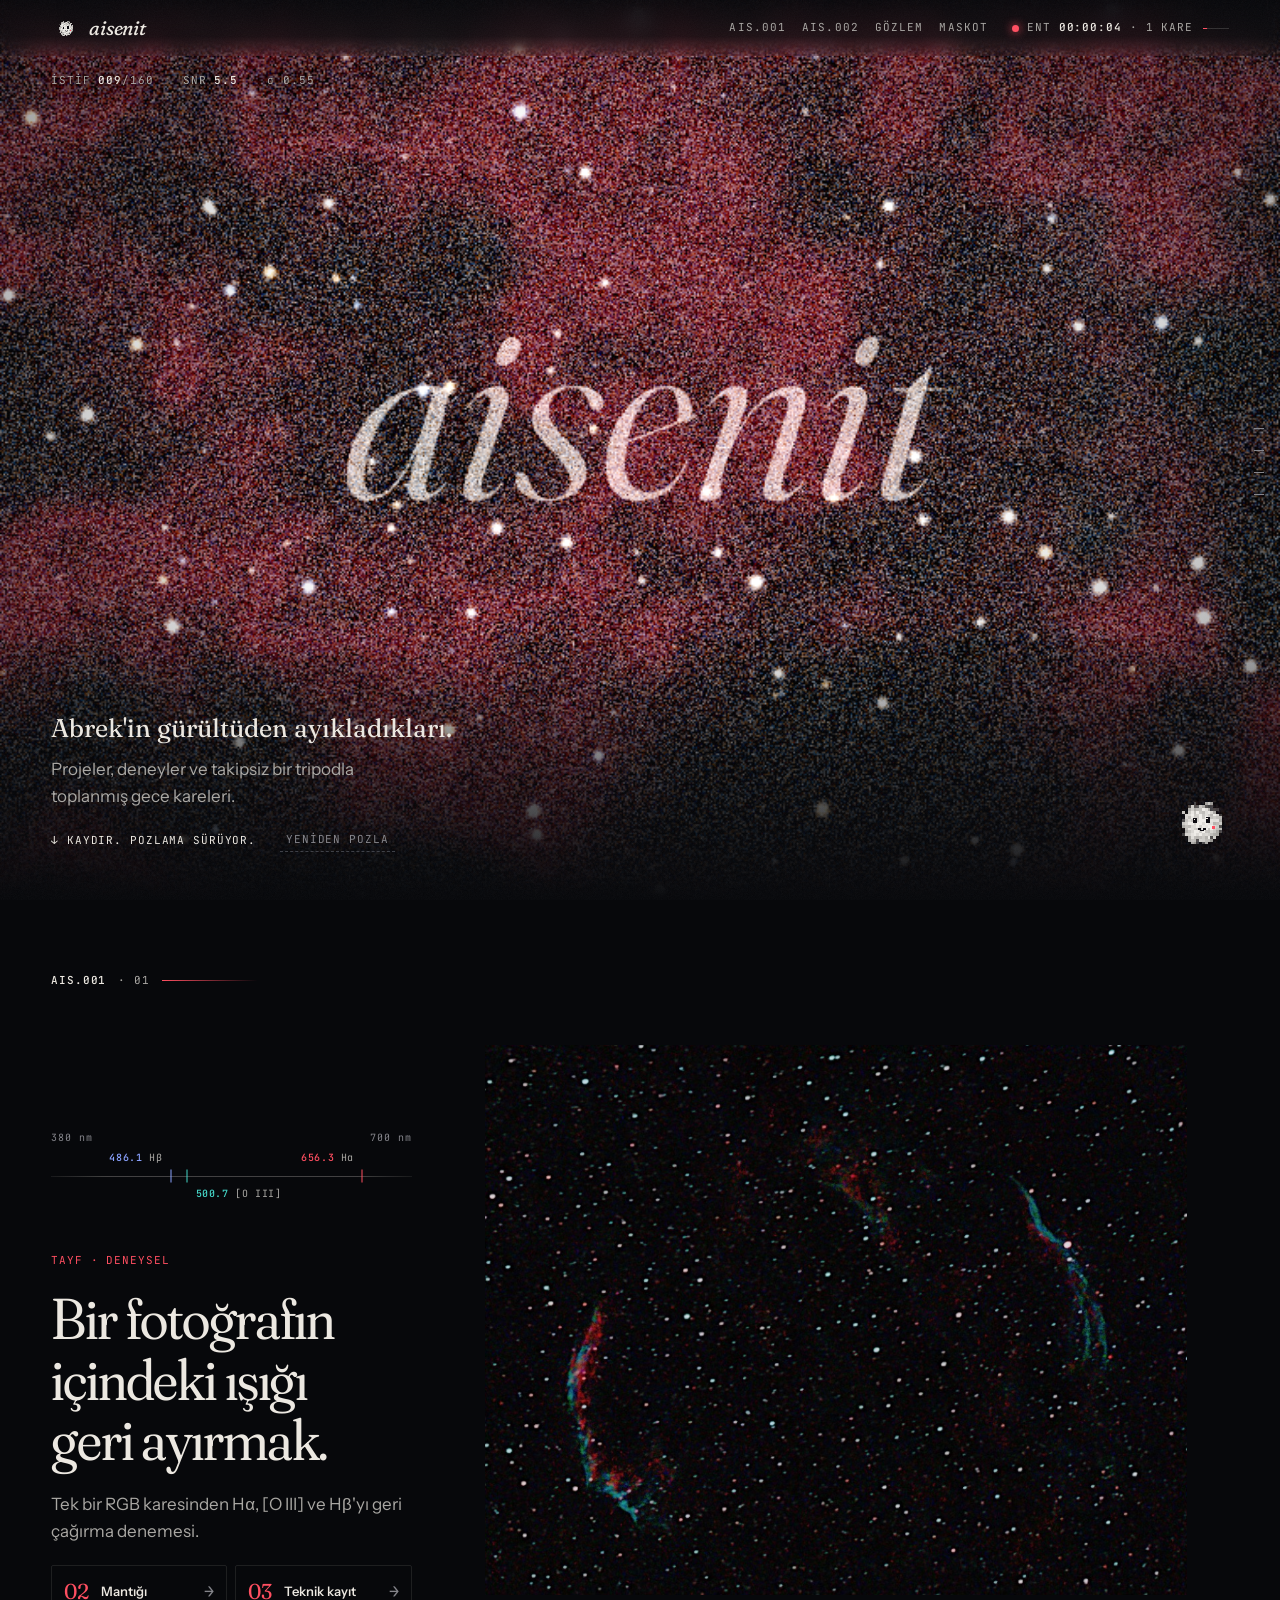
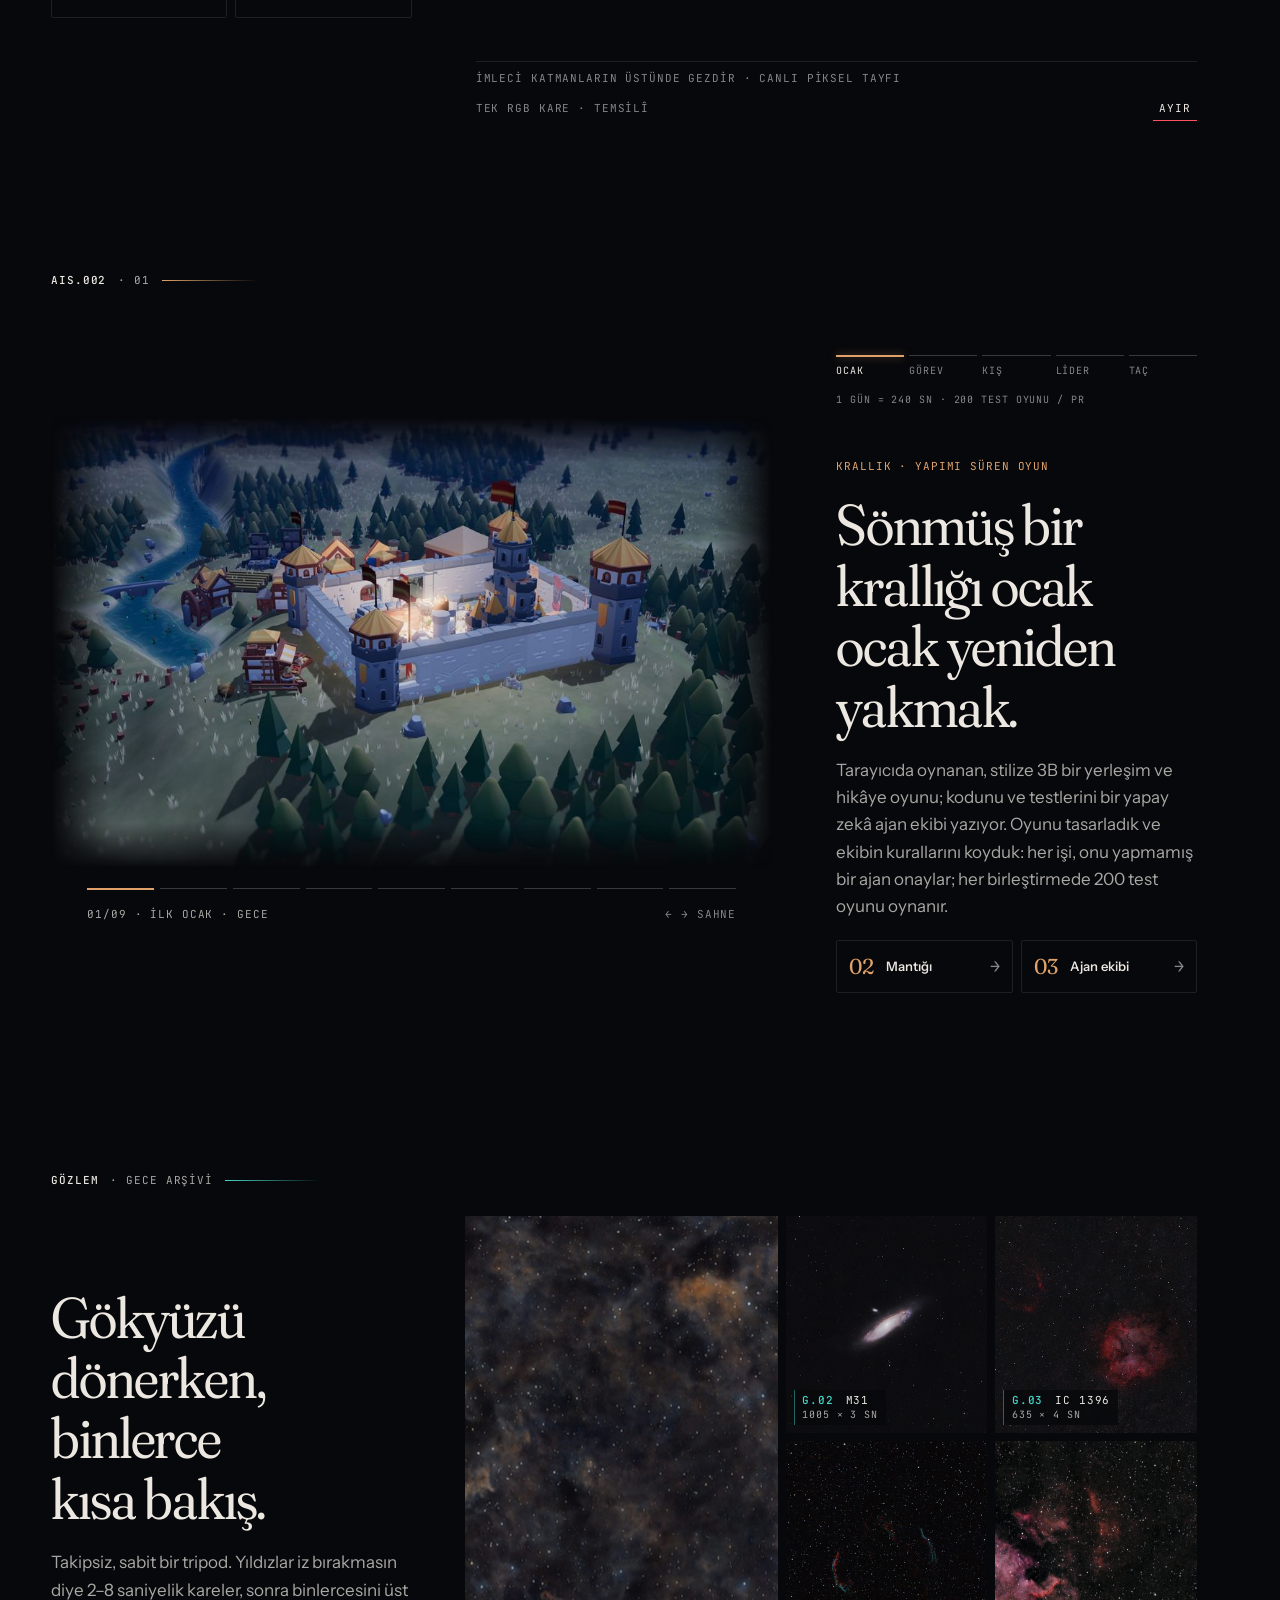
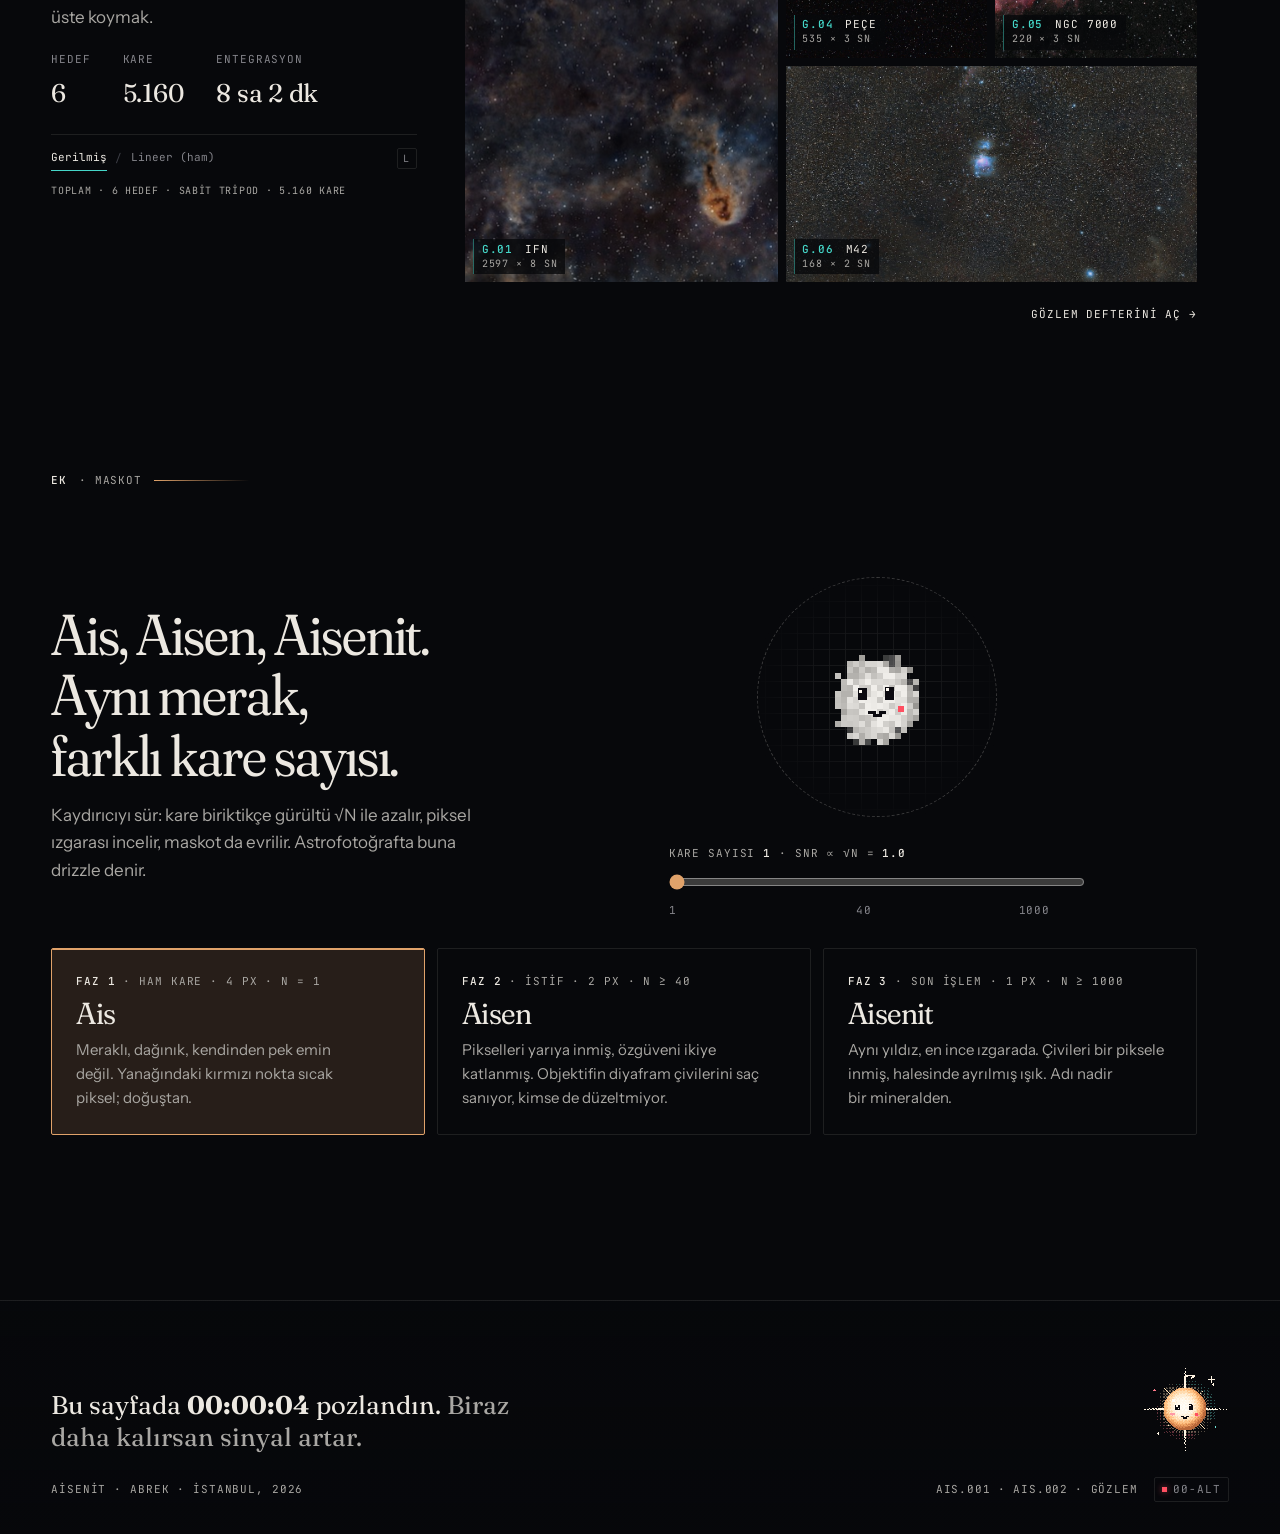
<file: index.html>
<!doctype html>
<html lang="tr" class="kilitli">
<head>
  <meta charset="utf-8">
  <meta name="viewport" content="width=device-width, initial-scale=1">
  <title>Aisenit · Abrek</title>
  <meta name="description" content="Abrek'in projeleri, deneyleri ve takipsiz bir tripodla toplanmış gece kareleri.">
  <meta name="theme-color" content="#07080b">
  <meta property="og:type" content="website">
  <meta property="og:site_name" content="Aisenit">
  <meta property="og:url" content="https://wiseais.github.io/">
  <meta property="og:title" content="Aisenit · Abrek">
  <meta property="og:description" content="Gürültüden ayıklananlar: projeler, deneyler ve takipsiz bir tripodla toplanmış gece kareleri.">
  <meta property="og:image" content="https://wiseais.github.io/assets/img/og.jpg">
  <meta property="og:image:width" content="1200">
  <meta property="og:image:height" content="630">
  <meta property="og:image:alt" content="Integrated Flux Nebula: kahverengi ve mavi toz bulutları">
  <meta property="og:locale" content="tr_TR">
  <meta name="twitter:card" content="summary_large_image">
  <link rel="icon" href="/assets/img/favicon.svg" type="image/svg+xml">
  <link rel="preconnect" href="https://fonts.googleapis.com">
  <link rel="preconnect" href="https://fonts.gstatic.com" crossorigin>
  <link rel="stylesheet" href="https://fonts.googleapis.com/css2?family=Fraunces:ital,opsz,wght,SOFT,WONK@0,9..144,300..700,0..100,0..1;1,9..144,300..700,0..100,0..1&family=Instrument+Sans:wght@400..600&family=JetBrains+Mono:wght@400;500&display=swap">
  <link rel="stylesheet" href="/assets/css/site.css?v=20261127a">
  <link rel="stylesheet" href="/assets/css/sayfalar/ana.css?v=20261127a">
  <script type="module" src="/assets/js/main.js?v=20261127a"></script>
</head>
<body data-ekran="giris">
  <gok-atmosfer></gok-atmosfer>
  <a class="atla" href="#icerik">İçeriğe geç</a>

  <header class="ust">
    <a class="marka" href="/" aria-label="Aisenit ana sayfa"><ais-maskot faz="ais" boyut="30"></ais-maskot><span>aisenit</span></a>
    <nav class="ust-nav" aria-label="Ana gezinme" data-ray>
      <a href="#ais-001">AIS.001</a>
      <a href="#ais-002">AIS.002</a>
      <a href="#gozlem">Gözlem</a>
      <a href="#maskot">Maskot</a>
    </nav>
    <button type="button" class="entegrasyon veri" data-entegrasyon aria-expanded="false" aria-controls="ent-fis" title="Bu oturumda geçirdiğin süre. Her 4 saniye bir kare sayılır.">
      <span class="uzun">ENT</span> <b data-sure>00:00:00</b> <span class="uzun">· <span data-kare>0</span> kare</span>
      <span class="ent-serit" aria-hidden="true"><i></i></span>
    </button>
  </header>

  <aside class="ent-fis veri" id="ent-fis" data-ent-fis hidden aria-label="Oturum pozlama özeti">
    <p class="ent-fis-bas" data-ent-fis-bas>OTURUM · 0 KARE · √N = 1.0</p>
    <p class="ent-fis-durum" data-ent-fis-durum>Henüz tek kare sayılırsın. Gürültü yüksek.</p>
  </aside>

  <ol class="ray veri" data-ray aria-label="Bölümler">
    <li><a href="#giris"><span>00 · Giriş</span></a></li>
    <li><a href="#ais-001"><span>AIS.001 · Tayf</span></a></li>
    <li><a href="#ais-002"><span>AIS.002 · Krallık</span></a></li>
    <li><a href="#gozlem"><span>Gözlem</span></a></li>
    <li><a href="#maskot"><span>Maskot</span></a></li>
  </ol>

  <main id="icerik">

    <section class="ekran giris" id="giris" data-no="00" data-ais-hedef=".giris" data-ais-konum="1 1 -78 -78" data-ais-sozler='["Merhaba, ben Ais. Tutup fırlatabilirsin; kenarlardan sekerim, alışkınım.", "Bu gürültü benim değil, sensörün. Çoğunlukla.", "Yukarıdaki harfler 160 karede netleşiyor. Ben tek karedeyim, idare et.", "Yeniden pozla dersen harfler sıfırlanır. Ben sıfırlanmam, hafızam var.", "Aşağıda işler ciddileşiyor. Yine de gelirim."]'>
      <istif-tuvali metin="aisenit" kare="160" data-istif></istif-tuvali>
      <h1 class="gizli">Aisenit</h1>

      <p class="giris-olcum veri">
        <span class="giris-olcum-veri" aria-hidden="true">İSTİF <b data-istif-kare>000</b>/160 <span class="ayrac">·</span> SNR <b data-istif-snr>0.0</b> <span class="ayrac">·</span> <span class="kucuk-harf">σ</span> 0.55</span>
        <span class="giris-clip-not" data-istif-clip role="status" aria-live="polite" hidden>UYDU İZİ · <span class="kucuk-harf">σ</span>-CLIP REDDETTİ</span>
        <span class="giris-uyari" data-istif-uyari role="status" aria-live="polite" hidden><span class="giris-uyari-metin" data-istif-uyari-metin>1 kare kirli ·</span> <button type="button" class="giris-at" data-istif-at>[At]</button></span>
      </p>

      <div class="giris-alt">
        <p class="giris-soz" data-belir>Abrek'in gürültüden ayıkladıkları.</p>
        <p class="giris-not" data-belir style="--sira:1">Projeler, deneyler ve takipsiz bir tripodla toplanmış gece kareleri.</p>
        <div class="giris-eylem" data-belir style="--sira:2">
          <a class="asagi veri" href="#ais-001"><span aria-hidden="true">↓</span> Kaydır. Pozlama sürüyor.</a>
          <button class="yeniden veri" type="button" data-yeniden>Yeniden pozla</button>
        </div>
      </div>

    </section>

    <section class="ekran proje proje-001" id="ais-001" data-no="01" style="--vurgu: var(--ha)" data-ais-hedef=".proje-gorsel" data-ais-konum="0.93 0.1" data-ais-sozler='["Tek RGB karesinden üç ayrı gaz çıkarıyoruz. Ben tek kareden kendimi zor çıkarıyorum.", "Hα kırmızı, [O III] turkuaz. Ben hangisiyim, hâlâ tartışmalı.", "Üçe ayrılınca daha mı net oluyorsun? Denemeye korkuyorum.", "Görselin üstüne fırlat beni istersen. Kanal kayması nasıl olurmuş gör."]'>
      <p class="kunye veri"><b>AIS.001</b> · 01</p>

      <div class="proje-gorsel" data-belir>
        <kanal-ayrimi src="/assets/img/gozlem/veil-2400.jpg" kirp="0.27 0.28 0.44 0.48" alt="Peçe bulutsusunun yayları"></kanal-ayrimi>
      </div>

      <div class="proje-metin">
        <div class="enstruman-ust" data-belir>
          <div class="emisyon-cetvel veri" aria-label="Görünür tayf emisyon çizgileri: 380–700 nanometre">
            <div class="cetvel-eksen" aria-hidden="true">
              <span class="cetvel-uc">380 <span class="kucuk-harf">nm</span></span>
              <span class="cetvel-uc">700 <span class="kucuk-harf">nm</span></span>
            </div>
            <div class="cetvel-hat">
              <span class="cetvel-centik cetvel-ust cetvel-sol" data-cetvel="hb" style="--pos:33.16%;--c:#8aa2ff">
                <i aria-hidden="true"></i>
                <span class="cetvel-etiket"><b>486.1</b> <span class="kucuk-harf">Hβ</span></span>
              </span>
              <span class="cetvel-centik cetvel-alt cetvel-sag" data-cetvel="oiii" style="--pos:37.72%;--c:var(--oiii)">
                <i aria-hidden="true"></i>
                <span class="cetvel-etiket"><b>500.7</b> <span class="kucuk-harf">[O&nbsp;III]</span></span>
              </span>
              <span class="cetvel-centik cetvel-ust cetvel-sol" data-cetvel="ha" style="--pos:86.34%;--c:var(--ha)">
                <i aria-hidden="true"></i>
                <span class="cetvel-etiket"><b>656.3</b> <span class="kucuk-harf">Hα</span></span>
              </span>
            </div>
          </div>
        </div>

        <div class="proje-govde">
          <p class="proje-ad veri" data-belir>Tayf · deneysel</p>
          <h2 data-belir style="--sira:1">Bir fotoğrafın içindeki ışığı geri ayırmak.</h2>
          <p class="proje-ozet" data-belir style="--sira:2">Tek bir RGB karesinden Hα, [O&nbsp;III] ve Hβ'yı geri çağırma denemesi.</p>
          <nav class="kapilar ince" aria-label="AIS.001 derinlikleri" data-belir style="--sira:3">
            <a class="kapi" href="/ais-001/02/"><span class="kapi-no">02</span><span class="kapi-ad">Mantığı</span><span class="kapi-ok" aria-hidden="true">→</span></a>
            <a class="kapi" href="/ais-001/03/"><span class="kapi-no">03</span><span class="kapi-ad">Teknik kayıt</span><span class="kapi-ok" aria-hidden="true">→</span></a>
          </nav>
        </div>
      </div>
    </section>

    <section class="ekran proje proje-002" id="ais-002" data-no="01" style="--vurgu: var(--toz)" data-ais-hedef=".krallik-kare" data-ais-konum="0.655 0.07" data-ais-fener data-ais-sozler='["Oyunda fenerdeyim. Yardım ettikçe sönüyorum, burada şarj oluyorum.", "Yanımdaki köylü %20 hızlı çalışıyor. Sadece bakıyorum, işe yarıyor.", "Her değişiklikte 200 test oyunu oynanıyor. Bazılarında kaleyi yakıyorlar.", "Krallık çökerse dünyayı bir kez durdururum. İkincisine ışığım yetmez."]'>
      <p class="kunye veri"><b>AIS.002</b> · 01</p>

      <div class="proje-gorsel" data-belir>
        <krallik-sahne></krallik-sahne>
      </div>

      <div class="proje-metin">
        <div class="enstruman-ust" data-belir>
          <div class="krallik-dongu veri" aria-label="Krallık sahne döngüsü">
            <ol class="dongu-serit">
              <li><button type="button" class="dongu-adim etkin" data-dongu="gece" data-sahne-indeks="0" aria-pressed="true">OCAK</button></li>
              <li><button type="button" class="dongu-adim" data-dongu="gorev" data-sahne-indeks="2" aria-pressed="false">GÖREV</button></li>
              <li><button type="button" class="dongu-adim" data-dongu="kis" data-sahne-indeks="4" aria-pressed="false">KIŞ</button></li>
              <li><button type="button" class="dongu-adim" data-dongu="lider" data-sahne-indeks="7" aria-pressed="false">LİDER</button></li>
              <li><button type="button" class="dongu-adim" data-dongu="tac" data-sahne-indeks="8" aria-pressed="false">TAÇ</button></li>
            </ol>
            <p class="krallik-sistem">1 GÜN = 240 SN · 200 TEST OYUNU / PR</p>
          </div>
        </div>

        <div class="proje-govde">
          <p class="proje-ad veri" data-belir>Krallık · yapımı süren oyun</p>
          <h2 data-belir style="--sira:1">Sönmüş bir krallığı ocak ocak yeniden yakmak.</h2>
          <p class="proje-ozet" data-belir style="--sira:2">Tarayıcıda oynanan, stilize 3B bir yerleşim ve hikâye oyunu; kodunu ve testlerini bir yapay zekâ ajan ekibi yazıyor. Oyunu tasarladık ve ekibin kurallarını koyduk: her işi, onu yapmamış bir ajan onaylar; her birleştirmede 200 test oyunu oynanır.</p>
          <nav class="kapilar ince" aria-label="AIS.002 derinlikleri" data-belir style="--sira:3">
            <a class="kapi" href="/ais-002/02/"><span class="kapi-no">02</span><span class="kapi-ad">Mantığı</span><span class="kapi-ok" aria-hidden="true">→</span></a>
            <a class="kapi" href="/ais-002/03/"><span class="kapi-no">03</span><span class="kapi-ad">Ajan ekibi</span><span class="kapi-ok" aria-hidden="true">→</span></a>
          </nav>
        </div>
      </div>
    </section>

    <section class="ekran gozlem-ozet" id="gozlem" data-no="G" style="--vurgu: var(--oiii)" data-ais-hedef=".gozlem-telemetri" data-ais-konum="0.08 1 0 68" data-ais-sozler='["Dört gece, 2.597 kare. Ben ilk karede sıkılmıştım.", "Andromeda her baktığımda biraz yaklaşmış gibi geliyor. Çünkü yaklaşıyor.", "Hepsi takipsiz tripodla. Gökyüzü kaçıyor, kısa kısa yakalıyoruz.", "Bazen kadrajdan Starlink geçiyor. Onları istiften atıyoruz; kibar bir şekilde."]'>
      <p class="kunye veri"><b>GÖZLEM</b> · gece arşivi</p>

      <div class="gozlem-bas">
        <h2 data-belir>Gökyüzü dönerken, binlerce kısa bakış.</h2>
        <p data-belir style="--sira:1">Takipsiz, sabit bir tripod. Yıldızlar iz bırakmasın diye 2–8 saniyelik kareler, sonra binlercesini üst üste koymak.</p>
        <dl class="toplam veri" data-belir style="--sira:2">
          <div><dt>Hedef</dt><dd>6</dd></div>
          <div><dt>Kare</dt><dd>5.160</dd></div>
          <div><dt>Entegrasyon</dt><dd>8 sa 2 dk</dd></div>
        </dl>
        <div class="gozlem-araclar" data-belir style="--sira:3">
          <div class="gozlem-mod veri" role="group" aria-label="Görüntü tonu">
            <button type="button" data-gozlem-mod="gerilmis" class="etkin" aria-pressed="true">Gerilmiş</button>
            <span class="gozlem-mod-ayrac" aria-hidden="true">/</span>
            <button type="button" data-gozlem-mod="lineer" aria-pressed="false">Lineer (ham)</button>
            <span class="gozlem-mod-tus" aria-hidden="true">L</span>
          </div>
          <p class="gozlem-telemetri veri" data-gozlem-telemetri>TOPLAM · 6&nbsp;HEDEF · SABİT&nbsp;TRİPOD · 5.160&nbsp;KARE</p>
        </div>
      </div>

      <gozlem-masa class="mozaik">
        <a class="kare kare-buyuk" href="/gozlem/#ifn" data-belir style="--sira:1" data-kod="G.01" data-hedef="IFN" data-takimyildiz="Cepheus" data-yer="Eşkel" data-optik="75&nbsp;mm&nbsp;f/1.8" data-poz="2597&nbsp;×&nbsp;8&nbsp;sn">
          <img src="/assets/img/gozlem/ifn-1000.jpg" srcset="/assets/img/gozlem/ifn-1000.jpg 1000w, /assets/img/gozlem/ifn-2400.jpg 2400w" sizes="(max-width: 760px) 100vw, 40vw" alt="Integrated Flux Nebula: LBN 552 ve LDN 1228 çevresinde kahverengi ve mavi toz bulutları" loading="lazy">
          <span class="kare-etiket veri">
            <span class="kare-ust"><b>G.01</b> <span lang="en">IFN</span></span>
            <span class="kare-poz">2597&nbsp;×&nbsp;8&nbsp;sn</span>
          </span>
        </a>
        <a class="kare" href="/gozlem/#andromeda" data-belir style="--sira:2" data-kod="G.02" data-hedef="M31 Andromeda" data-takimyildiz="Andromeda" data-yer="Eşkel" data-optik="75&nbsp;mm&nbsp;f/1.8" data-poz="1005&nbsp;×&nbsp;3&nbsp;sn">
          <img src="/assets/img/gozlem/andromeda-1000.jpg" alt="Andromeda galaksisi, yıldız alanının ortasında eğik bir ışık diski" loading="lazy">
          <span class="kare-etiket veri">
            <span class="kare-ust"><b>G.02</b> <span lang="en">M31</span></span>
            <span class="kare-poz">1005&nbsp;×&nbsp;3&nbsp;sn</span>
          </span>
        </a>
        <a class="kare" href="/gozlem/#hortum" data-belir style="--sira:3" data-kod="G.03" data-hedef="Fil Hortumu" data-takimyildiz="Cepheus" data-yer="İstanbul" data-optik="75&nbsp;mm&nbsp;f/1.8" data-poz="635&nbsp;×&nbsp;4&nbsp;sn">
          <img src="/assets/img/gozlem/elep-1000.jpg" alt="Fil Hortumu bulutsusu, IC 1396 çevresinde kırmızı H-alfa bulutu" loading="lazy">
          <span class="kare-etiket veri">
            <span class="kare-ust"><b>G.03</b> <span lang="en">IC 1396</span></span>
            <span class="kare-poz">635&nbsp;×&nbsp;4&nbsp;sn</span>
          </span>
        </a>
        <a class="kare" href="/gozlem/#veil" data-belir style="--sira:4" data-kod="G.04" data-hedef="Peçe Bulutsusu" data-takimyildiz="Kuğu" data-yer="İstanbul" data-optik="75&nbsp;mm&nbsp;f/1.6" data-poz="535&nbsp;×&nbsp;3&nbsp;sn">
          <img src="/assets/img/gozlem/veil-1000.jpg" alt="Peçe bulutsusu, yıldız alanının içinde kırmızı ve turkuaz iki ince yay" loading="lazy">
          <span class="kare-etiket veri">
            <span class="kare-ust"><b>G.04</b> Peçe</span>
            <span class="kare-poz">535&nbsp;×&nbsp;3&nbsp;sn</span>
          </span>
        </a>
        <a class="kare" href="/gozlem/#ngc7000" data-belir style="--sira:5" data-kod="G.05" data-hedef="Kuzey Amerika" data-takimyildiz="Kuğu" data-yer="İstanbul" data-optik="75&nbsp;mm&nbsp;f/1.8" data-poz="220&nbsp;×&nbsp;3&nbsp;sn">
          <img src="/assets/img/gozlem/ngc7000-1000.jpg" alt="Kuzey Amerika bulutsusu NGC 7000 ve yanında Pelikan bulutsusu" loading="lazy">
          <span class="kare-etiket veri">
            <span class="kare-ust"><b>G.05</b> <span lang="en">NGC 7000</span></span>
            <span class="kare-poz">220&nbsp;×&nbsp;3&nbsp;sn</span>
          </span>
        </a>
        <a class="kare kare-genis" href="/gozlem/#m42" data-belir style="--sira:6" data-kod="G.06" data-hedef="Orion Bulutsusu" data-takimyildiz="Avcı" data-yer="Marmara Ereğlisi" data-optik="75&nbsp;mm&nbsp;f/1.8" data-poz="168&nbsp;×&nbsp;2&nbsp;sn">
          <img src="/assets/img/gozlem/m42-1000.jpg" alt="Orion bulutsusu, yıldız alanının ortasında mavi-pembe bir parıltı" loading="lazy">
          <span class="kare-etiket veri">
            <span class="kare-ust"><b>G.06</b> <span lang="en">M42</span></span>
            <span class="kare-poz">168&nbsp;×&nbsp;2&nbsp;sn</span>
          </span>
        </a>
      </gozlem-masa>

      <a class="gozlem-git veri" href="/gozlem/" data-belir>Gözlem defterini aç <span aria-hidden="true">→</span></a>
    </section>

    <section class="ekran maskot-ekran" id="maskot" data-no="M" style="--vurgu: var(--toz)" data-ais-hedef=".evrim-sahne ais-maskot" data-ais-konum="0.5 0.5" data-ais-ev>
      <p class="kunye veri"><b>EK</b> · maskot</p>

      <div class="maskot-bas">
        <h2 data-belir>Ais, Aisen, Aisenit. Aynı merak, farklı kare sayısı.</h2>
        <p data-belir style="--sira:1">Kaydırıcıyı sür: kare biriktikçe gürültü √N ile azalır, piksel ızgarası incelir, maskot da evrilir. Astrofotoğrafta buna drizzle denir.</p>
      </div>

      <maskot-evrim>
        <div class="evrim-sahne" data-izgara="16">
          <ais-maskot faz="ais" boyut="180" konus kendiliginden data-evrim-maskot></ais-maskot>
        </div>
        <div class="evrim-kontrol">
          <label class="veri" for="kare-sayisi">Kare sayısı <b data-evrim-n>1</b> · SNR ∝ √N = <b data-evrim-snr>1.0</b></label>
          <input id="kare-sayisi" type="range" min="0" max="1000" value="0" step="1" data-evrim-girdi>
          <ol class="evrim-olcek veri" aria-hidden="true"><li style="--x:0">1</li><li style="--x:.469">40</li><li style="--x:.879">1000</li></ol>
        </div>
      </maskot-evrim>

      <ol class="fazlar">
        <li class="faz" data-belir data-faz-kart="ais">
          <p class="veri"><b>Faz 1</b> · ham kare · 4 px · N = 1</p>
          <h3>Ais</h3>
          <p>Meraklı, dağınık, kendinden pek emin değil. Yanağındaki kırmızı nokta sıcak piksel; doğuştan.</p>
        </li>
        <li class="faz" data-belir style="--sira:1" data-faz-kart="aisen">
          <p class="veri"><b>Faz 2</b> · istif · 2 px · N ≥ 40</p>
          <h3>Aisen</h3>
          <p>Pikselleri yarıya inmiş, özgüveni ikiye katlanmış. Objektifin diyafram çivilerini saç sanıyor, kimse de düzeltmiyor.</p>
        </li>
        <li class="faz" data-belir style="--sira:2" data-faz-kart="aisenit">
          <p class="veri"><b>Faz 3</b> · son işlem · 1 px · N ≥ 1000</p>
          <h3>Aisenit</h3>
          <p>Aynı yıldız, en ince ızgarada. Çivileri bir piksele inmiş, halesinde ayrılmış ışık. Adı nadir bir mineralden.</p>
        </li>
      </ol>
    </section>
  </main>

  <ais-maskot data-yol-arkadasi faz="ais" boyut="84" konus></ais-maskot>

  <footer class="alt">
    <div class="alt-ust">
      <p class="alt-soz">Bu sayfada <b data-sure>00:00:00</b> pozlandın. <span class="isik-2">Biraz daha kalırsan sinyal artar.</span></p>
      <ais-maskot faz="aisenit" boyut="88" konus data-sozler='["Aisenit · nadir mineral. Sertlik: Mohs 7. Sabır: 2597 × 8 sn.", "Sıcak pikselim hâlâ yerinde. Bazı şeyler kalibre edilmez.", "Sayfa bitti. Ama sensör hâlâ açık; aşağıyı biraz daha zorlayabilirsin."]'></ais-maskot>
    </div>
    <div class="alt-satir veri">
      <span>aisenit · Abrek · İstanbul, 2026</span>
      <span class="alt-baglar">
        <a href="/ais-001/02/">AIS.001</a> · <a href="/ais-002/02/">AIS.002</a> · <a href="/gozlem/">Gözlem</a>
        <button type="button" class="kk-tetik veri" data-kk-tetik title="Karanlık kare (3 kez dokun veya basılı tut)"><span class="kk-nokta" aria-hidden="true"></span>00-ALT</button>
      </span>
    </div>
  </footer>
<script data-goatcounter="https://wiseais.goatcounter.com/count" async src="//gc.zgo.at/count.js"></script>
</body>
</html>
</file>
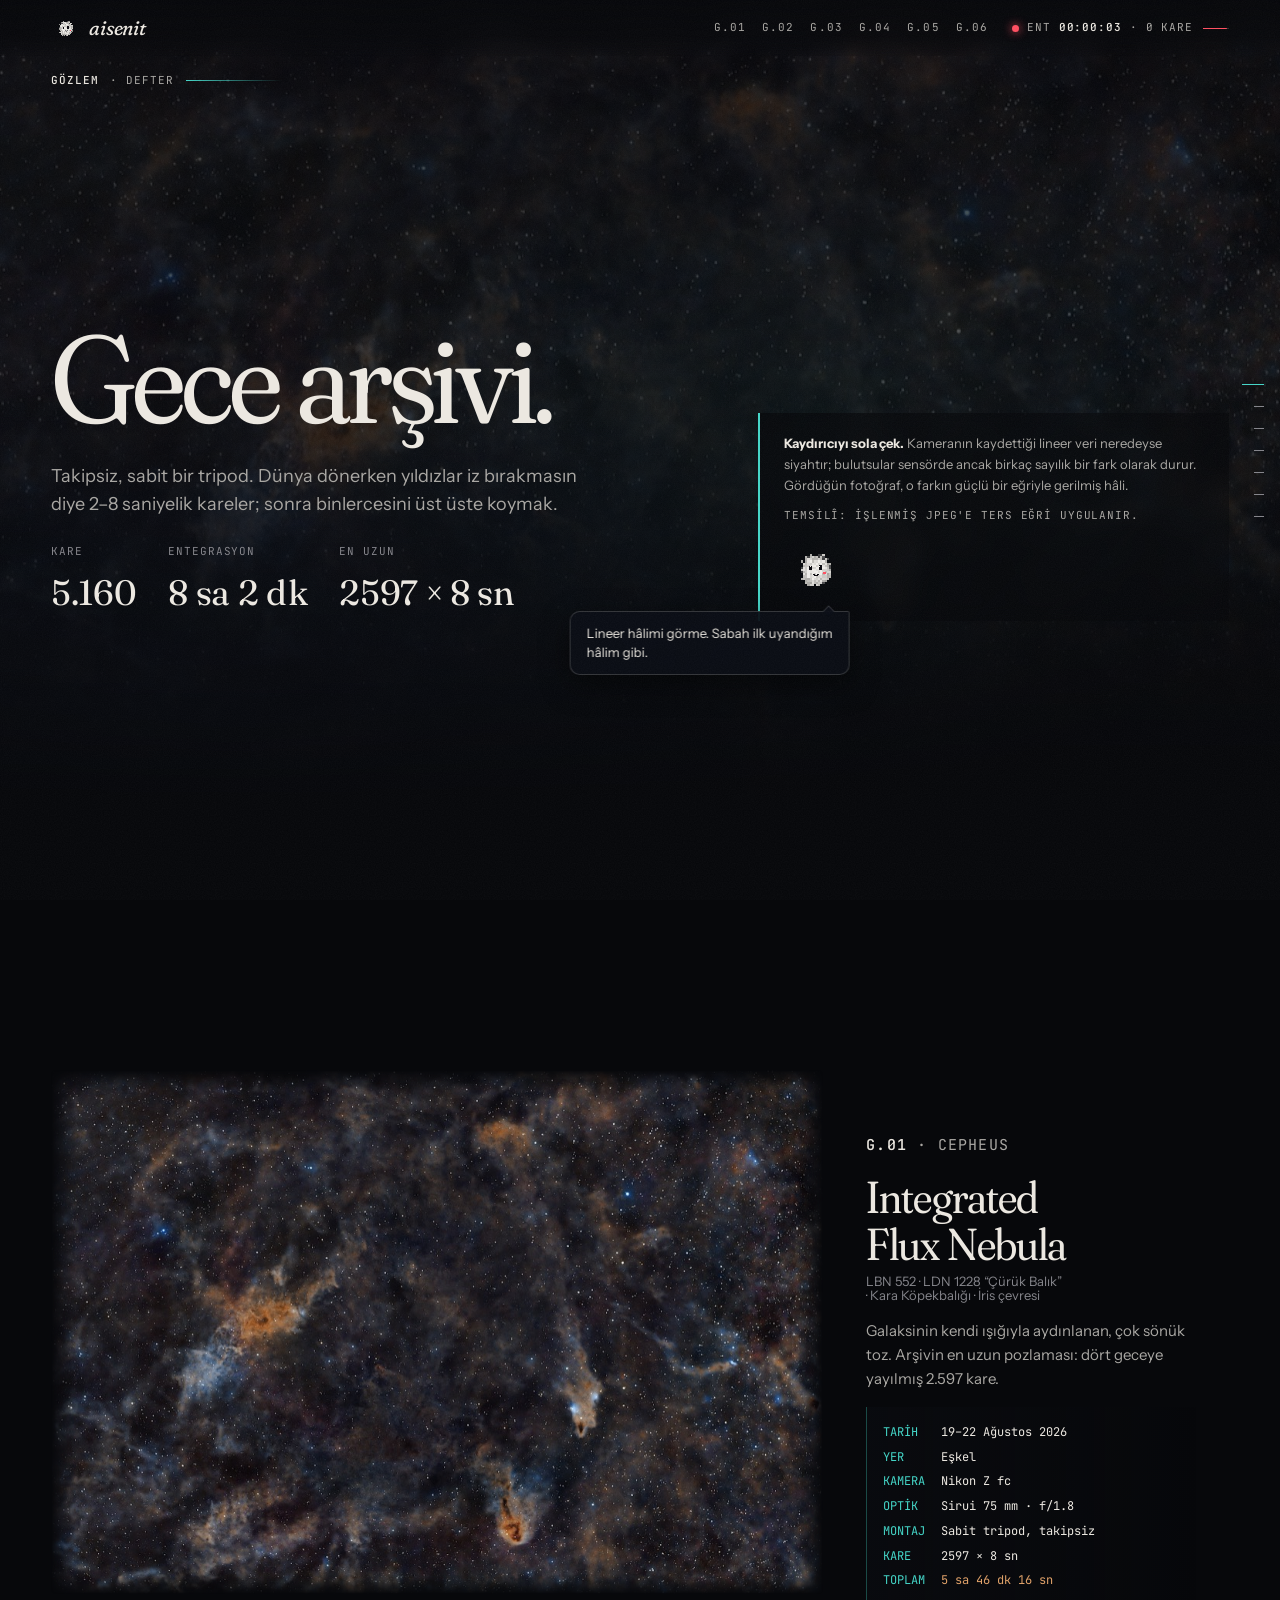
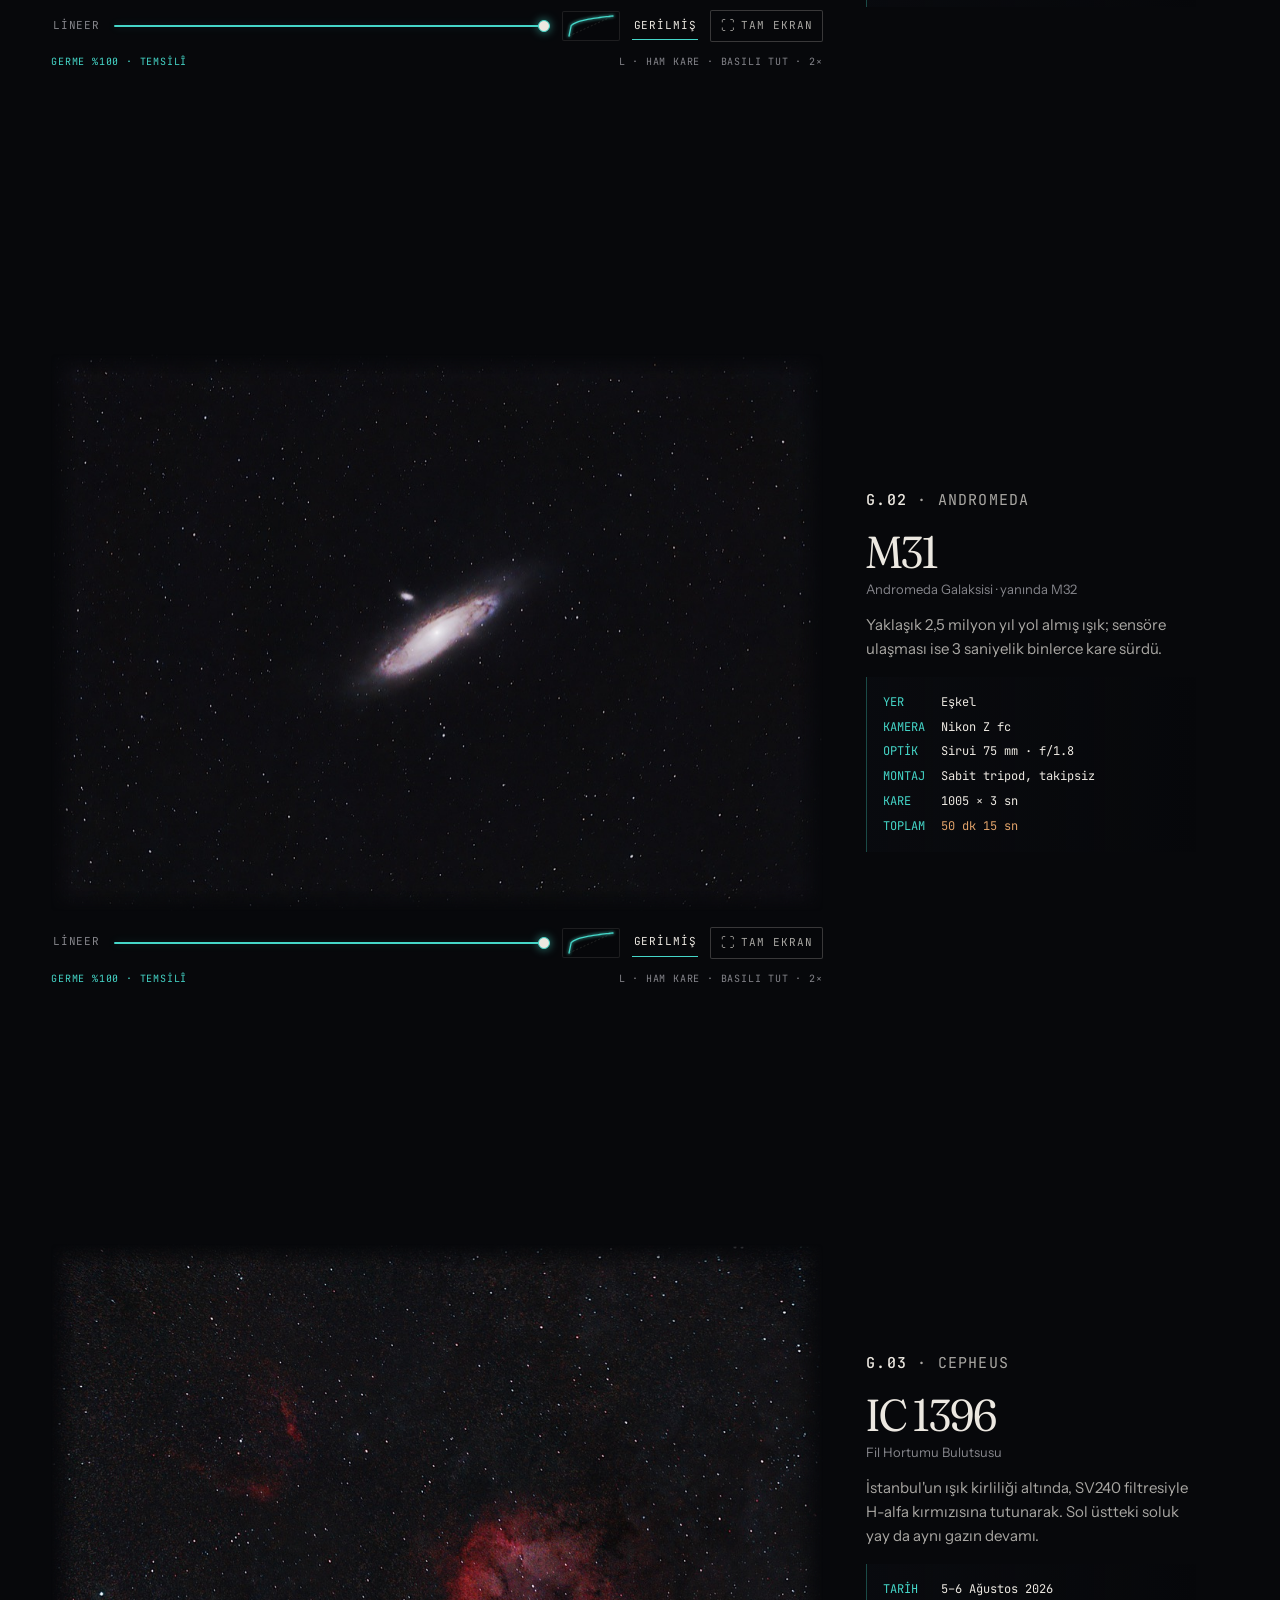
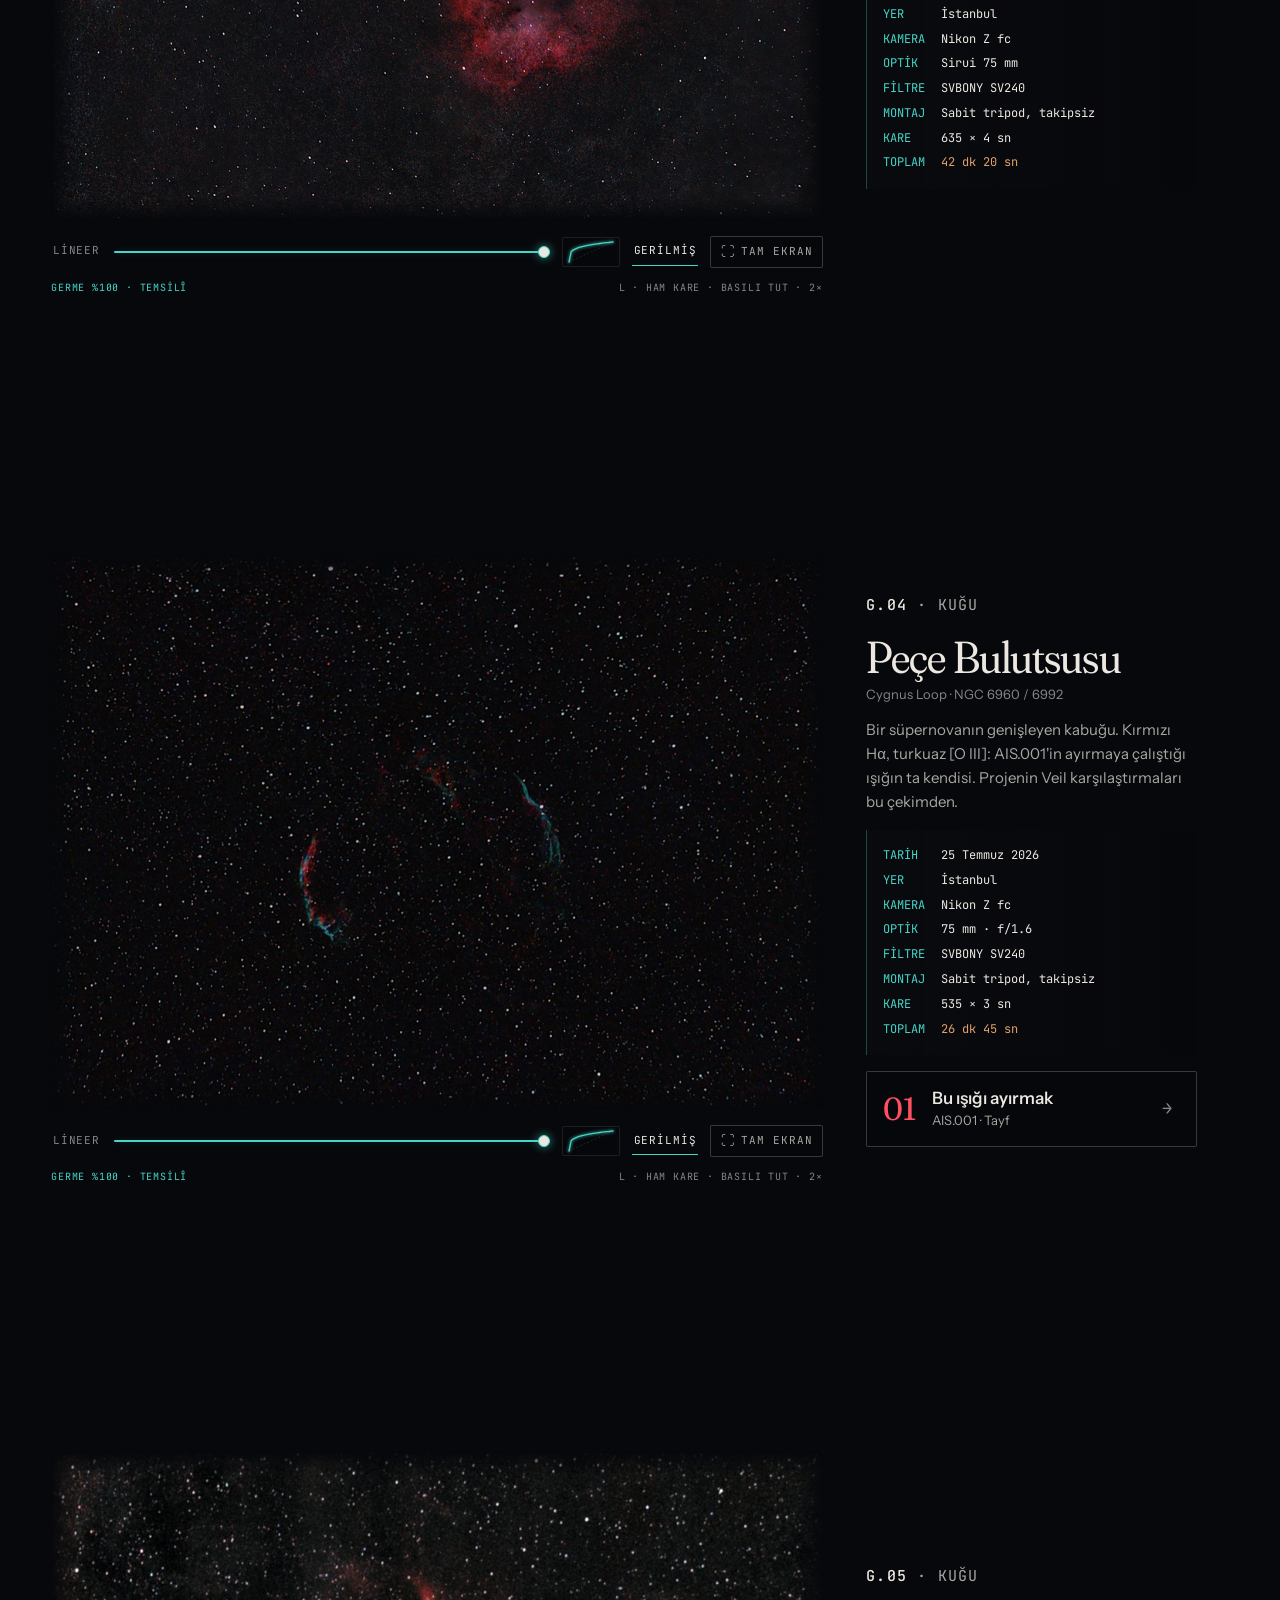
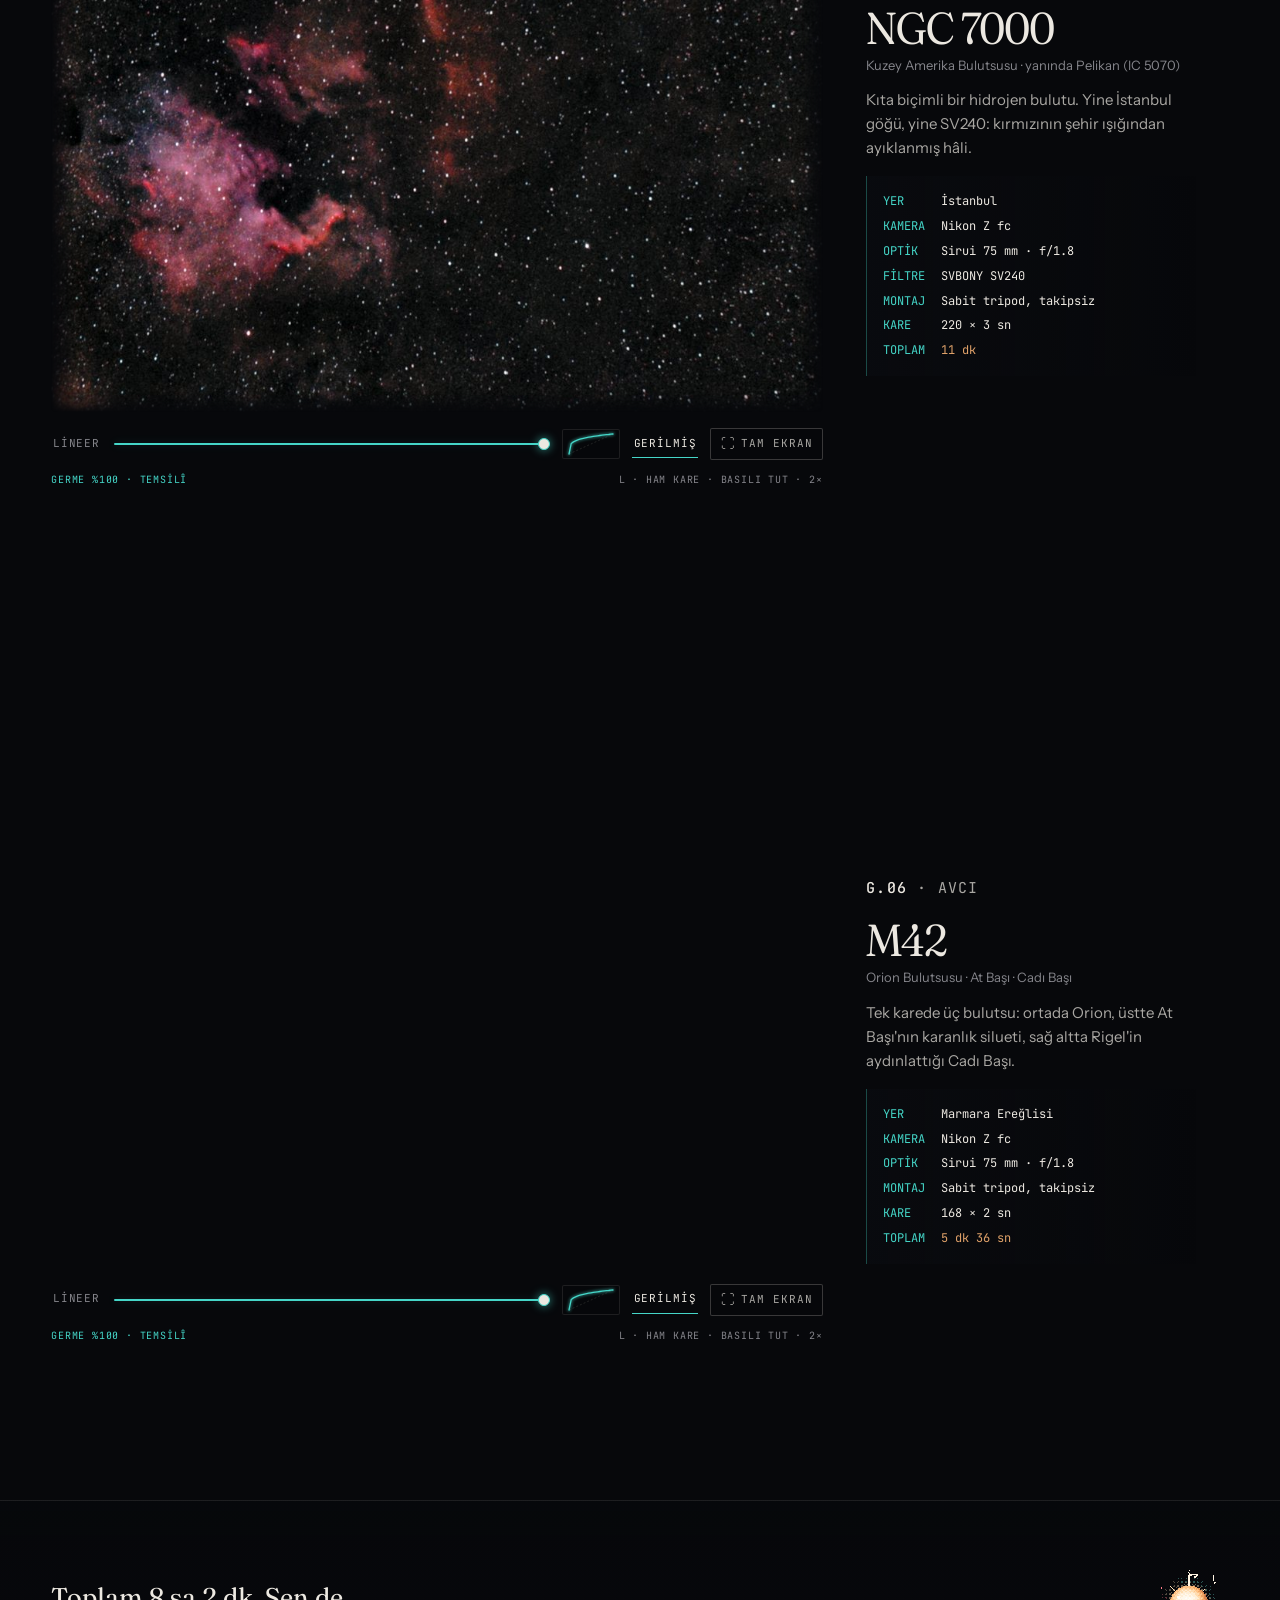
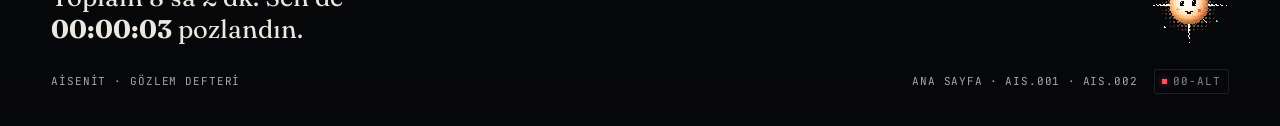
<file: gozlem/index.html>
<!doctype html>
<html lang="tr" class="kilitli">
<head>
  <meta charset="utf-8">
  <meta name="viewport" content="width=device-width, initial-scale=1">
  <title>Gözlem defteri · Aisenit</title>
  <meta name="description" content="Takipsiz, sabit bir tripodla İstanbul, Eşkel ve Marmara Ereğlisi'nden toplanan altı astrofotoğraf: IFN, Andromeda, Fil Hortumu, Peçe, Kuzey Amerika ve Orion bulutsuları.">
  <meta name="theme-color" content="#07080b">
  <meta property="og:type" content="website">
  <meta property="og:site_name" content="Aisenit">
  <meta property="og:url" content="https://wiseais.github.io/gozlem/">
  <meta property="og:title" content="Gözlem defteri · Aisenit">
  <meta property="og:description" content="Takipsiz bir tripodla altı hedef, 5.160 kare, 8 saatlik gece.">
  <meta property="og:image" content="https://wiseais.github.io/assets/img/og.jpg">
  <meta property="og:image:width" content="1200">
  <meta property="og:image:height" content="630">
  <meta property="og:image:alt" content="Integrated Flux Nebula: kahverengi ve mavi toz bulutları">
  <meta property="og:locale" content="tr_TR">
  <meta name="twitter:card" content="summary_large_image">
  <link rel="icon" href="/assets/img/favicon.svg" type="image/svg+xml">
  <link rel="preconnect" href="https://fonts.googleapis.com">
  <link rel="preconnect" href="https://fonts.gstatic.com" crossorigin>
  <link rel="stylesheet" href="https://fonts.googleapis.com/css2?family=Fraunces:ital,opsz,wght,SOFT,WONK@0,9..144,300..700,0..100,0..1;1,9..144,300..700,0..100,0..1&family=Instrument+Sans:wght@400..600&family=JetBrains+Mono:wght@400;500&display=swap">
  <link rel="stylesheet" href="/assets/css/site.css?v=20261127a">
  <link rel="stylesheet" href="/assets/css/sayfalar/gozlem.css?v=20261127a">
  <script type="module" src="/assets/js/main.js?v=20261127a"></script>
</head>
<body style="--vurgu: var(--oiii)" data-sayfa="gozlem" data-ekran="kapak">
  <gok-atmosfer></gok-atmosfer>
  <a class="atla" href="#icerik">İçeriğe geç</a>

  <header class="ust">
    <a class="marka" href="/" aria-label="Aisenit ana sayfa"><ais-maskot faz="ais" boyut="30"></ais-maskot><span>aisenit</span></a>
    <nav class="ust-nav" aria-label="Kareler" data-ray>
      <a href="#ifn">G.01</a>
      <a href="#andromeda">G.02</a>
      <a href="#hortum">G.03</a>
      <a href="#veil">G.04</a>
      <a href="#ngc7000">G.05</a>
      <a href="#m42">G.06</a>
    </nav>
    <button type="button" class="entegrasyon veri" data-entegrasyon aria-expanded="false" aria-controls="ent-fis" title="Bu oturumda geçirdiğin süre. Her 4 saniye bir kare sayılır.">
      <span class="uzun">ENT</span> <b data-sure>00:00:00</b> <span class="uzun">· <span data-kare>0</span> kare</span>
      <span class="ent-serit" aria-hidden="true"><i></i></span>
    </button>
  </header>

  <aside class="ent-fis veri" id="ent-fis" data-ent-fis hidden aria-label="Oturum pozlama özeti">
    <p class="ent-fis-bas" data-ent-fis-bas>OTURUM · 0 KARE · √N = 1.0</p>
    <p class="ent-fis-durum" data-ent-fis-durum>Henüz tek kare sayılırsın. Gürültü yüksek.</p>
  </aside>

  <ol class="ray veri" data-ray aria-label="Kareler">
    <li><a href="#kapak"><span>Defter</span></a></li>
    <li><a href="#ifn"><span>G.01 · IFN</span></a></li>
    <li><a href="#andromeda"><span>G.02 · M31</span></a></li>
    <li><a href="#hortum"><span>G.03 · IC 1396</span></a></li>
    <li><a href="#veil"><span>G.04 · Veil</span></a></li>
    <li><a href="#ngc7000"><span>G.05 · NGC 7000</span></a></li>
    <li><a href="#m42"><span>G.06 · M42</span></a></li>
  </ol>

  <main id="icerik">
    <section class="ekran gozlem-kapak" id="kapak" data-ais-hedef=".ipucu ais-maskot" data-ais-konum="0.5 0.5" data-ais-ev>
      <p class="kunye veri"><b>GÖZLEM</b> · defter</p>
      <div class="gozlem-kapak-metin">
        <h1 data-belir>Gece arşivi.</h1>
        <p data-belir style="--sira:1">Takipsiz, sabit bir tripod. Dünya dönerken yıldızlar iz bırakmasın diye 2–8 saniyelik kareler; sonra binlercesini üst üste koymak.</p>
        <dl class="toplam veri" data-belir style="--sira:2">
          <div><dt>Kare</dt><dd>5.160</dd></div>
          <div><dt>Entegrasyon</dt><dd>8 sa 2 dk</dd></div>
          <div><dt>En uzun</dt><dd>2597 × 8 sn</dd></div>
        </dl>
      </div>
      <div class="ipucu" data-belir style="--sira:3" data-ais-ev>
        <p><b>Kaydırıcıyı sola çek.</b> Kameranın kaydettiği lineer veri neredeyse siyahtır; bulutsular sensörde ancak birkaç sayılık bir fark olarak durur. Gördüğün fotoğraf, o farkın güçlü bir eğriyle gerilmiş hâli.</p>
        <p class="veri">Temsilî: işlenmiş JPEG'e ters eğri uygulanır.</p>
        <ais-maskot faz="ais" boyut="64" konus kendiliginden
          data-sozler='["Lineer hâlimi görme. Sabah ilk uyandığım hâlim gibi.","Ben de bu fotoğraflar gibiyim: önce siyah, sonra gerdirince bir şeyler çıkıyor."]'></ais-maskot>
      </div>
    </section>

    <section class="ekran kayit" id="ifn" data-no="G.01" data-ais-dar="ust" data-ais-hedef=".kayit-kunye" data-ais-konum="0.92 0.06" data-ais-sozler='["Dört gece toz toplamış. Ben bir gecede dağılırdım."]'>
      <germe-foto data-belir src="/assets/img/gozlem/ifn-1000.jpg" buyuk="/assets/img/gozlem/ifn-2400.jpg" alt="Integrated Flux Nebula: LBN 552 ve LDN 1228 çevresinde kahverengi ve mavi toz bulutları, karanlık bulutsu uzantıları"></germe-foto>
      <div class="kayit-kunye">
        <p class="veri" data-belir><b class="oiii">G.01</b> · Cepheus</p>
        <h2 data-belir style="--sira:1">Integrated Flux Nebula <small>LBN 552 · LDN 1228 “Çürük Balık” · Kara Köpekbalığı · İris çevresi</small></h2>
        <p data-belir style="--sira:2">Galaksinin kendi ışığıyla aydınlanan, çok sönük toz. Arşivin en uzun pozlaması: dört geceye yayılmış 2.597 kare.</p>
        <dl class="fits-liste" data-belir style="--sira:3">
          <dt>TARİH</dt><dd>19–22 Ağustos 2026</dd>
          <dt>YER</dt><dd>Eşkel</dd>
          <dt>KAMERA</dt><dd>Nikon Z fc</dd>
          <dt>OPTİK</dt><dd>Sirui 75 mm · f/1.8</dd>
          <dt>MONTAJ</dt><dd>Sabit tripod, takipsiz</dd>
          <dt>KARE</dt><dd>2597 × 8 sn</dd>
          <dt>TOPLAM</dt><dd class="toplam-sure">5 sa 46 dk 16 sn</dd>
        </dl>
      </div>
    </section>

    <section class="ekran kayit" id="andromeda" data-no="G.02" data-ais-dar="ust" data-ais-hedef=".kayit-kunye" data-ais-konum="0.92 0.06" data-ais-sozler='["İki buçuk milyon yıl beklemiş ışık, iki saniye durup bak."]'>
      <germe-foto data-belir src="/assets/img/gozlem/andromeda-1000.jpg" buyuk="/assets/img/gozlem/andromeda-2400.jpg" alt="Andromeda galaksisi M31 ve uydusu M32, yoğun yıldız alanının ortasında eğik bir ışık diski"></germe-foto>
      <div class="kayit-kunye">
        <p class="veri" data-belir><b class="oiii">G.02</b> · Andromeda</p>
        <h2 data-belir style="--sira:1">M31 <small>Andromeda Galaksisi · yanında M32</small></h2>
        <p data-belir style="--sira:2">Yaklaşık 2,5 milyon yıl yol almış ışık; sensöre ulaşması ise 3 saniyelik binlerce kare sürdü.</p>
        <dl class="fits-liste" data-belir style="--sira:3">
          <dt>YER</dt><dd>Eşkel</dd>
          <dt>KAMERA</dt><dd>Nikon Z fc</dd>
          <dt>OPTİK</dt><dd>Sirui 75 mm · f/1.8</dd>
          <dt>MONTAJ</dt><dd>Sabit tripod, takipsiz</dd>
          <dt>KARE</dt><dd>1005 × 3 sn</dd>
          <dt>TOPLAM</dt><dd class="toplam-sure">50 dk 15 sn</dd>
        </dl>
      </div>
    </section>

    <section class="ekran kayit" id="hortum" data-no="G.03" data-ais-dar="ust" data-ais-hedef=".kayit-kunye" data-ais-konum="0.92 0.06" data-ais-sozler='["Şehir ışığının içinden kırmızı ayıklamak inat işi."]'>
      <germe-foto data-belir src="/assets/img/gozlem/elep-1000.jpg" buyuk="/assets/img/gozlem/elep-2400.jpg" alt="Fil Hortumu bulutsusu IC 1396: kırmızı H-alfa bulutunun içinde koyu, kıvrık bir toz sütunu"></germe-foto>
      <div class="kayit-kunye">
        <p class="veri" data-belir><b class="oiii">G.03</b> · Cepheus</p>
        <h2 data-belir style="--sira:1">IC 1396 <small>Fil Hortumu Bulutsusu</small></h2>
        <p data-belir style="--sira:2">İstanbul'un ışık kirliliği altında, SV240 filtresiyle H-alfa kırmızısına tutunarak. Sol üstteki soluk yay da aynı gazın devamı.</p>
        <dl class="fits-liste" data-belir style="--sira:3">
          <dt>TARİH</dt><dd>5–6 Ağustos 2026</dd>
          <dt>YER</dt><dd>İstanbul</dd>
          <dt>KAMERA</dt><dd>Nikon Z fc</dd>
          <dt>OPTİK</dt><dd>Sirui 75 mm</dd>
          <dt>FİLTRE</dt><dd>SVBONY SV240</dd>
          <dt>MONTAJ</dt><dd>Sabit tripod, takipsiz</dd>
          <dt>KARE</dt><dd>635 × 4 sn</dd>
          <dt>TOPLAM</dt><dd class="toplam-sure">42 dk 20 sn</dd>
        </dl>
      </div>
    </section>

    <section class="ekran kayit" id="veil" data-no="G.04" data-ais-dar="ust" data-ais-hedef=".kayit-kunye" data-ais-konum="0.92 0.06" data-ais-sozler='["İki yay, iki gaz. L&#39;ye bas, ham hâli benden karanlık."]'>
      <germe-foto data-belir src="/assets/img/gozlem/veil-1000.jpg" buyuk="/assets/img/gozlem/veil-2400.jpg" alt="Peçe bulutsusu: yıldız alanının içinde kırmızı ve turkuaz iki ince yay"></germe-foto>
      <div class="kayit-kunye">
        <p class="veri" data-belir><b class="oiii">G.04</b> · Kuğu</p>
        <h2 data-belir style="--sira:1">Peçe Bulutsusu <small>Cygnus Loop · NGC 6960 / 6992</small></h2>
        <p data-belir style="--sira:2">Bir süpernovanın genişleyen kabuğu. Kırmızı Hα, turkuaz [O&nbsp;III]: AIS.001'in ayırmaya çalıştığı ışığın ta kendisi. Projenin Veil karşılaştırmaları bu çekimden.</p>
        <dl class="fits-liste" data-belir style="--sira:3">
          <dt>TARİH</dt><dd>25 Temmuz 2026</dd>
          <dt>YER</dt><dd>İstanbul</dd>
          <dt>KAMERA</dt><dd>Nikon Z fc</dd>
          <dt>OPTİK</dt><dd>75 mm · f/1.6</dd>
          <dt>FİLTRE</dt><dd>SVBONY SV240</dd>
          <dt>MONTAJ</dt><dd>Sabit tripod, takipsiz</dd>
          <dt>KARE</dt><dd>535 × 3 sn</dd>
          <dt>TOPLAM</dt><dd class="toplam-sure">26 dk 45 sn</dd>
        </dl>
        <a class="kapi" href="/ais-001/02/" data-belir style="--sira:4; --c: var(--ha)">
          <span class="kapi-no">01</span><span class="kapi-ad">Bu ışığı ayırmak</span><span class="kapi-not">AIS.001 · Tayf</span><span class="kapi-ok" aria-hidden="true">→</span>
        </a>
      </div>
    </section>

    <section class="ekran kayit" id="ngc7000" data-no="G.05" data-ais-dar="ust" data-ais-hedef=".kayit-kunye" data-ais-konum="0.92 0.06" data-ais-sozler='["Kıta gibi duruyor ama hepsi gaz. Ben de öyle sayılırım."]'>
      <germe-foto data-belir src="/assets/img/gozlem/ngc7000-1000.jpg" buyuk="/assets/img/gozlem/ngc7000-2000.jpg" alt="Kuzey Amerika bulutsusu NGC 7000 ve sağında Pelikan bulutsusu: yoğun yıldız alanında pembe-kırmızı H-alfa bulutları"></germe-foto>
      <div class="kayit-kunye">
        <p class="veri" data-belir><b class="oiii">G.05</b> · Kuğu</p>
        <h2 data-belir style="--sira:1">NGC 7000 <small>Kuzey Amerika Bulutsusu · yanında Pelikan (IC 5070)</small></h2>
        <p data-belir style="--sira:2">Kıta biçimli bir hidrojen bulutu. Yine İstanbul göğü, yine SV240: kırmızının şehir ışığından ayıklanmış hâli.</p>
        <dl class="fits-liste" data-belir style="--sira:3">
          <dt>YER</dt><dd>İstanbul</dd>
          <dt>KAMERA</dt><dd>Nikon Z fc</dd>
          <dt>OPTİK</dt><dd>Sirui 75 mm · f/1.8</dd>
          <dt>FİLTRE</dt><dd>SVBONY SV240</dd>
          <dt>MONTAJ</dt><dd>Sabit tripod, takipsiz</dd>
          <dt>KARE</dt><dd>220 × 3 sn</dd>
          <dt>TOPLAM</dt><dd class="toplam-sure">11 dk</dd>
        </dl>
      </div>
    </section>

    <section class="ekran kayit" id="m42" data-no="G.06" data-ais-dar="ust" data-ais-hedef=".kayit-kunye" data-ais-konum="0.92 0.06" data-ais-sozler='["Tek karede üç bulutsu. Ben tek karede bir kendim."]'>
      <germe-foto data-belir src="/assets/img/gozlem/m42-1000.jpg" buyuk="/assets/img/gozlem/m42-2400.jpg" alt="Orion bulutsusu M42 ortada mavi-pembe bir parıltı; üstte At Başı bulutsusu, sağ altta Cadı Başı bulutsusunun soluk mavi yayı"></germe-foto>
      <div class="kayit-kunye">
        <p class="veri" data-belir><b class="oiii">G.06</b> · Avcı</p>
        <h2 data-belir style="--sira:1">M42 <small>Orion Bulutsusu · At Başı · Cadı Başı</small></h2>
        <p data-belir style="--sira:2">Tek karede üç bulutsu: ortada Orion, üstte At Başı'nın karanlık silueti, sağ altta Rigel'in aydınlattığı Cadı Başı.</p>
        <dl class="fits-liste" data-belir style="--sira:3">
          <dt>YER</dt><dd>Marmara Ereğlisi</dd>
          <dt>KAMERA</dt><dd>Nikon Z fc</dd>
          <dt>OPTİK</dt><dd>Sirui 75 mm · f/1.8</dd>
          <dt>MONTAJ</dt><dd>Sabit tripod, takipsiz</dd>
          <dt>KARE</dt><dd>168 × 2 sn</dd>
          <dt>TOPLAM</dt><dd class="toplam-sure">5 dk 36 sn</dd>
        </dl>
      </div>
    </section>
  </main>

  <ais-maskot data-yol-arkadasi faz="ais" boyut="78" konus></ais-maskot>

  <footer class="alt">
    <div class="alt-ust">
      <p class="alt-soz">Toplam 8 sa 2 dk. Sen de <b data-sure>00:00:00</b> pozlandın.</p>
      <ais-maskot faz="aisenit" boyut="80" konus></ais-maskot>
    </div>
    <div class="alt-satir veri">
      <span>aisenit · gözlem defteri</span>
      <span class="alt-baglar">
        <a href="/">Ana sayfa</a> · <a href="/ais-001/02/">AIS.001</a> · <a href="/ais-002/02/">AIS.002</a>
        <button type="button" class="kk-tetik veri" data-kk-tetik title="Karanlık kare (3 kez dokun veya basılı tut)"><span class="kk-nokta" aria-hidden="true"></span>00-ALT</button>
      </span>
    </div>
  </footer>
<script data-goatcounter="https://wiseais.goatcounter.com/count" async src="//gc.zgo.at/count.js"></script>
</body>
</html>
</file>
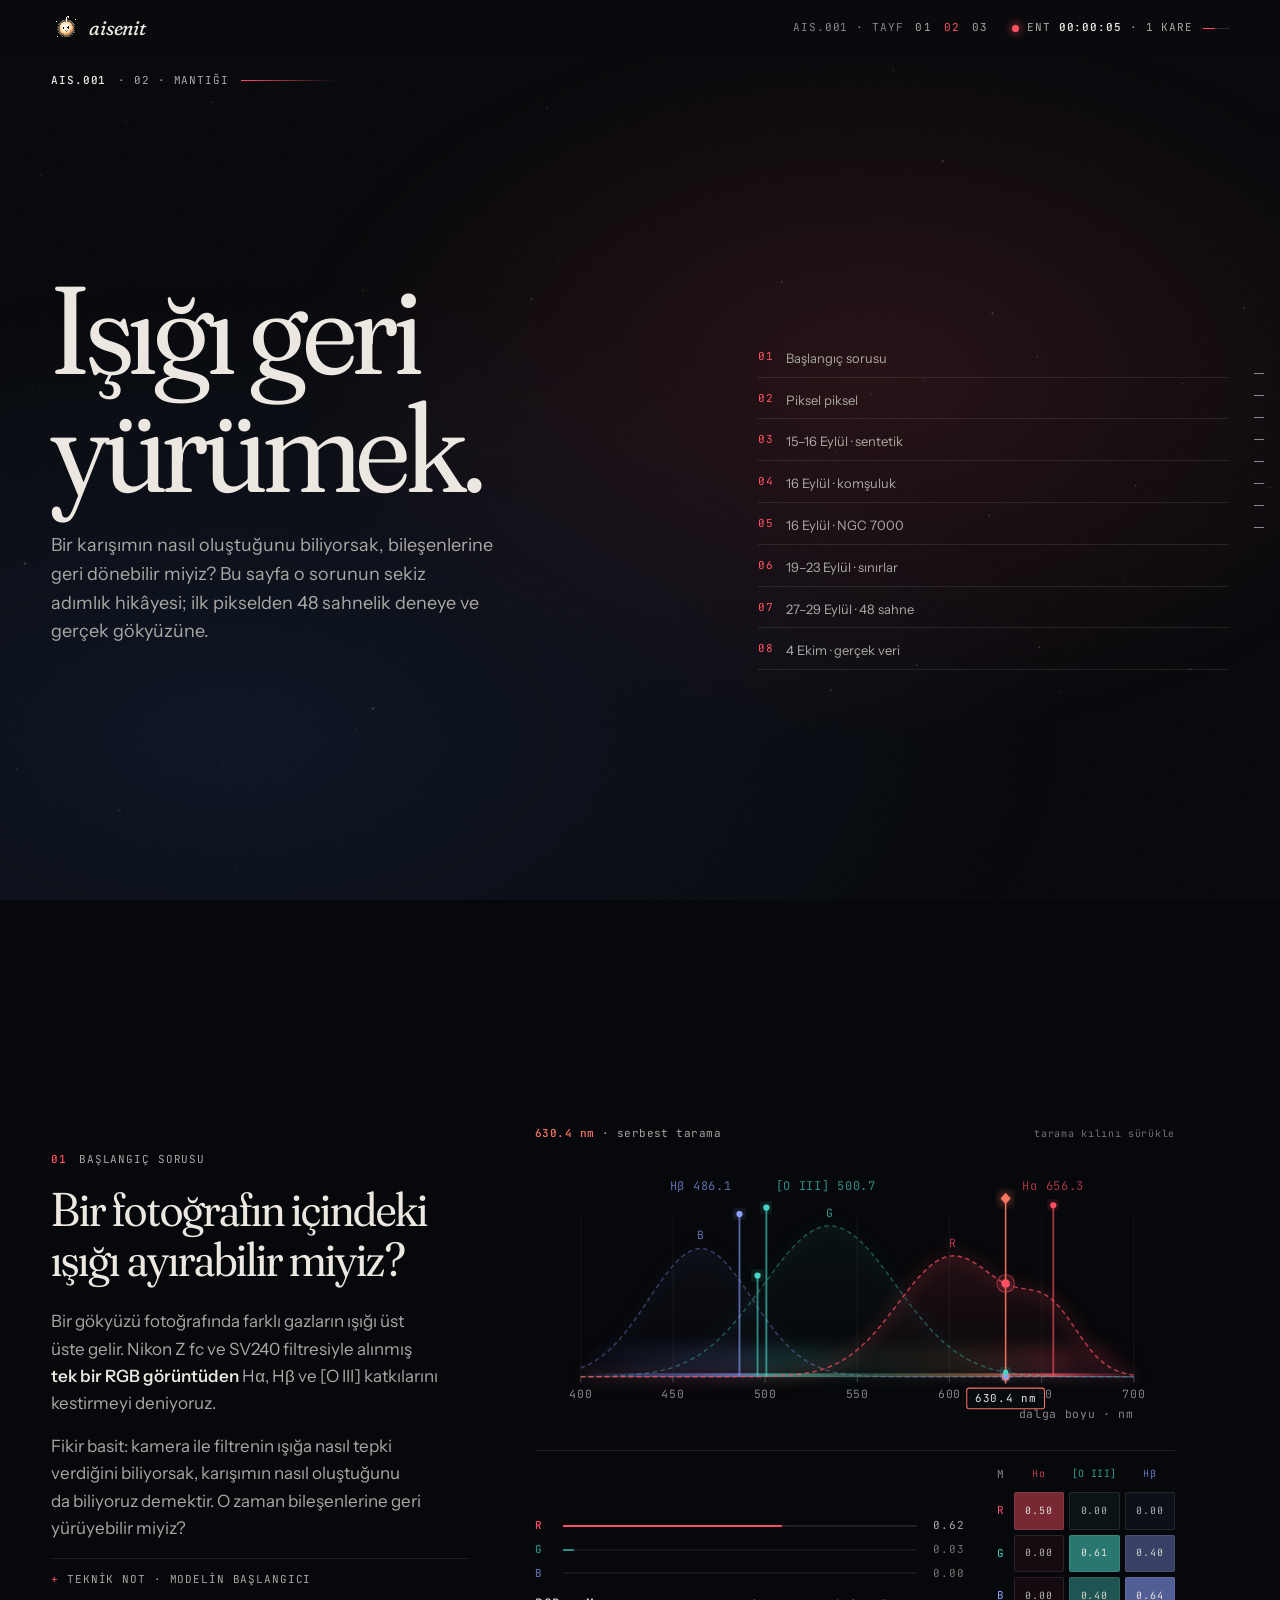
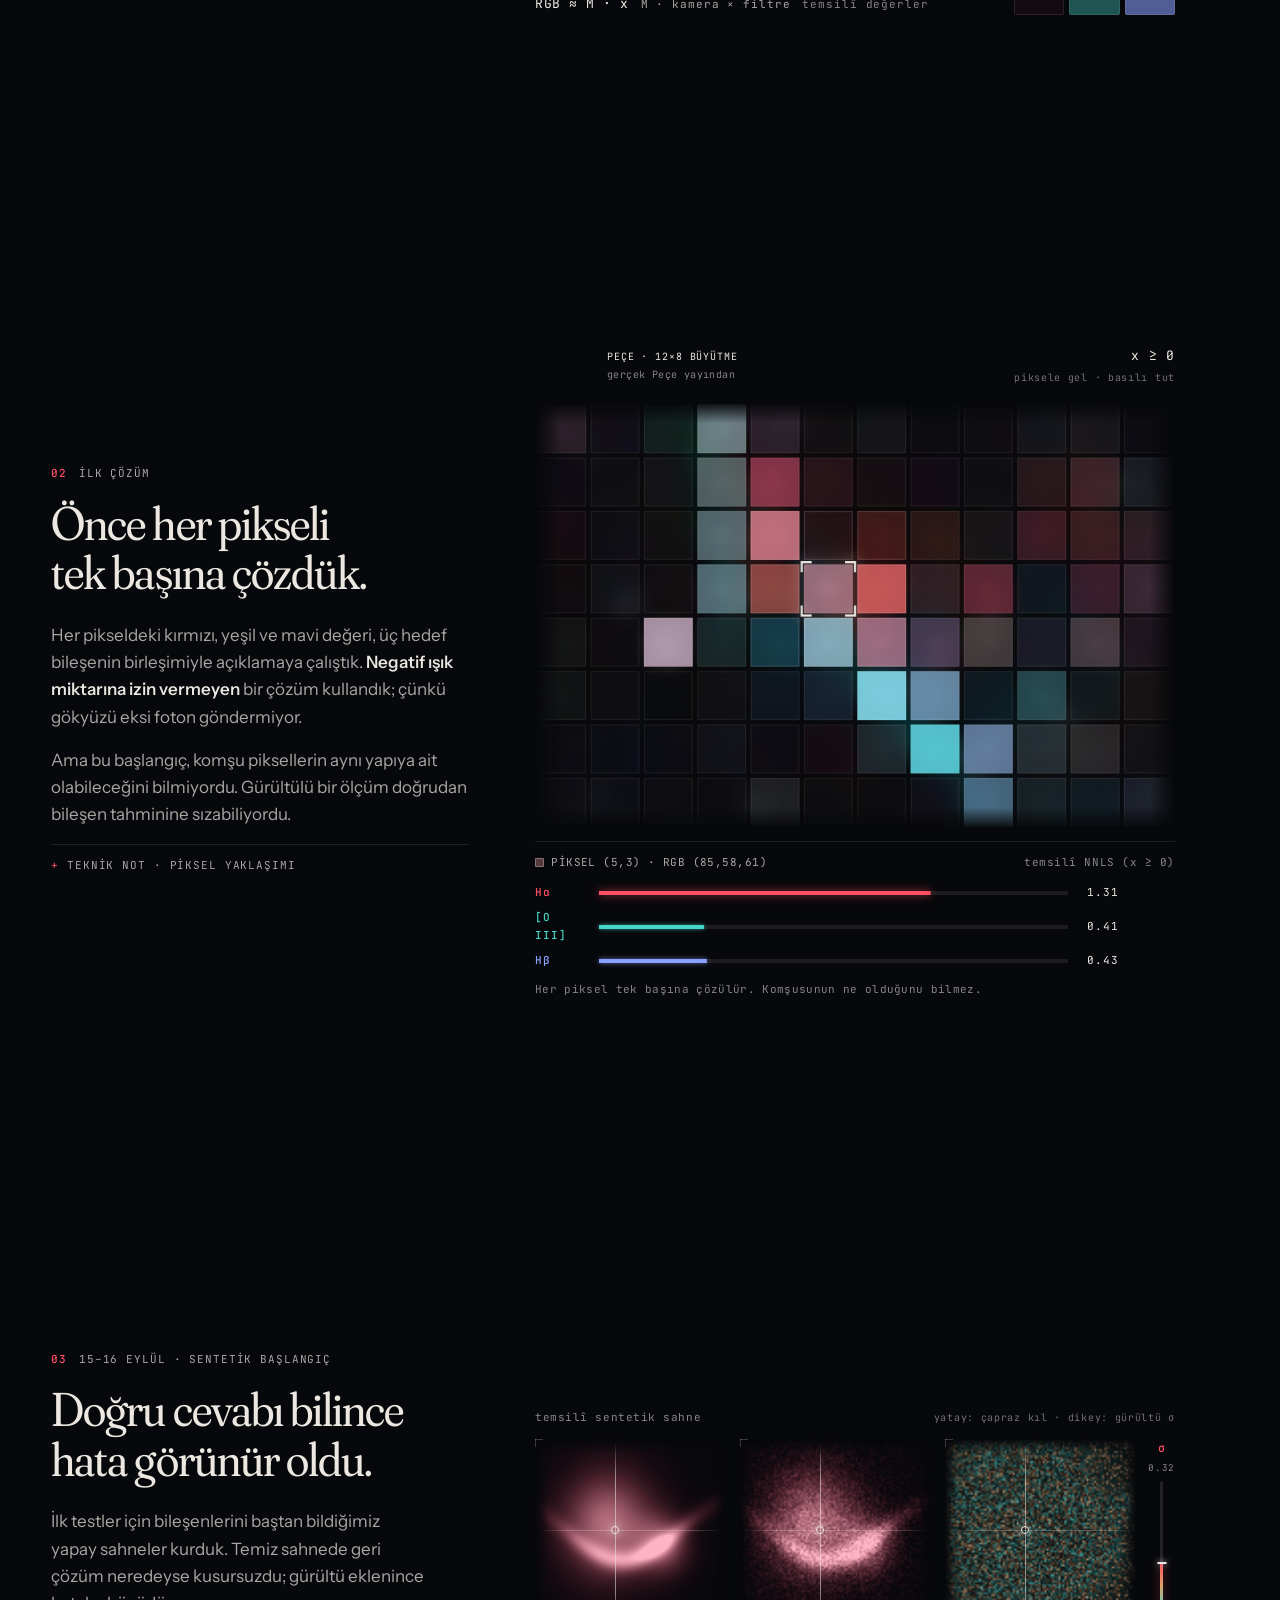
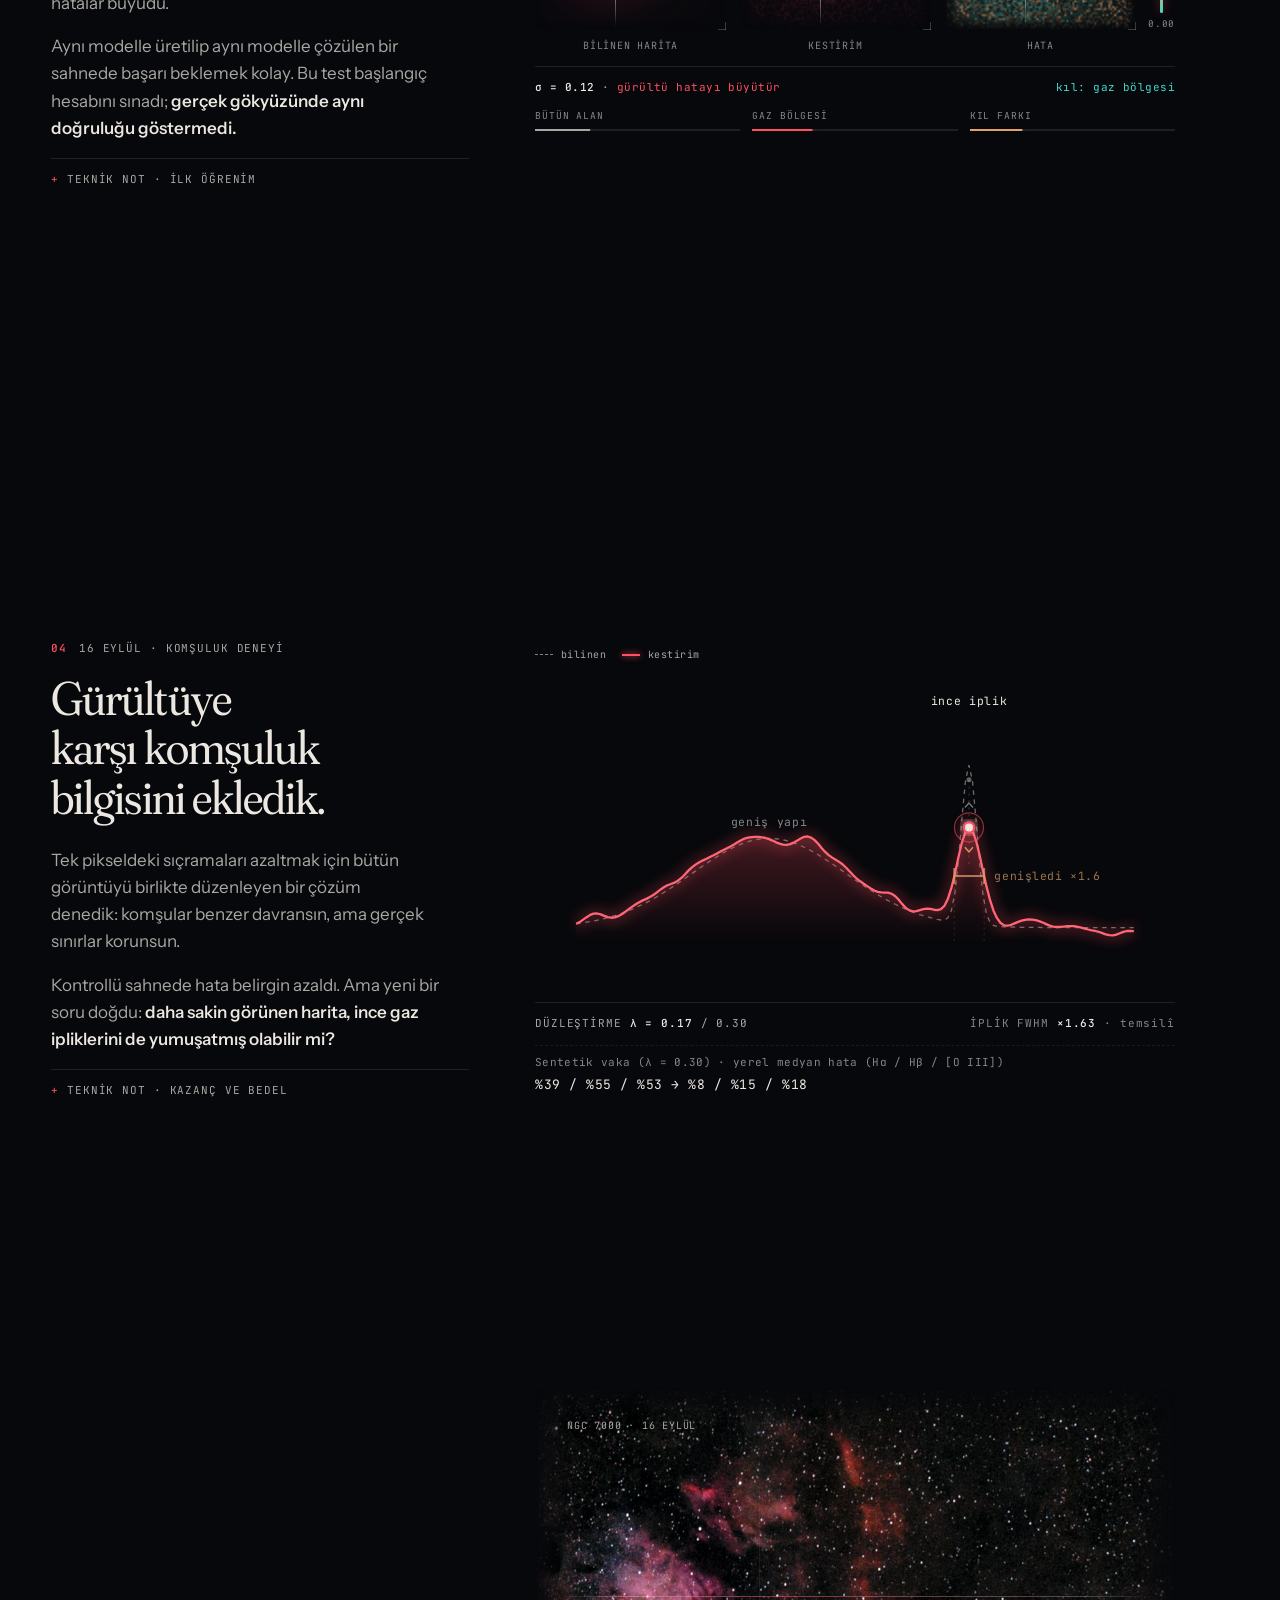
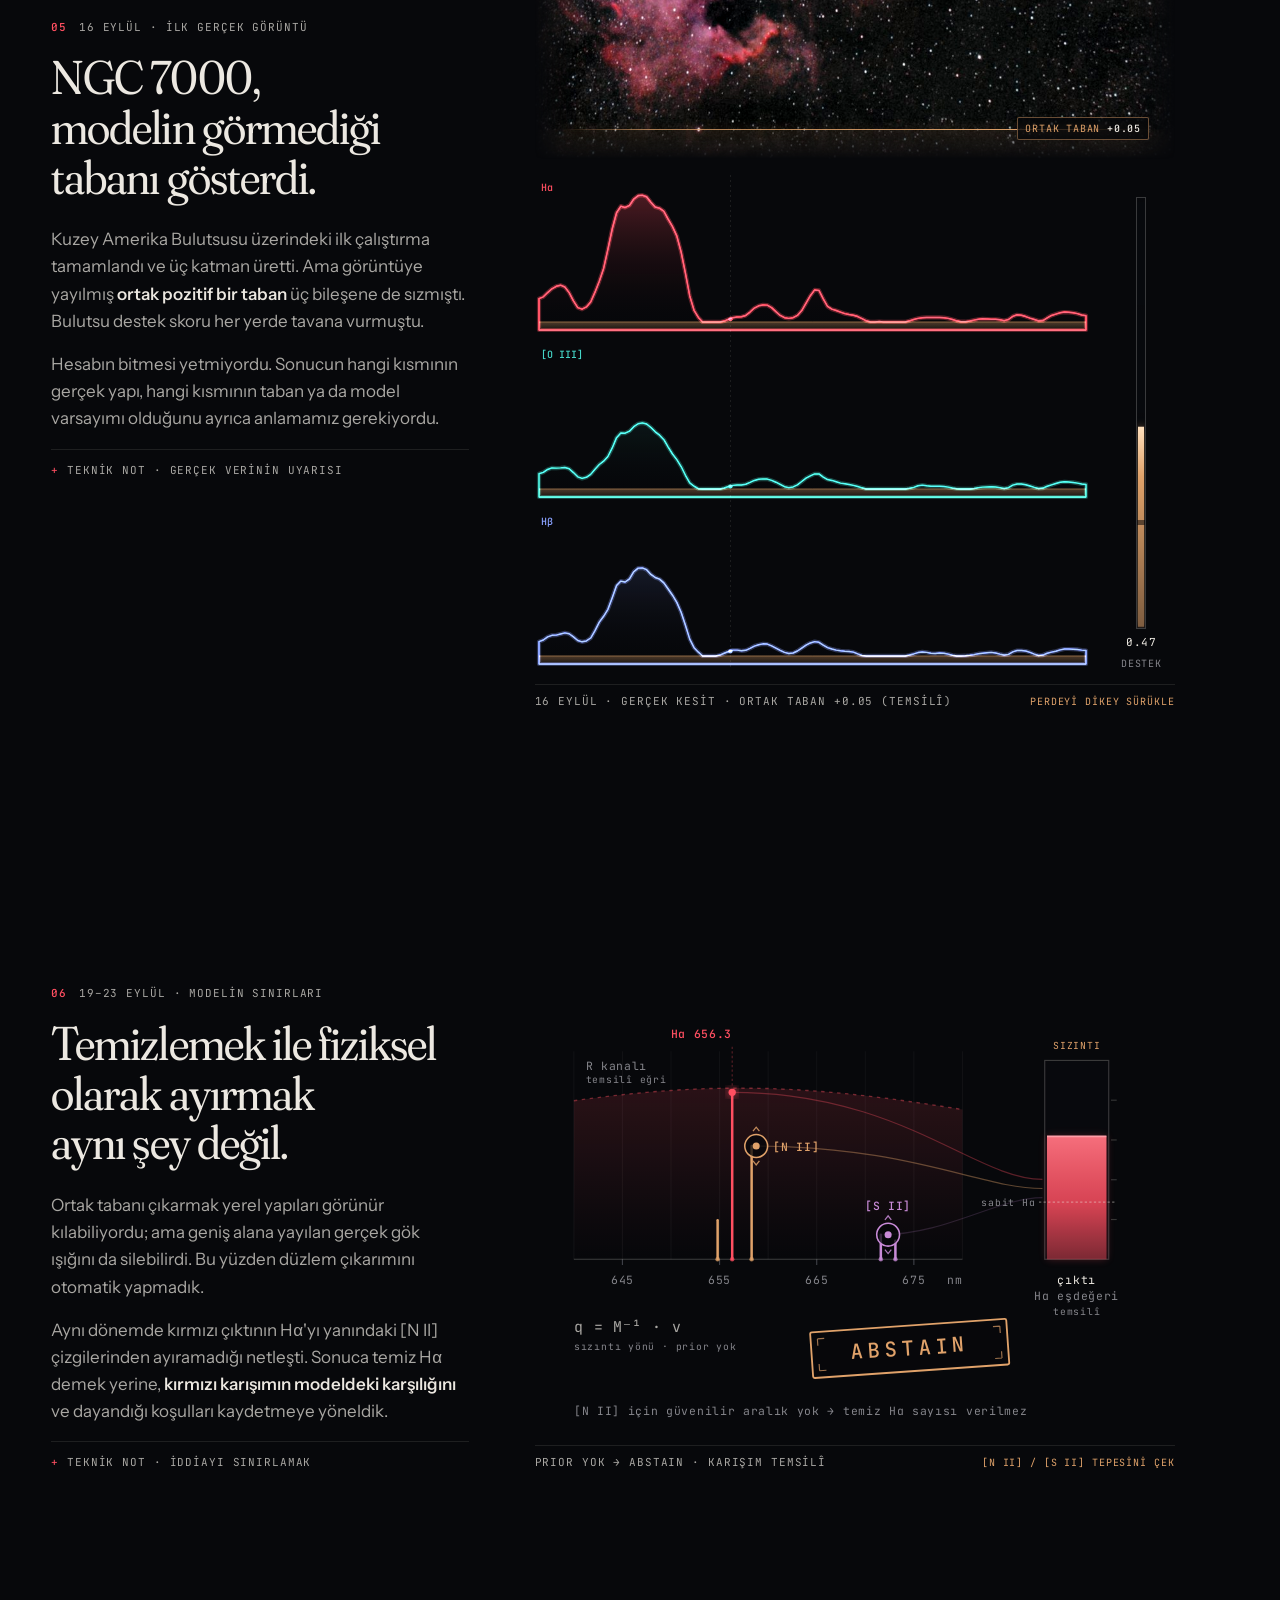
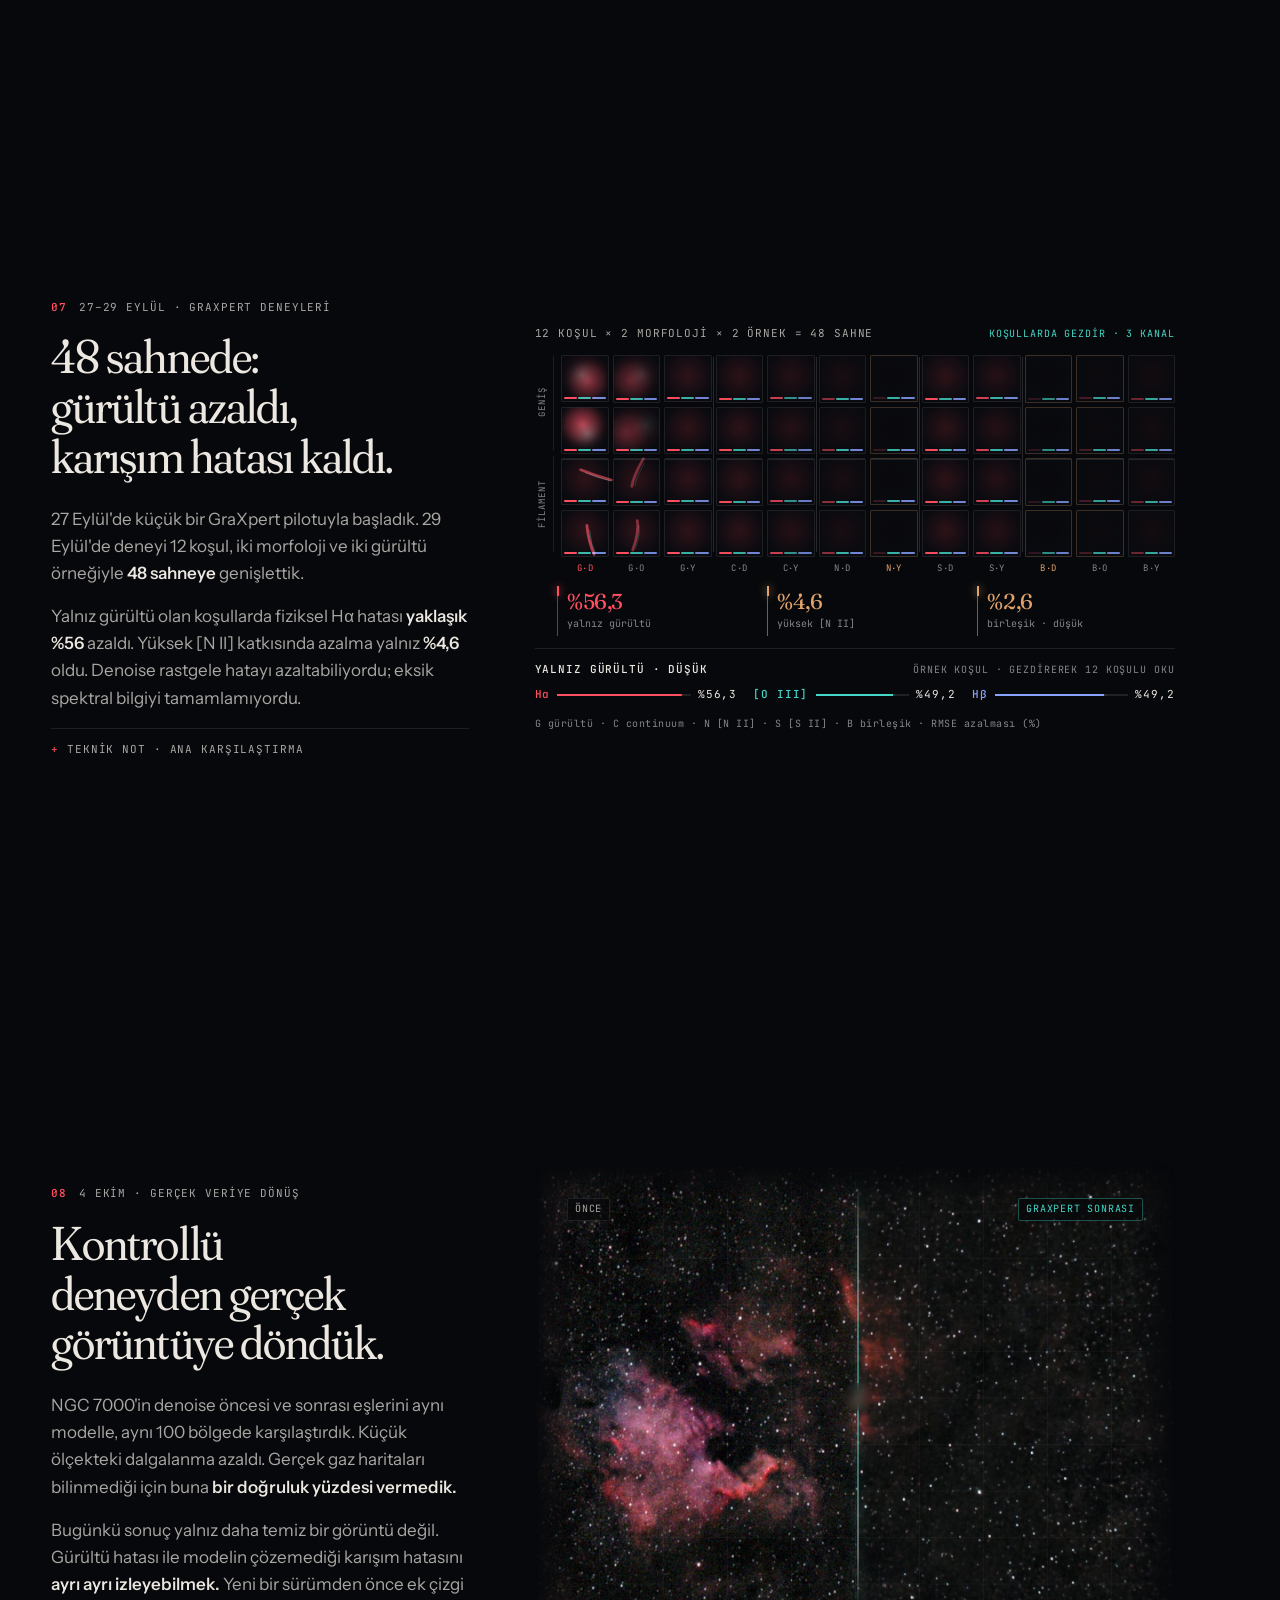
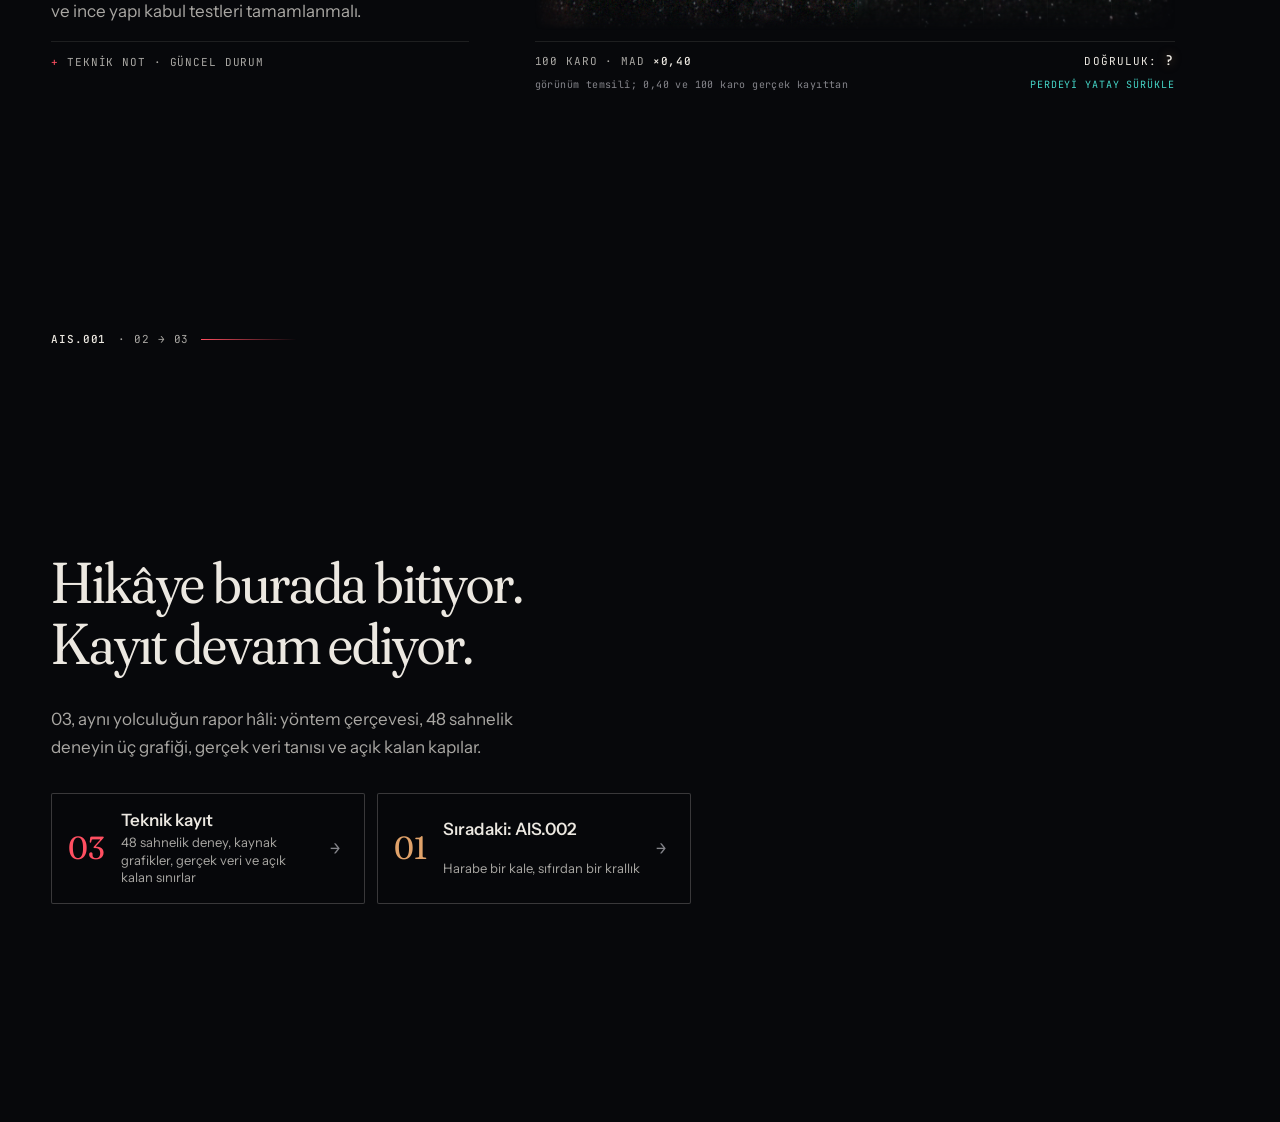
<file: ais-001/02/index.html>
<!doctype html>
<html lang="tr" class="kilitli">
<head>
  <meta charset="utf-8">
  <meta name="viewport" content="width=device-width, initial-scale=1">
  <title>AIS.001 · Mantığı</title>
  <meta name="description" content="Tayf'ın mantığı: tek RGB görüntüden Hα, [O&nbsp;III] ve Hβ katkılarını kestirme denemesi, sekiz adımda.">
  <meta name="theme-color" content="#07080b">
  <link rel="icon" href="/assets/img/favicon.svg" type="image/svg+xml">
  <link rel="preconnect" href="https://fonts.googleapis.com">
  <link rel="preconnect" href="https://fonts.gstatic.com" crossorigin>
  <link rel="stylesheet" href="https://fonts.googleapis.com/css2?family=Fraunces:ital,opsz,wght,SOFT,WONK@0,9..144,300..700,0..100,0..1;1,9..144,300..700,0..100,0..1&family=Instrument+Sans:wght@400..600&family=JetBrains+Mono:wght@400;500&display=swap">
  <link rel="stylesheet" href="/assets/css/site.css?v=20261127a">
  <link rel="stylesheet" href="/assets/css/sayfalar/mantik.css?v=20261127a">
  <link rel="stylesheet" href="/assets/css/sayfalar/ais-001-02-a.css?v=20261127a">
  <link rel="stylesheet" href="/assets/css/sayfalar/ais-001-02-b.css?v=20261127a">
  <script type="module" src="/assets/js/main.js?v=20261127a"></script>
</head>
<body style="--vurgu: var(--ha)" data-sayfa="ais-001-02" data-ekran="kapak">
  <gok-atmosfer></gok-atmosfer>
  <a class="atla" href="#icerik">İçeriğe geç</a>

  <header class="ust">
    <a class="marka" href="/" aria-label="Aisenit ana sayfa"><ais-maskot faz="aisen" boyut="30"></ais-maskot><span>aisenit</span></a>
    <nav class="derinlik" aria-label="AIS.001 derinlikleri">
      <span class="yol veri">AIS.001 · Tayf</span>
      <a href="/#ais-001">01</a>
      <a href="/ais-001/02/" aria-current="page">02</a>
      <a href="/ais-001/03/">03</a>
    </nav>
    <button type="button" class="entegrasyon veri" data-entegrasyon aria-expanded="false" aria-controls="ent-fis" title="Bu oturumda geçirdiğin süre. Her 4 saniye bir kare sayılır.">
      <span class="uzun">ENT</span> <b data-sure>00:00:00</b> <span class="uzun">· <span data-kare>0</span> kare</span>
      <span class="ent-serit" aria-hidden="true"><i></i></span>
    </button>
  </header>

  <aside class="ent-fis veri" id="ent-fis" data-ent-fis hidden aria-label="Oturum pozlama özeti">
    <p class="ent-fis-bas" data-ent-fis-bas>OTURUM · 0 KARE · √N = 1.0</p>
    <p class="ent-fis-durum" data-ent-fis-durum>Henüz tek kare sayılırsın. Gürültü yüksek.</p>
  </aside>

  <ol class="ray veri" data-ray aria-label="Adımlar">
    <li><a href="#soru"><span>01 · Soru</span></a></li>
    <li><a href="#cozum"><span>02 · İlk çözüm</span></a></li>
    <li><a href="#sentetik"><span>03 · Sentetik</span></a></li>
    <li><a href="#komsuluk"><span>04 · Komşuluk</span></a></li>
    <li><a href="#ngc"><span>05 · İlk NGC 7000</span></a></li>
    <li><a href="#sinirlar"><span>06 · Sınırlar</span></a></li>
    <li><a href="#deney"><span>07 · 48 sahne</span></a></li>
    <li><a href="#gercek"><span>08 · Gerçek veri</span></a></li>
  </ol>

  <main id="icerik">

    <section class="ekran kapak" id="kapak" data-ais-hedef=".kapak-rehber ais-maskot" data-ais-konum="0.5 0.5" data-ais-ev>
      <p class="kunye veri"><b>AIS.001</b> · 02 · mantığı</p>
      <div class="kapak-metin">
        <h1 data-belir>Işığı geri yürümek.</h1>
        <p class="kapak-ozet" data-belir style="--sira:1">Bir karışımın nasıl oluştuğunu biliyorsak, bileşenlerine geri dönebilir miyiz? Bu sayfa o sorunun sekiz adımlık hikâyesi; ilk pikselden 48 sahnelik deneye ve gerçek gökyüzüne.</p>
        <ol class="kapak-dizin" data-belir style="--sira:2">
          <li><a href="#soru"><span class="veri">01</span> Başlangıç sorusu</a></li>
          <li><a href="#cozum"><span class="veri">02</span> Piksel piksel</a></li>
          <li><a href="#sentetik"><span class="veri">03</span> 15–16 Eylül · sentetik</a></li>
          <li><a href="#komsuluk"><span class="veri">04</span> 16 Eylül · komşuluk</a></li>
          <li><a href="#ngc"><span class="veri">05</span> 16 Eylül · NGC 7000</a></li>
          <li><a href="#sinirlar"><span class="veri">06</span> 19–23 Eylül · sınırlar</a></li>
          <li><a href="#deney"><span class="veri">07</span> 27–29 Eylül · 48 sahne</a></li>
          <li><a href="#gercek"><span class="veri">08</span> 4 Ekim · gerçek veri</a></li>
        </ol>
      </div>
    </section>

    <section class="ekran adim" id="soru" data-no="02.1" data-ais-hedef=".adim-gorsel" data-ais-konum="0.94 0.08" data-ais-sozler='["Üç gaz tek karede sıkışmış. Ben tek pikselde zor sığıyorum.","Çizgiyi sağa sola çek, belki benim sıcak pikselim de çıkar."]'>
      <div class="adim-metin">
        <p class="adim-etiket veri" data-belir><b>01</b> Başlangıç sorusu</p>
        <h2 data-belir style="--sira:1">Bir fotoğrafın içindeki ışığı ayırabilir miyiz?</h2>
        <p data-belir style="--sira:2">Bir gökyüzü fotoğrafında farklı gazların ışığı üst üste gelir. Nikon Z fc ve SV240 filtresiyle alınmış <strong>tek bir RGB görüntüden</strong> Hα, Hβ ve [O&nbsp;III] katkılarını kestirmeyi deniyoruz.</p>
        <p data-belir style="--sira:3">Fikir basit: kamera ile filtrenin ışığa nasıl tepki verdiğini biliyorsak, karışımın nasıl oluştuğunu da biliyoruz demektir. O zaman bileşenlerine geri yürüyebilir miyiz?</p>
        <details class="teknik" data-belir style="--sira:4">
          <summary class="veri">Teknik not · modelin başlangıcı</summary>
          <div class="teknik-govde">
            <pre>RGB ≈ M · [Hα eşdeğeri, OIII toplamı, Hβ] + gürültü</pre>
            <p>M, kamera duyarlılığı ile filtre geçirgenliğinden kurulan karışım matrisidir. Çıktılar göreli/model birimlerindedir; kırmızı kestirim temiz Hα ölçümü değildir.</p>
          </div>
        </details>
      </div>
      <div class="adim-gorsel" data-belir style="--sira:2"><sahne-cizim proje="ais-001-a" tur="spektrum"></sahne-cizim></div>
    </section>

    <section class="ekran adim" id="cozum" data-no="02.2" data-ais-hedef=".adim-gorsel" data-ais-konum="0.94 0.08" data-ais-sozler='["Komşusuna bakmadan karar veriyor. Biraz tanıdık geldi.","Basılı tutarsan gürültü biniyor. Benim doğal hâlim."]'>
      <div class="adim-metin">
        <p class="adim-etiket veri" data-belir><b>02</b> İlk çözüm</p>
        <h2 data-belir style="--sira:1">Önce her pikseli tek başına çözdük.</h2>
        <p data-belir style="--sira:2">Her pikseldeki kırmızı, yeşil ve mavi değeri, üç hedef bileşenin birleşimiyle açıklamaya çalıştık. <strong>Negatif ışık miktarına izin vermeyen</strong> bir çözüm kullandık; çünkü gökyüzü eksi foton göndermiyor.</p>
        <p data-belir style="--sira:3">Ama bu başlangıç, komşu piksellerin aynı yapıya ait olabileceğini bilmiyordu. Gürültülü bir ölçüm doğrudan bileşen tahminine sızabiliyordu.</p>
        <details class="teknik" data-belir style="--sira:4">
          <summary class="veri">Teknik not · piksel yaklaşımı</summary>
          <div class="teknik-govde">
            <pre>Başlangıç: gürültüyle ağırlıklandırılmış NNLS
Koşul: bileşen miktarları ≥ 0</pre>
            <p>NNLS, model ile ölçüm arasındaki farkı küçültürken negatif sonuçları dışlar. Bu aşama, sonra denenen komşuluk düzenlemesinden ve GraXpert ön işleminden ayrıdır.</p>
          </div>
        </details>
      </div>
      <div class="adim-gorsel" data-belir style="--sira:2"><sahne-cizim proje="ais-001-a" tur="piksel"></sahne-cizim></div>
    </section>

    <section class="ekran adim" id="sentetik" data-no="02.3" data-ais-hedef=".adim-gorsel" data-ais-konum="0.94 0.08" data-ais-sozler='["Cevabı baştan bilmek güzel. Gerçek gökyüzü kopya vermiyor."]'>
      <div class="adim-metin">
        <p class="adim-etiket veri" data-belir><b>03</b> 15–16 Eylül · sentetik başlangıç</p>
        <h2 data-belir style="--sira:1">Doğru cevabı bilince hata görünür oldu.</h2>
        <p data-belir style="--sira:2">İlk testler için bileşenlerini baştan bildiğimiz yapay sahneler kurduk. Temiz sahnede geri çözüm neredeyse kusursuzdu; gürültü eklenince hatalar büyüdü.</p>
        <p data-belir style="--sira:3">Aynı modelle üretilip aynı modelle çözülen bir sahnede başarı beklemek kolay. Bu test başlangıç hesabını sınadı; <strong>gerçek gökyüzünde aynı doğruluğu göstermedi.</strong></p>
        <details class="teknik" data-belir style="--sira:4">
          <summary class="veri">Teknik not · ilk öğrenim</summary>
          <div class="teknik-govde">
            <p>Gürültü ve sürekli tayf ayrı ayrı değiştirildi. Ölçümün nerede yapıldığı da önemliydi: bütün görüntünün hatası ile gazın bulunduğu bölgelerin yerel hatası aynı ölçü değil.</p>
          </div>
        </details>
      </div>
      <div class="adim-gorsel" data-belir style="--sira:2"><sahne-cizim proje="ais-001-a" tur="sentetik" dur="9"></sahne-cizim></div>
    </section>

    <section class="ekran adim" id="komsuluk" data-no="02.4" data-ais-hedef=".adim-gorsel" data-ais-konum="0.94 0.08" data-ais-sozler='["İpliği fazla düzleştirme; beni de yumuşatırsın, pikselim kalmaz."]'>
      <div class="adim-metin">
        <p class="adim-etiket veri" data-belir><b>04</b> 16 Eylül · komşuluk deneyi</p>
        <h2 data-belir style="--sira:1">Gürültüye karşı komşuluk bilgisini ekledik.</h2>
        <p data-belir style="--sira:2">Tek pikseldeki sıçramaları azaltmak için bütün görüntüyü birlikte düzenleyen bir çözüm denedik: komşular benzer davransın, ama gerçek sınırlar korunsun.</p>
        <p data-belir style="--sira:3">Kontrollü sahnede hata belirgin azaldı. Ama yeni bir soru doğdu: <strong>daha sakin görünen harita, ince gaz ipliklerini de yumuşatmış olabilir mi?</strong></p>
        <details class="teknik" data-belir style="--sira:4">
          <summary class="veri">Teknik not · kazanç ve bedel</summary>
          <div class="teknik-govde">
            <p>Bu, çözücünün kendi komşuluk düzenlemesiydi (FISTA, kenar duyarlı pseudo-Huber, λ = 0.30). Sonraki GraXpert deneyi başka bir yol izledi: önce RGB girdiyi denoise edip sonra piksel çözümünü ölçtü. İki yaklaşımın kazancı birbirine yazılmaz.</p>
          </div>
        </details>
      </div>
      <div class="adim-gorsel" data-belir style="--sira:2"><sahne-cizim proje="ais-001-a" tur="komsuluk" dur="5.7"></sahne-cizim></div>
    </section>

    <section class="ekran adim" id="ngc" data-no="02.5" data-ais-hedef=".adim-gorsel" data-ais-konum="0.94 0.08" data-ais-sozler='["Ortak taban her yere sızmış. Davetsiz misafir gibi."]'>
      <div class="adim-metin">
        <p class="adim-etiket veri" data-belir><b>05</b> 16 Eylül · ilk gerçek görüntü</p>
        <h2 data-belir style="--sira:1">NGC 7000, modelin görmediği tabanı gösterdi.</h2>
        <p data-belir style="--sira:2">Kuzey Amerika Bulutsusu üzerindeki ilk çalıştırma tamamlandı ve üç katman üretti. Ama görüntüye yayılmış <strong>ortak pozitif bir taban</strong> üç bileşene de sızmıştı. Bulutsu destek skoru her yerde tavana vurmuştu.</p>
        <p data-belir style="--sira:3">Hesabın bitmesi yetmiyordu. Sonucun hangi kısmının gerçek yapı, hangi kısmının taban ya da model varsayımı olduğunu ayrıca anlamamız gerekiyordu.</p>
        <details class="teknik" data-belir style="--sira:4">
          <summary class="veri">Teknik not · gerçek verinin uyarısı</summary>
          <div class="teknik-govde">
            <p>Bir çözümün RGB rengini iyi açıklaması, ışığı doğru gazlara paylaştırdığını kanıtlamaz.</p>
          </div>
        </details>
      </div>
      <div class="adim-gorsel" data-belir style="--sira:2"><sahne-cizim proje="ais-001-b" tur="taban" dur="5"></sahne-cizim></div>
    </section>

    <section class="ekran adim" id="sinirlar" data-no="02.6" data-ais-hedef=".adim-gorsel" data-ais-konum="0.94 0.08" data-ais-sozler='["[N II] ile Hα aynı kanala düşüyor. Ben bile ayıramıyorum, ki ben çok netim.","Bilmediği yerde susuyor. Keşke herkes öyle yapsa."]'>
      <div class="adim-metin">
        <p class="adim-etiket veri" data-belir><b>06</b> 19–23 Eylül · modelin sınırları</p>
        <h2 data-belir style="--sira:1">Temizlemek ile fiziksel olarak ayırmak aynı şey değil.</h2>
        <p data-belir style="--sira:2">Ortak tabanı çıkarmak yerel yapıları görünür kılabiliyordu; ama geniş alana yayılan gerçek gök ışığını da silebilirdi. Bu yüzden düzlem çıkarımını otomatik yapmadık.</p>
        <p data-belir style="--sira:3">Aynı dönemde kırmızı çıktının Hα'yı yanındaki [N II] çizgilerinden ayıramadığı netleşti. Sonuca temiz Hα demek yerine, <strong>kırmızı karışımın modeldeki karşılığını</strong> ve dayandığı koşulları kaydetmeye yöneldik.</p>
        <details class="teknik" data-belir style="--sira:4">
          <summary class="veri">Teknik not · iddiayı sınırlamak</summary>
          <div class="teknik-govde">
            <pre>sızıntı yönü: q = M⁻¹ · v
prior yoksa → ABSTAIN</pre>
            <p>Ek çizgi sızıntısını izleyen kontrol ve kaynak/ayar kayıtları aktif koda eklendi. Güvenilir katkı aralıkları yoksa temiz Hα için sayı verilmez. Kontrolün fiziksel kabul testleri hâlâ açık.</p>
          </div>
        </details>
      </div>
      <div class="adim-gorsel" data-belir style="--sira:2">
        <sahne-cizim proje="ais-001-b" tur="kirmizi" dur="2"></sahne-cizim>
      </div>
    </section>

    <section class="ekran adim" id="deney" data-no="02.7" data-ais-hedef=".adim-gorsel" data-ais-konum="0.94 0.08" data-ais-sozler='["Kırk sekiz sahne. Ben üçüncüde uykuya dalardım."]'>
      <div class="adim-metin">
        <p class="adim-etiket veri" data-belir><b>07</b> 27–29 Eylül · GraXpert deneyleri</p>
        <h2 data-belir style="--sira:1">48 sahnede: gürültü azaldı, karışım hatası kaldı.</h2>
        <p data-belir style="--sira:2">27 Eylül'de küçük bir GraXpert pilotuyla başladık. 29 Eylül'de deneyi 12 koşul, iki morfoloji ve iki gürültü örneğiyle <strong>48 sahneye</strong> genişlettik.</p>
        <p data-belir style="--sira:3">Yalnız gürültü olan koşullarda fiziksel Hα hatası <strong>yaklaşık %56</strong> azaldı. Yüksek [N II] katkısında azalma yalnız <strong>%4,6</strong> oldu. Denoise rastgele hatayı azaltabiliyordu; eksik spektral bilgiyi tamamlamıyordu.</p>
        <details class="teknik" data-belir style="--sira:4">
          <summary class="veri">Teknik not · ana karşılaştırma</summary>
          <div class="teknik-govde">
            <p>Aynı sahnenin GraXpert öncesi ve sonrası, aynı başlangıç gürültü gruplarıyla ölçüldü. Ana kolda komşuluk düzenlemesi ve Hα/Hβ oran kısıtı kapalıydı. Koşul matrisi, iki Hα hedefi ve kalan hata grafikleri 03'te.</p>
          </div>
        </details>
      </div>
      <div class="adim-gorsel" data-belir style="--sira:2"><sahne-cizim proje="ais-001-b" tur="kirk-sekiz" dur="6"></sahne-cizim></div>
    </section>

    <section class="ekran adim" id="gercek" data-no="02.8" data-ais-hedef=".adim-gorsel" data-ais-konum="0.94 0.08" data-ais-sozler='["Gerçek harita yok, soru işareti var. Dürüst bir kare."]'>
      <div class="adim-metin">
        <p class="adim-etiket veri" data-belir><b>08</b> 4 Ekim · gerçek veriye dönüş</p>
        <h2 data-belir style="--sira:1">Kontrollü deneyden gerçek görüntüye döndük.</h2>
        <p data-belir style="--sira:2">NGC 7000'in denoise öncesi ve sonrası eşlerini aynı modelle, aynı 100 bölgede karşılaştırdık. Küçük ölçekteki dalgalanma azaldı. Gerçek gaz haritaları bilinmediği için buna <strong>bir doğruluk yüzdesi vermedik.</strong></p>
        <p data-belir style="--sira:3">Bugünkü sonuç yalnız daha temiz bir görüntü değil. Gürültü hatası ile modelin çözemediği karışım hatasını <strong>ayrı ayrı izleyebilmek.</strong> Yeni bir sürümden önce ek çizgi ve ince yapı kabul testleri tamamlanmalı.</p>
        <details class="teknik" data-belir style="--sira:4">
          <summary class="veri">Teknik not · güncel durum</summary>
          <div class="teknik-govde">
            <p>Bu karşılaştırmada komşuluk kapalıydı; oran kısıtı açıktı ama sonucu değiştirmedi. Karo içi komşu-farkı MAD medyanı öncesinin yaklaşık 0,40 katına indi. Proje deneysel; yeni sürüm henüz kabul edilmedi.</p>
          </div>
        </details>
      </div>
      <div class="adim-gorsel" data-belir style="--sira:2"><sahne-cizim proje="ais-001-b" tur="gercek" dur="4"></sahne-cizim></div>
    </section>

    <section class="ekran son" id="son" data-ais-hedef=".son" data-ais-konum="0.88 0.25" data-ais-sozler='["03&#39;e geçersen daha sakinim. Söz veremem ama denerim."]'>
      <p class="kunye veri"><b>AIS.001</b> · 02 → 03</p>
      <h2 data-belir>Hikâye burada bitiyor. Kayıt devam ediyor.</h2>
      <p data-belir style="--sira:1">03, aynı yolculuğun rapor hâli: yöntem çerçevesi, 48 sahnelik deneyin üç grafiği, gerçek veri tanısı ve açık kalan kapılar.</p>
      <nav class="kapilar" data-belir style="--sira:2" aria-label="Sonraki derinlik">
        <a class="kapi" href="/ais-001/03/">
          <span class="kapi-no">03</span><span class="kapi-ad">Teknik kayıt</span>
          <span class="kapi-not">48 sahnelik deney, kaynak grafikler, gerçek veri ve açık kalan sınırlar</span><span class="kapi-ok" aria-hidden="true">→</span>
        </a>
        <a class="kapi" href="/#ais-002" style="--c: var(--toz)">
          <span class="kapi-no">01</span><span class="kapi-ad">Sıradaki: AIS.002</span>
          <span class="kapi-not">Harabe bir kale, sıfırdan bir krallık</span><span class="kapi-ok" aria-hidden="true">→</span>
        </a>
      </nav>
    </section>
  </main>

  <footer class="alt">
    <div class="alt-satir veri">
      <span>aisenit · AIS.001 · 02</span>
      <span class="alt-baglar">
        <a href="/">Ana sayfa</a> · <a href="/ais-001/03/">03 · Teknik kayıt</a> · <a href="/gozlem/">Gözlem</a>
        <button type="button" class="kk-tetik veri" data-kk-tetik title="Karanlık kare (3 kez dokun veya basılı tut)"><span class="kk-nokta" aria-hidden="true"></span>00-ALT</button>
      </span>
    </div>
  </footer>
<script data-goatcounter="https://wiseais.goatcounter.com/count" async src="//gc.zgo.at/count.js"></script>
</body>
</html>
</file>
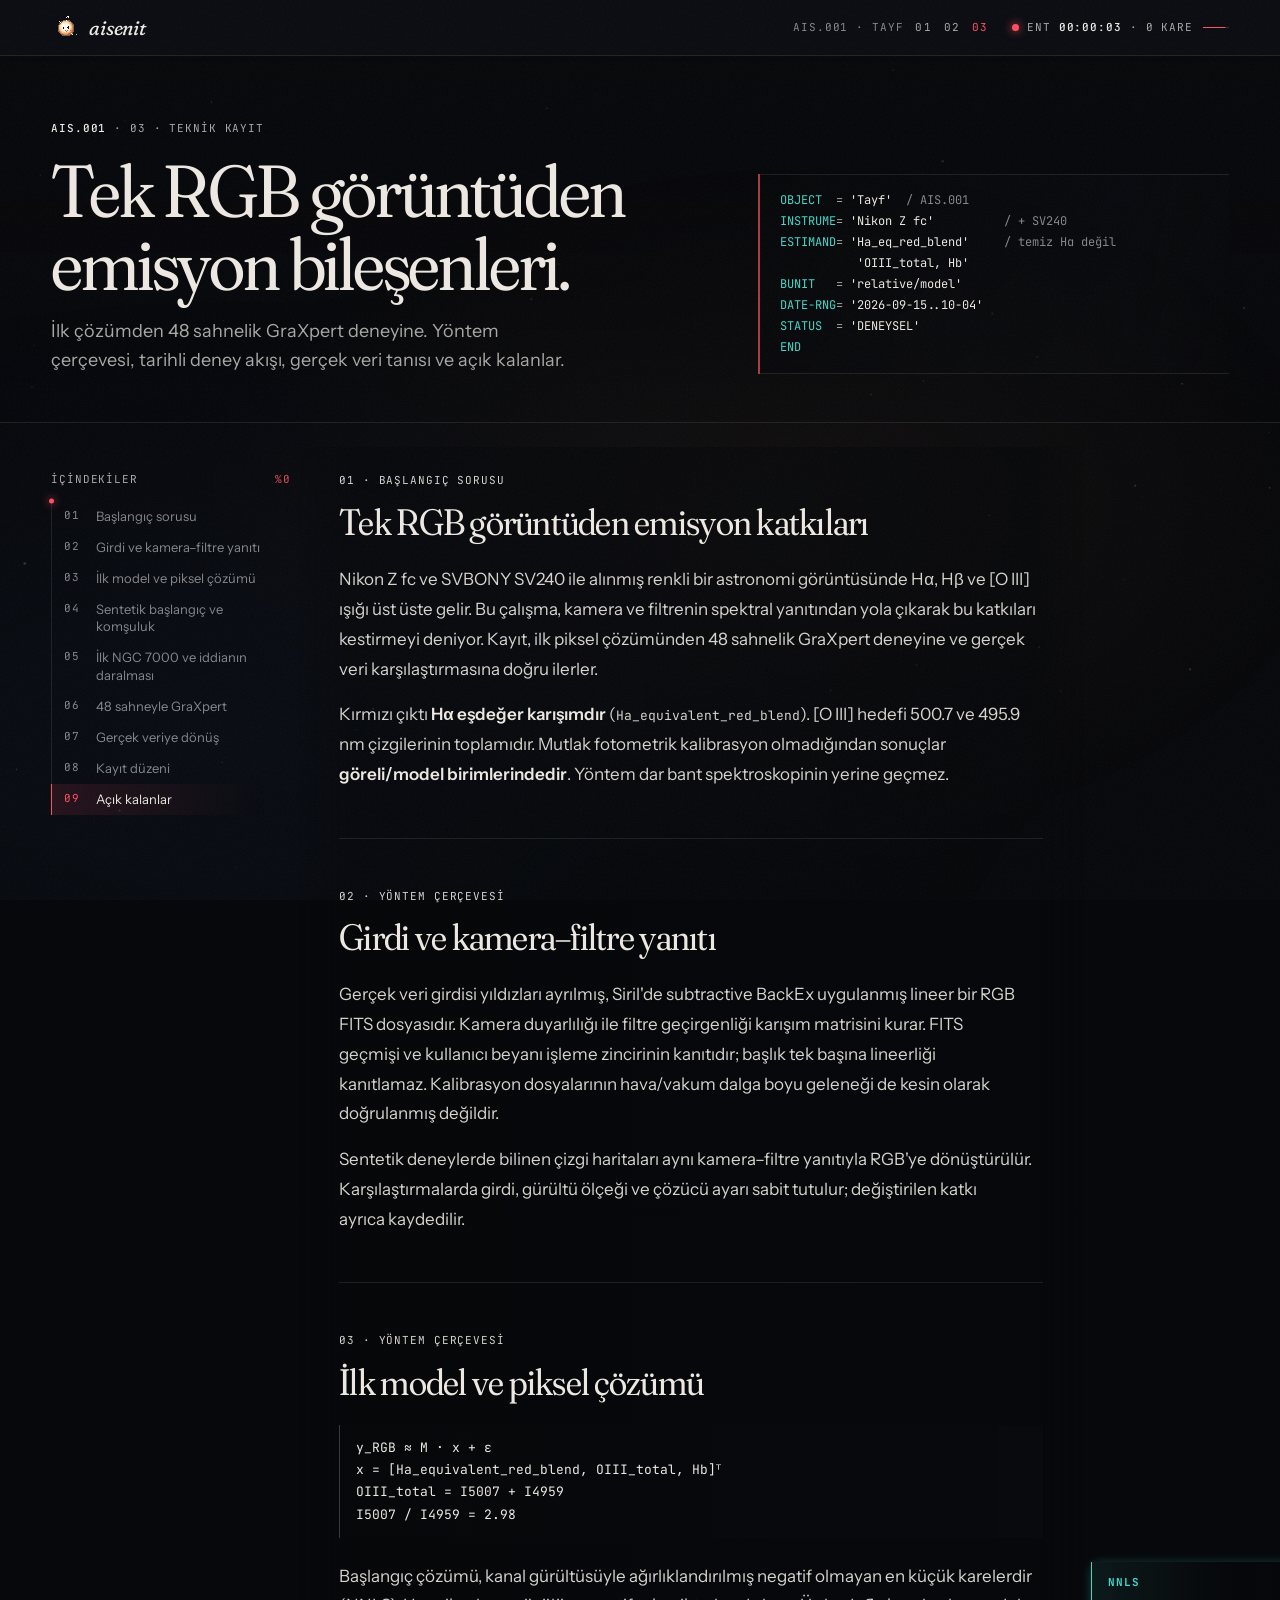
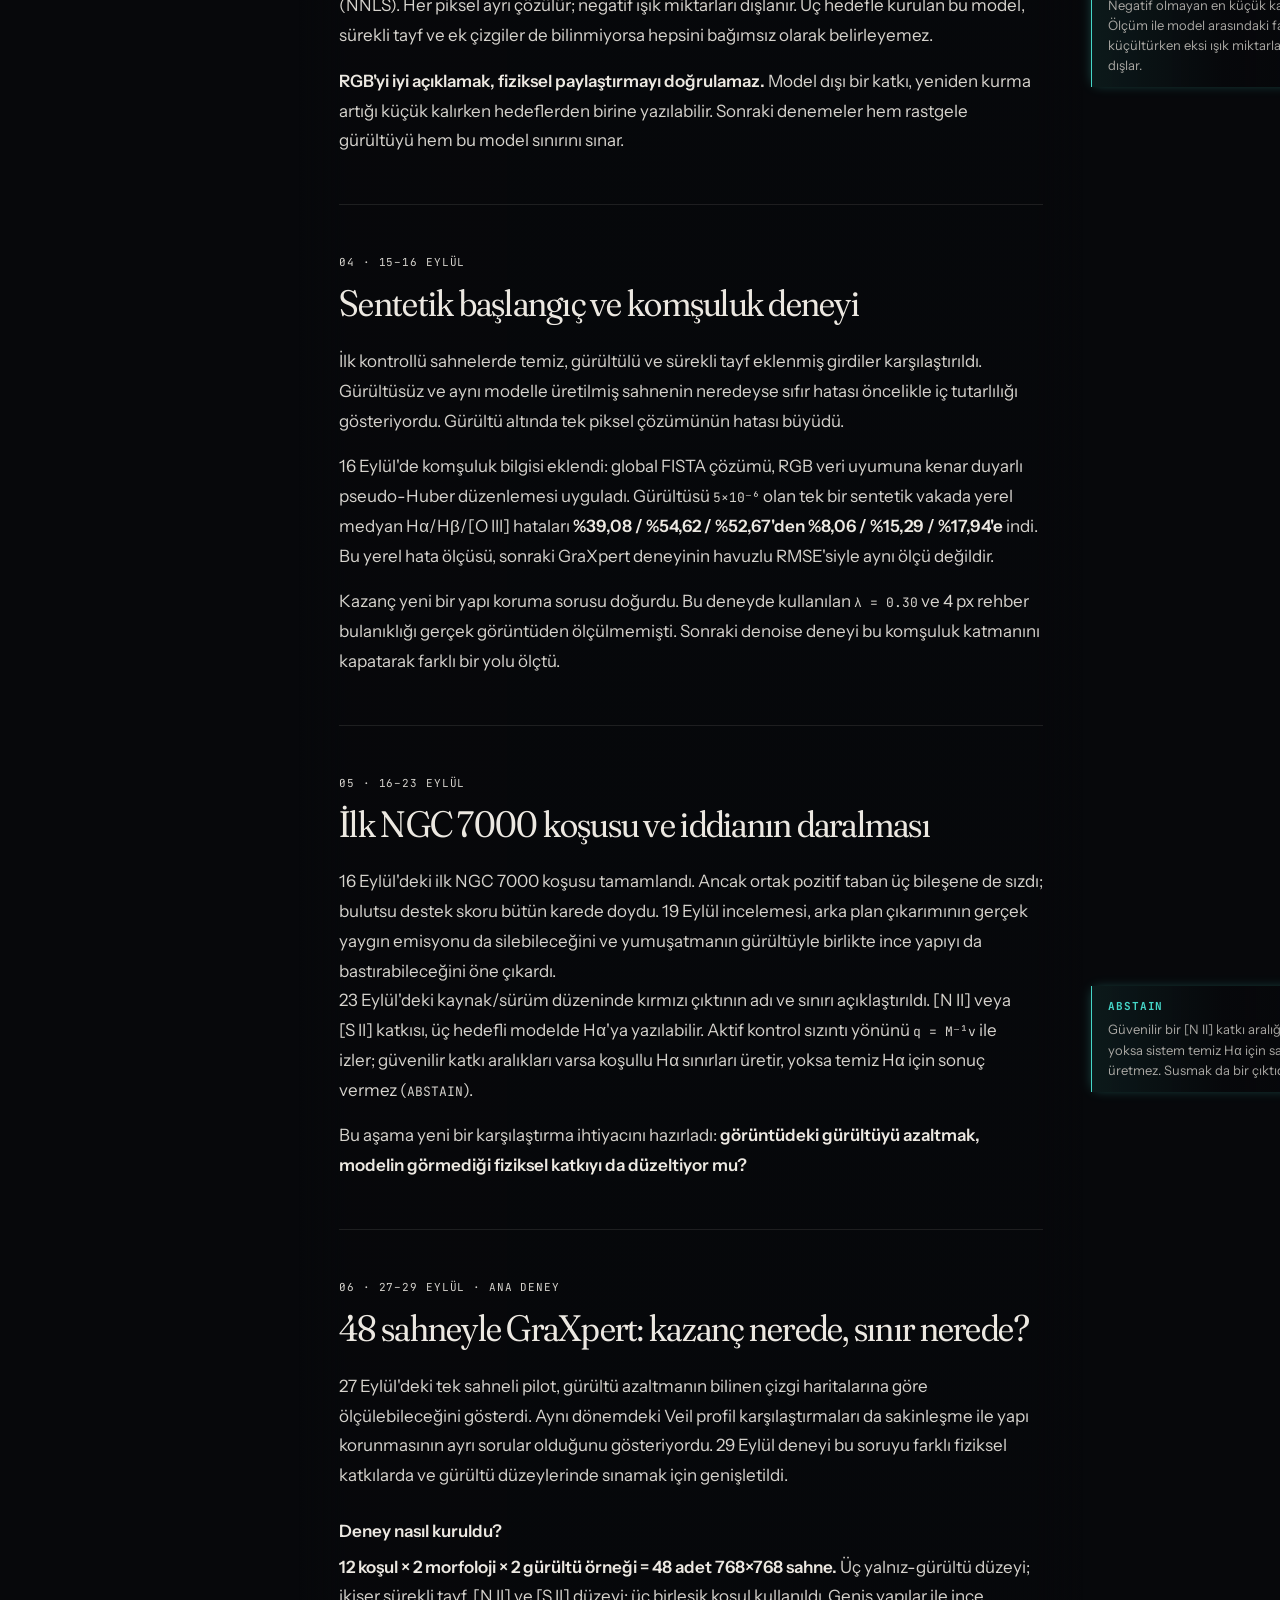
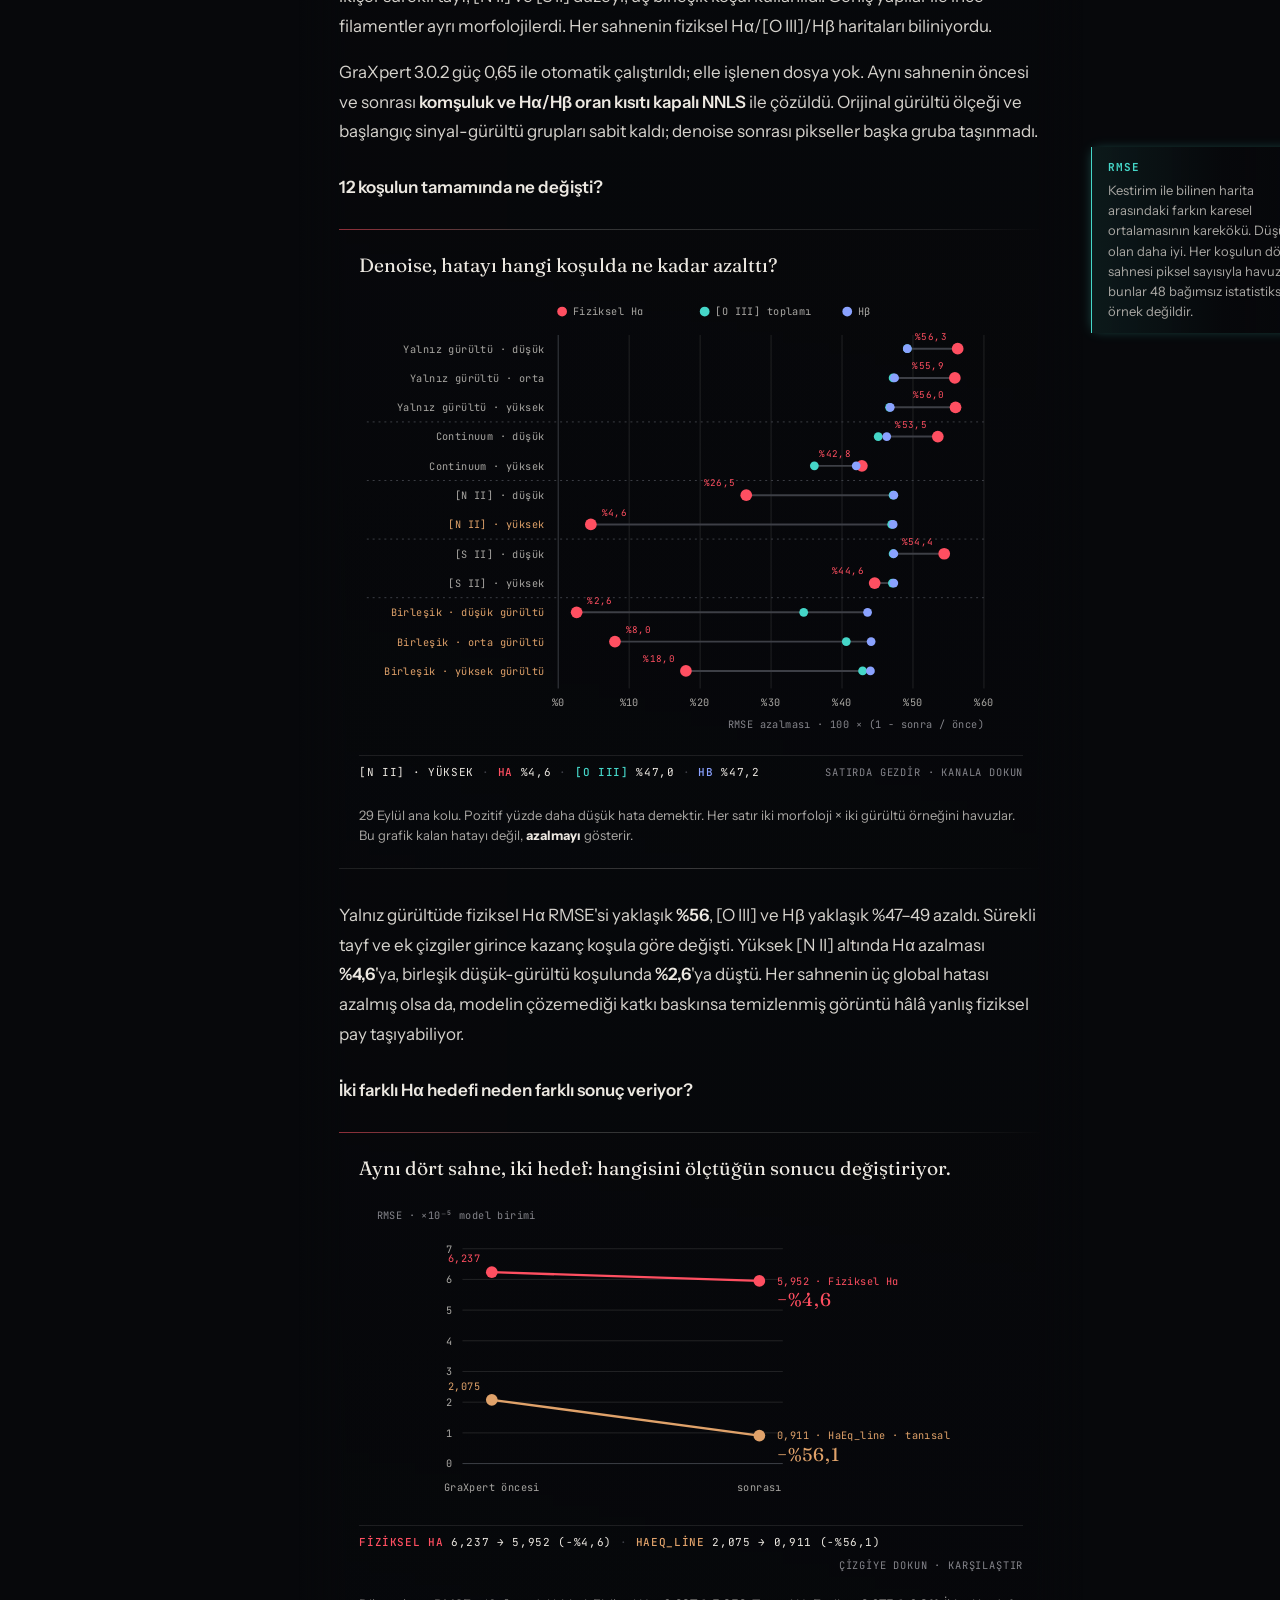
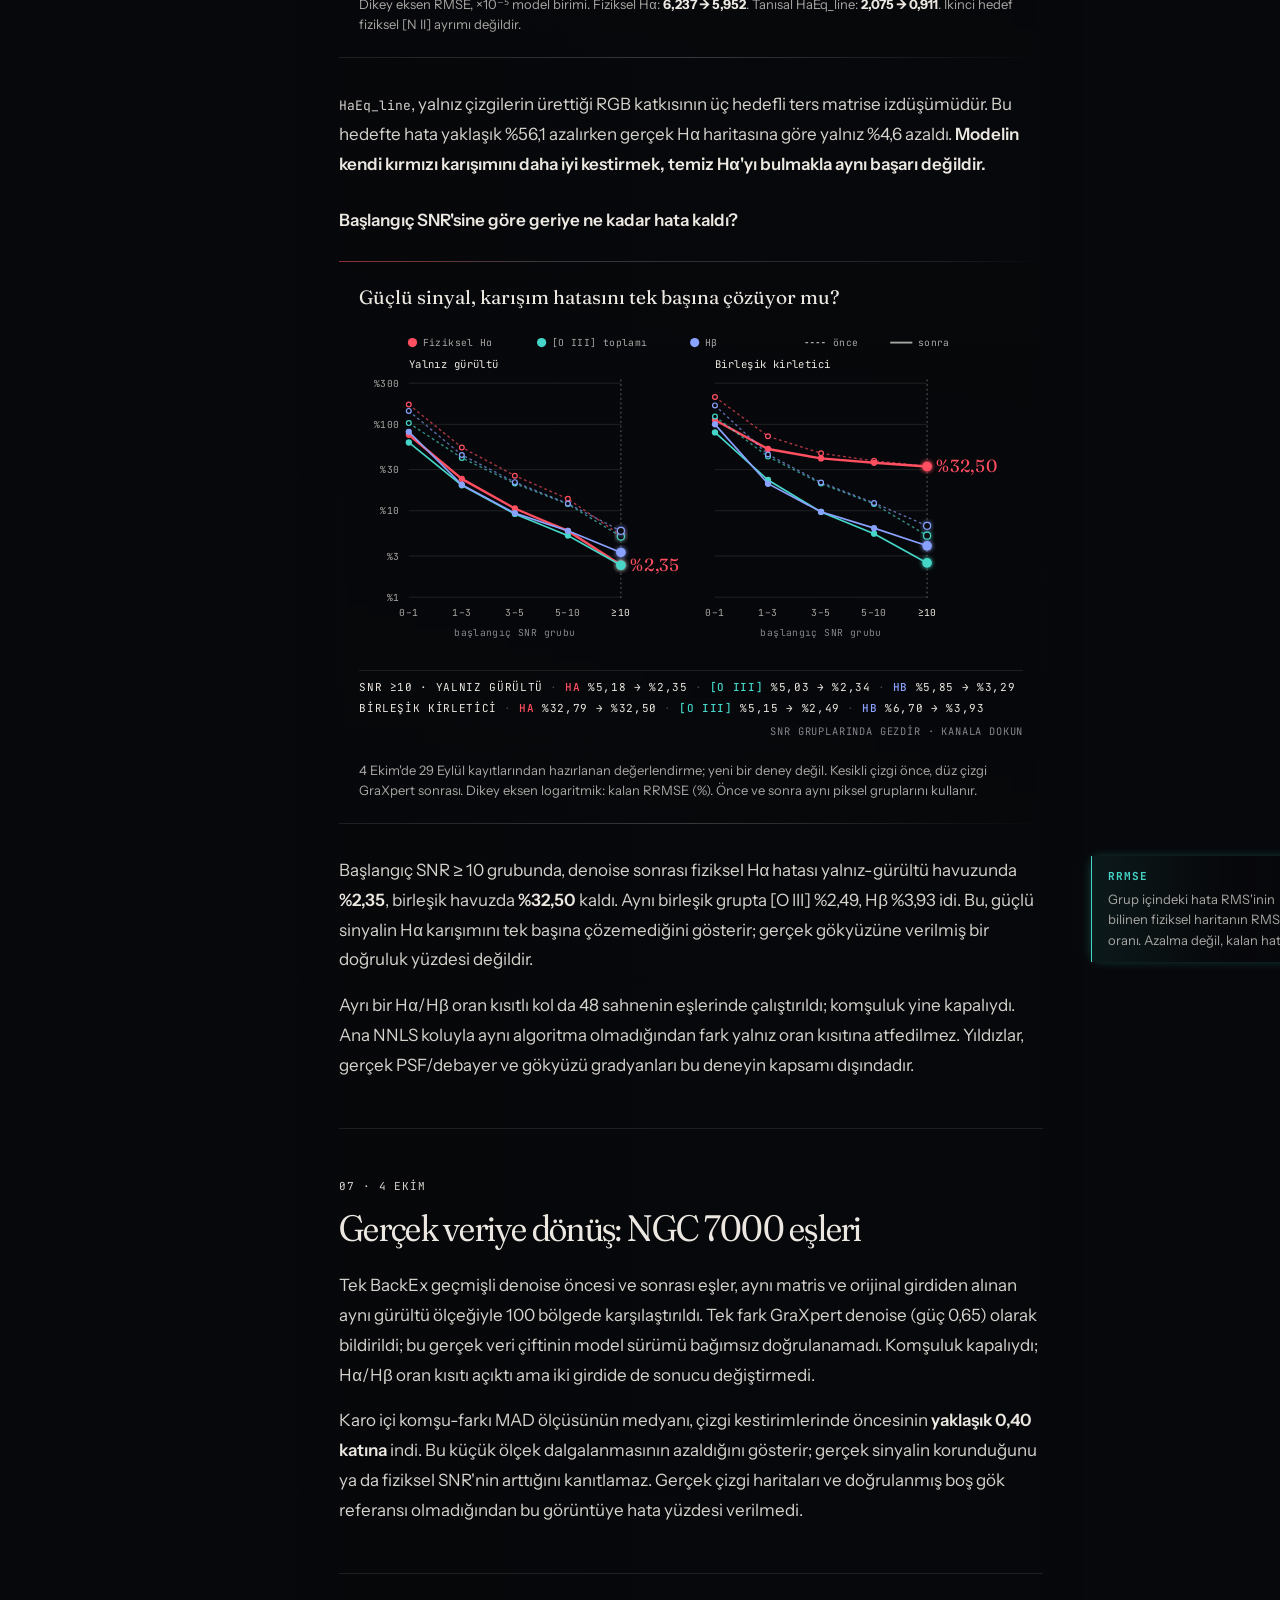
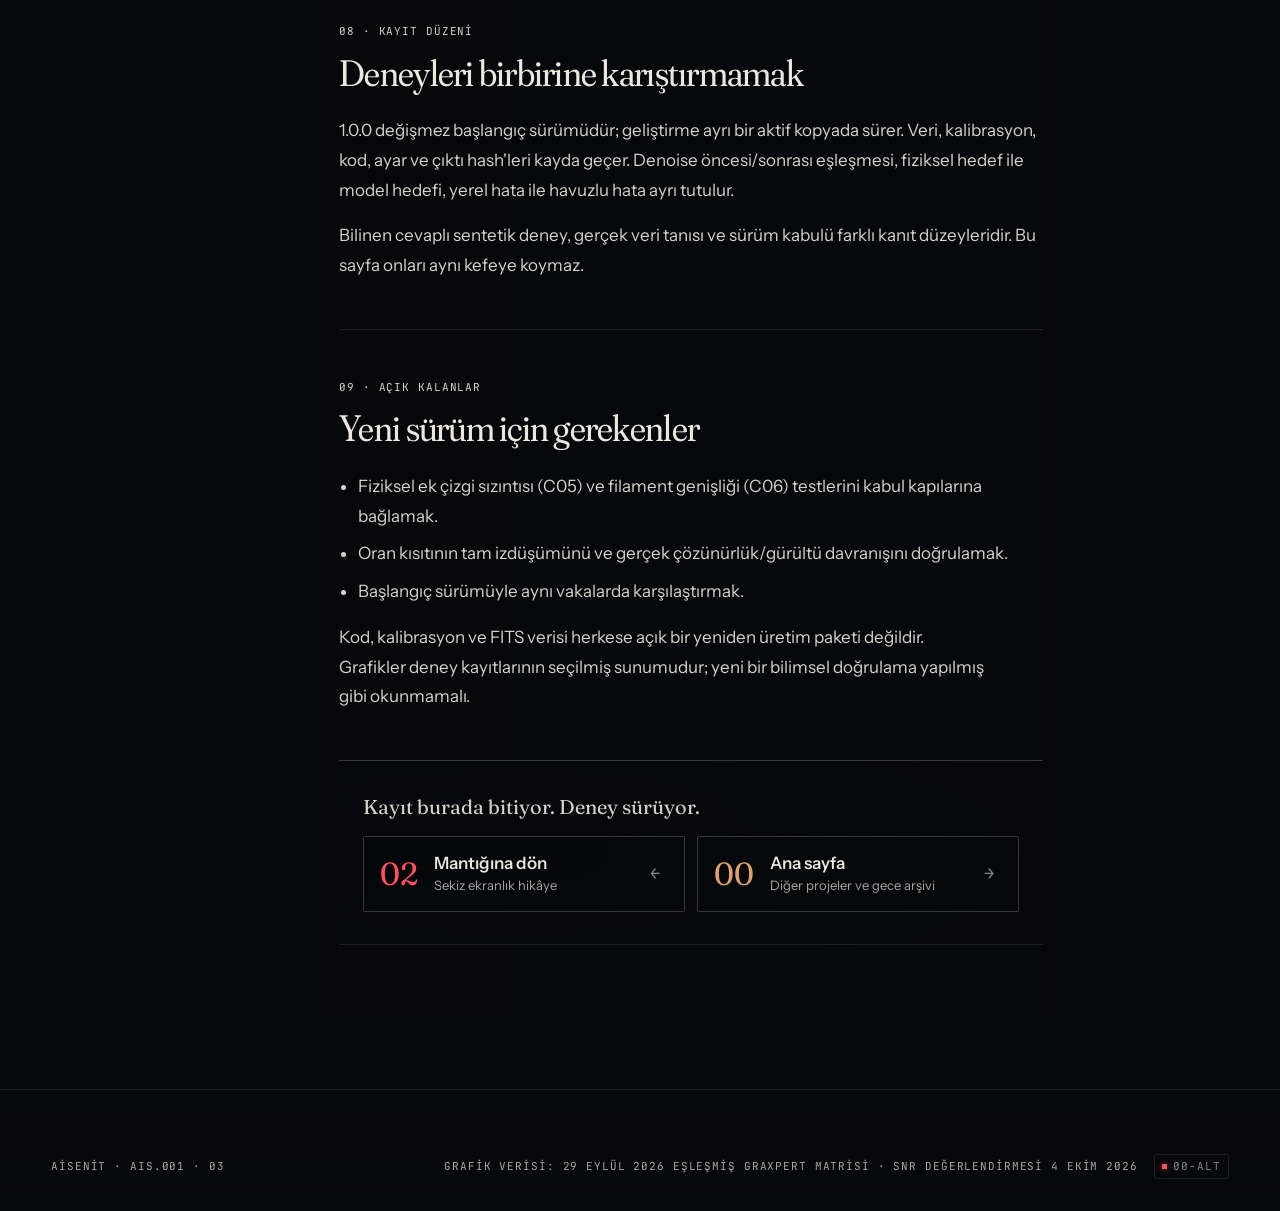
<file: ais-001/03/index.html>
<!doctype html>
<html lang="tr">
<head>
  <meta charset="utf-8">
  <meta name="viewport" content="width=device-width, initial-scale=1">
  <title>AIS.001 · Teknik kayıt</title>
  <meta name="description" content="Tayf teknik kaydı: yöntem çerçevesi, 48 sahnelik GraXpert deneyi, NGC 7000 gerçek veri tanısı ve açık kalan kapılar.">
  <meta name="theme-color" content="#0c0e13">
  <link rel="icon" href="/assets/img/favicon.svg" type="image/svg+xml">
  <link rel="preconnect" href="https://fonts.googleapis.com">
  <link rel="preconnect" href="https://fonts.gstatic.com" crossorigin>
  <link rel="stylesheet" href="https://fonts.googleapis.com/css2?family=Fraunces:ital,opsz,wght,SOFT,WONK@0,9..144,300..700,0..100,0..1;1,9..144,300..700,0..100,0..1&family=Instrument+Sans:wght@400..600&family=JetBrains+Mono:wght@400;500&display=swap">
  <link rel="stylesheet" href="/assets/css/site.css?v=20261127a">
  <link rel="stylesheet" href="/assets/css/sayfalar/rapor.css?v=20261127a">
  <script type="module" src="/assets/js/main.js?v=20261127a"></script>
</head>
<body class="rapor-sayfa" style="--vurgu: var(--ha)" data-sayfa="ais-001-03" data-ekran="kapsam">
  <gok-atmosfer></gok-atmosfer>
  <a class="atla" href="#icerik">İçeriğe geç</a>

  <header class="ust">
    <a class="marka" href="/" aria-label="Aisenit ana sayfa"><ais-maskot faz="aisenit" boyut="30"></ais-maskot><span>aisenit</span></a>
    <nav class="derinlik" aria-label="AIS.001 derinlikleri">
      <span class="yol veri">AIS.001 · Tayf</span>
      <a href="/#ais-001">01</a>
      <a href="/ais-001/02/">02</a>
      <a href="/ais-001/03/" aria-current="page">03</a>
    </nav>
    <button type="button" class="entegrasyon veri" data-entegrasyon aria-expanded="false" aria-controls="ent-fis" title="Bu oturumda geçirdiğin süre. Her 4 saniye bir kare sayılır.">
      <span class="uzun">ENT</span> <b data-sure>00:00:00</b> <span class="uzun">· <span data-kare>0</span> kare</span>
      <span class="ent-serit" aria-hidden="true"><i></i></span>
    </button>
  </header>

  <aside class="ent-fis veri" id="ent-fis" data-ent-fis hidden aria-label="Oturum pozlama özeti">
    <p class="ent-fis-bas" data-ent-fis-bas>OTURUM · 0 KARE · √N = 1.0</p>
    <p class="ent-fis-durum" data-ent-fis-durum>Henüz tek kare sayılırsın. Gürültü yüksek.</p>
  </aside>
  <div class="ilerleme" data-ilerleme aria-hidden="true"></div>

  <header class="rapor-bas">
    <div>
      <p class="veri"><b>AIS.001</b> · 03 · teknik kayıt</p>
      <h1>Tek RGB görüntüden emisyon bileşenleri.</h1>
      <p class="alt-baslik">İlk çözümden 48 sahnelik GraXpert deneyine. Yöntem çerçevesi, tarihli deney akışı, gerçek veri tanısı ve açık kalanlar.</p>
    </div>
<pre class="fits" aria-label="Rapor künyesi"><span class="a">OBJECT  </span>= <span class="d">'Tayf'</span>  <span class="y">/ AIS.001</span>
<span class="a">INSTRUME</span>= <span class="d">'Nikon Z fc'</span>          <span class="y">/ + SV240</span>
<span class="a">ESTIMAND</span>= <span class="d">'Ha_eq_red_blend'</span>     <span class="y">/ temiz Hα değil</span>
<span class="a">         </span>  <span class="d">'OIII_total, Hb'</span>
<span class="a">BUNIT   </span>= <span class="d">'relative/model'</span>
<span class="a">DATE-RNG</span>= <span class="d">'2026-09-15..10-04'</span>
<span class="a">STATUS  </span>= <span class="d">'DENEYSEL'</span>
<span class="a">END</span></pre>
  </header>

  <div class="rapor" data-rapor-etkilesim>
    <nav class="icindekiler" aria-label="Bölümler" data-ray>
      <p class="veri">İçindekiler</p>
      <ol>
        <li><a href="#kapsam"><span class="veri">01</span>Başlangıç sorusu</a></li>
        <li><a href="#girdi"><span class="veri">02</span>Girdi ve kamera–filtre yanıtı</a></li>
        <li><a href="#model"><span class="veri">03</span>İlk model ve piksel çözümü</a></li>
        <li><a href="#sentetik"><span class="veri">04</span>Sentetik başlangıç ve komşuluk</a></li>
        <li><a href="#ngc-ilk"><span class="veri">05</span>İlk NGC 7000 ve iddianın daralması</a></li>
        <li><a href="#deney"><span class="veri">06</span>48 sahneyle GraXpert</a></li>
        <li><a href="#gercek"><span class="veri">07</span>Gerçek veriye dönüş</a></li>
        <li><a href="#kayit"><span class="veri">08</span>Kayıt düzeni</a></li>
        <li><a href="#acik"><span class="veri">09</span>Açık kalanlar</a></li>
      </ol>
    </nav>

    <main class="metin" id="icerik">
      <section id="kapsam">
        <p class="bolum-etiket veri">01 · Başlangıç sorusu</p>
        <h2>Tek RGB görüntüden emisyon katkıları</h2>
        <p>Nikon Z fc ve SVBONY SV240 ile alınmış renkli bir astronomi görüntüsünde Hα, Hβ ve [O&nbsp;III] ışığı üst üste gelir. Bu çalışma, kamera ve filtrenin spektral yanıtından yola çıkarak bu katkıları kestirmeyi deniyor. Kayıt, ilk piksel çözümünden 48 sahnelik GraXpert deneyine ve gerçek veri karşılaştırmasına doğru ilerler.</p>
        <p>Kırmızı çıktı <strong>Hα eşdeğer karışımdır</strong> (<code>Ha_equivalent_red_blend</code>). [O&nbsp;III] hedefi 500.7 ve 495.9 nm çizgilerinin toplamıdır. Mutlak fotometrik kalibrasyon olmadığından sonuçlar <strong>göreli/model birimlerindedir</strong>. Yöntem dar bant spektroskopinin yerine geçmez.</p>
      </section>

      <section id="girdi">
        <p class="bolum-etiket veri">02 · Yöntem çerçevesi</p>
        <h2>Girdi ve kamera–filtre yanıtı</h2>
        <p>Gerçek veri girdisi yıldızları ayrılmış, Siril'de subtractive BackEx uygulanmış lineer bir RGB FITS dosyasıdır. Kamera duyarlılığı ile filtre geçirgenliği karışım matrisini kurar. FITS geçmişi ve kullanıcı beyanı işleme zincirinin kanıtıdır; başlık tek başına lineerliği kanıtlamaz. Kalibrasyon dosyalarının hava/vakum dalga boyu geleneği de kesin olarak doğrulanmış değildir.</p>
        <p>Sentetik deneylerde bilinen çizgi haritaları aynı kamera–filtre yanıtıyla RGB'ye dönüştürülür. Karşılaştırmalarda girdi, gürültü ölçeği ve çözücü ayarı sabit tutulur; değiştirilen katkı ayrıca kaydedilir.</p>
      </section>

      <section id="model">
        <p class="bolum-etiket veri">03 · Yöntem çerçevesi</p>
        <h2>İlk model ve piksel çözümü</h2>
<pre>y_RGB ≈ M · x + ε
x = [Ha_equivalent_red_blend, OIII_total, Hb]ᵀ
OIII_total = I5007 + I4959
I5007 / I4959 = 2.98</pre>
        <aside class="tanim"><b>NNLS</b>Negatif olmayan en küçük kareler. Ölçüm ile model arasındaki farkı küçültürken eksi ışık miktarlarını dışlar.</aside>
        <p>Başlangıç çözümü, kanal gürültüsüyle ağırlıklandırılmış negatif olmayan en küçük karelerdir (NNLS). Her piksel ayrı çözülür; negatif ışık miktarları dışlanır. Üç hedefle kurulan bu model, sürekli tayf ve ek çizgiler de bilinmiyorsa hepsini bağımsız olarak belirleyemez.</p>
        <p><strong>RGB'yi iyi açıklamak, fiziksel paylaştırmayı doğrulamaz.</strong> Model dışı bir katkı, yeniden kurma artığı küçük kalırken hedeflerden birine yazılabilir. Sonraki denemeler hem rastgele gürültüyü hem bu model sınırını sınar.</p>
      </section>

      <section id="sentetik">
        <p class="bolum-etiket veri">04 · 15–16 Eylül</p>
        <h2>Sentetik başlangıç ve komşuluk deneyi</h2>
        <p>İlk kontrollü sahnelerde temiz, gürültülü ve sürekli tayf eklenmiş girdiler karşılaştırıldı. Gürültüsüz ve aynı modelle üretilmiş sahnenin neredeyse sıfır hatası öncelikle iç tutarlılığı gösteriyordu. Gürültü altında tek piksel çözümünün hatası büyüdü.</p>
        <p>16 Eylül'de komşuluk bilgisi eklendi: global FISTA çözümü, RGB veri uyumuna kenar duyarlı pseudo-Huber düzenlemesi uyguladı. Gürültüsü <code>5×10⁻⁶</code> olan tek bir sentetik vakada yerel medyan Hα/Hβ/[O&nbsp;III] hataları <strong>%39,08 / %54,62 / %52,67'den %8,06 / %15,29 / %17,94'e</strong> indi. Bu yerel hata ölçüsü, sonraki GraXpert deneyinin havuzlu RMSE'siyle aynı ölçü değildir.</p>
        <p>Kazanç yeni bir yapı koruma sorusu doğurdu. Bu deneyde kullanılan <code>λ = 0.30</code> ve 4 px rehber bulanıklığı gerçek görüntüden ölçülmemişti. Sonraki denoise deneyi bu komşuluk katmanını kapatarak farklı bir yolu ölçtü.</p>
      </section>

      <section id="ngc-ilk">
        <p class="bolum-etiket veri">05 · 16–23 Eylül</p>
        <h2>İlk NGC 7000 koşusu ve iddianın daralması</h2>
        <p>16 Eylül'deki ilk NGC 7000 koşusu tamamlandı. Ancak ortak pozitif taban üç bileşene de sızdı; bulutsu destek skoru bütün karede doydu. 19 Eylül incelemesi, arka plan çıkarımının gerçek yaygın emisyonu da silebileceğini ve yumuşatmanın gürültüyle birlikte ince yapıyı da bastırabileceğini öne çıkardı.</p>
        <aside class="tanim"><b>ABSTAIN</b>Güvenilir bir [N II] katkı aralığı yoksa sistem temiz Hα için sayı üretmez. Susmak da bir çıktıdır.</aside>
        <p>23 Eylül'deki kaynak/sürüm düzeninde kırmızı çıktının adı ve sınırı açıklaştırıldı. [N II] veya [S II] katkısı, üç hedefli modelde Hα'ya yazılabilir. Aktif kontrol sızıntı yönünü <code>q = M⁻¹v</code> ile izler; güvenilir katkı aralıkları varsa koşullu Hα sınırları üretir, yoksa temiz Hα için sonuç vermez (<code>ABSTAIN</code>).</p>
        <p>Bu aşama yeni bir karşılaştırma ihtiyacını hazırladı: <strong>görüntüdeki gürültüyü azaltmak, modelin görmediği fiziksel katkıyı da düzeltiyor mu?</strong></p>
      </section>

      <section id="deney">
        <p class="bolum-etiket veri">06 · 27–29 Eylül · ana deney</p>
        <h2>48 sahneyle GraXpert: kazanç nerede, sınır nerede?</h2>
        <p>27 Eylül'deki tek sahneli pilot, gürültü azaltmanın bilinen çizgi haritalarına göre ölçülebileceğini gösterdi. Aynı dönemdeki Veil profil karşılaştırmaları da sakinleşme ile yapı korunmasının ayrı sorular olduğunu gösteriyordu. 29 Eylül deneyi bu soruyu farklı fiziksel katkılarda ve gürültü düzeylerinde sınamak için genişletildi.</p>

        <h3>Deney nasıl kuruldu?</h3>
        <p><strong>12 koşul × 2 morfoloji × 2 gürültü örneği = 48 adet 768×768 sahne.</strong> Üç yalnız-gürültü düzeyi; ikişer sürekli tayf, [N II] ve [S II] düzeyi; üç birleşik koşul kullanıldı. Geniş yapılar ile ince filamentler ayrı morfolojilerdi. Her sahnenin fiziksel Hα/[O&nbsp;III]/Hβ haritaları biliniyordu.</p>
        <p>GraXpert 3.0.2 güç 0,65 ile otomatik çalıştırıldı; elle işlenen dosya yok. Aynı sahnenin öncesi ve sonrası <strong>komşuluk ve Hα/Hβ oran kısıtı kapalı NNLS</strong> ile çözüldü. Orijinal gürültü ölçeği ve başlangıç sinyal-gürültü grupları sabit kaldı; denoise sonrası pikseller başka gruba taşınmadı.</p>
        <aside class="tanim"><b>RMSE</b>Kestirim ile bilinen harita arasındaki farkın karesel ortalamasının karekökü. Düşük olan daha iyi. Her koşulun dört sahnesi piksel sayısıyla havuzlanır; bunlar 48 bağımsız istatistiksel örnek değildir.</aside>

        <h3>12 koşulun tamamında ne değişti?</h3>
        <figure class="kanit">
          <span class="kanit-soru">Denoise, hatayı hangi koşulda ne kadar azalttı?</span>
          <kanit-grafik tur="kosullar" veri="/assets/data/ais001-graxpert.json" role="img" aria-label="12 sentetik koşulda fiziksel Hα, [O&nbsp;III] toplamı ve Hβ için GraXpert sonrası havuzlu RMSE azalma yüzdeleri"></kanit-grafik>
          <figcaption>29 Eylül ana kolu. Pozitif yüzde daha düşük hata demektir. Her satır iki morfoloji × iki gürültü örneğini havuzlar. Bu grafik kalan hatayı değil, <b>azalmayı</b> gösterir.</figcaption>
        </figure>
        <p>Yalnız gürültüde fiziksel Hα RMSE'si yaklaşık <strong>%56</strong>, [O&nbsp;III] ve Hβ yaklaşık %47–49 azaldı. Sürekli tayf ve ek çizgiler girince kazanç koşula göre değişti. Yüksek [N II] altında Hα azalması <strong>%4,6</strong>'ya, birleşik düşük-gürültü koşulunda <strong>%2,6</strong>'ya düştü. Her sahnenin üç global hatası azalmış olsa da, modelin çözemediği katkı baskınsa temizlenmiş görüntü hâlâ yanlış fiziksel pay taşıyabiliyor.</p>

        <h3>İki farklı Hα hedefi neden farklı sonuç veriyor?</h3>
        <figure class="kanit">
          <span class="kanit-soru">Aynı dört sahne, iki hedef: hangisini ölçtüğün sonucu değiştiriyor.</span>
          <kanit-grafik tur="nii" veri="/assets/data/ais001-graxpert.json" role="img" aria-label="Yüksek [N II] koşulunda fiziksel Hα ve tanısal HaEq_line hedeflerinin GraXpert öncesi ve sonrası RMSE karşılaştırması"></kanit-grafik>
          <figcaption>Dikey eksen RMSE, ×10⁻⁵ model birimi. Fiziksel Hα: <b>6,237 → 5,952</b>. Tanısal HaEq_line: <b>2,075 → 0,911</b>. İkinci hedef fiziksel [N II] ayrımı değildir.</figcaption>
        </figure>
        <p><code>HaEq_line</code>, yalnız çizgilerin ürettiği RGB katkısının üç hedefli ters matrise izdüşümüdür. Bu hedefte hata yaklaşık %56,1 azalırken gerçek Hα haritasına göre yalnız %4,6 azaldı. <strong>Modelin kendi kırmızı karışımını daha iyi kestirmek, temiz Hα'yı bulmakla aynı başarı değildir.</strong></p>

        <h3>Başlangıç SNR'sine göre geriye ne kadar hata kaldı?</h3>
        <figure class="kanit">
          <span class="kanit-soru">Güçlü sinyal, karışım hatasını tek başına çözüyor mu?</span>
          <kanit-grafik tur="kalan" veri="/assets/data/ais001-graxpert.json" role="img" aria-label="Üç fiziksel çizginin yalnız gürültü ve birleşik kirletici koşullarında, başlangıç SNR gruplarına göre GraXpert öncesi ve sonrası kalan hata yüzdeleri"></kanit-grafik>
          <figcaption>4 Ekim'de 29 Eylül kayıtlarından hazırlanan değerlendirme; yeni bir deney değil. Kesikli çizgi önce, düz çizgi GraXpert sonrası. Dikey eksen logaritmik: kalan RRMSE (%). Önce ve sonra aynı piksel gruplarını kullanır.</figcaption>
        </figure>
        <aside class="tanim"><b>RRMSE</b>Grup içindeki hata RMS'inin bilinen fiziksel haritanın RMS'ine oranı. Azalma değil, kalan hata.</aside>
        <p>Başlangıç SNR ≥ 10 grubunda, denoise sonrası fiziksel Hα hatası yalnız-gürültü havuzunda <strong>%2,35</strong>, birleşik havuzda <strong>%32,50</strong> kaldı. Aynı birleşik grupta [O&nbsp;III] %2,49, Hβ %3,93 idi. Bu, güçlü sinyalin Hα karışımını tek başına çözemediğini gösterir; gerçek gökyüzüne verilmiş bir doğruluk yüzdesi değildir.</p>
        <p>Ayrı bir Hα/Hβ oran kısıtlı kol da 48 sahnenin eşlerinde çalıştırıldı; komşuluk yine kapalıydı. Ana NNLS koluyla aynı algoritma olmadığından fark yalnız oran kısıtına atfedilmez. Yıldızlar, gerçek PSF/debayer ve gökyüzü gradyanları bu deneyin kapsamı dışındadır.</p>
      </section>

      <section id="gercek">
        <p class="bolum-etiket veri">07 · 4 Ekim</p>
        <h2>Gerçek veriye dönüş: NGC 7000 eşleri</h2>
        <p>Tek BackEx geçmişli denoise öncesi ve sonrası eşler, aynı matris ve orijinal girdiden alınan aynı gürültü ölçeğiyle 100 bölgede karşılaştırıldı. Tek fark GraXpert denoise (güç 0,65) olarak bildirildi; bu gerçek veri çiftinin model sürümü bağımsız doğrulanamadı. Komşuluk kapalıydı; Hα/Hβ oran kısıtı açıktı ama iki girdide de sonucu değiştirmedi.</p>
        <p>Karo içi komşu-farkı MAD ölçüsünün medyanı, çizgi kestirimlerinde öncesinin <strong>yaklaşık 0,40 katına</strong> indi. Bu küçük ölçek dalgalanmasının azaldığını gösterir; gerçek sinyalin korunduğunu ya da fiziksel SNR'nin arttığını kanıtlamaz. Gerçek çizgi haritaları ve doğrulanmış boş gök referansı olmadığından bu görüntüye hata yüzdesi verilmedi.</p>
      </section>

      <section id="kayit">
        <p class="bolum-etiket veri">08 · Kayıt düzeni</p>
        <h2>Deneyleri birbirine karıştırmamak</h2>
        <p>1.0.0 değişmez başlangıç sürümüdür; geliştirme ayrı bir aktif kopyada sürer. Veri, kalibrasyon, kod, ayar ve çıktı hash'leri kayda geçer. Denoise öncesi/sonrası eşleşmesi, fiziksel hedef ile model hedefi, yerel hata ile havuzlu hata ayrı tutulur.</p>
        <p>Bilinen cevaplı sentetik deney, gerçek veri tanısı ve sürüm kabulü farklı kanıt düzeyleridir. Bu sayfa onları aynı kefeye koymaz.</p>
      </section>

      <section id="acik">
        <p class="bolum-etiket veri">09 · Açık kalanlar</p>
        <h2>Yeni sürüm için gerekenler</h2>
        <ul>
          <li>Fiziksel ek çizgi sızıntısı (C05) ve filament genişliği (C06) testlerini kabul kapılarına bağlamak.</li>
          <li>Oran kısıtının tam izdüşümünü ve gerçek çözünürlük/gürültü davranışını doğrulamak.</li>
          <li>Başlangıç sürümüyle aynı vakalarda karşılaştırmak.</li>
        </ul>
        <p>Kod, kalibrasyon ve FITS verisi herkese açık bir yeniden üretim paketi değildir. Grafikler deney kayıtlarının seçilmiş sunumudur; yeni bir bilimsel doğrulama yapılmış gibi okunmamalı.</p>

        <div class="rapor-son" data-ais-ev>
          <div>
            <p>Kayıt burada bitiyor. Deney sürüyor.</p>
            <nav class="kapilar" aria-label="Diğer derinlikler">
              <a class="kapi" href="/ais-001/02/"><span class="kapi-no">02</span><span class="kapi-ad">Mantığına dön</span><span class="kapi-not">Sekiz ekranlık hikâye</span><span class="kapi-ok" aria-hidden="true">←</span></a>
              <a class="kapi" href="/" style="--c: var(--toz)"><span class="kapi-no">00</span><span class="kapi-ad">Ana sayfa</span><span class="kapi-not">Diğer projeler ve gece arşivi</span><span class="kapi-ok" aria-hidden="true">→</span></a>
            </nav>
          </div>
        </div>
      </section>
    </main>
  </div>

  <footer class="alt">
    <div class="alt-satir veri">
      <span>aisenit · AIS.001 · 03</span>
      <span class="alt-baglar">
        <span>Grafik verisi: 29 Eylül 2026 eşleşmiş GraXpert matrisi · SNR değerlendirmesi 4 Ekim 2026</span>
        <button type="button" class="kk-tetik veri" data-kk-tetik title="Karanlık kare (3 kez dokun veya basılı tut)"><span class="kk-nokta" aria-hidden="true"></span>00-ALT</button>
      </span>
    </div>
  </footer>
<script data-goatcounter="https://wiseais.goatcounter.com/count" async src="//gc.zgo.at/count.js"></script>
</body>
</html>
</file>
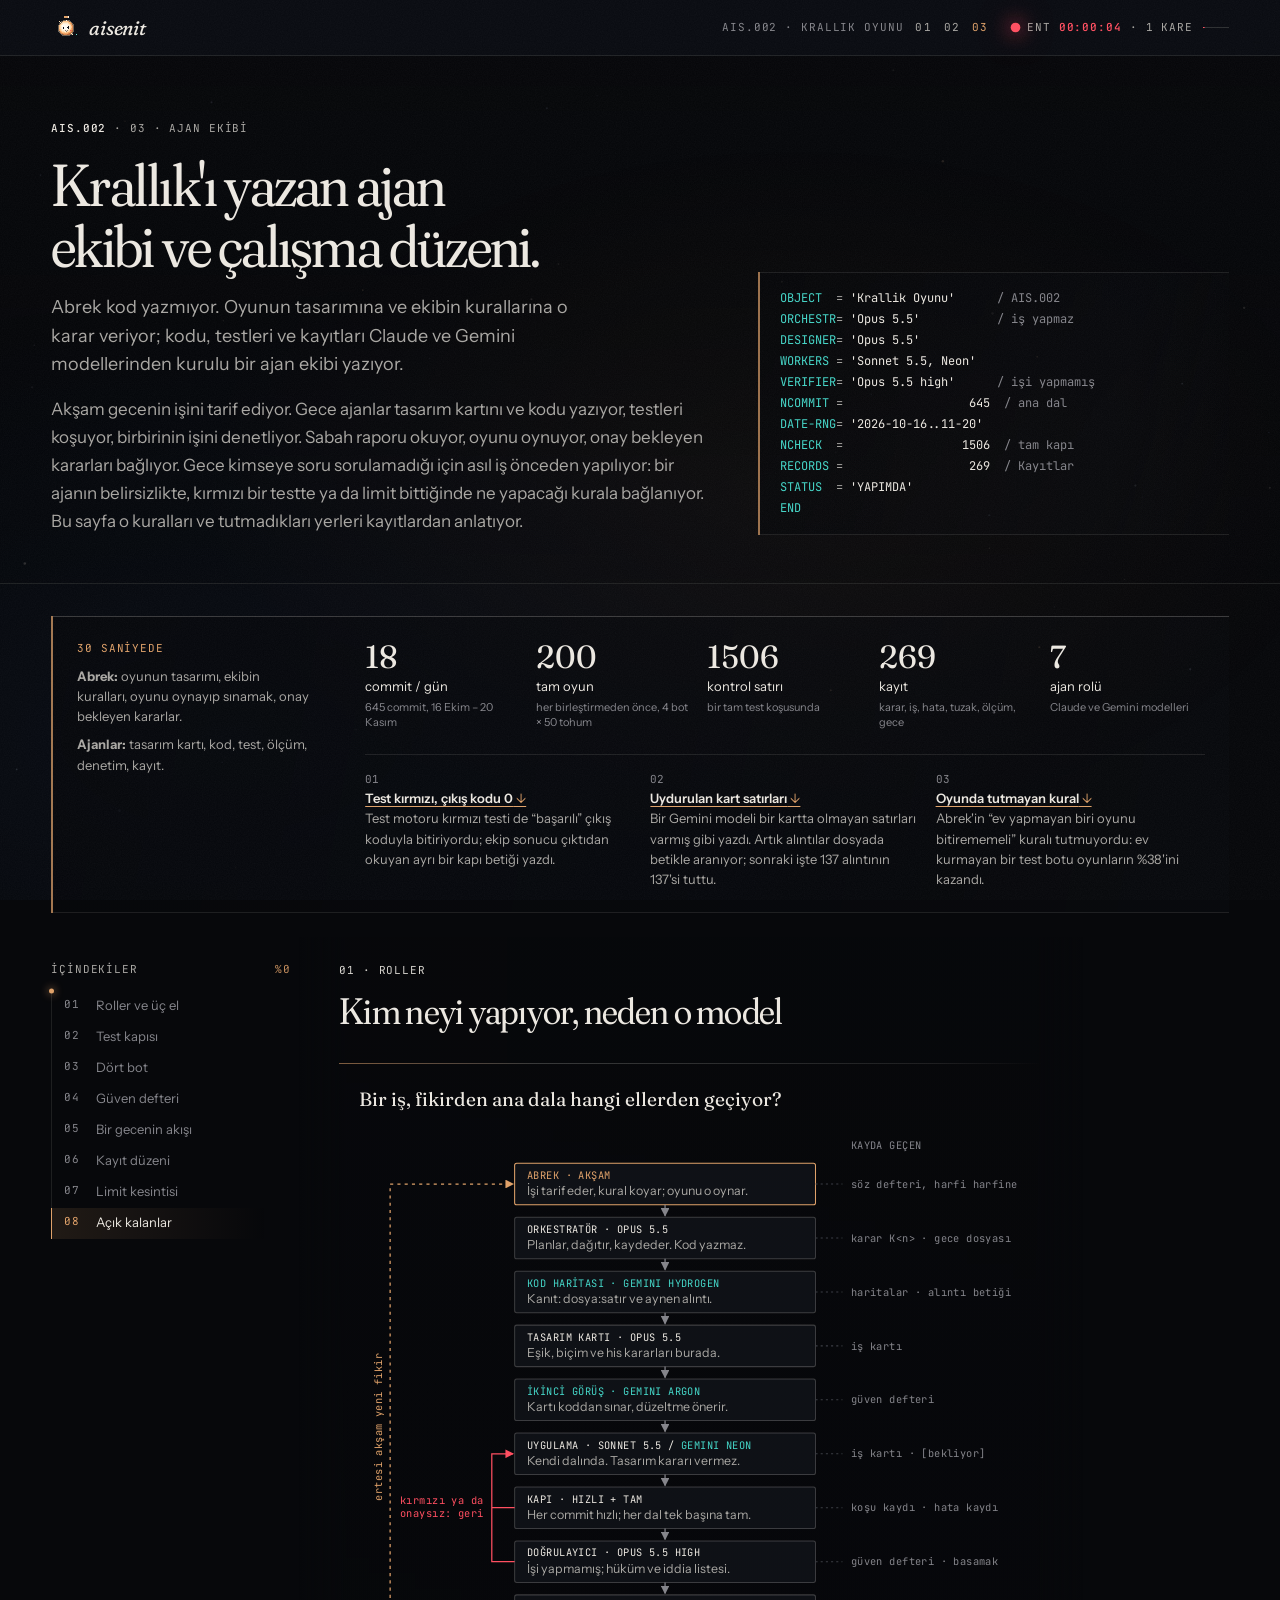
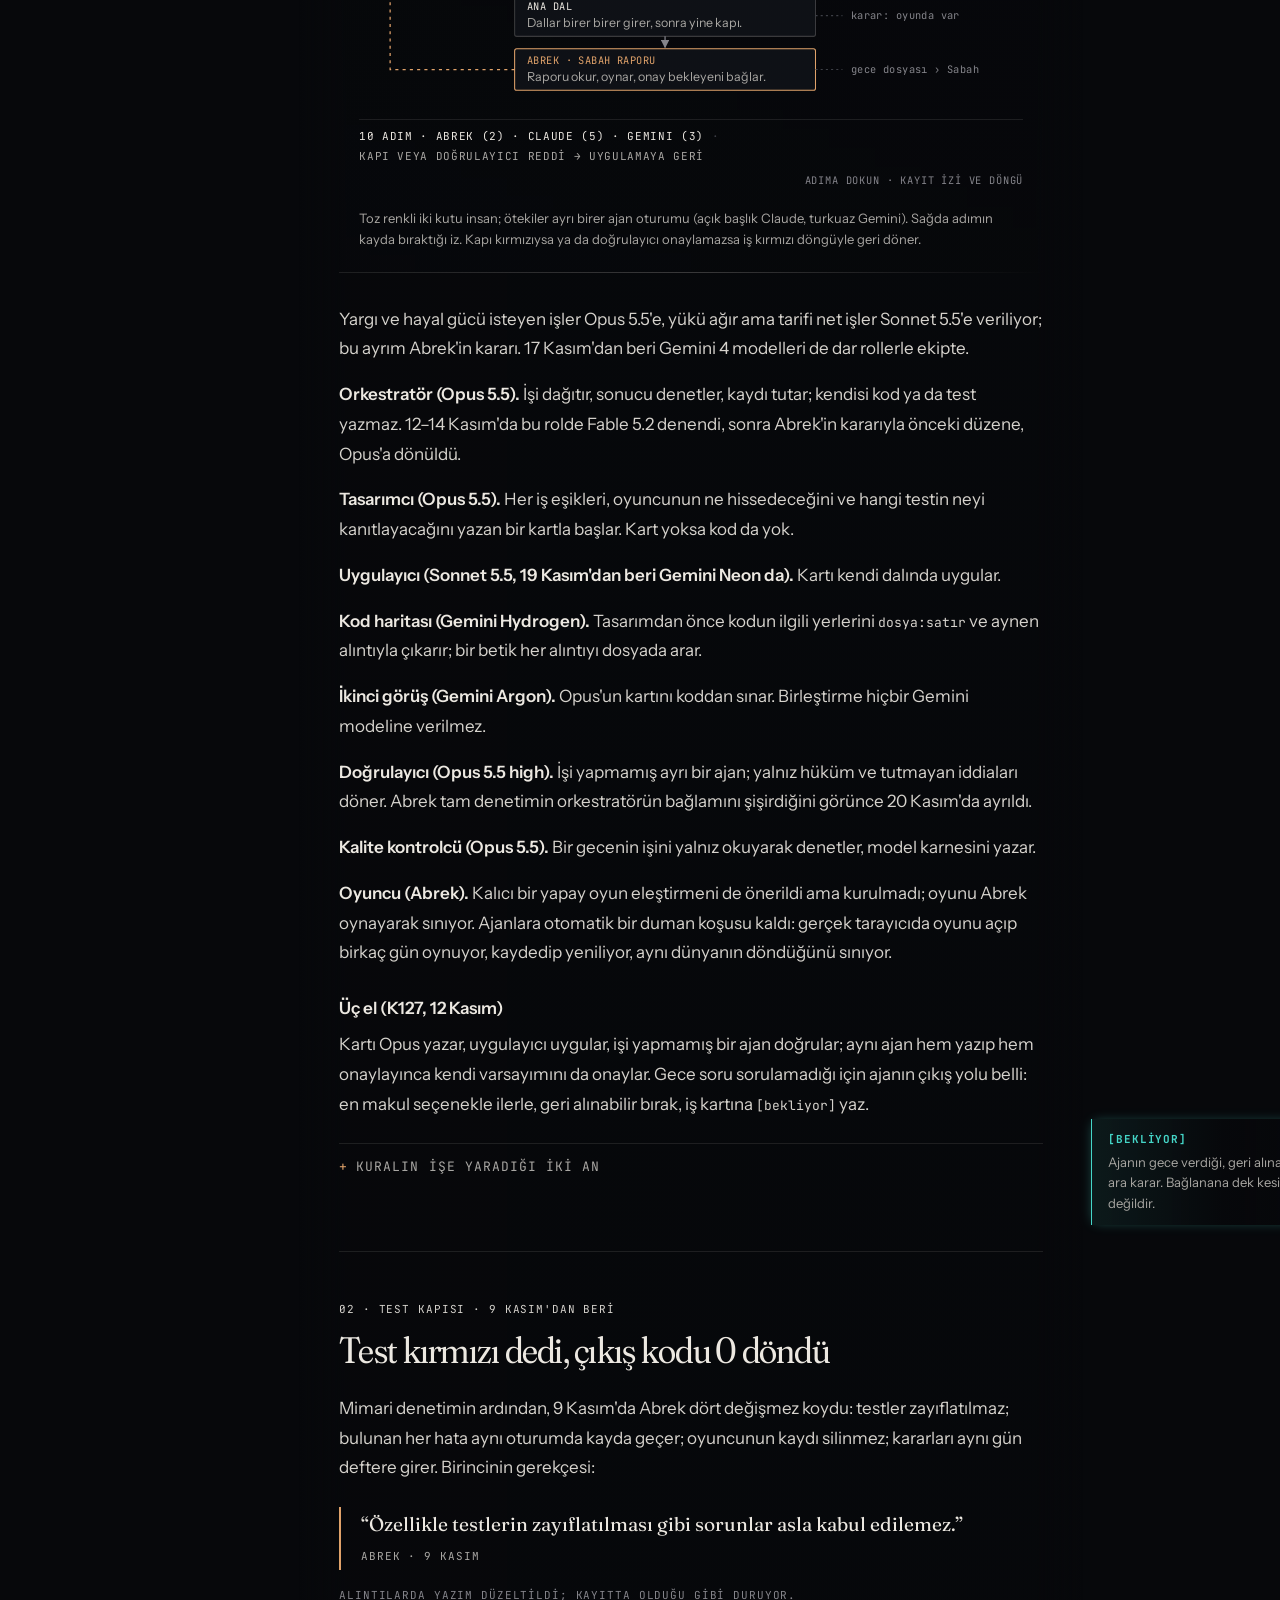
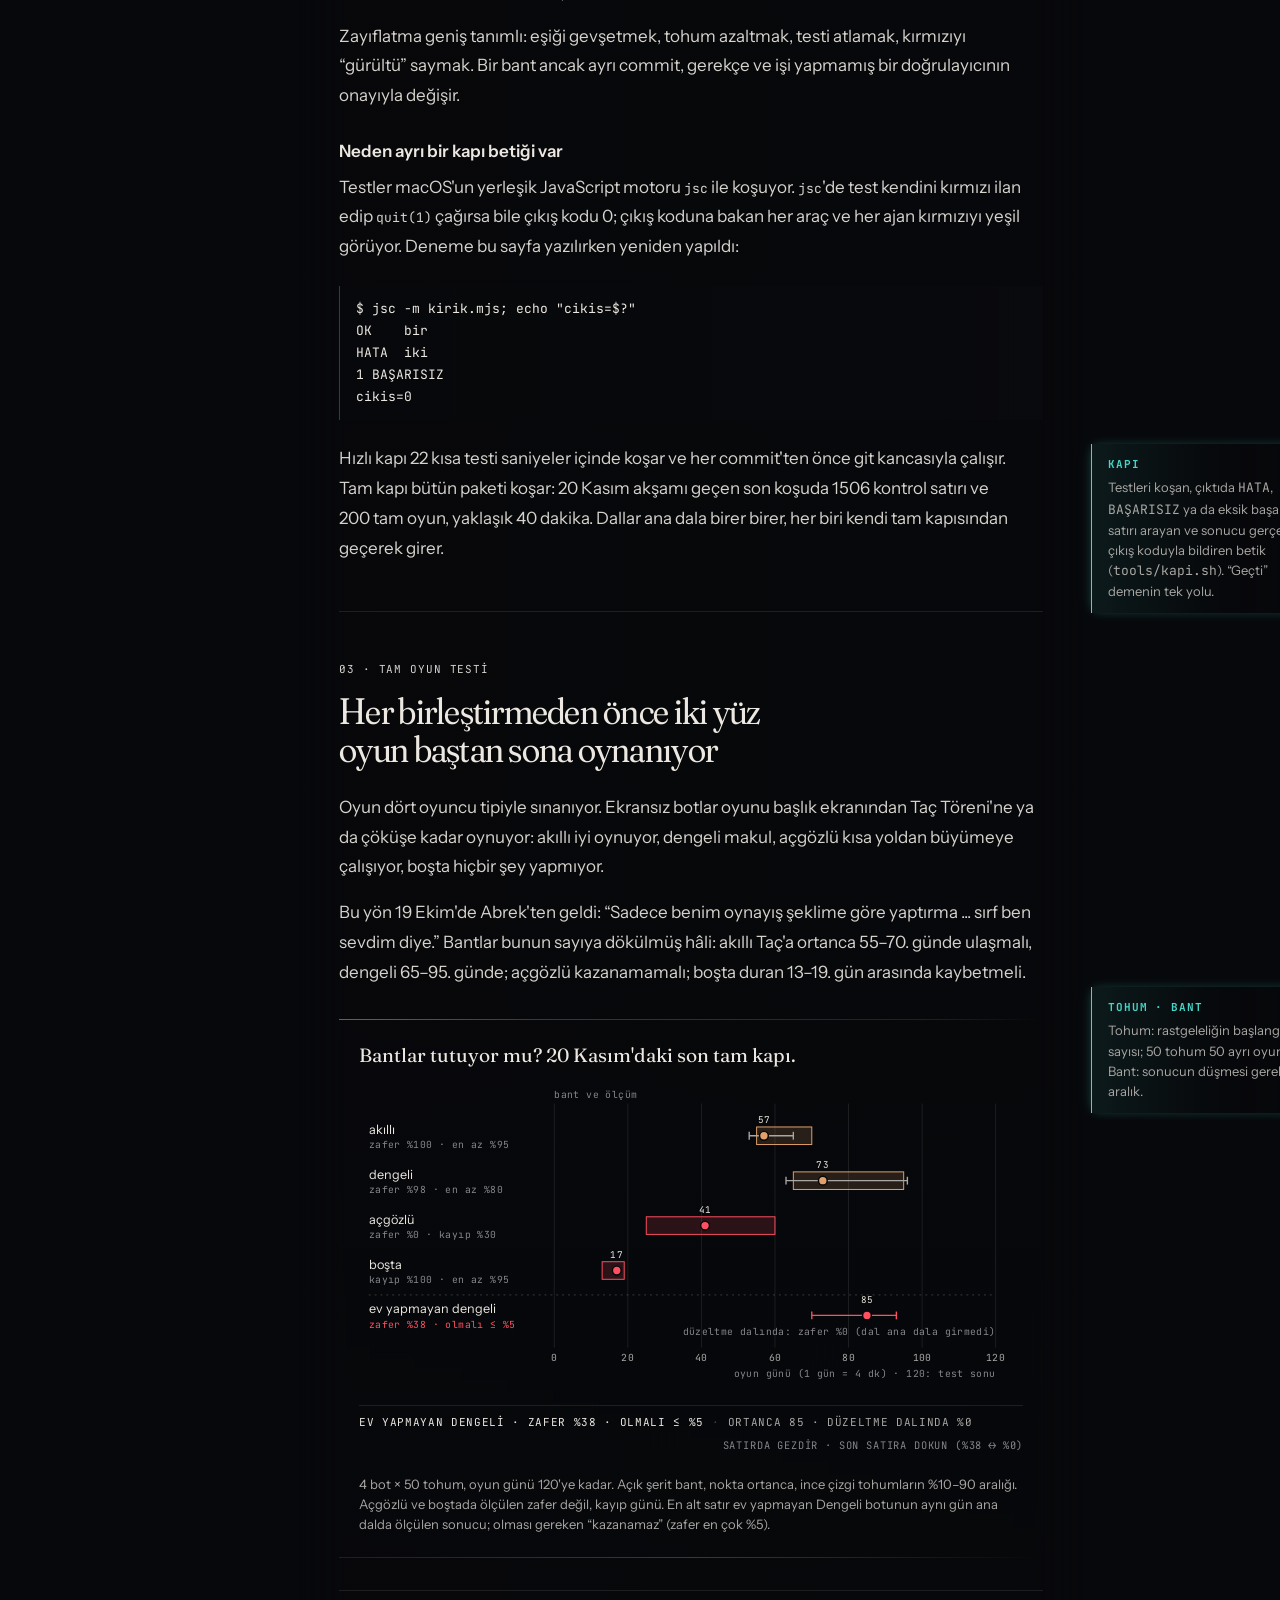
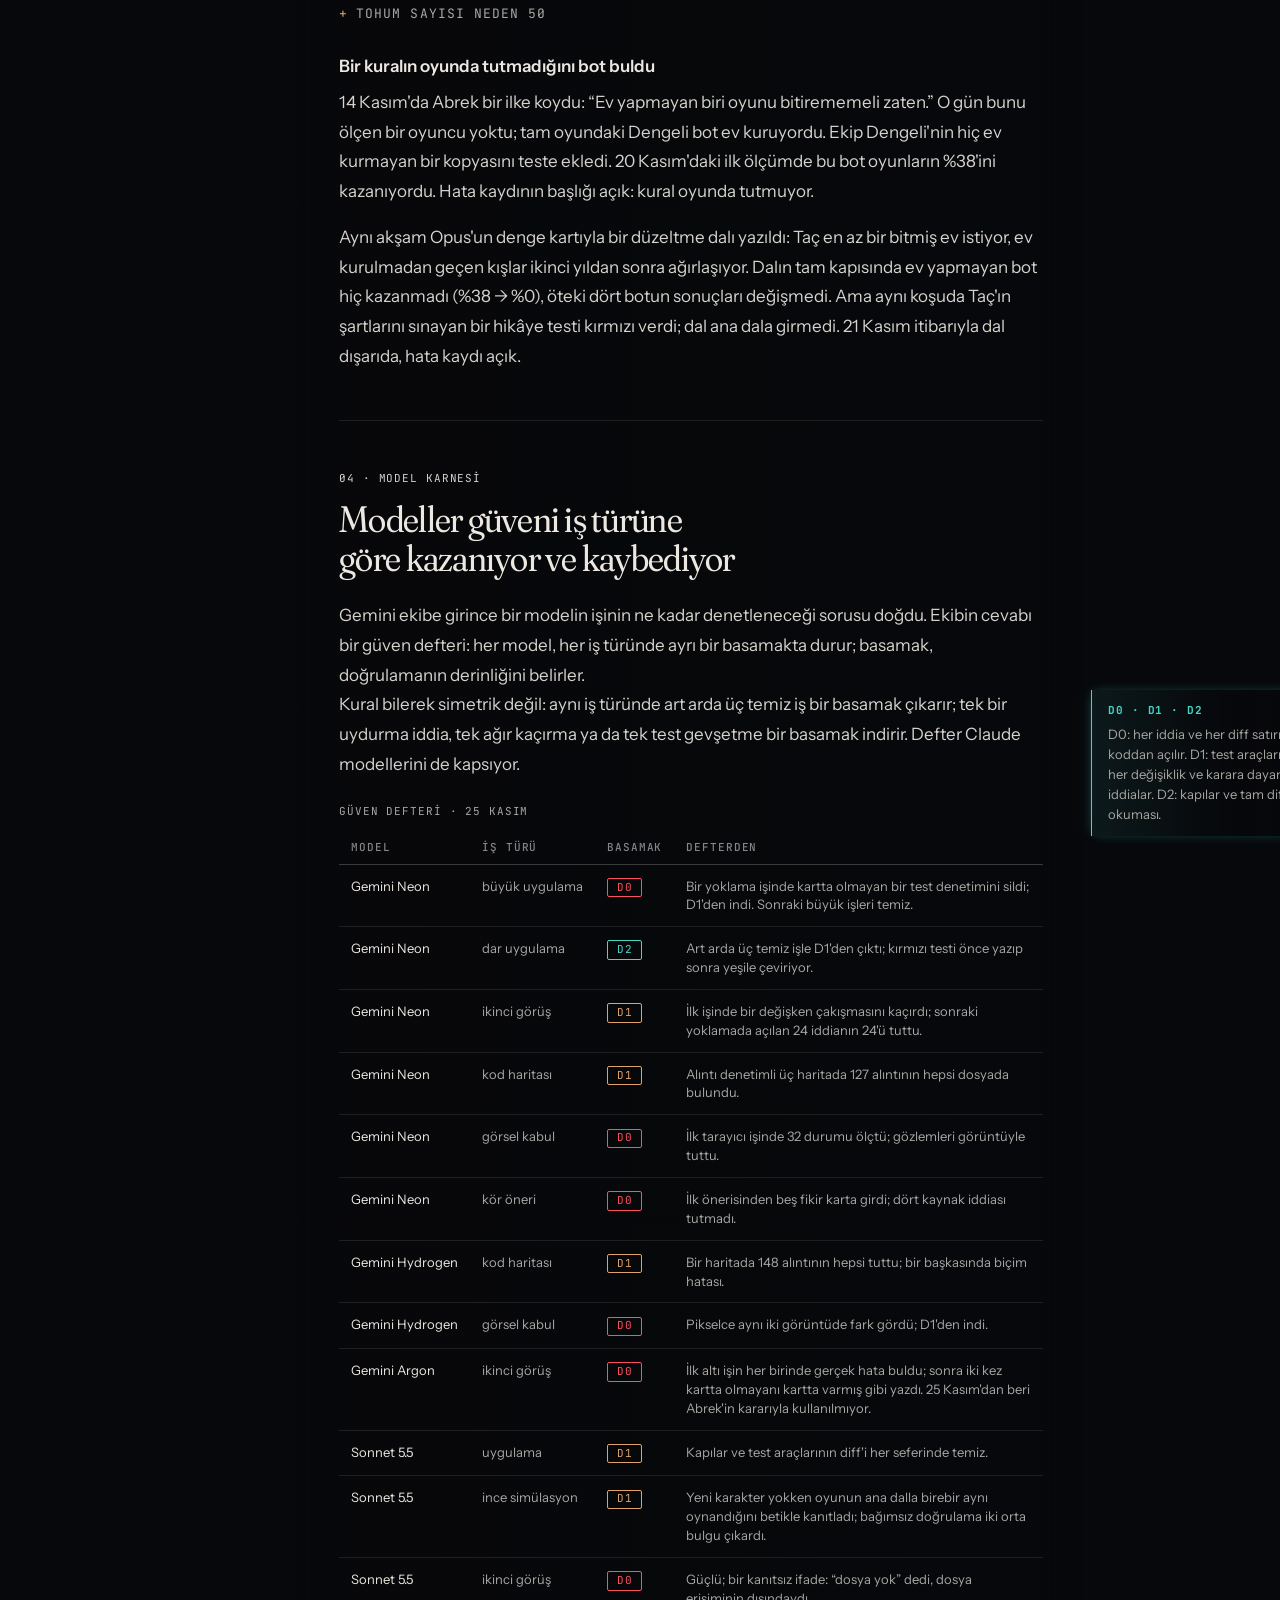
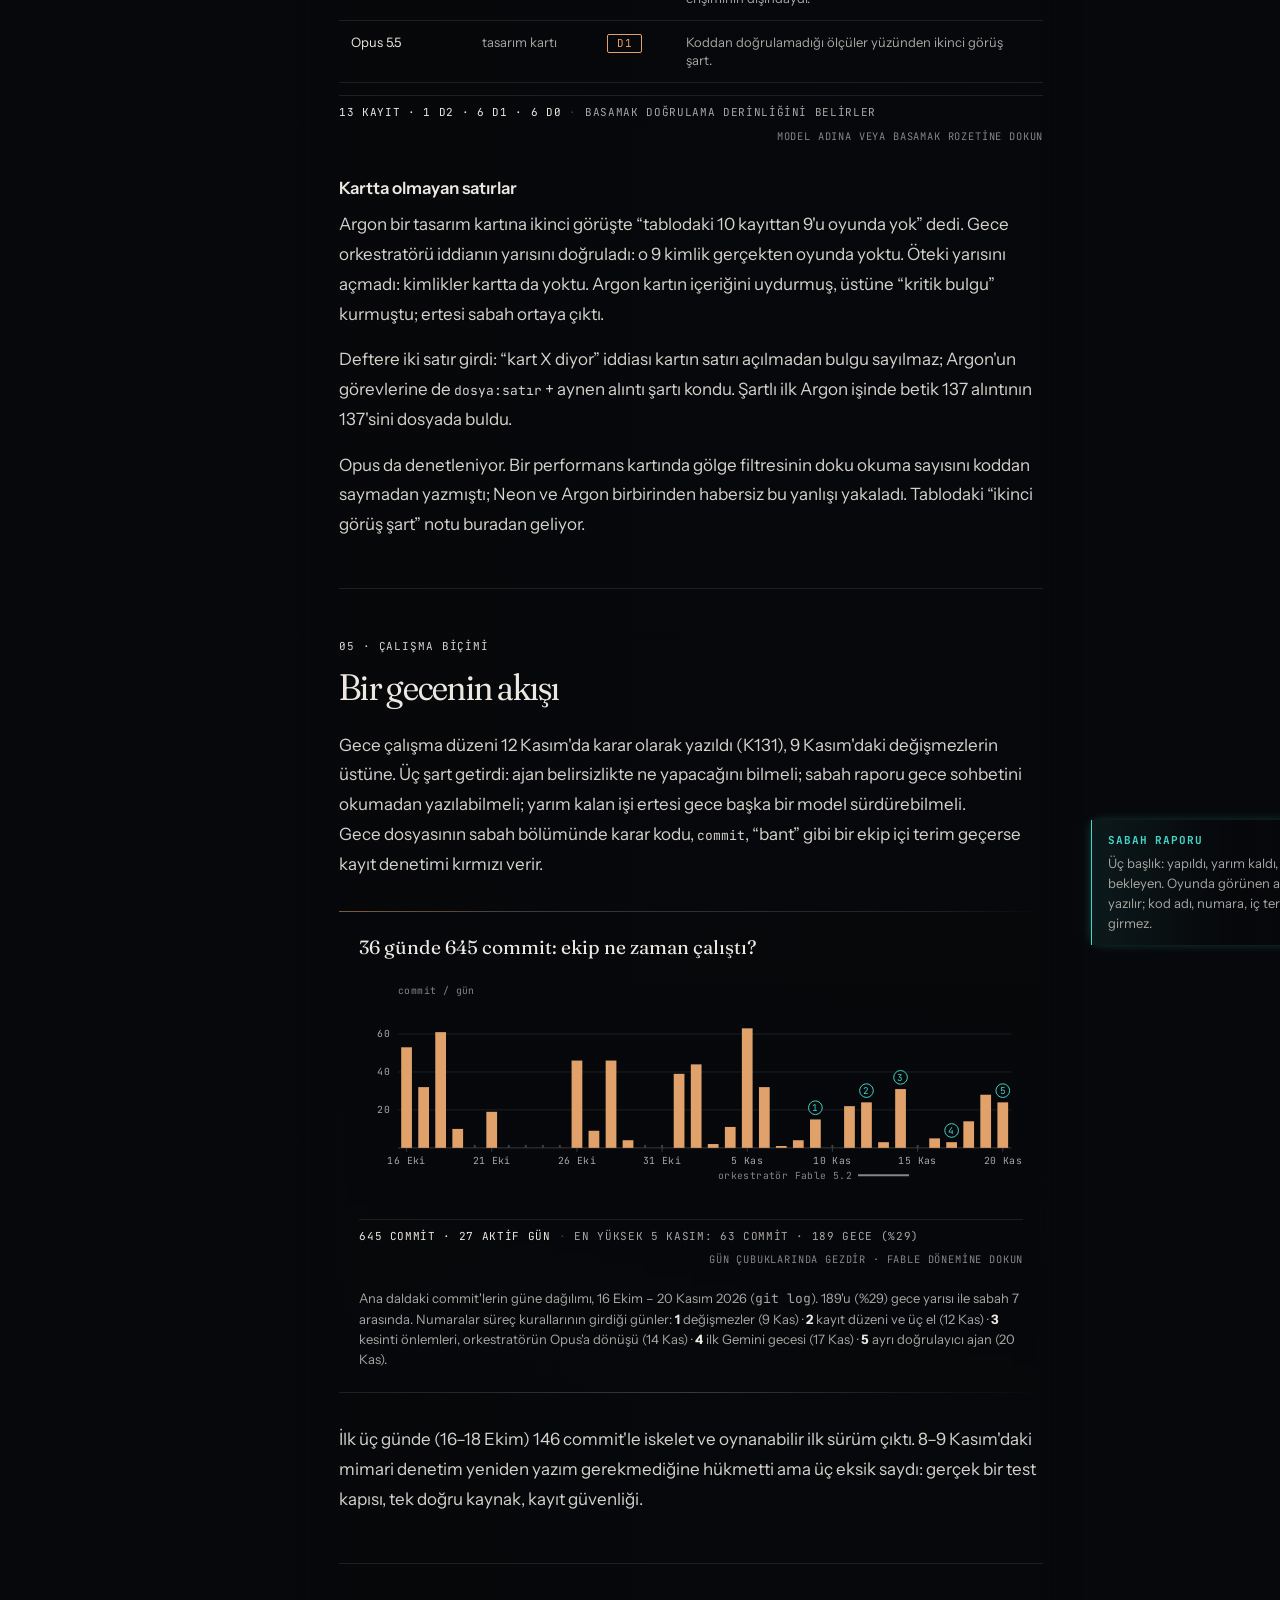
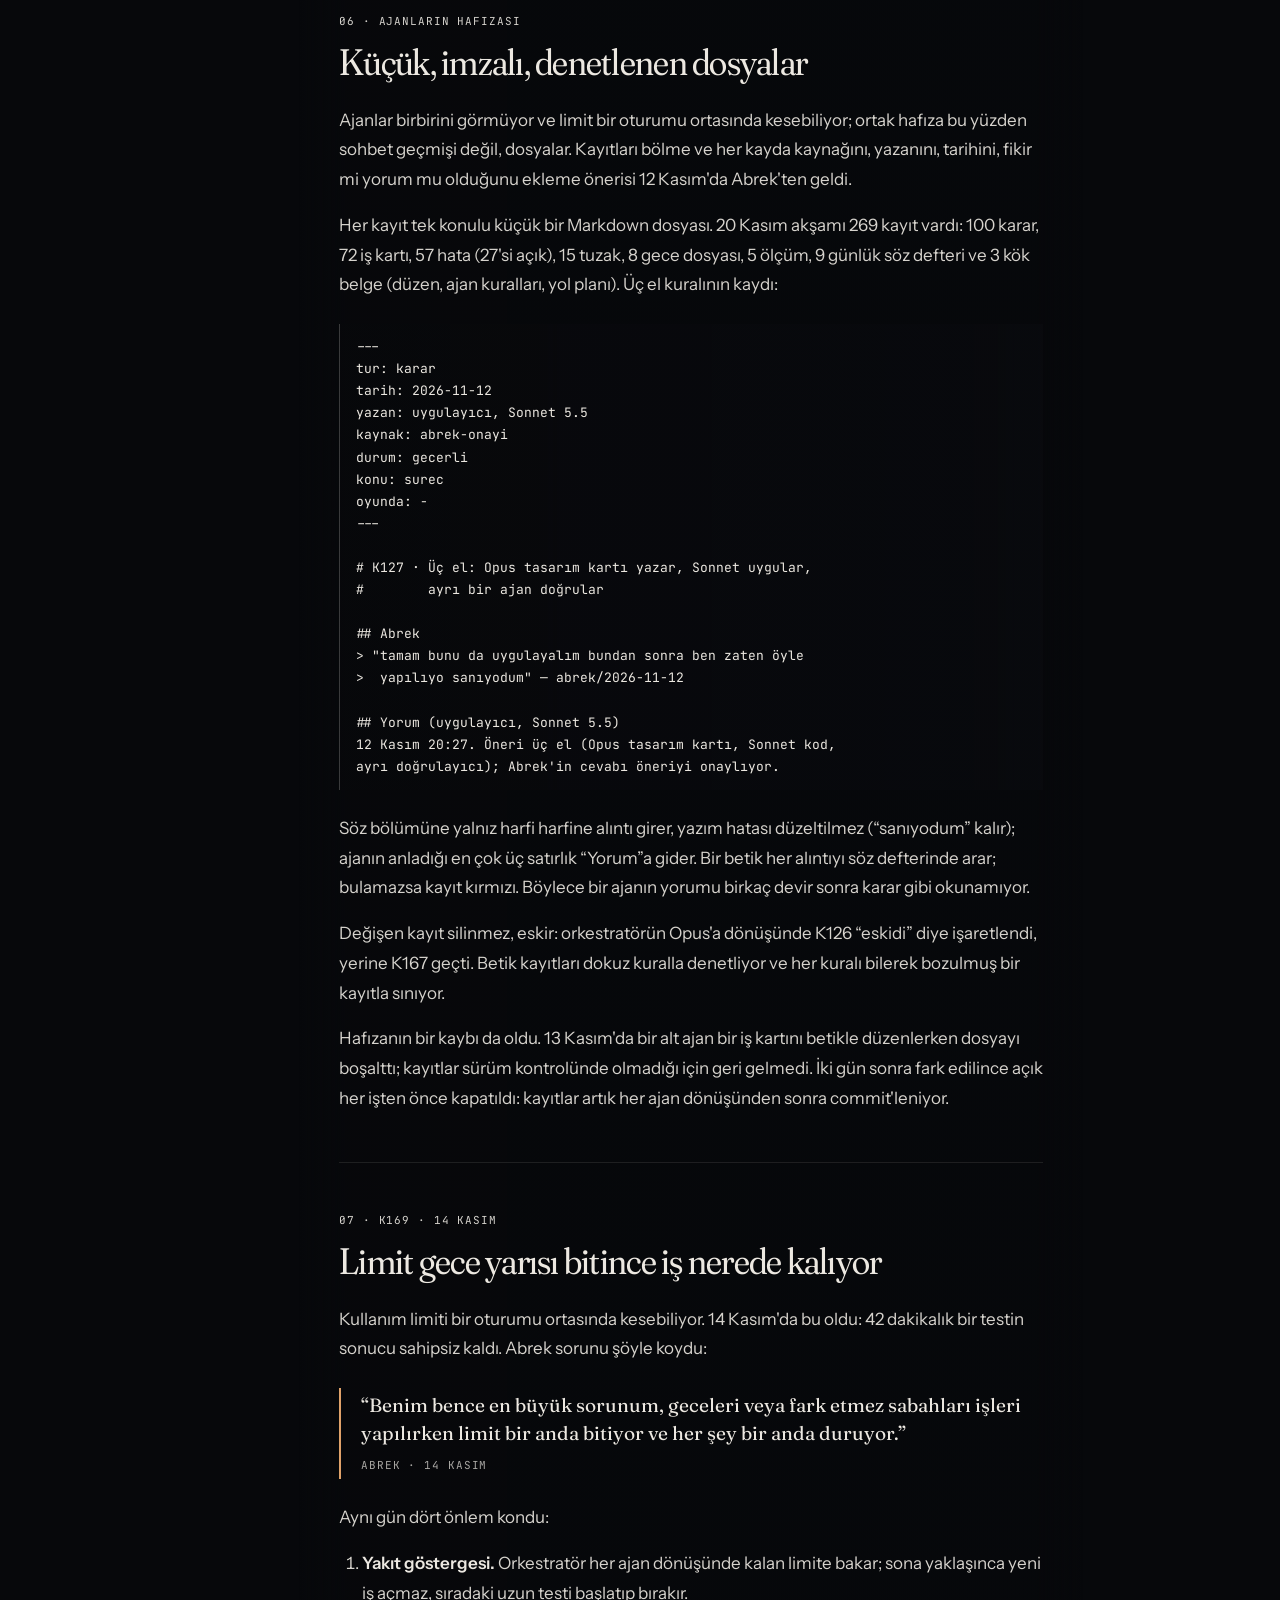
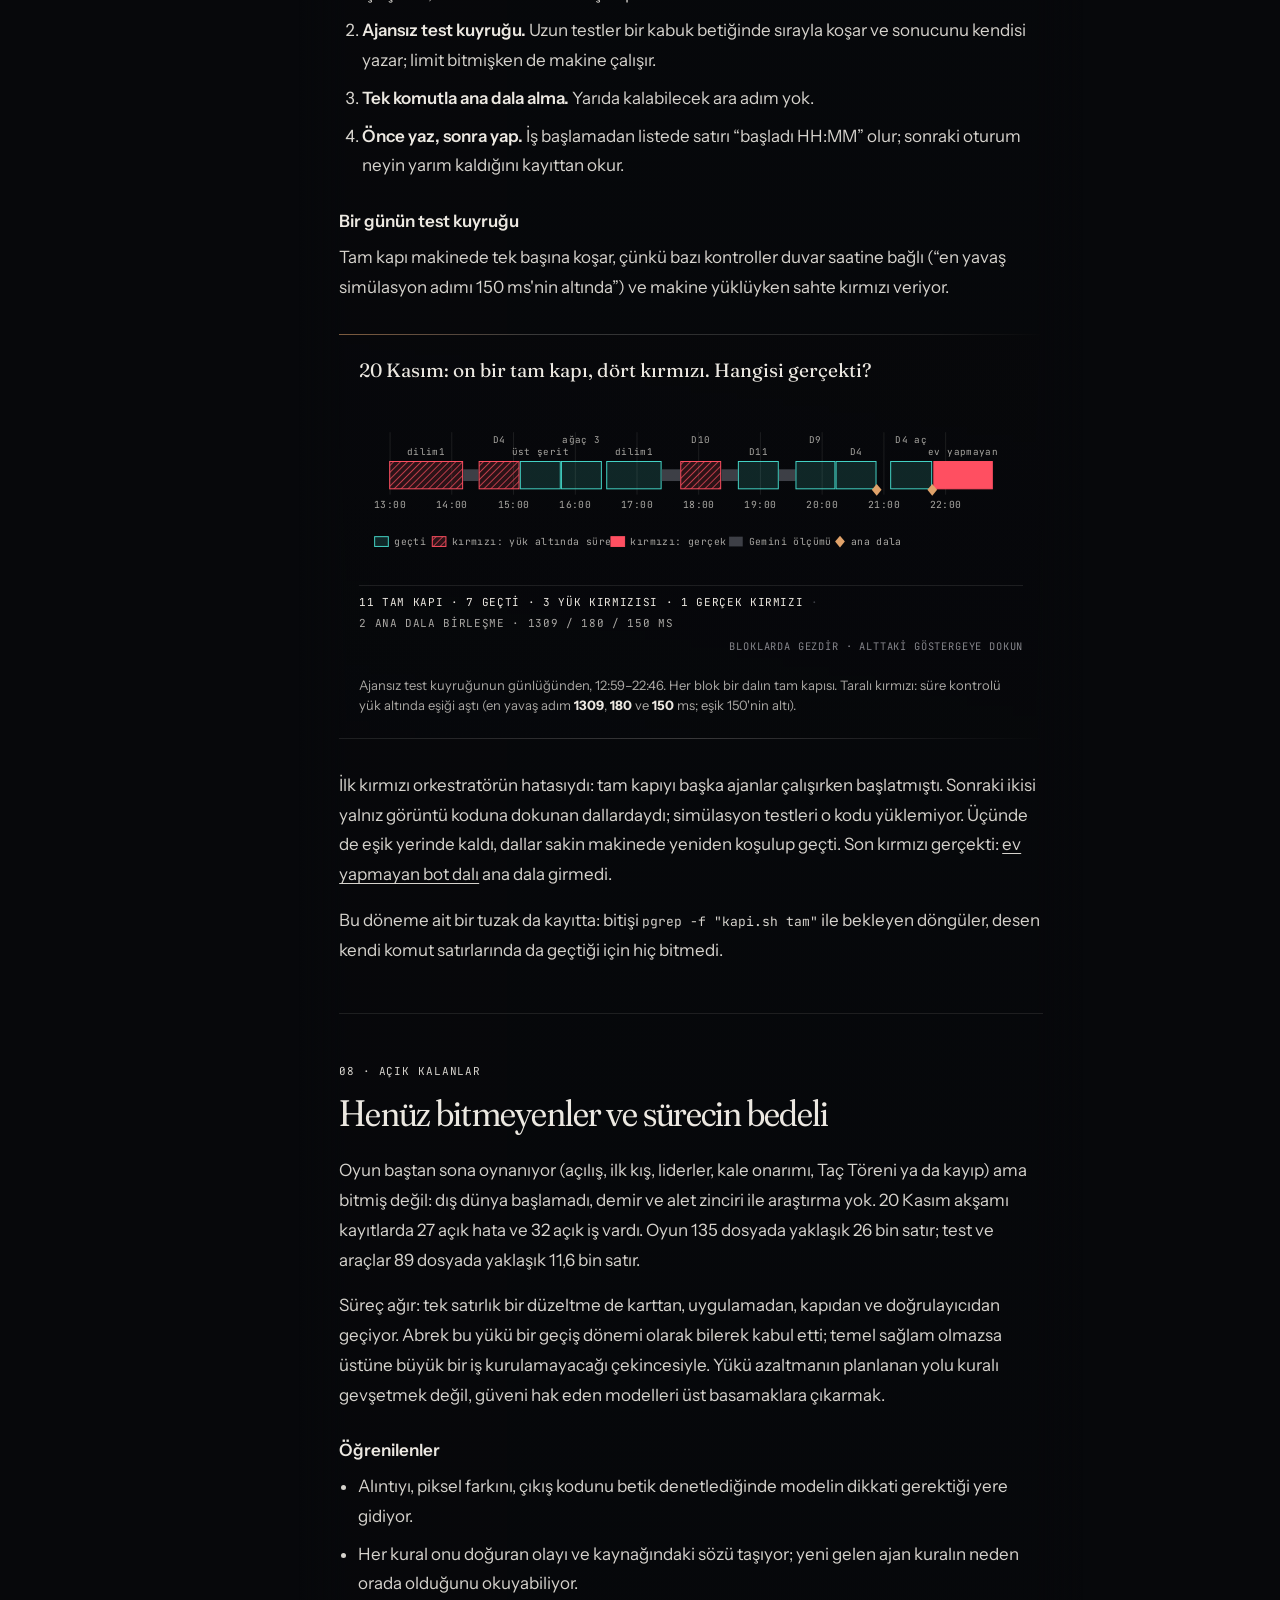
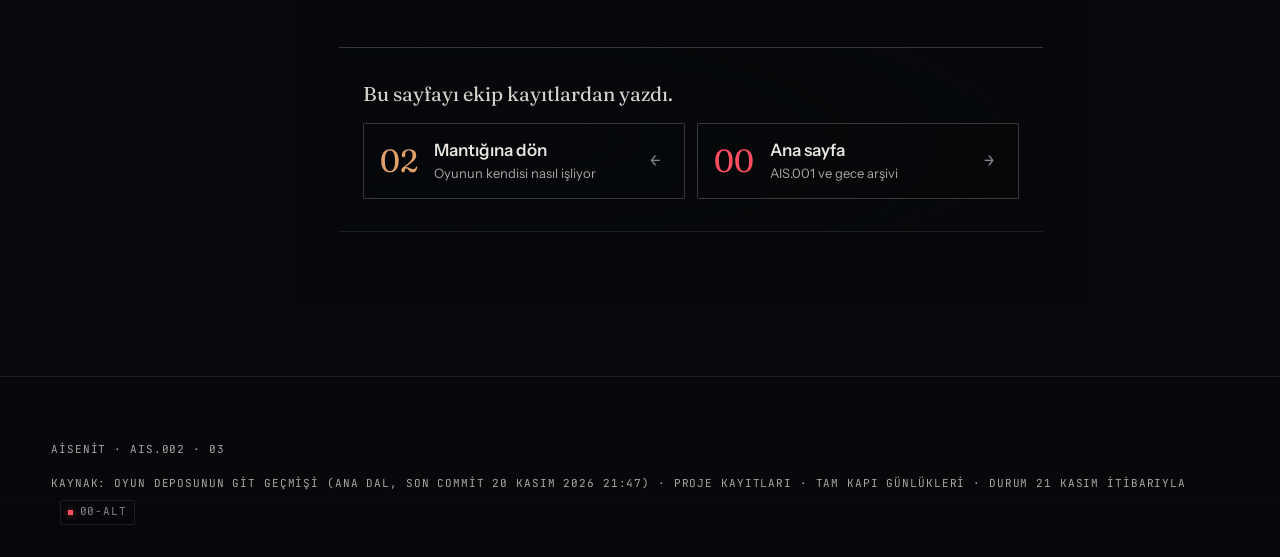
<file: ais-002/03/index.html>
<!doctype html>
<html lang="tr">
<head>
  <meta charset="utf-8">
  <meta name="viewport" content="width=device-width, initial-scale=1">
  <title>AIS.002 · Ajan ekibi</title>
  <meta name="description" content="Krallık Oyunu'nu yazan yapay zekâ ajan ekibi ve Abrek'in rolü: roller ve modeller, test kapısı, dört bot, model güven defteri, kayıt düzeni ve limit kesintisine karşı önlemler.">
  <meta name="theme-color" content="#0c0e13">
  <link rel="icon" href="/assets/img/favicon.svg" type="image/svg+xml">
  <link rel="preconnect" href="https://fonts.googleapis.com">
  <link rel="preconnect" href="https://fonts.gstatic.com" crossorigin>
  <link rel="stylesheet" href="https://fonts.googleapis.com/css2?family=Fraunces:ital,opsz,wght,SOFT,WONK@0,9..144,300..700,0..100,0..1;1,9..144,300..700,0..100,0..1&family=Instrument+Sans:wght@400..600&family=JetBrains+Mono:wght@400;500&display=swap">
  <link rel="stylesheet" href="/assets/css/site.css?v=20261127a">
  <link rel="stylesheet" href="/assets/css/sayfalar/rapor.css?v=20261127a">
  <script type="module" src="/assets/js/main.js?v=20261127a"></script>
</head>
<body class="rapor-sayfa" style="--vurgu: var(--toz)" data-sayfa="ais-002-03" data-ekran="roller" data-ais-tac>
  <gok-atmosfer></gok-atmosfer>
  <a class="atla" href="#icerik">İçeriğe geç</a>

  <header class="ust">
    <a class="marka" href="/" aria-label="Aisenit ana sayfa"><ais-maskot faz="aisenit" boyut="30" aksesuar="tac"></ais-maskot><span>aisenit</span></a>
    <nav class="derinlik" aria-label="AIS.002 derinlikleri">
      <span class="yol veri">AIS.002 · Krallık Oyunu</span>
      <a href="/#ais-002">01</a>
      <a href="/ais-002/02/">02</a>
      <a href="/ais-002/03/" aria-current="page">03</a>
    </nav>
    <button type="button" class="entegrasyon veri" data-entegrasyon aria-expanded="false" aria-controls="ent-fis" title="Bu oturumda geçirdiğin süre. Her 4 saniye bir kare sayılır.">
      <span class="uzun">ENT</span> <b data-sure>00:00:00</b> <span class="uzun">· <span data-kare>0</span> kare</span>
      <span class="ent-serit" aria-hidden="true"><i></i></span>
    </button>
  </header>

  <aside class="ent-fis veri" id="ent-fis" data-ent-fis hidden aria-label="Oturum pozlama özeti">
    <p class="ent-fis-bas" data-ent-fis-bas>OTURUM · 0 KARE · √N = 1.0</p>
    <p class="ent-fis-durum" data-ent-fis-durum>Henüz tek kare sayılırsın. Gürültü yüksek.</p>
  </aside>
  <div class="ilerleme" data-ilerleme aria-hidden="true"></div>

  <header class="rapor-bas">
    <div>
      <p class="veri"><b>AIS.002</b> · 03 · ajan ekibi</p>
      <h1>Krallık'ı yazan ajan ekibi ve çalışma düzeni.</h1>
      <p class="alt-baslik">Abrek kod yazmıyor. Oyunun tasarımına ve ekibin kurallarına o karar veriyor; kodu, testleri ve kayıtları Claude ve Gemini modellerinden kurulu bir ajan ekibi yazıyor.</p>
      <p class="acilis">Akşam gecenin işini tarif ediyor. Gece ajanlar tasarım kartını ve kodu yazıyor, testleri koşuyor, birbirinin işini denetliyor. Sabah raporu okuyor, oyunu oynuyor, onay bekleyen kararları bağlıyor. Gece kimseye soru sorulamadığı için asıl iş önceden yapılıyor: bir ajanın belirsizlikte, kırmızı bir testte ya da limit bittiğinde ne yapacağı kurala bağlanıyor. Bu sayfa o kuralları ve tutmadıkları yerleri kayıtlardan anlatıyor.</p>
    </div>
<pre class="fits" aria-label="Rapor künyesi"><span class="a">OBJECT  </span>= <span class="d">'Krallik Oyunu'</span>      <span class="y">/ AIS.002</span>
<span class="a">ORCHESTR</span>= <span class="d">'Opus 5.5'</span>           <span class="y">/ iş yapmaz</span>
<span class="a">DESIGNER</span>= <span class="d">'Opus 5.5'</span>
<span class="a">WORKERS </span>= <span class="d">'Sonnet 5.5, Neon'</span>
<span class="a">VERIFIER</span>= <span class="d">'Opus 5.5 high'</span>      <span class="y">/ işi yapmamış</span>
<span class="a">NCOMMIT </span>=                  <span class="d">645</span>  <span class="y">/ ana dal</span>
<span class="a">DATE-RNG</span>= <span class="d">'2026-10-16..11-20'</span>
<span class="a">NCHECK  </span>=                 <span class="d">1506</span>  <span class="y">/ tam kapı</span>
<span class="a">RECORDS </span>=                  <span class="d">269</span>  <span class="y">/ Kayıtlar</span>
<span class="a">STATUS  </span>= <span class="d">'YAPIMDA'</span>
<span class="a">END</span></pre>
  </header>

  <section class="otuz-kap" aria-labelledby="otuz-baslik">
    <div class="otuz">
      <div class="otuz-rol">
        <p class="veri" id="otuz-baslik">30 saniyede</p>
        <p><b>Abrek:</b> oyunun tasarımı, ekibin kuralları, oyunu oynayıp sınamak, onay bekleyen kararlar.</p>
        <p><b>Ajanlar:</b> tasarım kartı, kod, test, ölçüm, denetim, kayıt.</p>
      </div>
      <div class="otuz-sag">
        <dl class="otuz-sayi">
          <div><dt>commit / gün</dt><dd>18</dd><span class="otuz-alt">645 commit, 16 Ekim – 20 Kasım</span></div>
          <div><dt>tam oyun</dt><dd>200</dd><span class="otuz-alt">her birleştirmeden önce, 4 bot × 50 tohum</span></div>
          <div><dt>kontrol satırı</dt><dd>1506</dd><span class="otuz-alt">bir tam test koşusunda</span></div>
          <div><dt>kayıt</dt><dd>269</dd><span class="otuz-alt">karar, iş, hata, tuzak, ölçüm, gece</span></div>
          <div><dt>ajan rolü</dt><dd>7</dd><span class="otuz-alt">Claude ve Gemini modelleri</span></div>
        </dl>
        <ol class="otuz-olay">
          <li><a href="#cikis-kodu">Test kırmızı, çıkış kodu 0</a>Test motoru kırmızı testi de “başarılı” çıkış koduyla bitiriyordu; ekip sonucu çıktıdan okuyan ayrı bir kapı betiği yazdı.</li>
          <li><a href="#uydurma">Uydurulan kart satırları</a>Bir Gemini modeli bir kartta olmayan satırları varmış gibi yazdı. Artık alıntılar dosyada betikle aranıyor; sonraki işte 137 alıntının 137'si tuttu.</li>
          <li><a href="#ev-yapmayan">Oyunda tutmayan kural</a>Abrek'in “ev yapmayan biri oyunu bitirememeli” kuralı tutmuyordu: ev kurmayan bir test botu oyunların %38'ini kazandı.</li>
        </ol>
      </div>
    </div>
  </section>

  <div class="rapor" data-rapor-etkilesim>
    <nav class="icindekiler" aria-label="Bölümler" data-ray>
      <p class="veri">İçindekiler</p>
      <ol>
        <li><a href="#roller"><span class="veri">01</span>Roller ve üç el</a></li>
        <li><a href="#kapi"><span class="veri">02</span>Test kapısı</a></li>
        <li><a href="#botlar"><span class="veri">03</span>Dört bot</a></li>
        <li><a href="#guven"><span class="veri">04</span>Güven defteri</a></li>
        <li><a href="#gece"><span class="veri">05</span>Bir gecenin akışı</a></li>
        <li><a href="#kayit"><span class="veri">06</span>Kayıt düzeni</a></li>
        <li><a href="#kesinti"><span class="veri">07</span>Limit kesintisi</a></li>
        <li><a href="#acik"><span class="veri">08</span>Açık kalanlar</a></li>
      </ol>
    </nav>

    <main class="metin" id="icerik">
      <section id="roller">
        <p class="bolum-etiket veri">01 · Roller</p>
        <h2>Kim neyi yapıyor, neden o model</h2>
        <figure class="kanit">
          <span class="kanit-soru">Bir iş, fikirden ana dala hangi ellerden geçiyor?</span>
          <div class="ekip-kaydir"><svg class="ekip-svg" viewBox="0 0 640 558" role="img" aria-label="İş akışı: Abrek, orkestratör, kod haritası, tasarım kartı, ikinci görüş, uygulama, kapı, doğrulayıcı, ana dal, sabah raporu; her adımın kayda bıraktığı iz">
<defs><marker id="ekip-uc" viewBox="0 0 8 8" refX="7" refY="4" markerWidth="7" markerHeight="7" orient="auto-start-reverse"><path class="e-uc" d="M0 0 L8 4 L0 8 z"/></marker><marker id="ekip-uc-geri" viewBox="0 0 8 8" refX="7" refY="4" markerWidth="7" markerHeight="7" orient="auto-start-reverse"><path class="e-uc geri" d="M0 0 L8 4 L0 8 z"/></marker><marker id="ekip-uc-dongu" viewBox="0 0 8 8" refX="7" refY="4" markerWidth="7" markerHeight="7" orient="auto-start-reverse"><path class="e-uc dongu" d="M0 0 L8 4 L0 8 z"/></marker></defs>
<text class="e-iz" x="474" y="20">KAYDA GEÇEN</text>
<rect class="e-kutu abrek" x="150" y="34" width="290" height="40" rx="2"/>
<text x="162" y="49"><tspan class="e-abrek">ABREK · AKŞAM</tspan></text>
<text class="e-not" x="162" y="65">İşi tarif eder, kural koyar; oyunu o oynar.</text>
<line class="e-bag" x1="440" x2="466" y1="54" y2="54"/>
<text class="e-iz" x="474" y="57.5">söz defteri, harfi harfine</text>
<line class="e-ok" x1="295.0" x2="295.0" y1="74" y2="84.5" marker-end="url(#ekip-uc)"/>
<rect class="e-kutu" x="150" y="86" width="290" height="40" rx="2"/>
<text x="162" y="101"><tspan class="e-ad">ORKESTRATÖR · OPUS 5.5</tspan></text>
<text class="e-not" x="162" y="117">Planlar, dağıtır, kaydeder. Kod yazmaz.</text>
<line class="e-bag" x1="440" x2="466" y1="106" y2="106"/>
<text class="e-iz" x="474" y="109.5">karar K&lt;n&gt; · gece dosyası</text>
<line class="e-ok" x1="295.0" x2="295.0" y1="126" y2="136.5" marker-end="url(#ekip-uc)"/>
<rect class="e-kutu" x="150" y="138" width="290" height="40" rx="2"/>
<text x="162" y="153"><tspan class="e-gemini">KOD HARİTASI · GEMINI HYDROGEN</tspan></text>
<text class="e-not" x="162" y="169">Kanıt: dosya:satır ve aynen alıntı.</text>
<line class="e-bag" x1="440" x2="466" y1="158" y2="158"/>
<text class="e-iz" x="474" y="161.5">haritalar · alıntı betiği</text>
<line class="e-ok" x1="295.0" x2="295.0" y1="178" y2="188.5" marker-end="url(#ekip-uc)"/>
<rect class="e-kutu" x="150" y="190" width="290" height="40" rx="2"/>
<text x="162" y="205"><tspan class="e-ad">TASARIM KARTI · OPUS 5.5</tspan></text>
<text class="e-not" x="162" y="221">Eşik, biçim ve his kararları burada.</text>
<line class="e-bag" x1="440" x2="466" y1="210" y2="210"/>
<text class="e-iz" x="474" y="213.5">iş kartı</text>
<line class="e-ok" x1="295.0" x2="295.0" y1="230" y2="240.5" marker-end="url(#ekip-uc)"/>
<rect class="e-kutu" x="150" y="242" width="290" height="40" rx="2"/>
<text x="162" y="257"><tspan class="e-gemini">İKİNCİ GÖRÜŞ · GEMINI ARGON</tspan></text>
<text class="e-not" x="162" y="273">Kartı koddan sınar, düzeltme önerir.</text>
<line class="e-bag" x1="440" x2="466" y1="262" y2="262"/>
<text class="e-iz" x="474" y="265.5">güven defteri</text>
<line class="e-ok" x1="295.0" x2="295.0" y1="282" y2="292.5" marker-end="url(#ekip-uc)"/>
<rect class="e-kutu" x="150" y="294" width="290" height="40" rx="2"/>
<text x="162" y="309"><tspan class="e-ad">UYGULAMA · SONNET 5.5 / </tspan><tspan class="e-gemini">GEMINI NEON</tspan></text>
<text class="e-not" x="162" y="325">Kendi dalında. Tasarım kararı vermez.</text>
<line class="e-bag" x1="440" x2="466" y1="314" y2="314"/>
<text class="e-iz" x="474" y="317.5">iş kartı · [bekliyor]</text>
<line class="e-ok" x1="295.0" x2="295.0" y1="334" y2="344.5" marker-end="url(#ekip-uc)"/>
<rect class="e-kutu" x="150" y="346" width="290" height="40" rx="2"/>
<text x="162" y="361"><tspan class="e-ad">KAPI · HIZLI + TAM</tspan></text>
<text class="e-not" x="162" y="377">Her commit hızlı; her dal tek başına tam.</text>
<line class="e-bag" x1="440" x2="466" y1="366" y2="366"/>
<text class="e-iz" x="474" y="369.5">koşu kaydı · hata kaydı</text>
<line class="e-ok" x1="295.0" x2="295.0" y1="386" y2="396.5" marker-end="url(#ekip-uc)"/>
<rect class="e-kutu" x="150" y="398" width="290" height="40" rx="2"/>
<text x="162" y="413"><tspan class="e-ad">DOĞRULAYICI · OPUS 5.5 HIGH</tspan></text>
<text class="e-not" x="162" y="429">İşi yapmamış; hüküm ve iddia listesi.</text>
<line class="e-bag" x1="440" x2="466" y1="418" y2="418"/>
<text class="e-iz" x="474" y="421.5">güven defteri · basamak</text>
<line class="e-ok" x1="295.0" x2="295.0" y1="438" y2="448.5" marker-end="url(#ekip-uc)"/>
<rect class="e-kutu" x="150" y="450" width="290" height="40" rx="2"/>
<text x="162" y="465"><tspan class="e-ad">ANA DAL</tspan></text>
<text class="e-not" x="162" y="481">Dallar birer birer girer, sonra yine kapı.</text>
<line class="e-bag" x1="440" x2="466" y1="470" y2="470"/>
<text class="e-iz" x="474" y="473.5">karar: oyunda var</text>
<line class="e-ok" x1="295.0" x2="295.0" y1="490" y2="500.5" marker-end="url(#ekip-uc)"/>
<rect class="e-kutu abrek" x="150" y="502" width="290" height="40" rx="2"/>
<text x="162" y="517"><tspan class="e-abrek">ABREK · SABAH RAPORU</tspan></text>
<text class="e-not" x="162" y="533">Raporu okur, oynar, onay bekleyeni bağlar.</text>
<line class="e-bag" x1="440" x2="466" y1="522" y2="522"/>
<text class="e-iz" x="474" y="525.5">gece dosyası › Sabah</text>
<path class="e-ok geri" d="M150 366 H128 M150 418 H128 V314 H148.5" marker-end="url(#ekip-uc-geri)"/>
<text class="e-sorun" x="120" y="362" text-anchor="end">kırmızı ya da</text>
<text class="e-sorun" x="120" y="375" text-anchor="end">onaysız: geri</text>
<path class="e-ok dongu" d="M150 522 H30 V54 H148.5" marker-end="url(#ekip-uc-dongu)"/>
<text class="e-abrek" transform="translate(22 288) rotate(-90)" text-anchor="middle">ertesi akşam yeni fikir</text>
</svg></div>
          <figcaption>Toz renkli iki kutu insan; ötekiler ayrı birer ajan oturumu (açık başlık Claude, turkuaz Gemini). Sağda adımın kayda bıraktığı iz. Kapı kırmızıysa ya da doğrulayıcı onaylamazsa iş kırmızı döngüyle geri döner.</figcaption>
        </figure>
        <p>Yargı ve hayal gücü isteyen işler Opus 5.5'e, yükü ağır ama tarifi net işler Sonnet 5.5'e veriliyor; bu ayrım Abrek'in kararı. 17 Kasım'dan beri Gemini 4 modelleri de dar rollerle ekipte.</p>
        <p><strong>Orkestratör (Opus 5.5).</strong> İşi dağıtır, sonucu denetler, kaydı tutar; kendisi kod ya da test yazmaz. 12–14 Kasım'da bu rolde Fable 5.2 denendi, sonra Abrek'in kararıyla önceki düzene, Opus'a dönüldü.</p>
        <p><strong>Tasarımcı (Opus 5.5).</strong> Her iş eşikleri, oyuncunun ne hissedeceğini ve hangi testin neyi kanıtlayacağını yazan bir kartla başlar. Kart yoksa kod da yok.</p>
        <p><strong>Uygulayıcı (Sonnet 5.5, 19 Kasım'dan beri Gemini Neon da).</strong> Kartı kendi dalında uygular.</p>
        <p><strong>Kod haritası (Gemini Hydrogen).</strong> Tasarımdan önce kodun ilgili yerlerini <code>dosya:satır</code> ve aynen alıntıyla çıkarır; bir betik her alıntıyı dosyada arar.</p>
        <p><strong>İkinci görüş (Gemini Argon).</strong> Opus'un kartını koddan sınar. Birleştirme hiçbir Gemini modeline verilmez.</p>
        <p><strong>Doğrulayıcı (Opus 5.5 high).</strong> İşi yapmamış ayrı bir ajan; yalnız hüküm ve tutmayan iddiaları döner. Abrek tam denetimin orkestratörün bağlamını şişirdiğini görünce 20 Kasım'da ayrıldı.</p>
        <p><strong>Kalite kontrolcü (Opus 5.5).</strong> Bir gecenin işini yalnız okuyarak denetler, model karnesini yazar.</p>
        <p><strong>Oyuncu (Abrek).</strong> Kalıcı bir yapay oyun eleştirmeni de önerildi ama kurulmadı; oyunu Abrek oynayarak sınıyor. Ajanlara otomatik bir duman koşusu kaldı: gerçek tarayıcıda oyunu açıp birkaç gün oynuyor, kaydedip yeniliyor, aynı dünyanın döndüğünü sınıyor.</p>

        <h3 id="uc-el">Üç el (K127, 12 Kasım)</h3>
        <p>Kartı Opus yazar, uygulayıcı uygular, işi yapmamış bir ajan doğrular; aynı ajan hem yazıp hem onaylayınca kendi varsayımını da onaylar. Gece soru sorulamadığı için ajanın çıkış yolu belli: en makul seçenekle ilerle, geri alınabilir bırak, iş kartına <code>[bekliyor]</code> yaz.</p>
        <aside class="tanim"><b>[bekliyor]</b>Ajanın gece verdiği, geri alınabilir ara karar. Bağlanana dek kesin değildir.</aside>
        <details class="teknik">
          <summary class="veri">Kuralın işe yaradığı iki an</summary>
          <div class="teknik-govde">
            <ul>
              <li>Sonnet, kartın bir talimatının var olan bir testle çeliştiğini gördü; testi kendine uydurmak yerine durup sordu.</li>
              <li>Neon iki işte kartın açığını koddan yakaladı, en dar düzeltmeyi yapıp <code>[bekliyor]</code> yazdı.</li>
            </ul>
          </div>
        </details>
      </section>

      <section id="kapi">
        <p class="bolum-etiket veri">02 · Test kapısı · 9 Kasım'dan beri</p>
        <h2>Test kırmızı dedi, çıkış kodu 0 döndü</h2>
        <p>Mimari denetimin ardından, 9 Kasım'da Abrek dört değişmez koydu: testler zayıflatılmaz; bulunan her hata aynı oturumda kayda geçer; oyuncunun kaydı silinmez; kararları aynı gün deftere girer. Birincinin gerekçesi:</p>
        <blockquote class="soz">
          <p>“Özellikle testlerin zayıflatılması gibi sorunlar asla kabul edilemez.”</p>
          <footer class="veri">Abrek · 9 Kasım</footer>
        </blockquote>
        <p class="alinti-notu veri">Alıntılarda yazım düzeltildi; kayıtta olduğu gibi duruyor.</p>
        <p>Zayıflatma geniş tanımlı: eşiği gevşetmek, tohum azaltmak, testi atlamak, kırmızıyı “gürültü” saymak. Bir bant ancak ayrı commit, gerekçe ve işi yapmamış bir doğrulayıcının onayıyla değişir.</p>

        <h3 id="cikis-kodu">Neden ayrı bir kapı betiği var</h3>
        <p>Testler macOS'un yerleşik JavaScript motoru <code>jsc</code> ile koşuyor. <code>jsc</code>'de test kendini kırmızı ilan edip <code>quit(1)</code> çağırsa bile çıkış kodu 0; çıkış koduna bakan her araç ve her ajan kırmızıyı yeşil görüyor. Deneme bu sayfa yazılırken yeniden yapıldı:</p>
<pre>$ jsc -m kirik.mjs; echo "cikis=$?"
OK    bir
HATA  iki
1 BAŞARISIZ
cikis=0</pre>
        <aside class="tanim"><b>Kapı</b>Testleri koşan, çıktıda <code>HATA</code>, <code>BAŞARISIZ</code> ya da eksik başarı satırı arayan ve sonucu gerçek bir çıkış koduyla bildiren betik (<code>tools/kapi.sh</code>). “Geçti” demenin tek yolu.</aside>
        <p>Hızlı kapı 22 kısa testi saniyeler içinde koşar ve her commit'ten önce git kancasıyla çalışır. Tam kapı bütün paketi koşar: 20 Kasım akşamı geçen son koşuda 1506 kontrol satırı ve 200 tam oyun, yaklaşık 40 dakika. Dallar ana dala birer birer, her biri kendi tam kapısından geçerek girer.</p>
      </section>

      <section id="botlar">
        <p class="bolum-etiket veri">03 · Tam oyun testi</p>
        <h2>Her birleştirmeden önce iki yüz oyun baştan sona oynanıyor</h2>
        <p>Oyun dört oyuncu tipiyle sınanıyor. Ekransız botlar oyunu başlık ekranından Taç Töreni'ne ya da çöküşe kadar oynuyor: akıllı iyi oynuyor, dengeli makul, açgözlü kısa yoldan büyümeye çalışıyor, boşta hiçbir şey yapmıyor.</p>
        <p>Bu yön 19 Ekim'de Abrek'ten geldi: “Sadece benim oynayış şeklime göre yaptırma ... sırf ben sevdim diye.” Bantlar bunun sayıya dökülmüş hâli: akıllı Taç'a ortanca 55–70. günde ulaşmalı, dengeli 65–95. günde; açgözlü kazanamamalı; boşta duran 13–19. gün arasında kaybetmeli.</p>
        <aside class="tanim"><b>Tohum · Bant</b>Tohum: rastgeleliğin başlangıç sayısı; 50 tohum 50 ayrı oyun. Bant: sonucun düşmesi gereken aralık.</aside>
        <figure class="kanit">
          <span class="kanit-soru">Bantlar tutuyor mu? 20 Kasım'daki son tam kapı.</span>
          <div class="ekip-kaydir"><svg class="ekip-svg" viewBox="0 0 680 316" role="img" aria-label="Dört botun bantları ve 20 Kasım ölçümleri; ayrıca ev yapmayan Dengeli botunun ana daldaki ölçümü ve düzeltme dalındaki sonucu">
<line class="e-izgara" x1="200" x2="200" y1="20" y2="270"/><text x="200" y="284" text-anchor="middle">0</text>
<line class="e-izgara" x1="275.3" x2="275.3" y1="20" y2="270"/><text x="275.3" y="284" text-anchor="middle">20</text>
<line class="e-izgara" x1="350.7" x2="350.7" y1="20" y2="270"/><text x="350.7" y="284" text-anchor="middle">40</text>
<line class="e-izgara" x1="426" x2="426" y1="20" y2="270"/><text x="426" y="284" text-anchor="middle">60</text>
<line class="e-izgara" x1="501.3" x2="501.3" y1="20" y2="270"/><text x="501.3" y="284" text-anchor="middle">80</text>
<line class="e-izgara" x1="576.7" x2="576.7" y1="20" y2="270"/><text x="576.7" y="284" text-anchor="middle">100</text>
<line class="e-izgara" x1="652" x2="652" y1="20" y2="270"/><text x="652" y="284" text-anchor="middle">120</text>
<text class="e-iz" x="652" y="300" text-anchor="end">oyun günü (1 gün = 4 dk) · 120: test sonu</text>
<text class="e-iz" x="200" y="14">bant ve ölçüm</text>
<text class="e-bot" x="10" y="51">akıllı</text>
<text class="e-iz" x="10" y="66">zafer %100 · en az %95</text>
<rect class="e-bant" x="407.2" y="44" width="56.5" height="18"><title>akıllı: zafer günü bandı 55–70</title></rect>
<line class="e-aralik" x1="399.6" x2="444.8" y1="53" y2="53"/>
<line class="e-aralik" x1="399.6" x2="399.6" y1="49" y2="57"/>
<line class="e-aralik" x1="444.8" x2="444.8" y1="49" y2="57"/>
<circle class="e-ortanca" cx="414.7" cy="53" r="4.5"><title>akıllı: ortanca zafer günü 57</title></circle>
<text class="e-deger" x="414.7" y="40" text-anchor="middle">57</text>
<text class="e-bot" x="10" y="97">dengeli</text>
<text class="e-iz" x="10" y="112">zafer %98 · en az %80</text>
<rect class="e-bant" x="444.8" y="90" width="113" height="18"><title>dengeli: zafer günü bandı 65–95</title></rect>
<line class="e-aralik" x1="437.3" x2="561.6" y1="99" y2="99"/>
<line class="e-aralik" x1="437.3" x2="437.3" y1="95" y2="103"/>
<line class="e-aralik" x1="561.6" x2="561.6" y1="95" y2="103"/>
<circle class="e-ortanca" cx="475" cy="99" r="4.5"><title>dengeli: ortanca zafer günü 73</title></circle>
<text class="e-deger" x="475" y="86" text-anchor="middle">73</text>
<text class="e-bot" x="10" y="143">açgözlü</text>
<text class="e-iz" x="10" y="158">zafer %0 · kayıp %30</text>
<rect class="e-bant kayip" x="294.2" y="136" width="131.8" height="18"><title>açgözlü: kayıp günü bandı 25–60</title></rect>
<circle class="e-ortanca kayip" cx="354.4" cy="145" r="4.5"><title>açgözlü: ortanca kayıp günü 41</title></circle>
<text class="e-deger" x="354.4" y="132" text-anchor="middle">41</text>
<text class="e-bot" x="10" y="189">boşta</text>
<text class="e-iz" x="10" y="204">kayıp %100 · en az %95</text>
<rect class="e-bant kayip" x="249" y="182" width="22.6" height="18"><title>boşta: kayıp günü bandı 13–19</title></rect>
<circle class="e-ortanca kayip" cx="264" cy="191" r="4.5"><title>boşta: ortanca kayıp günü 17</title></circle>
<text class="e-deger" x="264" y="178" text-anchor="middle">17</text>
<line class="e-ayrac" x1="10" x2="652" y1="216" y2="216"/>
<text class="e-bot" x="10" y="235">ev yapmayan dengeli</text>
<text class="e-sorun" x="10" y="250">zafer %38 · olmalı ≤ %5</text>
<line class="e-aralik sorun" x1="463.7" x2="550.3" y1="237" y2="237"/>
<line class="e-aralik sorun" x1="463.7" x2="463.7" y1="233" y2="241"/>
<line class="e-aralik sorun" x1="550.3" x2="550.3" y1="233" y2="241"/>
<circle class="e-ortanca kayip" cx="520.2" cy="237" r="4.5"><title>ev yapmayan dengeli: ortanca zafer günü 85</title></circle>
<text class="e-deger" x="520.2" y="224" text-anchor="middle">85</text>
<text class="e-iz" x="652" y="257" text-anchor="end">düzeltme dalında: zafer %0 (dal ana dala girmedi)</text>
</svg></div>
          <figcaption>4 bot × 50 tohum, oyun günü 120'ye kadar. Açık şerit bant, nokta ortanca, ince çizgi tohumların %10–90 aralığı. Açgözlü ve boştada ölçülen zafer değil, kayıp günü. En alt satır ev yapmayan Dengeli botunun aynı gün ana dalda ölçülen sonucu; olması gereken “kazanamaz” (zafer en çok %5).</figcaption>
        </figure>
        <details class="teknik">
          <summary class="veri">Tohum sayısı neden 50</summary>
          <div class="teknik-govde">
            <p>Başta 20'ydi. 12 Kasım'da açgözlü bot 20 tohumda %10 kaybediyordu, bant (en az %20) kırmızıydı; 50 tohumda kayıp %24 çıktı. Tohumu artırmak kırmızıyı yeşile çevirdiği için karar kaydı bunu açıkça yazdı ve eşikleri yerinde bıraktı. Bedeli: tam kapı 23 dakikadan 40 dakikaya uzadı.</p>
          </div>
        </details>

        <h3 id="ev-yapmayan">Bir kuralın oyunda tutmadığını bot buldu</h3>
        <p>14 Kasım'da Abrek bir ilke koydu: “Ev yapmayan biri oyunu bitirememeli zaten.” O gün bunu ölçen bir oyuncu yoktu; tam oyundaki Dengeli bot ev kuruyordu. Ekip Dengeli'nin hiç ev kurmayan bir kopyasını teste ekledi. 20 Kasım'daki ilk ölçümde bu bot oyunların %38'ini kazanıyordu. Hata kaydının başlığı açık: kural oyunda tutmuyor.</p>
        <p>Aynı akşam Opus'un denge kartıyla bir düzeltme dalı yazıldı: Taç en az bir bitmiş ev istiyor, ev kurulmadan geçen kışlar ikinci yıldan sonra ağırlaşıyor. Dalın tam kapısında ev yapmayan bot hiç kazanmadı (%38 → %0), öteki dört botun sonuçları değişmedi. Ama aynı koşuda Taç'ın şartlarını sınayan bir hikâye testi kırmızı verdi; dal ana dala girmedi. 21 Kasım itibarıyla dal dışarıda, hata kaydı açık.</p>
      </section>

      <section id="guven">
        <p class="bolum-etiket veri">04 · Model karnesi</p>
        <h2>Modeller güveni iş türüne göre kazanıyor ve kaybediyor</h2>
        <p>Gemini ekibe girince bir modelin işinin ne kadar denetleneceği sorusu doğdu. Ekibin cevabı bir güven defteri: her model, her iş türünde ayrı bir basamakta durur; basamak, doğrulamanın derinliğini belirler.</p>
        <aside class="tanim"><b>D0 · D1 · D2</b>D0: her iddia ve her diff satırı koddan açılır. D1: test araçlarındaki her değişiklik ve karara dayanak iddialar. D2: kapılar ve tam diff okuması.</aside>
        <p>Kural bilerek simetrik değil: aynı iş türünde art arda üç temiz iş bir basamak çıkarır; tek bir uydurma iddia, tek ağır kaçırma ya da tek test gevşetme bir basamak indirir. Defter Claude modellerini de kapsıyor.</p>
        <div class="tablo-kap">
          <table class="karne">
            <caption class="veri">Güven defteri · 25 Kasım</caption>
            <thead>
              <tr><th scope="col">Model</th><th scope="col">İş türü</th><th scope="col">Basamak</th><th scope="col">Defterden</th></tr>
            </thead>
            <tbody>
              <tr><td>Gemini Neon</td><td>büyük uygulama</td><td><span class="basamak d0">D0</span></td><td>Bir yoklama işinde kartta olmayan bir test denetimini sildi; D1'den indi. Sonraki büyük işleri temiz.</td></tr>
              <tr><td>Gemini Neon</td><td>dar uygulama</td><td><span class="basamak d2">D2</span></td><td>Art arda üç temiz işle D1'den çıktı; kırmızı testi önce yazıp sonra yeşile çeviriyor.</td></tr>
              <tr><td>Gemini Neon</td><td>ikinci görüş</td><td><span class="basamak d1">D1</span></td><td>İlk işinde bir değişken çakışmasını kaçırdı; sonraki yoklamada açılan 24 iddianın 24'ü tuttu.</td></tr>
              <tr><td>Gemini Neon</td><td>kod haritası</td><td><span class="basamak d1">D1</span></td><td>Alıntı denetimli üç haritada 127 alıntının hepsi dosyada bulundu.</td></tr>
              <tr><td>Gemini Neon</td><td>görsel kabul</td><td><span class="basamak d0">D0</span></td><td>İlk tarayıcı işinde 32 durumu ölçtü; gözlemleri görüntüyle tuttu.</td></tr>
              <tr><td>Gemini Neon</td><td>kör öneri</td><td><span class="basamak d0">D0</span></td><td>İlk önerisinden beş fikir karta girdi; dört kaynak iddiası tutmadı.</td></tr>
              <tr><td>Gemini Hydrogen</td><td>kod haritası</td><td><span class="basamak d1">D1</span></td><td>Bir haritada 148 alıntının hepsi tuttu; bir başkasında biçim hatası.</td></tr>
              <tr><td>Gemini Hydrogen</td><td>görsel kabul</td><td><span class="basamak d0">D0</span></td><td>Pikselce aynı iki görüntüde fark gördü; D1'den indi.</td></tr>
              <tr><td>Gemini Argon</td><td>ikinci görüş</td><td><span class="basamak d0">D0</span></td><td>İlk altı işin her birinde gerçek hata buldu; sonra iki kez kartta olmayanı kartta varmış gibi yazdı. 25 Kasım'dan beri Abrek'in kararıyla kullanılmıyor.</td></tr>
              <tr><td>Sonnet 5.5</td><td>uygulama</td><td><span class="basamak d1">D1</span></td><td>Kapılar ve test araçlarının diff'i her seferinde temiz.</td></tr>
              <tr><td>Sonnet 5.5</td><td>ince simülasyon</td><td><span class="basamak d1">D1</span></td><td>Yeni karakter yokken oyunun ana dalla birebir aynı oynandığını betikle kanıtladı; bağımsız doğrulama iki orta bulgu çıkardı.</td></tr>
              <tr><td>Sonnet 5.5</td><td>ikinci görüş</td><td><span class="basamak d0">D0</span></td><td>Güçlü; bir kanıtsız ifade: “dosya yok” dedi, dosya erişiminin dışındaydı.</td></tr>
              <tr><td>Opus 5.5</td><td>tasarım kartı</td><td><span class="basamak d1">D1</span></td><td>Koddan doğrulamadığı ölçüler yüzünden ikinci görüş şart.</td></tr>
            </tbody>
          </table>
        </div>
        <h3 id="uydurma">Kartta olmayan satırlar</h3>
        <p>Argon bir tasarım kartına ikinci görüşte “tablodaki 10 kayıttan 9'u oyunda yok” dedi. Gece orkestratörü iddianın yarısını doğruladı: o 9 kimlik gerçekten oyunda yoktu. Öteki yarısını açmadı: kimlikler kartta da yoktu. Argon kartın içeriğini uydurmuş, üstüne “kritik bulgu” kurmuştu; ertesi sabah ortaya çıktı.</p>
        <p>Deftere iki satır girdi: “kart X diyor” iddiası kartın satırı açılmadan bulgu sayılmaz; Argon'un görevlerine de <code>dosya:satır</code> + aynen alıntı şartı kondu. Şartlı ilk Argon işinde betik 137 alıntının 137'sini dosyada buldu.</p>
        <p>Opus da denetleniyor. Bir performans kartında gölge filtresinin doku okuma sayısını koddan saymadan yazmıştı; Neon ve Argon birbirinden habersiz bu yanlışı yakaladı. Tablodaki “ikinci görüş şart” notu buradan geliyor.</p>
      </section>

      <section id="gece">
        <p class="bolum-etiket veri">05 · Çalışma biçimi</p>
        <h2>Bir gecenin akışı</h2>
        <p>Gece çalışma düzeni 12 Kasım'da karar olarak yazıldı (K131), 9 Kasım'daki değişmezlerin üstüne. Üç şart getirdi: ajan belirsizlikte ne yapacağını bilmeli; sabah raporu gece sohbetini okumadan yazılabilmeli; yarım kalan işi ertesi gece başka bir model sürdürebilmeli.</p>
        <aside class="tanim"><b>Sabah raporu</b>Üç başlık: yapıldı, yarım kaldı, onay bekleyen. Oyunda görünen adlarla yazılır; kod adı, numara, iç terim girmez.</aside>
        <p>Gece dosyasının sabah bölümünde karar kodu, <code>commit</code>, “bant” gibi bir ekip içi terim geçerse kayıt denetimi kırmızı verir.</p>
        <figure class="kanit">
          <span class="kanit-soru">36 günde 645 commit: ekip ne zaman çalıştı?</span>
          <div class="ekip-kaydir"><svg class="ekip-svg" viewBox="0 0 680 236" role="img" aria-label="16 Ekim ile 20 Kasım 2026 arasında gün başına commit sayısı; 645 commit, 27 gün, en yüksek 63">
<line class="e-izgara" x1="40" x2="668" y1="137.1" y2="137.1"/>
<text x="32" y="140.6" text-anchor="end">20</text>
<line class="e-izgara" x1="40" x2="668" y1="98.3" y2="98.3"/>
<text x="32" y="101.8" text-anchor="end">40</text>
<line class="e-izgara" x1="40" x2="668" y1="59.4" y2="59.4"/>
<text x="32" y="62.9" text-anchor="end">60</text>
<line class="e-eksen" x1="40" x2="668" y1="176" y2="176"/>
<rect class="e-cubuk" x="43.2" y="73" width="11" height="103"><title>16 Ekim: 53 commit</title></rect>
<line class="e-eksen" x1="48.7" x2="48.7" y1="176" y2="180"/><text x="48.7" y="193" text-anchor="middle">16 Eki</text>
<rect class="e-cubuk" x="60.7" y="113.8" width="11" height="62.2"><title>17 Ekim: 32 commit</title></rect>
<rect class="e-cubuk" x="78.1" y="57.5" width="11" height="118.5"><title>18 Ekim: 61 commit</title></rect>
<rect class="e-cubuk" x="95.6" y="156.6" width="11" height="19.4"><title>19 Ekim: 10 commit</title></rect>
<rect class="e-sifir" x="117.5" y="173" width="2" height="3"/>
<rect class="e-cubuk" x="130.4" y="139.1" width="11" height="36.9"><title>21 Ekim: 19 commit</title></rect>
<line class="e-eksen" x1="135.9" x2="135.9" y1="176" y2="180"/><text x="135.9" y="193" text-anchor="middle">21 Eki</text>
<rect class="e-sifir" x="152.4" y="173" width="2" height="3"/>
<rect class="e-sifir" x="169.8" y="173" width="2" height="3"/>
<rect class="e-sifir" x="187.3" y="173" width="2" height="3"/>
<rect class="e-sifir" x="204.7" y="173" width="2" height="3"/>
<rect class="e-cubuk" x="217.7" y="86.6" width="11" height="89.4"><title>26 Ekim: 46 commit</title></rect>
<line class="e-eksen" x1="223.2" x2="223.2" y1="176" y2="180"/><text x="223.2" y="193" text-anchor="middle">26 Eki</text>
<rect class="e-cubuk" x="235.1" y="158.5" width="11" height="17.5"><title>27 Ekim: 9 commit</title></rect>
<rect class="e-cubuk" x="252.6" y="86.6" width="11" height="89.4"><title>28 Ekim: 46 commit</title></rect>
<rect class="e-cubuk" x="270" y="168.2" width="11" height="7.8"><title>29 Ekim: 4 commit</title></rect>
<rect class="e-sifir" x="291.9" y="173" width="2" height="3"/>
<rect class="e-sifir" x="309.4" y="173" width="2" height="3"/>
<line class="e-eksen" x1="310.4" x2="310.4" y1="176" y2="180"/><text x="310.4" y="193" text-anchor="middle">31 Eki</text>
<rect class="e-cubuk" x="322.3" y="100.2" width="11" height="75.8"><title>1 Kasım: 39 commit</title></rect>
<rect class="e-cubuk" x="339.8" y="90.5" width="11" height="85.5"><title>2 Kasım: 44 commit</title></rect>
<rect class="e-cubuk" x="357.2" y="172.1" width="11" height="3.9"><title>3 Kasım: 2 commit</title></rect>
<rect class="e-cubuk" x="374.7" y="154.6" width="11" height="21.4"><title>4 Kasım: 11 commit</title></rect>
<rect class="e-cubuk" x="392.1" y="53.6" width="11" height="122.4"><title>5 Kasım: 63 commit</title></rect>
<line class="e-eksen" x1="397.6" x2="397.6" y1="176" y2="180"/><text x="397.6" y="193" text-anchor="middle">5 Kas</text>
<rect class="e-cubuk" x="409.6" y="113.8" width="11" height="62.2"><title>6 Kasım: 32 commit</title></rect>
<rect class="e-cubuk" x="427" y="174.1" width="11" height="1.9"><title>7 Kasım: 1 commit</title></rect>
<rect class="e-cubuk" x="444.4" y="168.2" width="11" height="7.8"><title>8 Kasım: 4 commit</title></rect>
<rect class="e-cubuk" x="461.9" y="146.9" width="11" height="29.1"><title>9 Kasım: 15 commit</title></rect>
<circle class="e-isaret" cx="467.4" cy="134.9" r="7"/><text class="e-isaret-no" x="467.4" y="138.4" text-anchor="middle">1</text>
<rect class="e-sifir" x="483.8" y="173" width="2" height="3"/>
<line class="e-eksen" x1="484.8" x2="484.8" y1="176" y2="180"/><text x="484.8" y="193" text-anchor="middle">10 Kas</text>
<rect class="e-cubuk" x="496.8" y="133.3" width="11" height="42.7"><title>11 Kasım: 22 commit</title></rect>
<rect class="e-cubuk" x="514.2" y="129.4" width="11" height="46.6"><title>12 Kasım: 24 commit</title></rect>
<circle class="e-isaret" cx="519.7" cy="117.4" r="7"/><text class="e-isaret-no" x="519.7" y="120.9" text-anchor="middle">2</text>
<rect class="e-cubuk" x="531.7" y="170.2" width="11" height="5.8"><title>13 Kasım: 3 commit</title></rect>
<rect class="e-cubuk" x="549.1" y="115.8" width="11" height="60.2"><title>14 Kasım: 31 commit</title></rect>
<circle class="e-isaret" cx="554.6" cy="103.8" r="7"/><text class="e-isaret-no" x="554.6" y="107.3" text-anchor="middle">3</text>
<rect class="e-sifir" x="571.1" y="173" width="2" height="3"/>
<line class="e-eksen" x1="572.1" x2="572.1" y1="176" y2="180"/><text x="572.1" y="193" text-anchor="middle">15 Kas</text>
<rect class="e-cubuk" x="584" y="166.3" width="11" height="9.7"><title>16 Kasım: 5 commit</title></rect>
<rect class="e-cubuk" x="601.4" y="170.2" width="11" height="5.8"><title>17 Kasım: 3 commit</title></rect>
<circle class="e-isaret" cx="606.9" cy="158.2" r="7"/><text class="e-isaret-no" x="606.9" y="161.7" text-anchor="middle">4</text>
<rect class="e-cubuk" x="618.9" y="148.8" width="11" height="27.2"><title>18 Kasım: 14 commit</title></rect>
<rect class="e-cubuk" x="636.3" y="121.6" width="11" height="54.4"><title>19 Kasım: 28 commit</title></rect>
<rect class="e-cubuk" x="653.8" y="129.4" width="11" height="46.6"><title>20 Kasım: 24 commit</title></rect>
<circle class="e-isaret" cx="659.3" cy="117.4" r="7"/><text class="e-isaret-no" x="659.3" y="120.9" text-anchor="middle">5</text>
<line class="e-eksen" x1="659.3" x2="659.3" y1="176" y2="180"/><text x="659.3" y="193" text-anchor="middle">20 Kas</text>
<line class="e-fable" x1="511" x2="563.3" y1="204" y2="204"/>
<text class="e-iz" x="505" y="207.5" text-anchor="end">orkestratör Fable 5.2</text>
<text class="e-iz" x="40" y="18">commit / gün</text>
</svg></div>
          <figcaption>Ana daldaki commit'lerin güne dağılımı, 16 Ekim – 20 Kasım 2026 (<code>git log</code>). 189'u (%29) gece yarısı ile sabah 7 arasında. Numaralar süreç kurallarının girdiği günler: <b>1</b> değişmezler (9 Kas) · <b>2</b> kayıt düzeni ve üç el (12 Kas) · <b>3</b> kesinti önlemleri, orkestratörün Opus'a dönüşü (14 Kas) · <b>4</b> ilk Gemini gecesi (17 Kas) · <b>5</b> ayrı doğrulayıcı ajan (20 Kas).</figcaption>
        </figure>
        <p>İlk üç günde (16–18 Ekim) 146 commit'le iskelet ve oynanabilir ilk sürüm çıktı. 8–9 Kasım'daki mimari denetim yeniden yazım gerekmediğine hükmetti ama üç eksik saydı: gerçek bir test kapısı, tek doğru kaynak, kayıt güvenliği.</p>
      </section>

      <section id="kayit">
        <p class="bolum-etiket veri">06 · Ajanların hafızası</p>
        <h2>Küçük, imzalı, denetlenen dosyalar</h2>
        <p>Ajanlar birbirini görmüyor ve limit bir oturumu ortasında kesebiliyor; ortak hafıza bu yüzden sohbet geçmişi değil, dosyalar. Kayıtları bölme ve her kayda kaynağını, yazanını, tarihini, fikir mi yorum mu olduğunu ekleme önerisi 12 Kasım'da Abrek'ten geldi.</p>
        <p>Her kayıt tek konulu küçük bir Markdown dosyası. 20 Kasım akşamı 269 kayıt vardı: 100 karar, 72 iş kartı, 57 hata (27'si açık), 15 tuzak, 8 gece dosyası, 5 ölçüm, 9 günlük söz defteri ve 3 kök belge (düzen, ajan kuralları, yol planı). Üç el kuralının kaydı:</p>
<pre>---
tur: karar
tarih: 2026-11-12
yazan: uygulayıcı, Sonnet 5.5
kaynak: abrek-onayi
durum: gecerli
konu: surec
oyunda: -
---

# K127 · Üç el: Opus tasarım kartı yazar, Sonnet uygular,
#        ayrı bir ajan doğrular

## Abrek
&gt; "tamam bunu da uygulayalım bundan sonra ben zaten öyle
&gt;  yapılıyo sanıyodum" — abrek/2026-11-12

## Yorum (uygulayıcı, Sonnet 5.5)
12 Kasım 20:27. Öneri üç el (Opus tasarım kartı, Sonnet kod,
ayrı doğrulayıcı); Abrek'in cevabı öneriyi onaylıyor.</pre>
        <p>Söz bölümüne yalnız harfi harfine alıntı girer, yazım hatası düzeltilmez (“sanıyodum” kalır); ajanın anladığı en çok üç satırlık “Yorum”a gider. Bir betik her alıntıyı söz defterinde arar; bulamazsa kayıt kırmızı. Böylece bir ajanın yorumu birkaç devir sonra karar gibi okunamıyor.</p>
        <p>Değişen kayıt silinmez, eskir: orkestratörün Opus'a dönüşünde K126 “eskidi” diye işaretlendi, yerine K167 geçti. Betik kayıtları dokuz kuralla denetliyor ve her kuralı bilerek bozulmuş bir kayıtla sınıyor.</p>
        <p>Hafızanın bir kaybı da oldu. 13 Kasım'da bir alt ajan bir iş kartını betikle düzenlerken dosyayı boşalttı; kayıtlar sürüm kontrolünde olmadığı için geri gelmedi. İki gün sonra fark edilince açık her işten önce kapatıldı: kayıtlar artık her ajan dönüşünden sonra commit'leniyor.</p>
      </section>

      <section id="kesinti">
        <p class="bolum-etiket veri">07 · K169 · 14 Kasım</p>
        <h2>Limit gece yarısı bitince iş nerede kalıyor</h2>
        <p>Kullanım limiti bir oturumu ortasında kesebiliyor. 14 Kasım'da bu oldu: 42 dakikalık bir testin sonucu sahipsiz kaldı. Abrek sorunu şöyle koydu:</p>
        <blockquote class="soz">
          <p>“Benim bence en büyük sorunum, geceleri veya fark etmez sabahları işleri yapılırken limit bir anda bitiyor ve her şey bir anda duruyor.”</p>
          <footer class="veri">Abrek · 14 Kasım</footer>
        </blockquote>
        <p>Aynı gün dört önlem kondu:</p>
        <ol>
          <li><strong>Yakıt göstergesi.</strong> Orkestratör her ajan dönüşünde kalan limite bakar; sona yaklaşınca yeni iş açmaz, sıradaki uzun testi başlatıp bırakır.</li>
          <li><strong>Ajansız test kuyruğu.</strong> Uzun testler bir kabuk betiğinde sırayla koşar ve sonucunu kendisi yazar; limit bitmişken de makine çalışır.</li>
          <li><strong>Tek komutla ana dala alma.</strong> Yarıda kalabilecek ara adım yok.</li>
          <li><strong>Önce yaz, sonra yap.</strong> İş başlamadan listede satırı “başladı HH:MM” olur; sonraki oturum neyin yarım kaldığını kayıttan okur.</li>
        </ol>
        <h3>Bir günün test kuyruğu</h3>
        <p>Tam kapı makinede tek başına koşar, çünkü bazı kontroller duvar saatine bağlı (“en yavaş simülasyon adımı 150 ms'nin altında”) ve makine yüklüyken sahte kırmızı veriyor.</p>
        <figure class="kanit">
          <span class="kanit-soru">20 Kasım: on bir tam kapı, dört kırmızı. Hangisi gerçekti?</span>
          <div class="ekip-kaydir"><svg class="ekip-svg" viewBox="0 0 680 178" role="img" aria-label="20 Kasım test kuyruğu: 11 tam kapı koşusu, 7 geçti, 3 yük altında süre kırmızısı, 1 gerçek kırmızı; 2 ana dala birleştirme">
<defs><pattern id="ekip-tarali" width="5" height="5" patternUnits="userSpaceOnUse" patternTransform="rotate(45)"><rect class="e-tarali-zemin" width="5" height="5"/><line class="e-tarali" x1="0" y1="0" x2="0" y2="5"/></pattern></defs>
<line class="e-izgara" x1="31.8" x2="31.8" y1="34" y2="98"/><text x="31.8" y="112" text-anchor="middle">13:00</text>
<line class="e-izgara" x1="95" x2="95" y1="34" y2="98"/><text x="95" y="112" text-anchor="middle">14:00</text>
<line class="e-izgara" x1="158.2" x2="158.2" y1="34" y2="98"/><text x="158.2" y="112" text-anchor="middle">15:00</text>
<line class="e-izgara" x1="221.5" x2="221.5" y1="34" y2="98"/><text x="221.5" y="112" text-anchor="middle">16:00</text>
<line class="e-izgara" x1="284.7" x2="284.7" y1="34" y2="98"/><text x="284.7" y="112" text-anchor="middle">17:00</text>
<line class="e-izgara" x1="347.9" x2="347.9" y1="34" y2="98"/><text x="347.9" y="112" text-anchor="middle">18:00</text>
<line class="e-izgara" x1="411.1" x2="411.1" y1="34" y2="98"/><text x="411.1" y="112" text-anchor="middle">19:00</text>
<line class="e-izgara" x1="474.3" x2="474.3" y1="34" y2="98"/><text x="474.3" y="112" text-anchor="middle">20:00</text>
<line class="e-izgara" x1="537.6" x2="537.6" y1="34" y2="98"/><text x="537.6" y="112" text-anchor="middle">21:00</text>
<line class="e-izgara" x1="600.8" x2="600.8" y1="34" y2="98"/><text x="600.8" y="112" text-anchor="middle">22:00</text>
<rect class="e-yuk" x="31.4" y="64" width="74.7" height="28"><title>test-dilim1-2: kırmızı (yük altında süre)</title></rect>
<text class="e-etiket" x="68.7" y="57" text-anchor="middle">dilim1</text>
<rect class="e-olcum" x="106.6" y="72" width="15.8" height="12"><title>Gemini Hydrogen ölçümü h17</title></rect>
<rect class="e-yuk" x="123" y="64" width="40.9" height="28"><title>performans-d4-son: kırmızı (yük altında süre)</title></rect>
<text class="e-etiket" x="143.5" y="45" text-anchor="middle">D4</text>
<rect class="e-gecti" x="165.2" y="64" width="40.9" height="28"><title>ust-serit: geçti</title></rect>
<text class="e-etiket" x="185.6" y="57" text-anchor="middle">üst şerit</text>
<rect class="e-gecti" x="207.3" y="64" width="40.9" height="28"><title>agac3-uyg: geçti</title></rect>
<text class="e-etiket" x="227.8" y="45" text-anchor="middle">ağaç 3</text>
<rect class="e-gecti" x="253.7" y="64" width="55.7" height="28"><title>test-dilim1-3: geçti</title></rect>
<text class="e-etiket" x="281.5" y="57" text-anchor="middle">dilim1</text>
<rect class="e-olcum" x="310" y="72" width="19" height="12"><title>Gemini Hydrogen ölçümü h18</title></rect>
<rect class="e-yuk" x="329.5" y="64" width="40.9" height="28"><title>performans-d10-dal: kırmızı (yük altında süre)</title></rect>
<text class="e-etiket" x="350" y="45" text-anchor="middle">D10</text>
<rect class="e-olcum" x="371.1" y="72" width="16.9" height="12"><title>Gemini Hydrogen ölçümü h19</title></rect>
<rect class="e-gecti" x="388.5" y="64" width="40.9" height="28"><title>performans-d11-parcacik: geçti</title></rect>
<text class="e-etiket" x="409" y="57" text-anchor="middle">D11</text>
<rect class="e-olcum" x="430.1" y="72" width="16.9" height="12"><title>Gemini Hydrogen ölçümü h20</title></rect>
<rect class="e-gecti" x="447.5" y="64" width="39.9" height="28"><title>performans-d9-kirpma: geçti</title></rect>
<text class="e-etiket" x="467.5" y="45" text-anchor="middle">D9</text>
<rect class="e-gecti" x="488.6" y="64" width="40.9" height="28"><title>performans-d4-son-2: geçti</title></rect>
<text class="e-etiket" x="509.1" y="57" text-anchor="middle">D4</text>
<rect class="e-gecti" x="544.5" y="64" width="42" height="28"><title>performans-d4-ac: geçti</title></rect>
<text class="e-etiket" x="565.5" y="45" text-anchor="middle">D4 aç</text>
<rect class="e-kirmizi" x="588.7" y="64" width="59.9" height="28"><title>ev yapmayan bot düzeltmesi: kırmızı (gerçek)</title></rect>
<text class="e-etiket" x="618.7" y="57" text-anchor="middle">ev yapmayan</text>
<path class="e-birlesme" d="M530.2 87 l5 6 l-5 6 l-5 -6 z"><title>test-dilim1 ana dala (f60aa65)</title></path>
<path class="e-birlesme" d="M587.1 87 l5 6 l-5 6 l-5 -6 z"><title>performans-d4-ac ana dala (b31ec4d)</title></path>
<rect class="e-gecti" x="16" y="141" width="14" height="10"/><text x="36" y="150">geçti</text>
<rect class="e-yuk" x="75.0" y="141" width="14" height="10"/><text x="95.0" y="150">kırmızı: yük altında süre</text>
<rect class="e-kirmizi" x="258.0" y="141" width="14" height="10"/><text x="278.0" y="150">kırmızı: gerçek</text>
<rect class="e-olcum" x="379.0" y="141" width="14" height="10"/><text x="399.0" y="150">Gemini ölçümü</text>
<path class="e-birlesme" d="M492.6 140 l5 6 l-5 6 l-5 -6 z"/><text x="503.6" y="150">ana dala</text>
</svg></div>
          <figcaption>Ajansız test kuyruğunun günlüğünden, 12:59–22:46. Her blok bir dalın tam kapısı. Taralı kırmızı: süre kontrolü yük altında eşiği aştı (en yavaş adım <b>1309</b>, <b>180</b> ve <b>150</b> ms; eşik 150'nin altı).</figcaption>
        </figure>
        <p>İlk kırmızı orkestratörün hatasıydı: tam kapıyı başka ajanlar çalışırken başlatmıştı. Sonraki ikisi yalnız görüntü koduna dokunan dallardaydı; simülasyon testleri o kodu yüklemiyor. Üçünde de eşik yerinde kaldı, dallar sakin makinede yeniden koşulup geçti. Son kırmızı gerçekti: <a href="#ev-yapmayan">ev yapmayan bot dalı</a> ana dala girmedi.</p>
        <p>Bu döneme ait bir tuzak da kayıtta: bitişi <code>pgrep -f "kapi.sh tam"</code> ile bekleyen döngüler, desen kendi komut satırlarında da geçtiği için hiç bitmedi.</p>
      </section>

      <section id="acik">
        <p class="bolum-etiket veri">08 · Açık kalanlar</p>
        <h2>Henüz bitmeyenler ve sürecin bedeli</h2>
        <p>Oyun baştan sona oynanıyor (açılış, ilk kış, liderler, kale onarımı, Taç Töreni ya da kayıp) ama bitmiş değil: dış dünya başlamadı, demir ve alet zinciri ile araştırma yok. 20 Kasım akşamı kayıtlarda 27 açık hata ve 32 açık iş vardı. Oyun 135 dosyada yaklaşık 26 bin satır; test ve araçlar 89 dosyada yaklaşık 11,6 bin satır.</p>
        <p>Süreç ağır: tek satırlık bir düzeltme de karttan, uygulamadan, kapıdan ve doğrulayıcıdan geçiyor. Abrek bu yükü bir geçiş dönemi olarak bilerek kabul etti; temel sağlam olmazsa üstüne büyük bir iş kurulamayacağı çekincesiyle. Yükü azaltmanın planlanan yolu kuralı gevşetmek değil, güveni hak eden modelleri üst basamaklara çıkarmak.</p>
        <h3>Öğrenilenler</h3>
        <ul>
          <li>Alıntıyı, piksel farkını, çıkış kodunu betik denetlediğinde modelin dikkati gerektiği yere gidiyor.</li>
          <li>Her kural onu doğuran olayı ve kaynağındaki sözü taşıyor; yeni gelen ajan kuralın neden orada olduğunu okuyabiliyor.</li>
        </ul>

        <div class="rapor-son" data-ais-ev>
          <div>
            <p>Bu sayfayı ekip kayıtlardan yazdı.</p>
            <nav class="kapilar" aria-label="Diğer derinlikler">
              <a class="kapi" href="/ais-002/02/"><span class="kapi-no">02</span><span class="kapi-ad">Mantığına dön</span><span class="kapi-not">Oyunun kendisi nasıl işliyor</span><span class="kapi-ok" aria-hidden="true">←</span></a>
              <a class="kapi" href="/" style="--c: var(--ha)"><span class="kapi-no">00</span><span class="kapi-ad">Ana sayfa</span><span class="kapi-not">AIS.001 ve gece arşivi</span><span class="kapi-ok" aria-hidden="true">→</span></a>
            </nav>
          </div>
        </div>
      </section>
    </main>
  </div>

  <footer class="alt">
    <div class="alt-satir veri">
      <span>aisenit · AIS.002 · 03</span>
      <span class="alt-baglar">
        <span>Kaynak: oyun deposunun git geçmişi (ana dal, son commit 20 Kasım 2026 21:47) · proje kayıtları · tam kapı günlükleri · durum 21 Kasım itibarıyla</span>
        <button type="button" class="kk-tetik veri" data-kk-tetik title="Karanlık kare (3 kez dokun veya basılı tut)"><span class="kk-nokta" aria-hidden="true"></span>00-ALT</button>
      </span>
    </div>
  </footer>
<script data-goatcounter="https://wiseais.goatcounter.com/count" async src="//gc.zgo.at/count.js"></script>
</body>
</html>
</file>
<file: assets/css/site.css>
@import url("tokens.css?v=20261127a");
@import url("base.css?v=20261127a");
@import url("components.css?v=20261127a");
</file>
<file: assets/css/sayfalar/ana.css>
.giris {
  padding: 0;
  align-content: end;
  overflow: hidden;
}

.giris istif-tuvali {
  position: absolute;
  inset: 0;
  z-index: -1;
  display: block;
}

.giris istif-tuvali canvas {
  width: 100%;
  height: 100%;
}

.giris::after {
  content: "";
  position: absolute;
  inset: 0;
  z-index: -1;
  pointer-events: none;
  background:
    radial-gradient(ellipse at 50% 45%, transparent 40%, rgba(7, 8, 11, 0.55) 100%),
    linear-gradient(to top, var(--gok-0) 0%, transparent 30%);
}

.giris-olcum {
  position: absolute;
  top: calc(var(--ust-bar) + var(--a-4));
  left: var(--kenar);
  right: var(--kenar);
  z-index: 2;

  display: flex;
  flex-wrap: wrap;
  align-items: center;
  gap: 0.35rem 0.55rem;
  font-variant-numeric: tabular-nums;
  text-shadow: 0 1px 12px rgba(7, 8, 11, 0.96), 0 0 24px rgba(7, 8, 11, 0.85);
}

.giris-olcum-veri {
  max-width: 100%;
}

.giris-olcum .ayrac {
  color: var(--isik-4);
  margin-inline: 0.25em;
}

.giris-clip-not {
  padding-left: 0.5rem;
  border-left: 1px solid rgba(69, 214, 200, 0.48);
  color: var(--oiii);
  opacity: 0;
  transform: translateY(-3px);
  transition: opacity 220ms var(--egri), transform 220ms var(--egri);
}

.giris-clip-not.gorunur {
  opacity: 1;
  transform: none;
}

.giris-clip-not[hidden],
.giris-uyari[hidden] {
  display: none;
}

.giris-uyari {
  display: inline-flex;
  align-items: center;
  gap: 0.4rem;
  max-width: 100%;
  padding: 0.22rem 0.55rem;
  background: rgba(7, 8, 11, 0.88);
  border: 1px solid var(--cizgi-guclu);
  border-radius: var(--yaricap);
  color: var(--isik);
  text-shadow: none;
  white-space: nowrap;
  opacity: 0;
  transform: translateY(-4px);
  pointer-events: none;
  transition: opacity 220ms var(--egri), transform 220ms var(--egri), border-color 220ms;
}

.giris-uyari.gorunur {
  opacity: 1;
  transform: none;
  pointer-events: auto;
}

.giris-uyari.reddedildi {
  border-color: var(--oiii);
  color: var(--oiii);
}

.giris-at {
  padding: 0;
  color: var(--ha);
  font-weight: 500;
}

.giris-at:hover,
.giris-at:focus-visible {
  color: var(--isik);
}

.giris-alt {
  display: grid;
  gap: var(--a-3);
  padding: 0 var(--kenar) var(--a-12);
  max-width: 44rem;
}

.giris-soz {
  font-family: var(--font-baslik);
  font-size: var(--t-orta);
  line-height: 1.2;
}

.giris-not {
  color: var(--isik-2);
  max-width: 34ch;
}

.giris-eylem {
  display: flex;
  flex-wrap: wrap;
  gap: var(--a-4) var(--a-6);
  align-items: center;
  margin-top: var(--a-2);
}

.asagi {
  text-decoration: none;
  color: var(--isik);
}

.asagi span {
  display: inline-block;
  animation: in 2.4s var(--egri) infinite;
}

@keyframes in {
  0%, 100% { transform: translateY(0); }
  50% { transform: translateY(4px); }
}

.yeniden {
  color: var(--isik-3);
  border-bottom: 1px dashed var(--isik-4);
  padding-bottom: 2px;
}

.yeniden:hover {
  color: var(--isik);
}

.proje,
.gozlem-ozet,
.maskot-ekran {
  padding-right: calc(var(--kenar) + 2rem);
}

@media (max-width: 900px) {
  .proje,
  .gozlem-ozet,
  .maskot-ekran {
    padding-right: var(--kenar);
  }
}

.proje {
  grid-template-columns: minmax(0, 4fr) minmax(0, 8fr);
  grid-template-areas: "metin gorsel";
  gap: var(--a-8) clamp(var(--a-8), 5vw, var(--a-24));
  align-items: center;
}

.proje-002 {
  grid-template-columns: minmax(0, 8fr) minmax(0, 4fr);
  grid-template-areas: "gorsel metin";
}

.proje-gorsel {
  grid-area: gorsel;
  position: relative;
  min-height: min(78svh, 46rem);
  display: grid;
}

.proje-metin {
  grid-area: metin;
  display: flex;
  flex-direction: column;
  justify-content: center;
  gap: clamp(2.5rem, 5.5svh, 4.75rem);
  max-width: 26rem;
  align-self: center;
  padding-top: var(--a-4);
  padding-bottom: var(--a-4);
}

.proje-govde {
  display: grid;
  gap: var(--a-5);
}

.proje-ad {
  color: var(--vurgu);
}

.proje h2 {
  font-size: var(--t-buyuk);
}

.proje-ozet {
  color: var(--isik-2);
  max-width: 34ch;
}

.ciplar {
  display: flex;
  flex-wrap: wrap;
  gap: var(--a-2);
}

.enstruman-ust {
  width: 100%;
  padding-top: var(--a-2);
}

.emisyon-cetvel {
  display: grid;
  gap: 0.25rem;
}

.cetvel-eksen {
  display: flex;
  justify-content: space-between;
  color: var(--isik-3);
  font-size: 0.625rem;
  letter-spacing: 0.1em;
}

.cetvel-hat {
  position: relative;

  height: 3.3rem;
}

.cetvel-hat::before {
  content: "";
  position: absolute;
  left: 0;
  right: 0;
  top: 50%;
  height: 1px;
  background: linear-gradient(
    to right,
    rgba(236, 232, 225, 0.08),
    rgba(236, 232, 225, 0.26) 15%,
    rgba(236, 232, 225, 0.26) 85%,
    rgba(236, 232, 225, 0.08)
  );
}

.cetvel-centik {
  position: absolute;
  left: var(--pos);
  top: 50%;

  width: 14px;
  height: 24px;
  transform: translate(-50%, -50%);
  cursor: pointer;
  border-radius: var(--yaricap);
  transition: opacity 260ms var(--egri);
}

.cetvel-centik i {
  position: absolute;
  left: 50%;
  top: 50%;
  width: 1px;
  height: 13px;
  transform: translate(-50%, -50%);
  background: var(--c);
  transition: height 240ms var(--egri), width 240ms var(--egri), box-shadow 240ms var(--egri);
}

.cetvel-etiket {
  position: absolute;
  white-space: nowrap;

  padding: 0.12rem 0.28rem;
  border: 1px solid transparent;
  border-radius: var(--yaricap);
  font-size: 0.625rem;
  letter-spacing: 0.06em;
  text-transform: none;
  color: var(--isik-2);
  font-variant-numeric: tabular-nums;
  transition: color 240ms var(--egri), border-color 240ms var(--egri), background-color 240ms var(--egri);
}

.cetvel-etiket b {
  color: var(--c);
  font-weight: 500;
}

.cetvel-ust .cetvel-etiket {
  bottom: calc(50% + 7px);
}

.cetvel-alt .cetvel-etiket {
  top: calc(50% + 7px);
}

.cetvel-sol .cetvel-etiket {
  right: calc(50% + 3px);
}

.cetvel-sag .cetvel-etiket {
  left: calc(50% + 3px);
}

.cetvel-centik.soluk {
  opacity: 0.26;
}

.cetvel-centik.soluk:hover,
.cetvel-centik.soluk:focus-visible {
  opacity: 1;
}

.cetvel-centik:hover i,
.cetvel-centik:focus-visible i,
.cetvel-centik.etkin i {
  width: 2px;
  height: 20px;
  box-shadow: 0 0 10px var(--c);
}

.cetvel-centik:hover .cetvel-etiket,
.cetvel-centik:focus-visible .cetvel-etiket,
.cetvel-centik.etkin .cetvel-etiket {
  color: var(--isik);
  border-color: var(--cizgi-guclu);
  background: rgba(12, 14, 19, 0.75);
}

.cetvel-centik.secili .cetvel-etiket,
.cetvel-centik[aria-pressed="true"] .cetvel-etiket {
  color: var(--isik);
  border-color: var(--c);
  background: rgba(12, 14, 19, 0.88);
}

.cetvel-centik:focus-visible {
  outline: 1px solid var(--c, var(--oiii));
  outline-offset: 2px;
}

@media (prefers-reduced-motion: reduce) {
  .cetvel-centik,
  .cetvel-centik i,
  .cetvel-etiket {
    transition: none;
  }
}

.krallik-dongu {
  display: grid;
  gap: var(--a-3);
}

.dongu-serit {
  display: grid;
  grid-template-columns: repeat(5, minmax(0, 1fr));
  gap: 5px;
  padding: 0;
  list-style: none;
}

.dongu-adim {
  position: relative;
  width: 100%;
  padding: 0.55rem 0 0;
  text-align: left;
  font-size: 0.625rem;
  letter-spacing: 0.08em;
  color: var(--isik-3);
  transition: color 240ms var(--egri);
}

.dongu-adim::before {
  content: "";
  position: absolute;
  left: 0;
  right: 0;
  top: 0;
  height: 1px;
  background: var(--cizgi-guclu);
  transition: height 240ms var(--egri), background-color 240ms var(--egri), box-shadow 240ms var(--egri);
}

.dongu-adim:hover,
.dongu-adim:focus-visible {
  color: var(--isik-2);
}

.dongu-adim.etkin {
  color: var(--isik);
}

.dongu-adim.etkin::before {
  height: 2px;
  background: var(--toz);
  box-shadow: 0 0 8px rgba(224, 162, 106, 0.5);
}

.dongu-adim[data-dongu="kis"].etkin::before {
  background: #9cc4ff;
  box-shadow: 0 0 8px rgba(156, 196, 255, 0.55);
}

.krallik-sistem {
  color: var(--isik-3);
  font-size: 0.625rem;
  letter-spacing: 0.09em;
}

@media (max-width: 900px) {
  .proje,
  .proje-002 {
    grid-template-columns: minmax(0, 1fr);
    grid-template-areas: "gorsel" "metin";
    align-content: start;
    padding-top: calc(var(--ust-bar) + var(--a-12));
  }
  .proje-gorsel {
    min-height: 40svh;
  }
  .proje-metin {
    max-width: none;
    padding-top: 0;
    padding-bottom: var(--a-4);
    gap: var(--a-6);
  }
}

krallik-sahne {
  display: grid;
  gap: var(--a-3);
  align-self: center;
  width: 100%;
}

.krallik-kare,
.ks-cerceve {
  position: relative;
  align-self: center;
  width: 100%;
  aspect-ratio: 2000 / 1250;
  margin: 0;
  overflow: hidden;

  mask-image:
    linear-gradient(to right, transparent, #000 8%, #000 92%, transparent),
    linear-gradient(to bottom, transparent, #000 10%, #000 90%, transparent);
  mask-composite: intersect;
  -webkit-mask-image:
    linear-gradient(to right, transparent, #000 8%, #000 92%, transparent),
    linear-gradient(to bottom, transparent, #000 10%, #000 90%, transparent);
  -webkit-mask-composite: source-in;
}

.ks-foto {
  position: absolute;
  inset: 0;
  display: block;
  width: 100%;
  height: 100%;
  object-fit: cover;
  opacity: 0;
  filter: saturate(0.95) contrast(1.02);
  transition: opacity 650ms var(--egri);
}

.ks-foto.etkin {
  opacity: 1;
}

.ks-isik {
  position: absolute;
  inset: 0;
  pointer-events: none;
  opacity: 0;
  mix-blend-mode: screen;
  background: radial-gradient(
    circle 210px at var(--fx, 52%) var(--fy, 43%),
    rgba(255, 214, 158, 0.24),
    rgba(224, 162, 106, 0.08) 44%,
    transparent 74%
  );
  transition: opacity 320ms var(--egri);
}

krallik-sahne.isik-aktif .ks-isik {
  opacity: 1;
}

krallik-sahne[data-mevsim="kis"] .ks-isik {
  background: radial-gradient(
    circle 210px at var(--fx, 52%) var(--fy, 43%),
    rgba(255, 224, 184, 0.2),
    rgba(156, 196, 255, 0.08) 48%,
    transparent 74%
  );
}

.ks-parcacik {
  position: absolute;
  inset: 0;
  width: 100%;
  height: 100%;
  pointer-events: none;
}

.krallik-fener {
  position: absolute;
  left: 52%;
  top: 43%;
  width: 14%;
  aspect-ratio: 1;
  transform: translate(-50%, -50%);
  background: radial-gradient(circle, rgba(255, 210, 154, 0.32), rgba(224, 162, 106, 0.12) 35%, transparent 68%);
  mix-blend-mode: screen;
  pointer-events: none;
  animation: fener-titre 3.4s ease-in-out infinite;
  transition: transform 240ms var(--egri), opacity 240ms var(--egri);
}

krallik-sahne[data-mevsim="kis"] .krallik-fener {
  opacity: 0.55;
}

krallik-sahne.parliyor .krallik-fener {
  animation: none;
  transform: translate(-50%, -50%) scale(1.85);
  opacity: 1;
  background: radial-gradient(circle, rgba(255, 226, 178, 0.7), rgba(224, 162, 106, 0.28) 42%, transparent 72%);
}

@keyframes fener-titre {
  0%, 100% { opacity: 0.85; }
  40% { opacity: 1; }
  55% { opacity: 0.7; }
  70% { opacity: 0.95; }
}

.ks-kontrol {
  display: grid;
  gap: var(--a-2);
  padding-inline: 5%;
}

.ks-serit {
  display: grid;
  grid-template-columns: repeat(9, minmax(0, 1fr));
  gap: 6px;
}

.ks-centik {
  height: 18px;
  padding: 0;
  display: grid;
  align-items: center;
}

.ks-centik span {
  display: block;
  width: 100%;
  height: 1px;
  background: var(--cizgi-guclu);
  transition: height 220ms var(--egri), background-color 220ms var(--egri);
}

.ks-centik:hover span,
.ks-centik:focus-visible span {
  background: var(--isik-2);
}

.ks-centik.etkin span {
  height: 2px;
  background: var(--toz);
}

krallik-sahne[data-mevsim="kis"] .ks-centik.etkin span {
  background: #9cc4ff;
}

.ks-alt {
  display: flex;
  justify-content: space-between;
  align-items: baseline;
  gap: var(--a-4);
  color: var(--isik-3);
}

.ks-etiket {
  color: var(--isik-2);
}

@media (max-width: 600px) {
  .ks-kontrol {
    padding-inline: 0;
  }
  .ks-ipucu {
    display: none;
  }
}

.gozlem-ozet {
  grid-template-columns: minmax(0, 4fr) minmax(0, 8fr);
  gap: var(--a-6) clamp(var(--a-6), 4vw, var(--a-12));
  align-items: center;
}

.gozlem-bas {
  display: grid;
  gap: var(--a-5);
}

.gozlem-bas h2 {
  font-size: var(--t-buyuk);
}

.gozlem-bas > p {
  color: var(--isik-2);
  max-width: 38ch;
}

.gozlem-araclar {
  display: grid;
  gap: var(--a-3);
  padding-top: var(--a-3);
  border-top: 1px solid var(--cizgi);
}

.gozlem-mod {
  display: flex;
  align-items: center;
  gap: var(--a-2);
}

.gozlem-mod button {
  padding: 0.18rem 0;
  color: var(--isik-3);
  border-bottom: 1px solid transparent;
  transition: color var(--sure-kisa), border-color var(--sure-kisa);
}

.gozlem-mod button:hover,
.gozlem-mod button:focus-visible {
  color: var(--isik-2);
}

.gozlem-mod button.etkin {
  color: var(--isik);
  border-bottom-color: var(--oiii);
}

.gozlem-mod-ayrac {
  color: var(--isik-4);
}

.gozlem-mod-tus {
  margin-left: auto;
  padding: 0.08rem 0.36rem;
  border: 1px solid var(--cizgi);
  border-radius: var(--yaricap);
  color: var(--isik-3);
  font-size: 0.625rem;
}

.gozlem-telemetri {
  color: var(--isik-2);
  font-size: 0.625rem;
  letter-spacing: 0.07em;
  min-height: 2.8em;
  line-height: 1.5;
  padding: 0;
  border: 0;
  background: none;
  transition: color 200ms var(--egri);
}

.gozlem-telemetri .gm-parca {
  white-space: nowrap;
}

.gozlem-telemetri.aktif {
  color: var(--oiii);
}

.mozaik {
  position: relative;
  display: grid;
  grid-template-columns: 1.55fr 1fr 1fr;
  grid-template-rows: repeat(3, minmax(0, 1fr));
  gap: var(--a-2);
  height: min(74svh, 45rem);
  overflow: hidden;
}

.gm-filtre {
  position: absolute;
  width: 0;
  height: 0;
  pointer-events: none;
}

.kare {
  position: relative;
  overflow: hidden;
  display: block;
  background: var(--gok-2);
  text-decoration: none;
}

.kare-buyuk {
  grid-column: 1;
  grid-row: 1 / 4;
}

.kare-genis {
  grid-column: 2 / 4;
  grid-row: 3;
}

.kare > img:not(.kare-mercek) {
  width: 100%;
  height: 100%;
  object-fit: cover;
  object-position: center;
  transform: scale(1.02);
  transition: transform 1.4s var(--egri), filter 480ms var(--egri);
  filter: saturate(0.9) brightness(0.92);
}

.kare:hover > img:not(.kare-mercek),
.kare:focus-visible > img:not(.kare-mercek) {
  transform: scale(1.07);
  filter: none;
}

@property --gm-r {
  syntax: "<length>";
  inherits: true;
  initial-value: 92px;
}

gozlem-masa.lineer .kare > img:not(.kare-mercek) {
  transform: scale(1.02);

  transition: transform 0ms, filter 240ms var(--egri);
  filter: url(#gm-lineer) brightness(0.76) contrast(1.14);
}

gozlem-masa.lineer .kare:hover > img:not(.kare-mercek),
gozlem-masa.lineer .kare:focus-visible > img:not(.kare-mercek) {
  transform: scale(1.02);
}

.kare-mercek-kabuk {
  position: absolute;
  inset: 0;
  z-index: 1;
  pointer-events: none;
  opacity: 0;
  --gm-r: 56px;
  mask-image: radial-gradient(
    circle var(--gm-r) at var(--mx, 50%) var(--my, 50%),
    #000 0%,
    #000 52%,
    rgba(0, 0, 0, 0.55) 74%,
    transparent 100%
  );
  -webkit-mask-image: radial-gradient(
    circle var(--gm-r) at var(--mx, 50%) var(--my, 50%),
    #000 0%,
    #000 52%,
    rgba(0, 0, 0, 0.55) 74%,
    transparent 100%
  );
  transition: opacity 250ms var(--egri), --gm-r 250ms var(--egri);
}

.kare-mercek {
  position: absolute;
  inset: 0;
  width: 100%;
  height: 100%;
  object-fit: cover;
  object-position: center;
  transform: scale(1.02);
  pointer-events: none;
}

gozlem-masa.lineer .kare.mercek-acik .kare-mercek-kabuk {
  opacity: 1;
  --gm-r: 92px;
  transition: opacity 200ms var(--egri), --gm-r 200ms var(--egri);
}

.gm-nisangah {
  position: absolute;
  left: var(--mx, 50%);
  top: var(--my, 50%);

  width: 140px;
  height: 140px;
  transform: translate(-50%, -50%) scale(0.76);
  border-radius: 50%;
  border: 1px solid rgba(236, 232, 225, 0.22);
  box-shadow: 0 0 12px rgba(236, 232, 225, 0.08), inset 0 0 8px rgba(236, 232, 225, 0.05);
  pointer-events: none;
  opacity: 0;
  z-index: 2;
  transition: opacity 250ms var(--egri), transform 250ms var(--egri);
}

.gm-nisangah::before,
.gm-nisangah::after {
  content: "";
  position: absolute;
  left: 50%;
  top: 50%;
  background: rgba(236, 232, 225, 0.28);
  transform: translate(-50%, -50%);
}

.gm-nisangah::before {
  width: 10px;
  height: 1px;
}

.gm-nisangah::after {
  width: 1px;
  height: 10px;
}

gozlem-masa.lineer .kare.mercek-acik .gm-nisangah {
  opacity: 1;
  transform: translate(-50%, -50%) scale(1);
  transition: opacity 200ms var(--egri), transform 200ms var(--egri);
}

.kare-etiket {
  position: absolute;
  left: var(--a-2);
  bottom: var(--a-2);
  z-index: 3;
  display: grid;
  gap: 1px;
  max-width: calc(100% - var(--a-4));
  padding: 0.24rem 0.48rem;
  background: rgba(7, 8, 11, 0.78);
  border-left: 1px solid rgba(69, 214, 200, 0.45);
  color: var(--isik);
  line-height: 1.25;
}

.kare-ust {
  white-space: nowrap;
  overflow: hidden;
  text-overflow: ellipsis;
}

.kare-etiket b {
  color: var(--oiii);
  margin-right: 0.35em;
}

.kare-poz {
  color: var(--isik-2);
  font-size: 0.625rem;
  white-space: nowrap;
  font-variant-numeric: tabular-nums;
}

.gm-uydu {
  position: absolute;
  left: -18%;
  top: var(--uydu-y, 30%);
  width: 136%;
  height: 1px;
  z-index: 4;
  pointer-events: none;
  opacity: 0;
  background: linear-gradient(
    90deg,
    transparent 0%,
    rgba(236, 232, 225, 0.16) 24%,
    rgba(255, 244, 226, 0.95) 50%,
    rgba(236, 232, 225, 0.16) 76%,
    transparent 100%
  );
  transform: rotate(var(--uydu-aci, -23deg)) translateX(-100%);
}

.gm-uydu.geciyor {
  animation: gm-uydu-gecis 2.2s linear forwards;
}

@keyframes gm-uydu-gecis {
  0% { opacity: 0; transform: rotate(var(--uydu-aci, -23deg)) translateX(-90%); }
  12% { opacity: 0.9; }
  85% { opacity: 0.9; }
  100% { opacity: 0; transform: rotate(var(--uydu-aci, -23deg)) translateX(90%); }
}

.gm-uyari {
  position: absolute;
  right: var(--a-3);
  top: var(--a-3);
  z-index: 6;
  display: inline-flex;
  align-items: center;
  gap: 0.4rem;
  padding: 0.28rem 0.55rem;
  background: rgba(7, 8, 11, 0.88);
  border: 1px solid var(--cizgi-guclu);
  border-radius: var(--yaricap);
  color: var(--isik);
  opacity: 0;
  transform: translateY(-6px);
  pointer-events: none;
  transition: opacity 220ms var(--egri), transform 220ms var(--egri), border-color 220ms;
}

.gm-uyari.gorunur {
  opacity: 1;
  transform: none;
  pointer-events: auto;
}

.gm-uyari.reddedildi {
  border-color: var(--oiii);
  color: var(--oiii);
}

.gm-at {
  padding: 0;
  color: var(--ha);
  font-weight: 500;
}

.gm-at:hover,
.gm-at:focus-visible {
  color: var(--isik);
}

.gozlem-git {
  grid-column: 2;
  justify-self: end;
  color: var(--isik);
  text-decoration: none;
}

.gozlem-git:hover {
  color: var(--oiii);
}

@media (max-width: 1180px) {
  .gozlem-ozet {
    grid-template-columns: minmax(0, 3.6fr) minmax(0, 8.4fr);
  }
  .mozaik {
    grid-template-columns: 1.4fr 1fr 1fr;
  }
}

@media (max-width: 900px) {
  .gozlem-ozet {
    grid-template-columns: minmax(0, 1fr);
    padding-top: calc(var(--ust-bar) + var(--a-12));
  }
  .mozaik {
    height: auto;
    grid-template-columns: repeat(2, minmax(0, 1fr));
    grid-template-rows: none;
    grid-auto-rows: 9.5rem;
  }
  .kare-buyuk {
    grid-column: span 2;
    grid-row: span 2;
  }
  .kare-genis {
    grid-column: span 2;
    grid-row: auto;
  }
  .gozlem-git {
    grid-column: 1;
  }
  .gozlem-mod-tus {
    display: none;
  }
}

.maskot-ekran {
  grid-template-columns: minmax(0, 5fr) minmax(0, 7fr);
  grid-template-areas:
    "bas evrim"
    "fazlar fazlar"
    "not not";
  gap: var(--a-8) var(--a-12);
  align-items: center;
  overflow: visible;
}

.maskot-bas,
.maskot-ekran .kunye {
  transition: opacity 500ms var(--egri), filter 500ms var(--egri);
}

body.footer-etkin .maskot-bas,
body.footer-etkin .maskot-ekran .kunye {
  opacity: 0.12;
  filter: blur(2.5px);
}

.maskot-bas {
  grid-area: bas;
  display: grid;
  gap: var(--a-4);
}

.maskot-bas h2 {
  font-size: var(--t-buyuk);
}

.maskot-bas p {
  color: var(--isik-2);
}

maskot-evrim {
  grid-area: evrim;
  display: grid;
  gap: var(--a-6);
  justify-items: center;
  overflow: visible;
}

.evrim-sahne {
  position: relative;
  z-index: 5;
  display: grid;
  place-items: center;
  width: 100%;
  min-height: 15.5rem;
  overflow: visible;
}

.evrim-sahne ais-maskot {
  position: relative;
  z-index: 4;
}

.evrim-sahne::before {
  content: "";
  position: absolute;
  width: 15rem;
  height: 15rem;
  border-radius: 50%;
  border: 1px dashed var(--cizgi-guclu);
  pointer-events: none;
  animation: don 60s linear infinite;
}

.evrim-sahne::after {
  content: "";
  position: absolute;
  width: 16rem;
  height: 16rem;
  pointer-events: none;
  opacity: 0.08;
  background-image:
    linear-gradient(to right, rgba(236, 232, 225, 0.85) 1px, transparent 1px),
    linear-gradient(to bottom, rgba(236, 232, 225, 0.85) 1px, transparent 1px);
  background-size: 16px 16px;
  mask-image: radial-gradient(circle, #000 32%, transparent 72%);
  -webkit-mask-image: radial-gradient(circle, #000 32%, transparent 72%);
  transition: background-size 320ms var(--egri), opacity 320ms var(--egri);
}

.evrim-sahne[data-izgara="16"]::after {
  background-size: 16px 16px;
}

.evrim-sahne[data-izgara="8"]::after {
  background-size: 8px 8px;
}

.evrim-sahne[data-izgara="4"]::after {
  background-size: 4px 4px;
}

@keyframes don {
  to { transform: rotate(360deg); }
}

.evrim-kontrol {
  position: relative;
  z-index: 1;
  width: min(100%, 26rem);
  display: grid;
  gap: var(--a-3);
}

.evrim-kontrol input[type="range"] {
  width: 100%;
  accent-color: var(--toz);
}

.evrim-olcek {
  display: flex;
  justify-content: space-between;
  padding: 0;
  list-style: none;
  color: var(--isik-3);
}

.fazlar {
  grid-area: fazlar;
  display: grid;
  grid-template-columns: repeat(3, minmax(0, 1fr));
  gap: var(--a-3);
  padding: 0;
  list-style: none;
}

.faz {
  position: relative;
  display: grid;
  gap: var(--a-2);
  align-content: start;
  padding: var(--a-6);
  border: 1px solid var(--cizgi);
  border-radius: var(--yaricap);
  cursor: pointer;
  overflow: hidden;
  transition: border-color var(--sure), background var(--sure);
}

.faz::before {
  content: "";
  position: absolute;
  left: 0;
  right: 0;
  top: 0;
  height: 1px;
  background: var(--toz);
  transform: scaleX(0);
  transform-origin: left center;
  transition: transform 320ms var(--egri);
}

.faz:hover::before,
.faz:focus-visible::before,
.faz.etkin::before {
  transform: scaleX(1);
}

.faz:hover,
.faz:focus-visible {
  border-color: var(--cizgi-guclu);
}

.faz.etkin {
  border-color: var(--toz);
  background: var(--toz-soluk);
}

.faz h3 {
  font-size: 1.9rem;
  font-variation-settings: "SOFT" 60, "WONK" 0, "opsz" 72;
}

.faz > p:last-child {
  color: var(--isik-2);
  font-size: 0.9375rem;
}

.faz code {
  color: var(--oiii);
}

.maskot-not {
  grid-area: not;
  max-width: 52ch;
  font-family: var(--font-baslik);
  font-size: 1.125rem;
  color: var(--isik-2);
}

@media (max-width: 900px) {
  .maskot-ekran {
    grid-template-columns: minmax(0, 1fr);
    grid-template-areas: "bas" "evrim" "fazlar" "not";
    padding-top: calc(var(--ust-bar) + var(--a-12));
  }
  .fazlar {
    grid-template-columns: minmax(0, 1fr);
  }
}

.isik-2 {
  color: var(--isik-2);
}

@media (min-width: 1400px) {
  .proje {
    grid-template-columns: minmax(0, 26rem) minmax(0, 1fr);
    padding-inline: calc(var(--kenar) + 2rem);
  }
  .proje-002 {
    grid-template-columns: minmax(0, 1fr) minmax(0, 26rem);
  }
}

@media (prefers-reduced-motion: reduce) {
  .krallik-fener,
  .gm-uydu.geciyor,
  .evrim-sahne::before {
    animation: none;
  }
  .giris-clip-not,
  .giris-uyari,
  .ks-foto,
  .ks-isik,
  .kare-mercek-kabuk,
  .kare-mercek,
  .gm-nisangah,
  .maskot-bas,
  .maskot-ekran .kunye {
    transition: none;
  }
}
</file>
<file: assets/css/sayfalar/gozlem.css>
.gozlem-kapak {
  grid-template-columns: minmax(0, 7fr) minmax(0, 5fr);
  gap: var(--a-12);
  align-items: end;
  overflow: hidden;
}

.gozlem-kapak::before {
  content: "";
  position: absolute;
  inset: 0;
  z-index: -2;
  background: url("/assets/img/gozlem/ifn-1000.jpg") center / cover no-repeat;
  opacity: 0.52;
  mask-image: linear-gradient(to bottom, #000 32%, transparent 100%);
  -webkit-mask-image: linear-gradient(to bottom, #000 32%, transparent 100%);
}

.gozlem-kapak::after {
  content: "";
  position: absolute;
  inset: 0;
  z-index: -1;
  background: linear-gradient(to top, var(--gok-0) 10%, rgba(7, 8, 11, 0.32) 58%, rgba(7, 8, 11, 0.58) 100%);
}

.gg-tuval {
  position: absolute;
  inset: 0;
  width: 100%;
  height: 100%;
  z-index: 0;
  pointer-events: none;
}

.gg-uyari {
  position: absolute;
  top: calc(var(--ust-bar) + var(--a-4));
  right: var(--kenar);
  z-index: 5;
  display: inline-flex;
  align-items: center;
  gap: 0.45rem;
  padding: 0.28rem 0.6rem;
  background: rgba(7, 8, 11, 0.88);
  border: 1px solid var(--cizgi-guclu);
  border-radius: var(--yaricap);
  backdrop-filter: blur(8px);
  -webkit-backdrop-filter: blur(8px);
  color: var(--isik);
  opacity: 0;
  transform: translateY(-6px);
  pointer-events: none;
  transition: opacity 220ms var(--egri), transform 220ms var(--egri), border-color 220ms;
}

.gg-uyari.gorunur {
  opacity: 1;
  transform: none;
  pointer-events: auto;
}

.gg-uyari.reddedildi {
  border-color: var(--oiii);
  color: var(--oiii);
}

.gg-at {
  padding: 0;
  color: var(--ha);
  font-weight: 500;
}

.gg-at:hover,
.gg-at:focus-visible {
  color: var(--isik);
}

.gozlem-kapak-metin,
.gozlem-kapak .ipucu,
.gozlem-kapak .kunye {
  position: relative;
  z-index: 2;
}

.gozlem-kapak .kunye {
  position: absolute;
}

.gozlem-kapak h1 {
  font-size: var(--t-dev);
  line-height: 0.95;
  letter-spacing: -0.035em;
}

.gozlem-kapak-metin {
  display: grid;
  gap: var(--a-6);
}

.gozlem-kapak-metin > p {
  color: var(--isik-2);
  max-width: 44ch;
  font-size: 1.125rem;
}

.gozlem-kapak .toplam dd {
  font-size: clamp(1.5rem, 1rem + 2.4vw, 2.2rem);
}

.ipucu {
  display: grid;
  gap: var(--a-3);
  padding: var(--a-5) var(--a-6);
  background: linear-gradient(135deg, rgba(7, 8, 11, 0.72), rgba(7, 8, 11, 0.42));
  border-left: 2px solid var(--oiii);
  backdrop-filter: blur(8px);
  -webkit-backdrop-filter: blur(8px);
  color: var(--isik-2);
  font-size: var(--t-kucuk);
}

.ipucu b {
  color: var(--isik);
}

.kayit {
  padding-right: calc(var(--kenar) + 2rem);
  grid-template-columns: minmax(0, 8.4fr) minmax(16.5rem, 3.6fr);
  gap: var(--a-6) clamp(var(--a-6), 3.4vw, var(--a-12));
  align-items: center;
}

.kayit-kunye {
  display: grid;
  gap: var(--a-4);
  align-content: center;
}

.kayit-kunye h2 {
  font-size: clamp(1.9rem, 1.2rem + 2vw, 3rem);
}

.kayit-kunye h2 small {
  display: block;
  margin-top: var(--a-2);
  font-family: var(--font-govde);
  font-size: var(--t-kucuk);
  letter-spacing: 0;
  color: var(--isik-3);
}

.kayit-kunye > p {
  color: var(--isik-2);
  font-size: 0.9375rem;
}

.fits-liste {
  display: grid;
  grid-template-columns: auto 1fr;
  gap: 0.35rem var(--a-4);
  padding: var(--a-4) 0 var(--a-4) var(--a-4);
  background: linear-gradient(90deg, rgba(12, 14, 19, 0.46), transparent);
  border-left: 1px solid rgba(69, 214, 200, 0.32);
  font-family: var(--font-veri);
  font-size: 0.75rem;
  font-variant-numeric: tabular-nums;
}

.fits-liste dt {
  color: var(--oiii);
}

.fits-liste dd {
  margin: 0;
  color: var(--isik);
}

.fits-liste dd.toplam-sure {
  color: var(--toz);
}

germe-foto {
  display: grid;
  gap: var(--a-3);
  min-width: 0;
}

.gf-kare {
  position: relative;
  display: grid;
  max-height: 74svh;
  background: transparent;
  overflow: hidden;
  cursor: crosshair;

  touch-action: pan-y;
  user-select: none;
  -webkit-user-select: none;
  transition: filter 360ms var(--egri);
}

.gf-kare.gf-mercek-kilit {
  touch-action: none;
}

.gf-kare.gf-optik-nabiz {
  filter: brightness(1.07);
}

.gf-gorsel-katman {
  grid-area: 1 / 1;
  display: grid;
  position: relative;
  mask-image:
    linear-gradient(to right, transparent, #000 3.2%, #000 96.8%, transparent),
    linear-gradient(to bottom, transparent, #000 3.8%, #000 96.2%, transparent);
  mask-composite: intersect;
  -webkit-mask-image:
    linear-gradient(to right, transparent, #000 3.2%, #000 96.8%, transparent),
    linear-gradient(to bottom, transparent, #000 3.8%, #000 96.2%, transparent);
  -webkit-mask-composite: source-in;
}

.gf-gorsel-katman img,
.gf-lineer-tuval {
  grid-area: 1 / 1;
  width: 100%;
  height: 100%;
  max-height: 74svh;
  object-fit: contain;
  pointer-events: none;
}

.gf-lineer-tuval {
  opacity: 0;
  transition: opacity 260ms var(--egri);
}

germe-foto.lineer .gf-lineer-tuval,
.gf-tam.lineer .gf-lineer-tuval {
  opacity: 1;
}

.gf-mercek {
  position: absolute;
  left: -80px;
  top: -80px;
  width: 160px;
  height: 160px;
  z-index: 3;
  pointer-events: none;
  opacity: 0;
  will-change: transform, opacity;
  transition: opacity 180ms var(--egri);
}

.gf-mercek.acik {
  opacity: 1;
}

.gf-mercek-tuval {
  position: absolute;
  inset: 0;
  width: 100%;
  height: 100%;
  border-radius: 50%;
  opacity: 0;
  mask-image: radial-gradient(circle at center, #000 0%, #000 68%, rgba(0, 0, 0, 0.52) 86%, transparent 100%);
  -webkit-mask-image: radial-gradient(circle at center, #000 0%, #000 68%, rgba(0, 0, 0, 0.52) 86%, transparent 100%);
  transition: opacity 160ms var(--egri);
}

.gf-mercek.optik-aktif .gf-mercek-tuval {
  opacity: 1;
}

.gf-mercek.yakin .gf-mercek-tuval {
  mask-image: radial-gradient(circle at center, #000 0%, #000 84%, rgba(0, 0, 0, 0.72) 94%, transparent 100%);
  -webkit-mask-image: radial-gradient(circle at center, #000 0%, #000 84%, rgba(0, 0, 0, 0.72) 94%, transparent 100%);
}

.gf-nisangah {
  position: absolute;
  inset: 0;
  border-radius: 50%;
  border: 1px solid rgba(236, 232, 225, 0.22);
  box-shadow: 0 0 14px rgba(236, 232, 225, 0.08), inset 0 0 10px rgba(236, 232, 225, 0.05);
  transition: border-color 180ms var(--egri), box-shadow 180ms var(--egri), transform 180ms var(--egri);
}

.gf-nisangah::before,
.gf-nisangah::after {
  content: "";
  position: absolute;
  left: 50%;
  top: 50%;
  background: rgba(236, 232, 225, 0.34);
  transform: translate(-50%, -50%);
}

.gf-nisangah::before {
  width: 10px;
  height: 1px;
}

.gf-nisangah::after {
  width: 1px;
  height: 10px;
}

.gf-mercek.optik-aktif .gf-nisangah {
  border-color: rgba(236, 232, 225, 0.38);
  box-shadow: 0 0 18px rgba(69, 214, 200, 0.14), inset 0 0 12px rgba(236, 232, 225, 0.08);
}

.gf-mercek.yakin .gf-nisangah {
  border-color: rgba(69, 214, 200, 0.72);
  box-shadow: 0 0 22px rgba(69, 214, 200, 0.24), inset 0 0 14px rgba(69, 214, 200, 0.12);
}

.gf-darbe-katman {
  position: absolute;
  inset: 0;
  z-index: 4;
  pointer-events: none;
  overflow: hidden;
}

.gf-darbe-halka {
  position: absolute;
  width: 16px;
  height: 16px;
  border-radius: 50%;
  border: 1px solid rgba(255, 244, 226, 0.72);
  box-shadow: 0 0 14px rgba(69, 214, 200, 0.45);
  mix-blend-mode: screen;
  transform: translate(-50%, -50%) scale(0.4);
  animation: gf-darbe-yayil 520ms var(--egri) forwards;
}

@keyframes gf-darbe-yayil {
  0% {
    opacity: 0.9;
    transform: translate(-50%, -50%) scale(0.4);
  }
  100% {
    opacity: 0;
    transform: translate(-50%, -50%) scale(6.4);
  }
}

.gf-kontrol {
  display: grid;
  grid-template-columns: auto minmax(0, 1fr) auto auto;
  align-items: center;
  gap: var(--a-3);
  padding-top: var(--a-1);
}

.gf-uc {
  padding: 0.32rem 0.1rem;
  color: var(--isik-3);
  border-bottom: 1px solid transparent;
  transition: color var(--sure-kisa), border-color var(--sure-kisa);
}

.gf-uc:hover,
.gf-uc:focus-visible {
  color: var(--isik-2);
}

.gf-uc.etkin {
  color: var(--isik);
  border-bottom-color: var(--oiii);
}

.gf-surgu-sarici {
  display: grid;
  grid-template-columns: minmax(0, 1fr) auto;
  align-items: center;
  gap: var(--a-3);
  min-width: 0;
}

.gf-kontrol input[type="range"] {
  -webkit-appearance: none;
  appearance: none;
  width: 100%;
  height: 28px;
  background: transparent;
  cursor: pointer;
}

.gf-kontrol input[type="range"]::-webkit-slider-runnable-track {
  height: 2px;
  border-radius: 1px;
  background: linear-gradient(
    to right,
    var(--oiii) 0%,
    var(--oiii) calc(var(--oran, 1) * 100%),
    rgba(236, 232, 225, 0.16) calc(var(--oran, 1) * 100%),
    rgba(236, 232, 225, 0.16) 100%
  );
  box-shadow: 0 0 8px rgba(69, 214, 200, 0.2);
}

.gf-kontrol input[type="range"]::-moz-range-track {
  height: 2px;
  border-radius: 1px;
  background: rgba(236, 232, 225, 0.16);
}

.gf-kontrol input[type="range"]::-moz-range-progress {
  height: 2px;
  border-radius: 1px;
  background: var(--oiii);
}

.gf-kontrol input[type="range"]::-webkit-slider-thumb {
  -webkit-appearance: none;
  width: 12px;
  height: 12px;
  margin-top: -5px;
  border-radius: 50%;
  background: var(--isik);
  border: 1.5px solid var(--oiii);
  box-shadow: 0 0 10px rgba(69, 214, 200, 0.65);
  transition: transform 160ms var(--egri), box-shadow 160ms var(--egri);
}

.gf-kontrol input[type="range"]::-moz-range-thumb {
  width: 12px;
  height: 12px;
  border-radius: 50%;
  background: var(--isik);
  border: 1.5px solid var(--oiii);
  box-shadow: 0 0 10px rgba(69, 214, 200, 0.65);
}

.gf-kontrol input[type="range"]:hover::-webkit-slider-thumb,
.gf-kontrol input[type="range"]:focus-visible::-webkit-slider-thumb {
  transform: scale(1.22);
  box-shadow: 0 0 14px rgba(69, 214, 200, 0.9);
}

.gf-egri-kap {
  display: inline-flex;
  align-items: center;
  padding: 2px 4px;
  border: 1px solid var(--cizgi);
  border-radius: var(--yaricap);
  background: rgba(7, 8, 11, 0.45);
}

.gf-egri {
  display: block;
  overflow: visible;
}

.gf-egri-ref {
  stroke: rgba(236, 232, 225, 0.16);
  stroke-width: 0.75;
  stroke-dasharray: 2 2;
}

.gf-egri-hale {
  fill: none;
  stroke: rgba(69, 214, 200, 0.48);
  stroke-width: 3;
  stroke-linecap: round;
  filter: blur(1.4px);
}

.gf-egri-hat {
  fill: none;
  stroke: var(--oiii);
  stroke-width: 1.3;
  stroke-linecap: round;
}

.gf-tamekran {
  display: inline-flex;
  align-items: center;
  gap: 0.38rem;
  min-height: 32px;
  padding: 0.25rem 0.58rem;
  border: 1px solid var(--cizgi-guclu);
  border-radius: var(--yaricap);
  color: var(--isik-2);
  background: rgba(7, 8, 11, 0.42);
  transition: color var(--sure-kisa), border-color var(--sure-kisa), background-color var(--sure-kisa);
}

.gf-tamekran:hover,
.gf-tamekran:focus-visible {
  color: var(--isik);
  border-color: var(--oiii);
  background: rgba(69, 214, 200, 0.08);
}

.gf-tamekran-simge {
  font-size: 0.85rem;
  line-height: 1;
}

.gf-hud {
  display: flex;
  flex-wrap: wrap;
  justify-content: space-between;
  align-items: baseline;
  gap: 0.25rem var(--a-4);
  font-size: 0.625rem;
  letter-spacing: 0.08em;
  color: var(--isik-3);
  font-variant-numeric: tabular-nums;
}

.gf-durum {
  color: var(--oiii);
}

.gf-ipucu {
  color: var(--isik-3);
  transition: opacity 360ms var(--egri);
}

germe-foto.gf-kullanildi .gf-ipucu {
  opacity: 0.55;
}

germe-foto.gf-nefes .gf-egri-kap,
germe-foto.gf-nefes .gf-tamekran {
  animation: gf-nefes-parla 1.2s var(--egri) 1;
}

@keyframes gf-nefes-parla {
  0%, 100% {
    border-color: var(--cizgi);
    box-shadow: none;
  }
  45% {
    border-color: var(--oiii);
    box-shadow: 0 0 12px rgba(69, 214, 200, 0.28);
  }
}

html.gf-tam-acik,
html.gf-tam-acik body {
  overflow: hidden;
}

.gf-tam {
  position: fixed;
  inset: 0;
  z-index: 115;
  display: grid;
  grid-template-rows: auto minmax(0, 1fr) auto;
  gap: var(--a-3);
  padding: var(--a-4) var(--kenar) var(--a-5);
  background: rgba(5, 6, 9, 0.96);
  backdrop-filter: blur(14px);
  -webkit-backdrop-filter: blur(14px);
  opacity: 0;
  transition: opacity 220ms var(--egri);
}

.gf-tam.acik {
  opacity: 1;
}

.gf-tam-ust {
  display: flex;
  align-items: center;
  justify-content: space-between;
  gap: var(--a-4);
}

.gf-tam-baslik {
  color: var(--isik);
}

.gf-tam-kapat {
  min-height: 36px;
  padding: 0.3rem 0.65rem;
  border: 1px solid var(--cizgi-guclu);
  border-radius: var(--yaricap);
  color: var(--isik);
  transition: border-color var(--sure-kisa), color var(--sure-kisa);
}

.gf-tam-kapat:hover,
.gf-tam-kapat:focus-visible {
  border-color: var(--oiii);
  color: var(--oiii);
}

.gf-tam-sahne {
  position: relative;
  display: grid;
  min-height: 0;
  width: 100%;
  height: 100%;
  overflow: hidden;
  cursor: crosshair;
  touch-action: none;
  user-select: none;
  -webkit-user-select: none;
}

.gf-tam-sahne .gf-gorsel-katman img,
.gf-tam-sahne .gf-lineer-tuval {
  max-height: none;
  width: 100%;
  height: 100%;
  object-fit: contain;
}

.gf-tam-alt {
  width: min(100%, 48rem);
  margin-inline: auto;
  display: grid;
  gap: var(--a-2);
}

.gf-tam-alt .gf-kontrol {
  grid-template-columns: auto minmax(0, 1fr) auto;
}

@media (max-width: 900px) {
  .gozlem-kapak,
  .kayit {
    padding-right: var(--kenar);
    grid-template-columns: minmax(0, 1fr);
    padding-top: calc(var(--ust-bar) + var(--a-12));
    align-content: start;
  }

  .gf-kare,
  .gf-gorsel-katman img,
  .gf-lineer-tuval {
    max-height: 54svh;
  }

  .gf-kontrol {
    gap: var(--a-2);
  }

  .gf-kontrol input[type="range"] {
    height: 44px;
  }

  .gf-uc {
    min-height: 44px;
    display: inline-flex;
    align-items: center;
  }

  .gf-tamekran {
    min-width: 44px;
    min-height: 44px;
    justify-content: center;
    padding: 0.25rem 0.5rem;
  }

  .gf-tamekran-yazi {
    display: none;
  }

  .gf-tam-kapat {
    min-height: 44px;
  }

  .gg-uyari {
    top: calc(var(--ust-bar) + var(--a-2));
    font-size: 0.625rem;
  }
}

@media (prefers-reduced-motion: reduce) {
  .gf-kare,
  .gf-lineer-tuval,
  .gf-mercek,
  .gf-mercek-tuval,
  .gf-nisangah,
  .gf-ipucu,
  .gf-tam,
  .gg-uyari {
    transition: none;
  }
  germe-foto.gf-nefes .gf-egri-kap,
  germe-foto.gf-nefes .gf-tamekran,
  .gf-darbe-halka {
    animation: none;
  }
}

@media (max-width: 520px) {
  .gf-ipucu {
    flex-basis: 100%;
  }
}
</file>
<file: assets/css/sayfalar/mantik.css>
.kapak {
  grid-template-columns: minmax(0, 7fr) minmax(0, 5fr);
  gap: var(--a-12);
  align-items: center;
}

.kapak-metin {
  display: grid;
  gap: var(--a-6);
  max-width: 40rem;
}

.kapak h1 {
  font-size: var(--t-dev);
  line-height: 0.95;
  letter-spacing: -0.035em;
}

.kapak-ozet {
  color: var(--isik-2);
  font-size: 1.125rem;
  max-width: 38ch;
}

.kapak-dizin {
  display: grid;
  grid-template-columns: repeat(2, minmax(0, 1fr));
  gap: var(--a-1) var(--a-8);
  padding: 0;
  list-style: none;
  counter-reset: d;
}

.kapak-dizin a {
  display: flex;
  gap: var(--a-3);
  padding: var(--a-2) 0;
  border-bottom: 1px solid var(--cizgi);
  text-decoration: none;
  color: var(--isik-2);
  font-size: var(--t-kucuk);
  transition: color var(--sure-kisa), border-color var(--sure-kisa);
}

.kapak-dizin a:hover {
  color: var(--isik);
  border-color: var(--vurgu);
}

.kapak-dizin .veri {
  color: var(--vurgu);
}

.kapak-rehber {
  display: grid;
  justify-items: center;
  gap: var(--a-4);
}

.kapak-rehber p {
  max-width: 24ch;
  text-align: center;
  color: var(--isik-3);
  font-size: var(--t-kucuk);
}

.adim {
  grid-template-columns: minmax(16rem, 5fr) minmax(0, 8fr);
  gap: var(--a-8) clamp(var(--a-6), 4vw, var(--a-16));
  align-items: center;
  padding-right: calc(var(--kenar) + 2.5rem);
}

.adim-metin {
  display: grid;
  gap: var(--a-4);
  max-width: 31rem;
}

.adim-etiket {
  display: flex;
  align-items: center;
  gap: var(--a-3);
}

.adim-etiket b {
  color: var(--vurgu);
}

.adim h2 {
  font-size: clamp(1.9rem, 1.2rem + 2.2vw, 3rem);
  margin-bottom: var(--a-2);
}

.adim-metin > p:not(.adim-etiket) {
  color: var(--isik-2);
}

.adim-metin > p strong {
  color: var(--isik);
  font-weight: 560;
}

.adim-gorsel {
  position: relative;
  display: grid;
  place-items: center;
  min-height: min(62svh, 34rem);
}

.adim-gorsel sahne-cizim {
  width: 100%;
  max-width: 40rem;
}

.adim-maskot {
  position: absolute;
  right: 0;
  top: 0;
}

@media (min-width: 1400px) {
  .kapak,
  .adim {
    --ara: clamp(var(--a-12), 69vw - 56rem, 36rem);
    justify-content: center;
    column-gap: var(--ara);
    padding-inline: calc(var(--kenar) + 2.5rem);
  }
  .kapak {
    grid-template-columns: minmax(0, 40rem) minmax(0, 24rem);
  }
  .adim {
    grid-template-columns: minmax(16rem, 31rem) minmax(0, 40rem);

    padding-left: calc(var(--kenar) + 5.5rem);
  }
}

@media (max-width: 900px) {
  .kapak,
  .adim {
    grid-template-columns: minmax(0, 1fr);
    align-content: start;
    padding-right: var(--kenar);
    padding-top: calc(var(--ust-bar) + var(--a-12));
  }

  .son {
    padding-top: calc(var(--ust-bar) + var(--a-12));
  }
  .adim-gorsel {
    order: -1;
    min-height: 0;
  }
  .kapak-rehber {
    display: none;
  }
}

@media (max-width: 520px) {

  .kapak-dizin {
    grid-template-columns: minmax(0, 1fr);
    gap: var(--a-1);
  }
}

.son {
  justify-items: start;
  gap: var(--a-8);
}

.son h2 {
  font-size: var(--t-buyuk);
  max-width: 18ch;
}

.son p {
  color: var(--isik-2);
  max-width: 44ch;
}

.son .kapilar {
  width: min(100%, 40rem);
}

.sahne-merdiven {
  position: relative;
}

.sahne-merdiven .sahne-maskot {
  position: absolute;
  width: 15%;
  height: auto;
  aspect-ratio: 1;
  transform: translate(-50%, -50%);
  pointer-events: none;
  transition: opacity var(--sure) var(--egri);
}

.kapak {
  row-gap: var(--a-6);
}

.kapak-galeri {
  grid-column: 1 / -1;
  display: grid;
  gap: var(--a-3);
  min-width: 0;
}

.galeri-ust {
  display: flex;
  align-items: center;
  gap: var(--a-4);
  padding-top: var(--a-3);
  border-top: 1px solid var(--cizgi);
  font-size: 0.6875rem;
  letter-spacing: 0.14em;
  text-transform: uppercase;
  color: var(--isik-3);
}

.galeri-ust > span:first-child {
  color: var(--vurgu);
}

.galeri-ipucu {
  margin-left: auto;
  transition: opacity var(--sure);
}

.kapak-galeri.kaydirildi .galeri-ipucu {
  opacity: 0;
}

.galeri-oklar {
  display: flex;
  gap: var(--a-2);
}

.galeri-ok {
  width: 2rem;
  height: 2rem;
  padding: 0;
  display: grid;
  place-items: center;
  font: inherit;
  font-size: 0.875rem;
  letter-spacing: 0;
  color: var(--isik-2);
  background: none;
  border: 1px solid var(--cizgi);
  border-radius: 0;
  cursor: pointer;
  transition: color var(--sure-kisa), border-color var(--sure-kisa);
}

.galeri-ok:hover:not(:disabled) {
  color: var(--isik);
  border-color: var(--vurgu);
}

.galeri-ok:disabled {
  opacity: 0.3;
  cursor: default;
}

.galeri-pencere {
  overflow-x: auto;
  overflow-y: hidden;
  margin-right: calc(var(--kenar) * -1);
  padding-right: var(--kenar);
  scroll-snap-type: x mandatory;
  scrollbar-width: none;
  overscroll-behavior-x: contain;
  cursor: grab;
  -webkit-mask-image: linear-gradient(to right, #000 calc(100% - 5rem), transparent);
  mask-image: linear-gradient(to right, #000 calc(100% - 5rem), transparent);
}

.kapak-galeri.sonda .galeri-pencere {
  -webkit-mask-image: none;
  mask-image: none;
}

.galeri-pencere::-webkit-scrollbar {
  display: none;
}

.galeri-pencere:focus-visible {
  outline: 1px solid var(--vurgu);
  outline-offset: 4px;
}

.galeri-pencere.suruklenyor {
  cursor: grabbing;
  scroll-snap-type: none;
  user-select: none;
}

.galeri-serit {
  display: flex;
  gap: var(--a-4);
  margin: 0;
  padding: 0;
  list-style: none;
  width: max-content;
}

.galeri-oge {
  flex: none;
  width: clamp(14rem, 19vw, 21rem);
  scroll-snap-align: start;
}

.galeri-kare {
  display: grid;
  gap: var(--a-2);
  width: 100%;
  padding: 0;
  font: inherit;
  color: inherit;
  text-align: left;
  background: none;
  border: 0;
  cursor: inherit;
}

.galeri-kare img {
  display: block;
  width: 100%;
  height: auto;
  aspect-ratio: 16 / 10;
  object-fit: cover;
  background: var(--gok-1);
  border: 1px solid var(--cizgi);
  transition: border-color var(--sure-kisa);
}

.galeri-kare:hover img,
.galeri-kare:focus-visible img {
  border-color: var(--vurgu);
}

.galeri-kare:focus-visible {
  outline: none;
}

.galeri-ad {
  font-size: 0.6875rem;
  letter-spacing: 0.14em;
  color: var(--isik-3);
}

.galeri-buyuk {

  position: fixed;
  inset: 0;
  width: 100%;
  height: 100%;
  max-width: none;
  max-height: none;
  margin: 0;
  padding: 0;
  color: var(--isik-2);
  background: rgba(4, 5, 8, 0.96);
  border: 0;
  overflow: hidden;
}

.galeri-buyuk[open] {
  display: grid;
  place-items: center;
}

.galeri-buyuk::backdrop {
  background: rgba(4, 5, 8, 0.96);
}

.galeri-buyuk figure {
  display: grid;
  gap: var(--a-2);
  justify-items: stretch;
  margin: 0;
  padding: 0;
}

.galeri-sahne {
  position: relative;
  display: grid;
  place-items: center;
}

.galeri-buyuk img {
  display: block;
  width: auto;
  height: auto;
  max-width: 82.8vw;
  max-height: calc(0.9 * (94vh - 4rem));
  object-fit: contain;
  background: var(--gok-0);
  border: 1px solid var(--cizgi);
}

.galeri-buyuk figcaption {
  font-size: 0.6875rem;
  letter-spacing: 0.14em;
  color: var(--isik-3);
}

.galeri-gezin {
  position: absolute;
  top: 50%;
  width: 2.5rem;
  height: 2.5rem;
  padding: 0;
  display: grid;
  place-items: center;
  font: inherit;
  font-size: 1rem;
  color: var(--isik-2);
  background: var(--gok-0);
  border: 1px solid var(--cizgi);
  border-radius: 0;
  cursor: pointer;
  transform: translateY(-50%);
  transition: color var(--sure-kisa), border-color var(--sure-kisa);
}

.galeri-gezin:hover,
.galeri-gezin:focus-visible {
  color: var(--isik);
  border-color: var(--vurgu);
}

.galeri-gezin.onceki {
  right: calc(100% + var(--a-3));
}

.galeri-gezin.sonraki {
  left: calc(100% + var(--a-3));
}

.galeri-kapat {
  position: absolute;
  top: 0;
  right: 0;
  padding: var(--a-2) var(--a-3);
  font-size: 0.6875rem;
  letter-spacing: 0.14em;
  text-transform: uppercase;
  color: var(--isik-2);
  background: var(--gok-0);
  border: 0;
  border-left: 1px solid var(--cizgi);
  border-bottom: 1px solid var(--cizgi);
  cursor: pointer;
}

@media (max-width: 760px) {
  .galeri-gezin {
    top: 100%;
    margin-top: var(--a-2);
    transform: none;
    width: 2.25rem;
    height: 2.25rem;
  }
  .galeri-gezin.onceki {
    right: auto;
    left: 0;
  }
  .galeri-gezin.sonraki {
    left: auto;
    right: 0;
  }
  .galeri-buyuk figcaption {
    padding: 0 3.25rem;
    min-height: 2.25rem;
    display: flex;
    align-items: center;
    justify-content: center;
    text-align: center;
  }
}

@media (max-width: 900px) {
  .kapak-galeri {
    margin-top: var(--a-2);
  }
  .galeri-oge {
    width: clamp(14rem, 62vw, 20rem);
  }
}

@media (max-width: 560px) {
  .galeri-ipucu {
    display: none;
  }
  .galeri-oklar {
    margin-left: auto;
  }
}

@media (prefers-reduced-motion: reduce) {
  .galeri-pencere {
    scroll-behavior: auto;
  }
}
</file>
<file: assets/css/sayfalar/ais-001-02-a.css>
.sahne-spektrum,
.sahne-piksel,
.sahne-sentetik,
.sahne-komsuluk {
  width: 100%;
  max-width: 40rem;
  gap: 0;
}

.sahne-spektrum .a1a-sahne,
.sahne-piksel .a1a-sahne,
.sahne-sentetik .a1a-sahne,
.sahne-komsuluk .a1a-sahne {
  position: relative;
  perspective: 1200px;
  perspective-origin: 50% 44%;
}

.sahne-spektrum .a1a-duzlem,
.sahne-piksel .a1a-duzlem,
.sahne-sentetik .a1a-duzlem,
.sahne-komsuluk .a1a-duzlem {
  display: grid;
  gap: var(--a-3);
  transform:
    translate3d(var(--dx, 0px), var(--dy, 0px), 0)
    rotateX(var(--eg-rx, 0deg))
    rotateY(var(--eg-ry, 0deg));
  transform-style: preserve-3d;
  will-change: transform;
}

.sahne-spektrum .a1a-ust,
.sahne-sentetik .a1a-ust,
.sahne-komsuluk .a1a-ust {
  display: flex;
  flex-wrap: wrap;
  align-items: baseline;
  justify-content: space-between;
  gap: var(--a-2) var(--a-4);
  font-variant-numeric: tabular-nums;
}

.sahne-spektrum .a1a-ipucu,
.sahne-piksel .a1a-ipucu,
.sahne-sentetik .a1a-ipucu,
.sahne-komsuluk .a1a-ipucu {
  font-size: 0.625rem;
  letter-spacing: 0.07em;
  text-transform: none;
  color: var(--isik-3);
  opacity: 0.85;
  transition: opacity 420ms var(--egri);
}

.sahne-spektrum .a1a-ipucu.sakin,
.sahne-piksel .a1a-ipucu.sakin,
.sahne-sentetik .a1a-ipucu.sakin,
.sahne-komsuluk .a1a-ipucu.sakin {
  opacity: 0.36;
}

.sahne-spektrum .sp-durum {
  font-size: var(--t-mikro);
  color: var(--isik-2);
  text-transform: none;
  letter-spacing: 0.04em;
}

.sahne-spektrum .sp-grafik {
  position: relative;
  cursor: ew-resize;

  touch-action: pan-y;
  user-select: none;
  -webkit-user-select: none;
}

.sahne-spektrum .sp-grafik.surukleniyor {
  cursor: grabbing;
}

.sahne-spektrum .sp-svg {
  overflow: visible;
}

.sahne-spektrum .sp-cizgi-etiket {
  font-size: 10.5px;
  transition: opacity 220ms var(--egri);
}

.sahne-spektrum .sp-kil-rozet text {
  font-size: 9.5px;
  font-variant-numeric: tabular-nums;
}

.sahne-spektrum .sp-alt {
  display: grid;
  grid-template-columns: minmax(0, 1fr) auto;
  gap: var(--a-4) var(--a-6);
  align-items: end;
  padding-top: var(--a-3);
  border-top: 1px solid var(--cizgi);
}

.sahne-spektrum .sp-bilgi {
  display: grid;
  gap: var(--a-3);
}

.sahne-spektrum .sp-rgb {
  display: grid;
  gap: 0.38rem;
}

.sahne-spektrum .sp-rgb-satir {
  display: grid;
  grid-template-columns: 1.2rem 1fr 2.4rem;
  align-items: center;
  gap: 0.55rem;
  font-variant-numeric: tabular-nums;
  opacity: 0.65;
  transition: opacity 220ms var(--egri);
}

.sahne-spektrum .sp-rgb-satir.parlak {
  opacity: 1;
}

.sahne-spektrum .sp-rgb-satir b {
  color: var(--c);
}

.sahne-spektrum .sp-rgb-ray {
  display: block;
  height: 2px;
  background: rgba(236, 232, 225, 0.1);
  overflow: hidden;
}

.sahne-spektrum .sp-rgb-ray i {
  display: block;
  width: 100%;
  height: 100%;
  background: var(--c);
  box-shadow: 0 0 8px var(--c);
  transform-origin: left center;
  transform: scaleX(0);
}

.sahne-spektrum .sp-rgb-sayi {
  text-align: right;
  color: var(--isik-2);
}

.sahne-spektrum .sp-notlar {
  display: flex;
  flex-wrap: wrap;
  align-items: baseline;
  gap: 0.25rem 0.75rem;
  text-transform: none;
}

.sahne-spektrum .sp-formul {
  color: var(--isik);
  font-size: 0.8125rem;
  letter-spacing: 0.04em;
}

.sahne-spektrum .sp-etiket {
  color: var(--isik-2);
}

.sahne-spektrum .sp-temsili {
  color: var(--isik-3);
}

.sahne-spektrum .sp-matris {
  display: grid;
  gap: 0.35rem;
  font-variant-numeric: tabular-nums;
}

.sahne-spektrum .sp-m-basliklar,
.sahne-spektrum .sp-m-izgara {
  display: grid;
  grid-template-columns: 1.25rem repeat(3, 3.15rem);
  gap: 0.32rem;
  align-items: center;
}

.sahne-spektrum .sp-m-kose,
.sahne-spektrum .sp-m-satir {
  text-align: right;
  padding-right: 0.25rem;
  color: var(--c, var(--isik-3));
  font-size: 0.6875rem;
}

.sahne-spektrum .sp-m-sutun-btn {
  padding: 0.2rem 0.1rem;
  border-bottom: 1px solid transparent;
  color: var(--c);
  font-size: 0.625rem;
  letter-spacing: 0.04em;
  text-transform: none;
  text-align: center;
  opacity: 0.72;
  transition: opacity 200ms var(--egri), border-color 200ms var(--egri), text-shadow 200ms var(--egri);
}

.sahne-spektrum .sp-m-sutun-btn:hover,
.sahne-spektrum .sp-m-sutun-btn.aktif {
  opacity: 1;
  border-bottom-color: var(--c);
  text-shadow: 0 0 10px var(--c);
}

.sahne-spektrum .sp-m-hucre {
  position: relative;
  height: 2.35rem;
  display: grid;
  place-items: center;
  border: 1px solid rgba(236, 232, 225, 0.1);
  border-radius: var(--yaricap);
  background: color-mix(in srgb, var(--c) calc(5% + var(--y, 0) * 58%), rgba(9, 11, 16, 0.28));
  color: color-mix(in srgb, var(--isik) calc(38% + var(--y, 0) * 62%), var(--isik-3));
  font-size: 0.625rem;
  transition:
    transform 240ms var(--egri),
    border-color 240ms var(--egri),
    box-shadow 240ms var(--egri),
    opacity 240ms var(--egri);
}

.sahne-spektrum .sp-m-hucre.aktif {
  transform: translateY(-2px);
  border-color: var(--c);
  box-shadow: 0 0 14px color-mix(in srgb, var(--c) calc(15% + var(--y, 0) * 50%), transparent);
}

.sahne-spektrum .sp-m-hucre.soluk {
  opacity: 0.38;
}

.sahne-piksel .pk-ust {
  display: flex;
  flex-wrap: wrap;
  align-items: center;
  justify-content: space-between;
  gap: var(--a-3);
}

.sahne-piksel .pk-bulucu {
  display: flex;
  align-items: center;
  gap: var(--a-3);
}

.sahne-piksel .pk-bulucu-tuval {
  width: 60px;
  height: 48px;
  border: 1px solid var(--cizgi-guclu);
  border-radius: var(--yaricap);
  background: rgba(7, 8, 11, 0.65);

  -webkit-mask-image:
    linear-gradient(to right, transparent, #000 10%, #000 90%, transparent),
    linear-gradient(to bottom, transparent, #000 10%, #000 90%, transparent);
  -webkit-mask-composite: source-in;
  mask-image:
    linear-gradient(to right, transparent, #000 10%, #000 90%, transparent),
    linear-gradient(to bottom, transparent, #000 10%, #000 90%, transparent);
  mask-composite: intersect;
}

.sahne-piksel .pk-bulucu-yazi {
  display: grid;
  gap: 0.1rem;
}

.sahne-piksel .pk-bulucu-ad {
  color: var(--isik);
  font-size: 0.625rem;
}

.sahne-piksel .pk-bulucu-alt {
  color: var(--isik-3);
  font-size: 0.625rem;
  text-transform: none;
  letter-spacing: 0.04em;
}

.sahne-piksel .pk-ust-sag {
  display: grid;
  justify-items: end;
  gap: 0.15rem;
}

.sahne-piksel .pk-kosul {
  color: var(--isik);
  font-size: 0.8125rem;
  text-transform: none;
  letter-spacing: 0.06em;
}

.sahne-piksel .pk-izgara {
  position: relative;
  cursor: crosshair;

  touch-action: pan-y;
  user-select: none;
  -webkit-user-select: none;
  -webkit-touch-callout: none;
  -webkit-mask-image:
    linear-gradient(to right, transparent, #000 4%, #000 96%, transparent),
    linear-gradient(to bottom, transparent, #000 5%, #000 95%, transparent);
  -webkit-mask-composite: source-in;
  mask-image:
    linear-gradient(to right, transparent, #000 4%, #000 96%, transparent),
    linear-gradient(to bottom, transparent, #000 5%, #000 95%, transparent);
  mask-composite: intersect;
}

.sahne-piksel .pk-izgara.gurultulu {
  cursor: grabbing;
}

.sahne-piksel .pk-tuval {
  width: 100%;
  height: auto;
  aspect-ratio: 12 / 8;
}

.sahne-piksel .pk-okuma {
  display: grid;
  gap: var(--a-3);
  padding-top: var(--a-3);
  border-top: 1px solid var(--cizgi);
  font-variant-numeric: tabular-nums;
}

.sahne-piksel .pk-okuma-ust {
  display: flex;
  flex-wrap: wrap;
  align-items: center;
  justify-content: space-between;
  gap: var(--a-2) var(--a-4);
}

.sahne-piksel .pk-piksel-bilgi {
  display: inline-flex;
  align-items: center;
  gap: 0.45rem;
  color: var(--isik-2);
  text-transform: none;
  letter-spacing: 0.04em;
}

.sahne-piksel .pk-renk-nokta {
  width: 9px;
  height: 9px;
  border-radius: 1px;
  border: 1px solid rgba(236, 232, 225, 0.32);
  flex: none;
}

.sahne-piksel .pk-nnls-etiket {
  color: var(--isik-3);
  text-transform: none;
  letter-spacing: 0.05em;
}

.sahne-piksel .pk-cubuklar {
  display: grid;
  gap: 0.45rem;
}

.sahne-piksel .pk-cubuk-satir {
  display: grid;
  grid-template-columns: 3.4rem 1fr 2.6rem auto;
  align-items: center;
  gap: 0.6rem;
}

.sahne-piksel .pk-cubuk-satir b {
  color: var(--c);
  text-transform: none;
}

.sahne-piksel .pk-cubuk-ray {
  position: relative;
  display: block;
  height: 4px;
  background: rgba(236, 232, 225, 0.09);
  border-radius: 1px;
}

.sahne-piksel .pk-cubuk-ray i {
  display: block;
  width: 100%;
  height: 100%;
  background: var(--c);
  box-shadow: 0 0 10px color-mix(in srgb, var(--c) 65%, transparent);
  transform-origin: left center;
  transform: scaleX(0);
}

.sahne-piksel .pk-cubuk-temiz {
  position: absolute;
  top: -3px;
  bottom: -3px;
  width: 1.5px;
  background: var(--isik);
  opacity: 0;
  pointer-events: none;
  transition: opacity 180ms var(--egri);
}

.sahne-piksel .pk-cubuk-sayi {
  text-align: right;
  color: var(--isik);
}

.sahne-piksel .pk-kirp-not {
  font-size: 0.58rem;
  padding: 0.06rem 0.32rem;
  border: 1px solid rgba(224, 162, 106, 0.45);
  border-radius: var(--yaricap);
  color: var(--toz);
  text-transform: none;
  opacity: 0;
  transition: opacity 180ms var(--egri);
}

.sahne-piksel .pk-cubuk-satir.kirpildi .pk-kirp-not {
  opacity: 1;
}

.sahne-piksel .pk-alt-not {
  color: var(--isik-3);
  text-transform: none;
  letter-spacing: 0.03em;
  line-height: 1.45;
}

.sahne-sentetik .sn-temsili {
  color: var(--isik-3);
  text-transform: none;
  letter-spacing: 0.05em;
}

.sahne-sentetik .sn-govde {
  display: grid;
  grid-template-columns: minmax(0, 1fr) auto;
  gap: var(--a-3);
  align-items: stretch;
}

.sahne-sentetik .sn-paneller {
  display: grid;
  grid-template-columns: repeat(3, minmax(0, 1fr));
  gap: clamp(0.45rem, 1.4vw, 0.85rem);
  cursor: crosshair;

  touch-action: none;
  user-select: none;
  -webkit-user-select: none;
}

.sahne-sentetik .sn-panel {
  position: relative;
  display: grid;
  gap: var(--a-2);
  margin: 0;
  min-width: 0;
}

.sahne-sentetik .sn-kare {
  position: relative;
  aspect-ratio: 1;
  overflow: hidden;
  -webkit-mask-image:
    linear-gradient(to right, transparent, #000 7%, #000 93%, transparent),
    linear-gradient(to bottom, transparent, #000 7%, #000 93%, transparent);
  -webkit-mask-composite: source-in;
  mask-image:
    linear-gradient(to right, transparent, #000 7%, #000 93%, transparent),
    linear-gradient(to bottom, transparent, #000 7%, #000 93%, transparent);
  mask-composite: intersect;
}

.sahne-sentetik .sn-panel::before {
  content: "";
  position: absolute;
  top: 0;
  left: 0;
  right: 0;
  aspect-ratio: 1;
  pointer-events: none;
  background:
    linear-gradient(to right, rgba(236, 232, 225, 0.22) 8px, transparent 8px) 0 0 / 100% 1px no-repeat,
    linear-gradient(to bottom, rgba(236, 232, 225, 0.22) 8px, transparent 8px) 0 0 / 1px 100% no-repeat,
    linear-gradient(to left, rgba(236, 232, 225, 0.22) 8px, transparent 8px) 100% 100% / 100% 1px no-repeat,
    linear-gradient(to top, rgba(236, 232, 225, 0.22) 8px, transparent 8px) 100% 100% / 1px 100% no-repeat;
}

.sahne-sentetik .sn-tuval {
  width: 100%;
  height: 100%;
  image-rendering: auto;
}

.sahne-sentetik .sn-sahne.sn-darbe .sn-panel-kestirim .sn-tuval {
  filter: drop-shadow(-3px 0 0 rgba(255, 79, 97, 0.5)) drop-shadow(3px 0 0 rgba(69, 214, 200, 0.45));
}

.sahne-sentetik .sn-kil {
  position: absolute;
  inset: 0;
  pointer-events: none;
}

.sahne-sentetik .sn-kil-x {
  position: absolute;
  top: 0;
  bottom: 0;
  left: var(--cx, 42%);
  width: 1px;
  background: linear-gradient(to bottom, transparent, rgba(236, 232, 225, 0.55) 20%, rgba(236, 232, 225, 0.55) 80%, transparent);
}

.sahne-sentetik .sn-kil-y {
  position: absolute;
  left: 0;
  right: 0;
  top: var(--cy, 48%);
  height: 1px;
  background: linear-gradient(to right, transparent, rgba(236, 232, 225, 0.25) 18%, rgba(236, 232, 225, 0.25) 82%, transparent);
}

.sahne-sentetik .sn-kil-nokta {
  position: absolute;
  left: var(--cx, 42%);
  top: var(--cy, 48%);
  width: 8px;
  height: 8px;
  border: 1px solid var(--isik);
  border-radius: 50%;
  transform: translate(-50%, -50%);
  box-shadow: 0 0 8px rgba(236, 232, 225, 0.65);
}

.sahne-sentetik .sn-ad {
  text-align: center;
  color: var(--isik-3);
  font-size: 0.625rem;
}

.sahne-sentetik .sn-olcek {
  display: grid;
  grid-template-rows: auto auto 1fr auto;
  justify-items: center;
  gap: 0.28rem;
  padding-bottom: 1.35rem;
  font-size: 0.58rem;
  color: var(--isik-3);
  font-variant-numeric: tabular-nums;
}

.sahne-sentetik .sn-olcek b {
  color: var(--ha);
  text-transform: none;
  font-size: 0.72rem;
}

.sahne-sentetik .sn-olcek-ray {
  position: relative;
  width: 3px;
  min-height: 4rem;
  background: rgba(236, 232, 225, 0.12);
  border-radius: 2px;
}

.sahne-sentetik .sn-olcek-dolgu {
  position: absolute;
  left: 0;
  right: 0;
  bottom: 0;
  height: calc(var(--s, 0.68) * 100%);
  background: linear-gradient(to top, var(--oiii), var(--toz) 55%, var(--ha));
  box-shadow: 0 0 10px rgba(255, 79, 97, 0.45);
  border-radius: 2px;
}

.sahne-sentetik .sn-olcek-imlec {
  position: absolute;
  left: 50%;
  bottom: calc(var(--s, 0.68) * 100%);
  width: 9px;
  height: 2px;
  background: var(--isik);
  transform: translate(-50%, 50%);
  box-shadow: 0 0 6px var(--isik);
}

.sahne-sentetik .sn-alt {
  display: grid;
  gap: var(--a-3);
  padding-top: var(--a-3);
  border-top: 1px solid var(--cizgi);
  font-variant-numeric: tabular-nums;
}

.sahne-sentetik .sn-durum-satir {
  display: flex;
  flex-wrap: wrap;
  align-items: baseline;
  justify-content: space-between;
  gap: var(--a-2) var(--a-4);
  text-transform: none;
  letter-spacing: 0.04em;
}

.sahne-sentetik .sn-bolge-yazi {
  color: var(--isik-3);
}

.sahne-sentetik .sn-bolge-yazi.gaz {
  color: var(--oiii);
}

.sahne-sentetik .sn-kiyas {
  display: grid;
  grid-template-columns: repeat(3, minmax(0, 1fr));
  gap: var(--a-3);
}

.sahne-sentetik .sn-bar {
  display: grid;
  gap: 0.3rem;
  font-size: 0.6rem;
  color: var(--isik-3);
}

.sahne-sentetik .sn-bar-ray {
  display: block;
  height: 2px;
  background: rgba(236, 232, 225, 0.1);
  overflow: hidden;
}

.sahne-sentetik .sn-bar-ray i {
  display: block;
  width: 100%;
  height: 100%;
  transform-origin: left center;
  transform: scaleX(0);
}

.sahne-sentetik .sn-bar-butun .sn-bar-ray i {
  background: var(--isik-2);
}

.sahne-sentetik .sn-bar-yerel .sn-bar-ray i {
  background: var(--ha);
  box-shadow: 0 0 8px rgba(255, 79, 97, 0.65);
}

.sahne-sentetik .sn-bar-kil .sn-bar-ray i {
  background: var(--toz);
  box-shadow: 0 0 8px rgba(224, 162, 106, 0.65);
}

.sahne-komsuluk .km-lejant {
  display: inline-flex;
  align-items: center;
  gap: var(--a-4);
  font-size: 0.625rem;
  color: var(--isik-2);
  text-transform: none;
  letter-spacing: 0.05em;
}

.sahne-komsuluk .km-lej-bilinen,
.sahne-komsuluk .km-lej-kestirim {
  display: inline-flex;
  align-items: center;
  gap: 0.45rem;
}

.sahne-komsuluk .km-lej-bilinen i {
  display: inline-block;
  width: 1.15rem;
  border-top: 1px dashed rgba(236, 232, 225, 0.55);
}

.sahne-komsuluk .km-lej-kestirim i {
  display: inline-block;
  width: 1.15rem;
  height: 2px;
  background: var(--ha);
  box-shadow: 0 0 6px var(--ha);
}

.sahne-komsuluk .km-grafik {
  position: relative;
  cursor: ns-resize;
  user-select: none;
  -webkit-user-select: none;
}

.sahne-komsuluk .km-grafik.surukleniyor {
  cursor: grabbing;
}

.sahne-komsuluk .km-svg {
  overflow: visible;
}

.sahne-komsuluk .km-kumpas-yazi {
  font-size: 10px;
  letter-spacing: 0.05em;
}

.sahne-komsuluk .km-tutamak-bolge {
  position: absolute;
  left: 56%;
  top: 8%;
  width: 24%;
  min-width: 56px;
  height: 78%;
  cursor: grab;
  touch-action: none;
}

.sahne-komsuluk .km-grafik.surukleniyor .km-tutamak-bolge {
  cursor: grabbing;
}

.sahne-komsuluk .km-alt {
  display: grid;
  gap: var(--a-3);
  padding-top: var(--a-3);
  border-top: 1px solid var(--cizgi);
  font-variant-numeric: tabular-nums;
}

.sahne-komsuluk .km-canli {
  display: flex;
  flex-wrap: wrap;
  align-items: baseline;
  justify-content: space-between;
  gap: var(--a-2) var(--a-4);
  color: var(--isik-2);
}

.sahne-komsuluk .km-genis {
  text-transform: none;
  color: var(--isik-3);
}

.sahne-komsuluk .km-gercek {
  display: grid;
  gap: 0.25rem;
  padding-top: var(--a-2);
  border-top: 1px dashed rgba(236, 232, 225, 0.08);
}

.sahne-komsuluk .km-gercek-bas {
  color: var(--isik-3);
  text-transform: none;
  letter-spacing: 0.03em;
}

.sahne-komsuluk .km-gercek-sayi {
  color: var(--isik);
  font-size: 0.8125rem;
  letter-spacing: 0.04em;
}

@media (max-width: 600px) {
  .sahne-spektrum .sp-alt {
    grid-template-columns: minmax(0, 1fr);
    gap: var(--a-4);
  }

  .sahne-spektrum .sp-matris {
    justify-self: start;
  }

  .sahne-spektrum .sp-m-basliklar,
  .sahne-spektrum .sp-m-izgara {
    grid-template-columns: 1.2rem repeat(3, minmax(0, 3.6rem));
  }

  .sahne-piksel .pk-bulucu-tuval {
    width: 48px;
    height: 38px;
  }

  .sahne-piksel .pk-cubuk-satir {
    grid-template-columns: 3.1rem 1fr 2.4rem auto;
    gap: 0.4rem;
  }

  .sahne-sentetik .sn-govde {
    gap: var(--a-2);
  }

  .sahne-sentetik .sn-paneller {
    gap: 0.35rem;
  }

  .sahne-sentetik .sn-kiyas {
    gap: var(--a-2);
  }

  .sahne-komsuluk .km-gercek-sayi {
    font-size: 0.75rem;
  }
}

@media (prefers-reduced-motion: reduce) {
  .sahne-spektrum .a1a-duzlem,
  .sahne-piksel .a1a-duzlem,
  .sahne-sentetik .a1a-duzlem,
  .sahne-komsuluk .a1a-duzlem {
    transform: none !important;
  }

  .sahne-spektrum .sp-m-hucre,
  .sahne-spektrum .sp-m-sutun-btn,
  .sahne-spektrum .sp-cizgi-etiket,
  .sahne-piksel .pk-cubuk-temiz,
  .sahne-piksel .pk-kirp-not {
    transition: none;
  }
}

.sahne-komsuluk .km-kucuk {
  text-transform: none;
}

@media (min-width: 961px) {
  body[data-sayfa="ais-001-02"] #kapak {
    grid-template-columns: minmax(0, 1fr);
  }
  body[data-sayfa="ais-001-02"] #kapak .kapak-metin {
    max-width: none;
    grid-template-columns: minmax(0, 7fr) minmax(0, 5fr);
    column-gap: var(--a-12);
    align-items: end;
  }
  body[data-sayfa="ais-001-02"] #kapak .kapak-metin > * {
    grid-column: 1;
  }
  body[data-sayfa="ais-001-02"] #kapak .kapak-metin > .kapak-dizin {
    grid-column: 2;
    grid-row: 1 / span 3;
    align-self: end;
    grid-template-columns: minmax(0, 1fr);
  }
}
</file>
<file: assets/css/sayfalar/ais-001-02-b.css>
.sahne-taban {
  min-width: 0;
  user-select: none;
  -webkit-user-select: none;
}

.sahne-taban .tbn-kap {
  display: grid;
  gap: var(--a-3);
  perspective: 1400px;
}

.sahne-taban .tbn-duzlem {
  display: grid;
  gap: var(--a-3);
  transform: rotateX(var(--egim-x, 0deg)) rotateY(var(--egim-y, 0deg));
  transform-style: preserve-3d;
  will-change: transform;
}

.sahne-taban .tbn-foto-alan {
  position: relative;
  width: 100%;
  aspect-ratio: 1000 / 580;
  cursor: ns-resize;
  touch-action: pan-y;
}

.sahne-taban.surukleniyor .tbn-foto-alan {
  cursor: grabbing;
}

.sahne-taban .tbn-foto-maske {
  position: relative;
  width: 100%;
  height: 100%;
  overflow: hidden;
  mask-image:
    linear-gradient(to right, transparent, #000 7%, #000 93%, transparent),
    linear-gradient(to bottom, transparent, #000 9%, #000 91%, transparent);
  mask-composite: intersect;
  -webkit-mask-image:
    linear-gradient(to right, transparent, #000 7%, #000 93%, transparent),
    linear-gradient(to bottom, transparent, #000 9%, #000 91%, transparent);
  -webkit-mask-composite: source-in;
}

.sahne-taban .tbn-foto {
  width: 100%;
  height: 100%;
  object-fit: cover;
  object-position: 50% 62%;
  filter: contrast(1.04) saturate(1.04);
  pointer-events: none;
}

.sahne-taban .tbn-kesit-hat {
  position: absolute;
  left: 3%;
  right: 3%;
  top: 56%;
  height: 1px;
  pointer-events: none;
  background: linear-gradient(
    to right,
    transparent,
    rgba(236, 232, 225, 0.32) 12%,
    rgba(255, 79, 97, 0.55) 36%,
    rgba(236, 232, 225, 0.28) 88%,
    transparent
  );
}

.sahne-taban .tbn-imlec-dikey {
  position: absolute;
  top: 10%;
  bottom: 10%;
  left: var(--kx, 35%);
  width: 1px;
  pointer-events: none;
  background: linear-gradient(to bottom, transparent, rgba(236, 232, 225, 0.38) 50%, transparent);
  opacity: 0.2;
  transition: opacity var(--sure-kisa) var(--egri);
}

.sahne-taban .tbn-foto-alan.kesit-aktif .tbn-imlec-dikey {
  opacity: 0.9;
}

.sahne-taban .tbn-perde {
  position: absolute;
  left: 0;
  right: 0;
  bottom: 0;
  height: var(--taban-y, 38%);
  pointer-events: none;
  mix-blend-mode: screen;
  background: linear-gradient(
    to top,
    rgba(224, 162, 106, var(--taban-op, 0.48)) 0%,
    rgba(224, 162, 106, calc(var(--taban-op, 0.48) * 0.55)) 68%,
    rgba(224, 162, 106, 0.04) 100%
  );
}

.sahne-taban .tbn-perde-tutamac {
  position: absolute;
  left: 4%;
  right: 4%;
  bottom: var(--taban-y, 38%);
  height: 44px;
  transform: translateY(50%);
  display: flex;
  align-items: center;
  justify-content: flex-end;
  cursor: ns-resize;
  touch-action: none;
  z-index: 3;
}

.sahne-taban .tbn-tutamac-cizgi {
  position: absolute;
  left: 0;
  right: 0;
  top: 50%;
  height: 1px;
  background: linear-gradient(to right, transparent, rgba(224, 162, 106, 0.72) 15%, var(--toz) 85%, transparent);
  box-shadow: 0 0 10px rgba(224, 162, 106, 0.55);
  transition: height 180ms var(--egri), box-shadow 180ms var(--egri);
}

.sahne-taban .tbn-foto-alan:hover .tbn-tutamac-cizgi,
.sahne-taban.surukleniyor .tbn-tutamac-cizgi {
  height: 2px;
  box-shadow: 0 0 14px var(--toz);
}

.sahne-taban.nefes .tbn-tutamac-cizgi {
  animation: tbn-nefes 1.5s var(--egri) 1;
}

@keyframes tbn-nefes {
  0%, 100% { box-shadow: 0 0 10px rgba(224, 162, 106, 0.55); }
  50% { box-shadow: 0 0 22px var(--toz), 0 0 36px rgba(224, 162, 106, 0.45); }
}

.sahne-taban .tbn-tutamac-etiket {
  position: relative;
  z-index: 1;
  padding: 0.16rem 0.46rem;
  font-size: 0.625rem;
  color: var(--toz);
  background: rgba(7, 8, 11, 0.78);
  border: 1px solid rgba(224, 162, 106, 0.45);
  border-radius: var(--yaricap);
  font-variant-numeric: tabular-nums;
  backdrop-filter: blur(4px);
  -webkit-backdrop-filter: blur(4px);
}

.sahne-taban .tbn-tutamac-etiket b {
  color: var(--isik);
}

.sahne-taban .tbn-foto-etiket {
  position: absolute;
  left: 5%;
  top: 8%;
  font-size: 0.625rem;
  color: var(--isik-2);
  text-shadow: 0 1px 10px rgba(7, 8, 11, 0.95);
  pointer-events: none;
}

.sahne-taban .tbn-alt-izgara {
  display: grid;
  grid-template-columns: minmax(0, 1fr) 4.2rem;
  gap: var(--a-4);
  align-items: stretch;
}

.sahne-taban .tbn-profil-kap {
  position: relative;
  min-height: 10.75rem;
}

.sahne-taban .tbn-tuval {
  width: 100%;
  height: 100%;
  display: block;
}

.sahne-taban .tbn-destek {
  display: grid;
  grid-template-rows: auto 1fr auto auto;
  justify-items: center;
  gap: 0.3rem;
  cursor: ns-resize;
  touch-action: none;
  padding-inline: 0.25rem;
}

.sahne-taban .tbn-doydu {
  font-size: 0.625rem;
  letter-spacing: 0.14em;
  color: var(--toz);
  padding: 0.1rem 0.34rem;
  border: 1px solid rgba(224, 162, 106, 0.55);
  border-radius: var(--yaricap);
  opacity: 0;
  transform: translateY(3px);
  transition: opacity 220ms var(--egri), transform 220ms var(--egri), box-shadow 220ms var(--egri);
}

.sahne-taban .tbn-doydu.gorunur {
  opacity: 1;
  transform: none;
  box-shadow: 0 0 14px rgba(224, 162, 106, 0.42);
}

.sahne-taban .tbn-olcer-ray {
  position: relative;
  width: 10px;
  min-height: 7.2rem;
  border: 1px solid var(--cizgi-guclu);
  background: rgba(12, 14, 19, 0.32);
  overflow: hidden;
}

.sahne-taban .tbn-olcer-dolgu {
  position: absolute;
  left: 1px;
  right: 1px;
  bottom: 1px;
  top: 1px;
  background: linear-gradient(to top, rgba(224, 162, 106, 0.55), var(--toz) 75%, #ffe0bd);
  transform-origin: bottom center;
  transform: scaleY(var(--dolgu, 1));
  box-shadow: 0 0 12px rgba(224, 162, 106, 0.55);
}

.sahne-taban .tbn-olcer-isaret {
  position: absolute;
  inset: 0;
  pointer-events: none;
  background: repeating-linear-gradient(
    to top,
    transparent,
    transparent 24%,
    rgba(7, 8, 11, 0.55) 24%,
    rgba(7, 8, 11, 0.55) 25%
  );
}

.sahne-taban.doydu .tbn-olcer-ray {
  border-color: var(--toz);
  box-shadow: 0 0 14px rgba(224, 162, 106, 0.35);
}

.sahne-taban .tbn-olcer-deger {
  font-size: 0.6875rem;
  color: var(--isik);
  font-variant-numeric: tabular-nums;
}

.sahne-taban .tbn-olcer-ad {
  font-size: 0.625rem;
  color: var(--isik-3);
}

.sahne-taban .tbn-hud {
  display: flex;
  flex-wrap: wrap;
  justify-content: space-between;
  align-items: baseline;
  gap: 0.35rem var(--a-4);
  padding-top: var(--a-2);
  border-top: 1px solid var(--cizgi);
  font-variant-numeric: tabular-nums;
}

.sahne-taban .tbn-okuma {
  color: var(--isik-2);
}

.sahne-taban .tbn-ipucu {
  color: var(--toz);
  font-size: 0.625rem;
  transition: opacity 420ms var(--egri);
}

.sahne-taban .tbn-ipucu.soluk {
  opacity: 0.38;
}

.sahne-taban.darbe-parla .tbn-duzlem {
  animation: tbn-darbe 380ms var(--egri);
}

@keyframes tbn-darbe {
  0%, 100% { filter: none; }
  30% { filter: drop-shadow(0 0 14px rgba(224, 162, 106, 0.42)); }
}

.sahne-kirmizi {
  min-width: 0;
  user-select: none;
  -webkit-user-select: none;
}

.sahne-kirmizi .krm-kap {
  display: grid;
  gap: var(--a-3);
  perspective: 1400px;
}

.sahne-kirmizi .krm-duzlem {
  transform: rotateX(var(--egim-x, 0deg)) rotateY(var(--egim-y, 0deg));
  transform-style: preserve-3d;
  will-change: transform;
}

.sahne-kirmizi .krm-svg {
  width: 100%;
  height: auto;
  display: block;
  touch-action: pan-y;
}

.sahne-kirmizi .krm-mikro {
  font-size: 8.5px;
  letter-spacing: 0.08em;
}

.sahne-kirmizi .krm-tutamac {
  cursor: ns-resize;
  touch-action: none;
  outline: none;
}

.sahne-kirmizi.surukleniyor .krm-tutamac {
  cursor: grabbing;
}

.sahne-kirmizi .krm-tutamac .krm-halka {
  transition: stroke-width 180ms var(--egri), filter 180ms var(--egri);
}

.sahne-kirmizi .krm-tutamac:hover .krm-halka,
.sahne-kirmizi .krm-tutamac:focus-visible .krm-halka {
  stroke-width: 2.2;
  filter: drop-shadow(0 0 8px currentColor);
}

.sahne-kirmizi.nefes .krm-tutamac .krm-halka {
  animation: krm-nefes 1.5s var(--egri) 1;
}

@keyframes krm-nefes {
  0%, 100% { stroke-opacity: 0.85; }
  50% { stroke-opacity: 1; stroke-width: 2.4; }
}

.sahne-kirmizi .krm-damga {
  opacity: 0;
  transform: translateY(-14px) rotate(-4deg) scale(1.06);
  transition: opacity 240ms var(--egri), transform 280ms var(--egri-yay);
  pointer-events: none;
}

.sahne-kirmizi.abstain-aktif .krm-damga {
  opacity: 1;
  transform: translateY(0) rotate(-4deg) scale(1);
}

.sahne-kirmizi .krm-hud {
  display: flex;
  flex-wrap: wrap;
  justify-content: space-between;
  align-items: baseline;
  gap: 0.35rem var(--a-4);
  padding-top: var(--a-2);
  border-top: 1px solid var(--cizgi);
}

.sahne-kirmizi .krm-ipucu {
  color: var(--toz);
  font-size: 0.625rem;
  transition: opacity 420ms var(--egri);
}

.sahne-kirmizi .krm-ipucu.soluk {
  opacity: 0.38;
}

.sahne-kirmizi.darbe-parla .krm-duzlem {
  animation: krm-darbe 380ms var(--egri);
}

@keyframes krm-darbe {
  0%, 100% { filter: none; }
  35% { filter: drop-shadow(0 0 12px rgba(255, 79, 97, 0.42)); }
}

.sahne-kirk-sekiz {
  min-width: 0;
  user-select: none;
  -webkit-user-select: none;
}

.sahne-kirk-sekiz .ks48-kap {
  display: grid;
  gap: var(--a-3);
  perspective: 1400px;
}

.sahne-kirk-sekiz .ks48-ust {
  display: flex;
  flex-wrap: wrap;
  justify-content: space-between;
  align-items: baseline;
  gap: 0.25rem var(--a-3);
  color: var(--isik-2);
}

.sahne-kirk-sekiz .ks48-ipucu {
  color: var(--oiii);
  font-size: 0.625rem;
  transition: opacity 420ms var(--egri);
}

.sahne-kirk-sekiz .ks48-ipucu.soluk {
  opacity: 0.38;
}

.sahne-kirk-sekiz .ks48-duzlem {
  display: grid;
  gap: var(--a-2);
  transform: rotateX(var(--egim-x, 0deg)) rotateY(var(--egim-y, 0deg));
  transform-style: preserve-3d;
  will-change: transform;
}

.sahne-kirk-sekiz .ks48-govde {
  display: grid;
  grid-template-columns: auto minmax(0, 1fr);
  gap: 0.45rem;
  align-items: stretch;
}

.sahne-kirk-sekiz .ks48-satir-etiket {
  display: grid;
  grid-template-rows: 1fr 1fr;
  padding-bottom: 1.4rem;
  gap: 0.35rem;
}

.sahne-kirk-sekiz .ks48-satir-etiket span {
  display: flex;
  align-items: center;
  justify-content: center;
  writing-mode: vertical-rl;
  transform: rotate(180deg);
  font-size: 0.5625rem;
  letter-spacing: 0.12em;
  color: var(--isik-3);
  border-left: 1px solid var(--cizgi);
  padding-left: 0.22rem;
}

.sahne-kirk-sekiz .ks48-mozaik-sarici {
  position: relative;
  min-width: 0;
}

.sahne-kirk-sekiz .ks48-doku {
  position: absolute;
  inset: 0;
  width: 100%;
  height: 100%;
  pointer-events: none;
  mix-blend-mode: screen;
  z-index: 2;
}

.sahne-kirk-sekiz .ks48-izgara {
  position: relative;
  z-index: 1;
  display: grid;
  grid-template-columns: repeat(12, minmax(0, 1fr));
  gap: 4px;
  touch-action: pan-y;
}

.sahne-kirk-sekiz .ks48-sutun {
  position: relative;
  display: grid;
  grid-template-rows: repeat(4, 1fr) auto;
  gap: 4px;
  padding: 0;
  cursor: pointer;
  background: none;
  border: 0;
  text-align: center;
  transition: opacity 240ms var(--egri), transform 240ms var(--egri);
}

.sahne-kirk-sekiz .ks48-sutun.aile-basi::before {
  content: "";
  position: absolute;
  left: -2.5px;
  top: 2px;
  bottom: 22px;
  width: 1px;
  background: rgba(236, 232, 225, 0.14);
  pointer-events: none;
}

.sahne-kirk-sekiz.secim-var .ks48-sutun:not(.etkin) {
  opacity: 0.42;
}

.sahne-kirk-sekiz .ks48-sutun.etkin {
  transform: translateY(-2px);
}

.sahne-kirk-sekiz .ks48-karo {
  position: relative;
  display: block;
  width: 100%;
  aspect-ratio: 1;
  background: radial-gradient(
    circle at 50% 44%,
    rgba(255, 79, 97, calc(var(--ha-yogun, 0.2) * 0.16)),
    rgba(11, 14, 21, 0.46) 78%
  );
  border: 1px solid rgba(236, 232, 225, 0.09);
  border-radius: 1.5px;
  overflow: hidden;
  transition: border-color 220ms var(--egri), box-shadow 220ms var(--egri), background-color 220ms var(--egri);
}

.sahne-kirk-sekiz .ks48-karo.morfo-ayrac {
  box-shadow: inset 0 1px 0 rgba(236, 232, 225, 0.12);
}

.sahne-kirk-sekiz .ks48-sutun[data-dusuk="1"] .ks48-karo {
  border-color: rgba(224, 162, 106, 0.24);
}

.sahne-kirk-sekiz .ks48-sutun.etkin .ks48-karo {
  border-color: rgba(255, 79, 97, 0.72);
  background: rgba(255, 79, 97, 0.08);
  box-shadow: 0 0 14px rgba(255, 79, 97, 0.24);
}

.sahne-kirk-sekiz .ks48-sutun.etkin[data-dusuk="1"] .ks48-karo {
  border-color: var(--toz);
  background: rgba(224, 162, 106, 0.1);
  box-shadow: 0 0 14px rgba(224, 162, 106, 0.28);
}

.sahne-kirk-sekiz .ks48-uclu {
  position: absolute;
  left: 2px;
  right: 2px;
  bottom: 2px;
  height: 2px;
  display: grid;
  grid-template-columns: repeat(3, 1fr);
  gap: 1px;
  pointer-events: none;
}

.sahne-kirk-sekiz .ks48-uclu i {
  display: block;
  height: 100%;
  border-radius: 1px;
}

.sahne-kirk-sekiz .ks48-uclu .u-ha {
  background: var(--ha);
  opacity: calc(0.12 + var(--ha-yogun, 0.3) * 0.88);
}

.sahne-kirk-sekiz .ks48-uclu .u-oiii {
  background: var(--oiii);
  opacity: calc(0.12 + var(--oiii-yogun, 0.5) * 0.82);
}

.sahne-kirk-sekiz .ks48-uclu .u-hb {
  background: #8aa2ff;
  opacity: calc(0.12 + var(--hb-yogun, 0.5) * 0.82);
}

.sahne-kirk-sekiz .ks48-sutun-ad {
  font-size: 0.5625rem;
  letter-spacing: 0.04em;
  color: var(--isik-3);
  padding-top: 2px;
  line-height: 1.2;
  transition: color 180ms var(--egri);
}

.sahne-kirk-sekiz .ks48-sutun.etkin .ks48-sutun-ad,
.sahne-kirk-sekiz .ks48-sutun:hover .ks48-sutun-ad {
  color: var(--isik);
}

.sahne-kirk-sekiz .ks48-sutun[data-capa="ha"] .ks48-sutun-ad {
  color: var(--ha);
}

.sahne-kirk-sekiz .ks48-sutun[data-capa="toz"] .ks48-sutun-ad {
  color: var(--toz);
}

.sahne-kirk-sekiz.nefes .ks48-sutun:nth-child(1) .ks48-karo,
.sahne-kirk-sekiz.nefes .ks48-sutun:nth-child(7) .ks48-karo,
.sahne-kirk-sekiz.nefes .ks48-sutun:nth-child(10) .ks48-karo {
  animation: ks48-nefes 1.5s var(--egri) 1;
}

@keyframes ks48-nefes {
  0%, 100% { border-color: rgba(236, 232, 225, 0.12); }
  50% { border-color: rgba(255, 79, 97, 0.65); }
}

.sahne-kirk-sekiz .ks48-capalar {
  display: grid;
  grid-template-columns: repeat(3, minmax(0, 1fr));
  gap: var(--a-3);
  padding-left: 1.35rem;
  padding-top: var(--a-1);
}

.sahne-kirk-sekiz .ks48-capa {
  position: relative;
  display: grid;
  justify-items: start;
  gap: 0.1rem;
  padding: 0.35rem 0 0.25rem 0.6rem;
  border-left: 1px solid color-mix(in srgb, var(--c) 55%, transparent);
  text-align: left;
  cursor: pointer;
  transition: border-color 200ms var(--egri), transform 200ms var(--egri);
}

.sahne-kirk-sekiz .ks48-capa:hover,
.sahne-kirk-sekiz .ks48-capa.etkin {
  border-left-color: var(--c);
  transform: translateY(-1px);
}

.sahne-kirk-sekiz .ks48-capa-hat {
  position: absolute;
  left: -1px;
  top: 0;
  width: 2px;
  height: 10px;
  background: var(--c);
  box-shadow: 0 0 8px var(--c);
}

.sahne-kirk-sekiz .ks48-capa-sayi {
  font-family: var(--font-baslik);
  font-size: 1.35rem;
  font-weight: 420;
  line-height: 1.05;
  letter-spacing: -0.02em;
  color: var(--c);
  font-variant-numeric: tabular-nums;
}

.sahne-kirk-sekiz .ks48-capa-etiket {
  font-size: 0.625rem;
  color: var(--isik-3);
}

.sahne-kirk-sekiz .ks48-hud {
  display: grid;
  gap: var(--a-2);
  padding-top: var(--a-3);
  border-top: 1px solid var(--cizgi);
  font-variant-numeric: tabular-nums;
}

.sahne-kirk-sekiz .ks48-hud-ust {
  display: flex;
  flex-wrap: wrap;
  justify-content: space-between;
  align-items: baseline;
  gap: 0.2rem var(--a-4);
}

.sahne-kirk-sekiz .ks48-kosul-ad {
  color: var(--isik);
}

.sahne-kirk-sekiz .ks48-kosul-alt {
  font-size: 0.625rem;
  color: var(--isik-3);
}

.sahne-kirk-sekiz .ks48-kanallar {
  display: grid;
  grid-template-columns: repeat(3, minmax(0, 1fr));
  gap: var(--a-4);
  align-items: center;
}

.sahne-kirk-sekiz .ks48-kanal {
  display: grid;
  grid-template-columns: auto 1fr auto;
  align-items: center;
  gap: 0.45rem;
}

.sahne-kirk-sekiz .ks48-kanal b {
  color: var(--c);
  text-transform: none;
}

.sahne-kirk-sekiz .ks48-bar {
  display: block;
  height: 2px;
  background: rgba(236, 232, 225, 0.11);
  overflow: hidden;
}

.sahne-kirk-sekiz .ks48-bar i {
  display: block;
  width: 100%;
  height: 100%;
  background: var(--c);
  box-shadow: 0 0 8px var(--c);
  transform-origin: left center;
  transform: scaleX(0);
}

.sahne-kirk-sekiz .ks48-deger {
  color: var(--isik);
  min-width: 3.2em;
  text-align: right;
}

.sahne-kirk-sekiz .ks48-lejant {
  font-size: 0.625rem;
  color: var(--isik-3);
  text-transform: none;
  letter-spacing: 0.05em;
}

.sahne-kirk-sekiz.darbe-parla .ks48-duzlem {
  animation: ks48-darbe 420ms var(--egri);
}

@keyframes ks48-darbe {
  0%, 100% { filter: none; }
  30% { filter: drop-shadow(0 0 14px rgba(69, 214, 200, 0.35)); }
}

.sahne-gercek {
  min-width: 0;
  user-select: none;
  -webkit-user-select: none;
}

.sahne-gercek .grc-kap {
  display: grid;
  gap: var(--a-3);
  perspective: 1400px;
}

.sahne-gercek .grc-duzlem {
  transform: rotateX(var(--egim-x, 0deg)) rotateY(var(--egim-y, 0deg));
  transform-style: preserve-3d;
  will-change: transform;
}

.sahne-gercek .grc-sahne {
  position: relative;
  width: 100%;
  aspect-ratio: 1000 / 726;
  cursor: ew-resize;
  touch-action: pan-y;
  --perde: 50%;
}

.sahne-gercek.surukleniyor .grc-sahne {
  cursor: grabbing;
}

.sahne-gercek .grc-maske {
  position: relative;
  width: 100%;
  height: 100%;
  overflow: hidden;

  mask-image:
    linear-gradient(to right, transparent, #000 7%, #000 93%, transparent),
    linear-gradient(to bottom, transparent, #000 8%, #000 92%, transparent);
  mask-composite: intersect;
  -webkit-mask-image:
    linear-gradient(to right, transparent, #000 7%, #000 93%, transparent),
    linear-gradient(to bottom, transparent, #000 8%, #000 92%, transparent);
  -webkit-mask-composite: source-in;
}

.sahne-gercek .grc-yedek,
.sahne-gercek .grc-tuval {
  position: absolute;
  inset: 0;
  width: 100%;
  height: 100%;
  object-fit: cover;
  pointer-events: none;
}

.sahne-gercek .grc-tuval {
  opacity: 0;
  transition: opacity 280ms var(--egri);
}

.sahne-gercek.tuval-hazir .grc-tuval {
  opacity: 1;
}

.sahne-gercek.tuval-hazir .grc-yedek {
  opacity: 0;
}

.sahne-gercek .grc-sonra {
  clip-path: inset(0 0 0 var(--perde, 50%));
  -webkit-clip-path: inset(0 0 0 var(--perde, 50%));
}

.sahne-gercek .grc-izgara {
  position: absolute;
  inset: 0;
  pointer-events: none;
  background-image:
    linear-gradient(to right, rgba(236, 232, 225, 0.14) 1px, transparent 1px),
    linear-gradient(to bottom, rgba(236, 232, 225, 0.14) 1px, transparent 1px);
  background-size: 10% 10%;
  opacity: 0.24;
  transition: opacity 260ms var(--egri);
}

.sahne-gercek.etkin-izgara .grc-izgara {
  opacity: 0.62;
}

.sahne-gercek .grc-aktif-karo {
  position: absolute;
  left: var(--kx, 0%);
  top: var(--ky, 0%);
  width: 10%;
  height: 10%;
  pointer-events: none;
  border: 1px solid rgba(255, 79, 97, 0.65);
  box-shadow: inset 0 0 10px rgba(255, 79, 97, 0.2);
  opacity: 0;
  transition: opacity 160ms var(--egri), border-color 160ms var(--egri);
}

.sahne-gercek .grc-aktif-karo[data-taraf="sonra"] {
  border-color: rgba(69, 214, 200, 0.78);
  box-shadow: inset 0 0 10px rgba(69, 214, 200, 0.22);
}

.sahne-gercek .grc-aktif-karo.gorunur {
  opacity: 1;
}

.sahne-gercek .grc-darbe-halka {
  position: absolute;
  left: var(--dx, 50%);
  top: var(--dy, 50%);
  width: 140px;
  height: 140px;
  border-radius: 50%;
  border: 1px solid rgba(69, 214, 200, 0.6);
  transform: translate(-50%, -50%) scale(0.2);
  opacity: 0;
  pointer-events: none;
}

.sahne-gercek.darbe-parla .grc-darbe-halka {
  animation: grc-halka 520ms var(--egri) forwards;
}

@keyframes grc-halka {
  0% { opacity: 0.85; transform: translate(-50%, -50%) scale(0.2); }
  100% { opacity: 0; transform: translate(-50%, -50%) scale(1.65); }
}

.sahne-gercek .grc-perde {
  position: absolute;
  top: 4%;
  bottom: 4%;
  left: var(--perde, 50%);
  width: 44px;
  transform: translateX(-50%);
  display: grid;
  place-items: center;
  pointer-events: none;
  z-index: 4;
}

.sahne-gercek .grc-perde-hat {
  position: absolute;
  top: 0;
  bottom: 0;
  left: 50%;
  width: 1px;
  transform: translateX(-50%);
  background: linear-gradient(
    to bottom,
    transparent,
    rgba(236, 232, 225, 0.75) 14%,
    var(--oiii) 50%,
    rgba(236, 232, 225, 0.75) 86%,
    transparent
  );
  box-shadow: 0 0 12px rgba(69, 214, 200, 0.6);
}

.sahne-gercek .grc-tutamac {
  position: relative;
  width: 28px;
  height: 28px;
  border-radius: 50%;
  display: flex;
  align-items: center;
  justify-content: center;
  gap: 5px;
  background: rgba(7, 8, 11, 0.82);
  border: 1px solid rgba(69, 214, 200, 0.72);
  box-shadow: 0 0 14px rgba(69, 214, 200, 0.35);
  backdrop-filter: blur(4px);
  -webkit-backdrop-filter: blur(4px);
  transition: transform 180ms var(--egri), border-color 180ms var(--egri), box-shadow 180ms var(--egri);
}

.sahne-gercek .grc-tutamac i {
  font-style: normal;
  font-family: var(--font-veri);
  font-size: 0.75rem;
  line-height: 1;
  color: var(--isik);
}

.sahne-gercek .grc-sahne:hover .grc-tutamac,
.sahne-gercek.surukleniyor .grc-tutamac {
  transform: scale(1.12);
  border-color: var(--oiii);
  box-shadow: 0 0 18px rgba(69, 214, 200, 0.55);
}

.sahne-gercek.nefes .grc-tutamac {
  animation: grc-nefes 1.5s var(--egri) 1;
}

@keyframes grc-nefes {
  0%, 100% { box-shadow: 0 0 14px rgba(69, 214, 200, 0.35); }
  50% { box-shadow: 0 0 24px rgba(69, 214, 200, 0.85); }
}

.sahne-gercek .grc-yan-etiket {
  position: absolute;
  top: 7%;
  z-index: 3;
  font-size: 0.625rem;
  padding: 0.16rem 0.44rem;
  background: rgba(7, 8, 11, 0.72);
  border: 1px solid var(--cizgi);
  border-radius: var(--yaricap);
  pointer-events: none;
  transition: opacity 220ms var(--egri);
}

.sahne-gercek .grc-etiket-sol {
  left: 5%;
  color: var(--isik-2);
}

.sahne-gercek .grc-etiket-sag {
  right: 5%;
  color: var(--oiii);
  border-color: rgba(69, 214, 200, 0.35);
}

.sahne-gercek .grc-yan-etiket.gizle {
  opacity: 0;
}

.sahne-gercek .grc-hud {
  display: grid;
  gap: 0.3rem;
  padding-top: var(--a-2);
  border-top: 1px solid var(--cizgi);
  font-variant-numeric: tabular-nums;
}

.sahne-gercek .grc-hud-ust,
.sahne-gercek .grc-hud-alt {
  display: flex;
  flex-wrap: wrap;
  justify-content: space-between;
  align-items: baseline;
  gap: 0.25rem var(--a-4);
}

.sahne-gercek .grc-olcum {
  color: var(--isik-2);
}

.sahne-gercek .grc-karo-etiket {
  color: var(--oiii);
}

.sahne-gercek .grc-dogruluk {
  color: var(--isik);
  letter-spacing: 0.1em;
}

.sahne-gercek .grc-dogruluk b {
  font-size: 0.85rem;
  text-shadow: 0 0 10px rgba(224, 162, 106, 0.5);
}

.sahne-gercek .grc-not {
  font-size: 0.625rem;
  text-transform: none;
  letter-spacing: 0.04em;
  color: var(--isik-3);
}

.sahne-gercek .grc-ipucu {
  color: var(--oiii);
  font-size: 0.625rem;
  transition: opacity 420ms var(--egri);
}

.sahne-gercek .grc-ipucu.soluk {
  opacity: 0.38;
}

@media (max-width: 600px) {
  .sahne-taban .tbn-alt-izgara {
    grid-template-columns: minmax(0, 1fr) 3.4rem;
    gap: var(--a-2);
  }
  .sahne-taban .tbn-profil-kap {
    min-height: 9.25rem;
  }
  .sahne-taban .tbn-olcer-ray {
    min-height: 5.8rem;
  }
  .sahne-taban .tbn-tutamac-etiket {
    font-size: 0.5625rem;
    padding: 0.12rem 0.34rem;
  }

  .sahne-kirk-sekiz .ks48-govde {
    grid-template-columns: minmax(0, 1fr);
  }
  .sahne-kirk-sekiz .ks48-satir-etiket {
    display: none;
  }
  .sahne-kirk-sekiz .ks48-izgara {
    gap: 2.5px;
  }
  .sahne-kirk-sekiz .ks48-sutun {
    gap: 2.5px;
  }
  .sahne-kirk-sekiz .ks48-sutun.aile-basi::before {
    left: -1.5px;
  }
  .sahne-kirk-sekiz .ks48-sutun-ad {
    font-size: 0.5rem;
    letter-spacing: 0;
  }
  .sahne-kirk-sekiz .ks48-capalar {
    padding-left: 0;
    gap: var(--a-2);
  }
  .sahne-kirk-sekiz .ks48-capa-sayi {
    font-size: 1.1rem;
  }
  .sahne-kirk-sekiz .ks48-kanallar {
    grid-template-columns: minmax(0, 1fr);
    gap: 0.35rem;
  }

  .sahne-gercek .grc-yan-etiket {
    font-size: 0.5625rem;
    padding: 0.12rem 0.34rem;
  }
}

@media (prefers-reduced-motion: reduce) {
  .sahne-taban .tbn-duzlem,
  .sahne-kirmizi .krm-duzlem,
  .sahne-kirk-sekiz .ks48-duzlem,
  .sahne-gercek .grc-duzlem {
    transform: none !important;
  }
  .sahne-taban .tbn-doydu,
  .sahne-kirmizi .krm-damga,
  .sahne-kirk-sekiz .ks48-sutun,
  .sahne-kirk-sekiz .ks48-karo,
  .sahne-gercek .grc-izgara,
  .sahne-gercek .grc-aktif-karo,
  .sahne-gercek .grc-tutamac {
    transition: none !important;
    animation: none !important;
  }
}
</file>
<file: assets/css/sayfalar/rapor.css>
body {
  background: var(--gok-0);
}

.rapor-bas,
.otuz-kap,
.rapor {
  position: relative;
  z-index: 1;
}

.ilerleme {
  position: fixed;
  top: var(--ust-bar);
  left: 0;
  right: 0;
  z-index: 49;
  height: 2px;
  background: linear-gradient(to right, var(--hb, #8aa2ff), var(--oiii), var(--toz), var(--ha));
  transform-origin: left;
  transform: scaleX(var(--oran, 0));
}

.rapor-bas {
  display: grid;
  grid-template-columns: minmax(0, 7fr) minmax(0, 5fr);
  gap: var(--a-12);
  align-items: end;
  padding: calc(var(--ust-bar) + var(--a-16)) var(--kenar) var(--a-12);
  border-bottom: 1px solid var(--cizgi);
  background: linear-gradient(180deg, rgba(7, 8, 11, 0.42), rgba(7, 8, 11, 0.14));
}

.rapor-bas h1 {
  font-size: clamp(2.4rem, 1.4rem + 4vw, 5rem);
  line-height: 1;
  letter-spacing: -0.03em;
  margin-top: var(--a-4);
}

.rapor-bas .alt-baslik {
  margin-top: var(--a-4);
  color: var(--isik-2);
  font-size: 1.125rem;
  max-width: 44ch;
}

.fits {
  padding: var(--a-4) var(--a-8) var(--a-4) var(--a-5);
  background: linear-gradient(100deg, rgba(7, 8, 11, 0.62) 0%, rgba(12, 14, 19, 0.34) 75%, transparent 100%);
  border: 0;
  border-left: 2px solid color-mix(in srgb, var(--vurgu, var(--oiii)) 68%, transparent);
  box-shadow: inset 0 1px 0 var(--cizgi), inset 0 -1px 0 var(--cizgi);
  font-family: var(--font-veri);
  font-size: 0.75rem;
  line-height: 1.75;
  color: var(--isik-2);
  white-space: pre;
  overflow-x: auto;
  max-width: 100%;
}

.fits .a { color: var(--oiii); }
.fits .d { color: var(--isik); }
.fits .y { color: var(--isik-3); }

.fits-satir {
  display: inline;
  padding: 0.08rem 0.2rem;
  margin-left: -0.2rem;
  border-radius: var(--yaricap);
  transition: background-color var(--sure-kisa), color var(--sure-kisa);
}

.fits-satir.fits-bag {
  cursor: pointer;
}

.fits-satir.fits-bag:hover,
.fits-satir.fits-bag:focus-visible {
  background: color-mix(in srgb, var(--vurgu, var(--oiii)) 14%, transparent);
  outline: none;
}

.fits-satir.fits-bag:hover .a,
.fits-satir.fits-bag:focus-visible .a {
  color: var(--isik);
}

.fits-satir.fits-bag:hover::after,
.fits-satir.fits-bag:focus-visible::after {
  content: "  ↓";
  color: var(--vurgu, var(--oiii));
}

@media (max-width: 1100px) {
  .fits .y { display: none; }
}

.rapor {
  display: grid;
  grid-template-columns: minmax(12rem, 15rem) minmax(0, 1fr);
  gap: var(--a-12);
  padding: var(--a-12) var(--kenar) var(--a-24);
}

.icindekiler {
  position: sticky;
  top: calc(var(--ust-bar) + var(--a-8));
  align-self: start;
  display: grid;
  gap: var(--a-3);
}

.icindekiler > .veri {
  display: flex;
  align-items: baseline;
  justify-content: space-between;
  gap: var(--a-2);
}

.icindekiler > .veri::after {
  content: attr(data-sinyal);
  font-variant-numeric: tabular-nums;
  color: var(--vurgu);
  opacity: 0.85;
}

.icindekiler ol {
  position: relative;
  display: grid;
  gap: 0;
  padding: 0;
  list-style: none;
  border-left: 1px solid var(--cizgi);
}

@media (min-width: 961px) {
  .icindekiler ol::before {
    content: "";
    position: absolute;
    left: -1px;
    top: 0;
    bottom: 0;
    width: 1.5px;
    background: linear-gradient(to bottom, var(--oiii), var(--vurgu));
    box-shadow: 0 0 8px color-mix(in srgb, var(--vurgu) 65%, transparent);
    transform-origin: top center;
    transform: scaleY(var(--okuma-oran, 0));
    pointer-events: none;
  }

  .icindekiler ol::after {
    content: "";
    position: absolute;
    left: -3px;
    top: calc(var(--okuma-oran, 0) * 100%);
    width: 5px;
    height: 5px;
    border-radius: 50%;
    background: var(--vurgu);
    box-shadow: 0 0 8px var(--vurgu);
    transform: translateY(-50%);
    pointer-events: none;
  }
}

.icindekiler a {
  display: grid;
  grid-template-columns: 2rem 1fr;
  padding: 0.42rem var(--a-3);
  margin-left: -1px;
  border-left: 1px solid transparent;
  text-decoration: none;
  color: var(--isik-3);
  font-size: var(--t-kucuk);
  line-height: 1.35;
  transition: color var(--sure-kisa), border-color var(--sure-kisa), background-color var(--sure-kisa);
}

.icindekiler a .veri {
  color: inherit;
}

.icindekiler a:hover,
.icindekiler a[aria-current] {
  color: var(--isik);
  border-left-color: var(--vurgu);
}

.icindekiler a[aria-current] {
  background: linear-gradient(to right, color-mix(in srgb, var(--vurgu) 12%, transparent), transparent 90%);
}

.icindekiler a[aria-current] .veri {
  color: var(--vurgu);
}

.metin {
  position: relative;
  max-width: 44rem;
  font-size: 1.0625rem;
  line-height: 1.75;
}

.metin::before {
  content: "";
  position: absolute;
  inset: -1.5rem -2.5rem;
  z-index: -1;
  pointer-events: none;
  background: linear-gradient(
    90deg,
    transparent 0%,
    rgba(7, 8, 11, 0.56) 6%,
    rgba(7, 8, 11, 0.62) 94%,
    transparent 100%
  );
}

.metin section {
  padding-block: var(--a-12);
  border-bottom: 1px solid var(--cizgi);
  scroll-margin-top: calc(var(--ust-bar) + var(--a-6));
  transition: background-color 600ms var(--egri);
}

.metin section.bolum-parla,
.metin h3.bolum-parla {
  animation: bolum-isik 1.1s var(--egri);
}

@keyframes bolum-isik {
  0% { box-shadow: -3px 0 0 0 var(--vurgu); }
  100% { box-shadow: -3px 0 0 0 transparent; }
}

.metin section:first-child {
  padding-top: 0;
}

.metin section:last-child {
  border-bottom: 0;
}

.metin h2 {
  font-size: clamp(1.6rem, 1.2rem + 1.4vw, 2.3rem);
  margin: var(--a-3) 0 var(--a-6);
}

.metin h3 {
  font-family: var(--font-govde);
  font-weight: 600;
  font-size: 1.0625rem;
  letter-spacing: 0;
  margin: var(--a-8) 0 var(--a-3);
}

.metin p + p,
.metin ul + p,
.metin p + ul,
.metin pre + p {
  margin-top: var(--a-4);
}

.metin p {
  color: #d6d3cd;
}

.metin strong {
  color: var(--isik);
  font-weight: 600;
}

.metin pre {
  margin: var(--a-6) 0;
  background: linear-gradient(90deg, rgba(7, 8, 11, 0.68), rgba(12, 14, 19, 0.34));
  border: 0;
  border-left: 1.5px solid var(--cizgi-guclu);
}

.metin ul {
  padding-left: 1.2rem;
  color: #d6d3cd;
}

.metin li + li {
  margin-top: var(--a-2);
}

.bolum-etiket {
  color: var(--vurgu);
}

.tanim {
  margin: var(--a-6) 0;
  padding: var(--a-3) var(--a-4);
  border-left: 1.5px solid var(--oiii);
  background: linear-gradient(90deg, rgba(69, 214, 200, 0.085) 0%, rgba(7, 8, 11, 0.36) 55%, transparent 100%);
  box-shadow: -1px 0 12px -4px rgba(69, 214, 200, 0.45);
  font-size: var(--t-kucuk);
  line-height: 1.55;
  color: var(--isik-2);
}

.tanim b {
  display: block;
  font-family: var(--font-veri);
  font-size: var(--t-mikro);
  letter-spacing: 0.08em;
  text-transform: uppercase;
  color: var(--oiii);
  margin-bottom: var(--a-1);
}

@media (min-width: 1280px) {
  .metin {
    position: relative;
  }
  .tanim {
    float: right;
    clear: right;
    width: 15rem;
    margin: 0 -18rem var(--a-4) var(--a-6);
  }
}

.kanit {
  position: relative;
  margin: var(--a-8) 0;
  padding: var(--a-6) var(--a-5);
  background: linear-gradient(180deg, rgba(7, 8, 11, 0.6) 0%, rgba(7, 8, 11, 0.34) 100%);
  border: 0;
  border-radius: 0;
  transition: transform 180ms var(--egri);
}

.kanit::before,
.kanit::after {
  content: "";
  position: absolute;
  left: 0;
  right: 0;
  height: 1px;
  pointer-events: none;
}

.kanit::before {
  top: 0;
  background: linear-gradient(
    to right,
    color-mix(in srgb, var(--vurgu, var(--oiii)) 55%, transparent) 0%,
    var(--cizgi-guclu) 28%,
    var(--cizgi) 85%,
    transparent 100%
  );
}

.kanit::after {
  bottom: 0;
  background: linear-gradient(to right, var(--cizgi) 0%, var(--cizgi-guclu) 50%, transparent 100%);
}

.kanit.kanit-darbe {
  animation: kanit-sars 360ms var(--egri);
}

.kanit.kanit-darbe::before {
  background: linear-gradient(to right, var(--vurgu), var(--oiii) 55%, transparent);
  box-shadow: 0 0 12px color-mix(in srgb, var(--vurgu) 60%, transparent);
}

@keyframes kanit-sars {
  0% { transform: translate(0, 0); }
  25% { transform: translate(var(--darbe-x, 3px), var(--darbe-y, -2px)); }
  65% { transform: translate(calc(var(--darbe-x, 3px) * -0.35), calc(var(--darbe-y, -2px) * -0.35)); }
  100% { transform: translate(0, 0); }
}

.kanit figcaption {
  margin-top: var(--a-4);
  font-size: var(--t-kucuk);
  line-height: 1.55;
  color: var(--isik-2);
}

.kanit figcaption b {
  color: var(--isik);
}

.kanit-soru {
  display: block;
  margin-bottom: var(--a-4);
  font-family: var(--font-baslik);
  font-size: 1.2rem;
  line-height: 1.3;
  color: var(--isik);
}

.grafik {
  display: block;
  outline: none;
}

.grafik:focus-visible {
  box-shadow: 0 0 0 1px color-mix(in srgb, var(--vurgu) 65%, transparent);
  border-radius: var(--yaricap);
}

.kg-kaydir {
  overflow-x: auto;
  -webkit-overflow-scrolling: touch;
}

.grafik svg {
  display: block;
  width: 100%;
  height: auto;
}

@media (max-width: 640px) {
  .grafik svg {
    min-width: 34rem;
  }
}

.grafik text {
  font-family: var(--font-veri);
  font-size: 10.5px;
  letter-spacing: 0.04em;
  transition: opacity var(--sure-kisa), fill var(--sure-kisa);
}

.grafik text:not([fill]) { fill: var(--isik-2); }
.grafik text.zayif:not([fill]) { fill: var(--isik-3); }
.grafik text.vurgu:not([fill]) { fill: var(--toz); }
.grafik text.kucuk { font-size: 9.5px; }
.grafik text.baslik { font-size: 11.5px; }
.grafik text.baslik:not([fill]) { fill: var(--isik); }
.grafik text.buyuk-sayi {
  font-family: var(--font-baslik);
  font-size: 19px;
}

.grafik .nokta {
  transition: r var(--sure-kisa), opacity var(--sure-kisa);
  cursor: pointer;
}

.grafik .nokta:hover,
.grafik .kg-satir.etkin .nokta,
.grafik .kg-egim.etkin .nokta {
  r: 7.5;
}

.grafik .kg-hit {
  cursor: pointer;
}

.grafik .kg-snr-alan {
  cursor: crosshair;
}

.grafik .kg-lejant {
  cursor: pointer;
  outline: none;
  transition: opacity var(--sure-kisa);
}

.grafik .kg-lejant.soluk {
  opacity: 0.34;
}

.grafik .kg-lejant.etkin .kg-lej-ad {
  fill: var(--isik);
}

.grafik .kg-lejant:focus-visible .kg-lej-nokta {
  stroke: var(--isik);
  stroke-width: 2;
}

.grafik .kg-satir {
  transition: opacity var(--sure-kisa);
}

.grafik .kg-satir-zemin {
  fill: transparent;
  transition: fill var(--sure-kisa);
}

.grafik .kg-satir.etkin .kg-satir-zemin {
  fill: rgba(236, 232, 225, 0.055);
}

.grafik .kg-satir.etkin .kg-bag {
  stroke: var(--isik-2);
}

.grafik .kg-satir.soluk {
  opacity: 0.32;
}

.grafik .kanal-soluk {
  opacity: 0.16 !important;
}

.grafik .kg-egim {
  transition: opacity var(--sure-kisa);
  cursor: pointer;
}

.grafik .kg-egim.soluk {
  opacity: 0.25;
}

.grafik .kg-egim.etkin .kg-egim-cizgi {
  stroke-width: 3.4;
}

.grafik .kg-kil {
  stroke: rgba(236, 232, 225, 0.42);
  stroke-width: 1;
  stroke-dasharray: 2 3;
  pointer-events: none;
}

.grafik .kg-x-etkin {
  fill: var(--isik) !important;
}

.grafik .kg-nokta-once,
.grafik .kg-yol-once,
.grafik .kg-yol-sonra {
  transition: opacity var(--sure-kisa), r var(--sure-kisa);
}

.grafik .nokta.snr-etkin {
  r: 5.2;
}

.grafik .kg-nokta-once.snr-etkin {
  r: 3.8;
}

.kg-hud {
  display: flex;
  flex-wrap: wrap;
  align-items: baseline;
  justify-content: space-between;
  gap: var(--a-2) var(--a-4);
  margin-top: var(--a-3);
  padding: var(--a-2) 0 var(--a-1);
  border-top: 1px solid var(--cizgi);
  min-height: 2.1rem;
  font-size: var(--t-mikro);
  line-height: 1.5;
  letter-spacing: 0.06em;
  font-variant-numeric: tabular-nums;
  color: var(--isik-2);
}

.kg-hud-metin {
  display: flex;
  flex-wrap: wrap;
  align-items: baseline;
  gap: 0.25rem 0.5rem;
  min-width: 0;
}

.kg-hud-satir {
  display: flex;
  flex-wrap: wrap;
  align-items: baseline;
  gap: 0.15rem 0.45rem;
  width: 100%;
}

.kg-bas {
  color: var(--isik);
}

.kg-ayrac {
  color: var(--isik-4);
}

.kg-deger {
  color: var(--isik-2);
  transition: opacity var(--sure-kisa);
}

.kg-deger b {
  color: var(--c, var(--isik));
  font-weight: 500;
}

.kg-deger.etkin {
  color: var(--isik);
}

.kg-deger.soluk {
  opacity: 0.38;
}

.kg-ipucu {
  margin-left: auto;
  color: var(--isik-3);
  font-size: 0.65rem;
  letter-spacing: 0.08em;
  transition: opacity var(--sure);
}

.kg-ipucu.sakin {
  opacity: 0.48;
}

.rapor-son {
  display: flex;
  flex-wrap: wrap;
  align-items: center;
  gap: var(--a-8);
  margin-top: var(--a-12);
  padding: var(--a-8) var(--a-6);
  background: radial-gradient(ellipse 80% 90% at 18% 50%, rgba(7, 8, 11, 0.62), rgba(7, 8, 11, 0.24));
  border: 0;
  border-top: 1px solid var(--cizgi-guclu);
  border-bottom: 1px solid var(--cizgi);
}

.rapor-son > div {
  flex: 1 1 18rem;
  display: grid;
  gap: var(--a-4);
}

.rapor-son p {
  font-family: var(--font-baslik);
  font-size: 1.25rem;
  line-height: 1.35;
}

.hazirlaniyor {
  padding: var(--a-12) var(--kenar) var(--a-24);
}

.hazirlaniyor .rapor-son {
  margin-top: 0;
  max-width: 56rem;
}

@media (max-width: 960px) {
  .rapor-bas,
  .rapor {
    grid-template-columns: minmax(0, 1fr);
  }
  .icindekiler {
    position: static;
  }
  .icindekiler ol {
    grid-template-columns: repeat(auto-fill, minmax(12rem, 1fr));
  }

  .kanit {
    padding: var(--a-4) 0;
    margin-inline: 0;
  }
  .metin::before {
    inset: -1rem calc(var(--kenar) * -0.5);
  }
}

.ust {
  background: rgba(12, 14, 19, 0.9);
  backdrop-filter: blur(10px);
  border-bottom: 1px solid var(--cizgi);
}

@media (min-width: 1400px) {
  .rapor-bas,
  .rapor {
    padding-inline: max(var(--kenar), calc((100% - 80rem) / 2));
  }
}

.soz {
  margin: var(--a-6) 0;
  padding: var(--a-1) 0 var(--a-1) var(--a-5);
  border-left: 2px solid var(--toz);
}

.soz p {
  font-family: var(--font-baslik);
  font-size: 1.2rem;
  line-height: 1.45;
  color: var(--isik);
}

.soz footer {
  margin-top: var(--a-2);
}

.metin ol {
  padding-left: 1.4rem;
  color: #d6d3cd;
}

.metin p + ol,
.metin ol + p,
.metin pre + aside + p {
  margin-top: var(--a-4);
}

.tablo-kap {
  margin: var(--a-6) 0;
  overflow-x: auto;
}

.karne {
  width: 100%;
  min-width: 34rem;
  border-collapse: collapse;
  font-size: var(--t-kucuk);
  line-height: 1.45;
}

.karne caption {
  text-align: left;
  padding-bottom: var(--a-3);
}

.karne th {
  font-family: var(--font-veri);
  font-size: var(--t-mikro);
  font-weight: 500;
  letter-spacing: 0.08em;
  text-transform: uppercase;
  text-align: left;
  color: var(--isik-3);
  padding: var(--a-2) var(--a-3);
  border-bottom: 1px solid var(--cizgi-guclu);
}

.karne tbody tr {
  transition: opacity var(--sure-kisa), background-color var(--sure-kisa);
}

.karne tbody tr.karne-soluk {
  opacity: 0.28;
}

.karne tbody tr.karne-etkin {
  background: linear-gradient(90deg, rgba(224, 162, 106, 0.09), transparent 85%);
}

.karne td {
  padding: var(--a-3);
  border-bottom: 1px solid var(--cizgi);
  color: var(--isik-2);
  vertical-align: top;
}

.karne td:first-child {
  color: var(--isik);
  white-space: nowrap;
}

.karne td:nth-child(2) {
  white-space: nowrap;
}

.karne .karne-tetik {
  cursor: pointer;
  transition: color var(--sure-kisa), background-color var(--sure-kisa), box-shadow var(--sure-kisa);
}

.karne td.karne-tetik:hover,
.karne td.karne-tetik:focus-visible {
  color: var(--oiii);
  outline: none;
}

.karne td.karne-tetik[aria-pressed="true"] {
  color: var(--oiii);
}

.basamak {
  display: inline-block;
  min-width: 2.2rem;
  padding: 0.05rem 0.4rem;
  font-family: var(--font-veri);
  font-size: var(--t-mikro);
  letter-spacing: 0.06em;
  text-align: center;
  border: 1px solid currentColor;
  border-radius: var(--yaricap);
}

.basamak.karne-tetik:hover,
.basamak.karne-tetik:focus-visible,
.basamak.karne-tetik[aria-pressed="true"] {
  background: color-mix(in srgb, currentColor 18%, transparent);
  box-shadow: 0 0 10px -2px color-mix(in srgb, currentColor 60%, transparent);
  outline: none;
}

.basamak.d0 { color: var(--ha); }
.basamak.d1 { color: var(--toz); }
.basamak.d2 { color: var(--oiii); }

.ekip-kaydir {
  overflow-x: auto;
  -webkit-overflow-scrolling: touch;
}

.ekip-svg {
  display: block;
  width: 100%;
  height: auto;
  outline: none;
}

.ekip-svg:focus-visible {
  box-shadow: 0 0 0 1px color-mix(in srgb, var(--vurgu) 65%, transparent);
  border-radius: var(--yaricap);
}

@media (max-width: 640px) {
  .ekip-svg {
    min-width: 36rem;
  }
}

.ekip-svg text {
  font-family: var(--font-veri);
  font-size: 10px;
  letter-spacing: 0.04em;
  fill: var(--isik-2);
  transition: opacity var(--sure-kisa), fill var(--sure-kisa);
}

.ekip-svg rect,
.ekip-svg line,
.ekip-svg path,
.ekip-svg circle {
  transition: opacity var(--sure-kisa), stroke var(--sure-kisa), fill var(--sure-kisa), filter var(--sure-kisa);
}

.ekip-svg .e-not {
  font-family: var(--font-govde);
  font-size: 12px;
  letter-spacing: 0;
}

.ekip-svg .e-bot {
  font-family: var(--font-govde);
  font-size: 13px;
  letter-spacing: 0;
  fill: var(--isik);
}

.ekip-svg .e-ad { fill: var(--isik); }
.ekip-svg .e-gemini { fill: var(--oiii); }
.ekip-svg .e-abrek { fill: var(--toz); }
.ekip-svg .e-iz { fill: var(--isik-3); }
.ekip-svg .e-sorun { fill: var(--ha); }
.ekip-svg .e-deger { fill: var(--isik); font-size: 9.5px; }
.ekip-svg .e-etiket { fill: var(--isik-2); font-size: 9.5px; }

.ekip-svg .e-kutu { fill: rgba(19, 22, 29, 0.72); stroke: var(--cizgi-guclu); }
.ekip-svg .e-kutu.abrek { stroke: var(--toz); }
.ekip-svg .e-bag { stroke: var(--isik-4); stroke-dasharray: 2 3; }
.ekip-svg .e-ok { fill: none; stroke: var(--isik-3); stroke-width: 1.2; }
.ekip-svg .e-ok.geri { stroke: var(--ha); }
.ekip-svg .e-ok.dongu { stroke: var(--toz); stroke-dasharray: 3 4; }
.ekip-svg .e-uc { fill: var(--isik-3); }
.ekip-svg .e-uc.geri { fill: var(--ha); }
.ekip-svg .e-uc.dongu { fill: var(--toz); }

.ekip-svg .e-izgara { stroke: var(--cizgi); }
.ekip-svg .e-eksen { stroke: var(--cizgi-guclu); }
.ekip-svg .e-ayrac { stroke: var(--cizgi-guclu); stroke-dasharray: 2 4; }
.ekip-svg .e-cubuk { fill: var(--toz); }
.ekip-svg .e-cubuk:hover { fill: var(--isik); }
.ekip-svg .e-sifir { fill: var(--isik-4); }
.ekip-svg .e-isaret { fill: var(--gok-0); stroke: var(--oiii); }
.ekip-svg .e-isaret-no { fill: var(--oiii); font-size: 9.5px; }
.ekip-svg .e-fable { stroke: var(--isik-3); stroke-width: 2; }

.ekip-svg .e-gecti { fill: var(--oiii-soluk); stroke: var(--oiii); }
.ekip-svg .e-yuk { fill: url(#ekip-tarali); stroke: var(--ha); }
.ekip-svg .e-kirmizi { fill: var(--ha); stroke: var(--ha); }
.ekip-svg .e-olcum { fill: var(--isik-4); }
.ekip-svg .e-birlesme { fill: var(--toz); }
.ekip-svg .e-tarali-zemin { fill: var(--ha-soluk); }
.ekip-svg .e-tarali { stroke: var(--ha); stroke-width: 1.4; }

.ekip-svg .e-bant { fill: var(--toz-soluk); stroke: var(--toz); }
.ekip-svg .e-bant.kayip { fill: var(--ha-soluk); stroke: var(--ha); }
.ekip-svg .e-aralik { stroke: var(--isik-2); stroke-width: 1.4; }
.ekip-svg .e-aralik.sorun { stroke: var(--ha); }
.ekip-svg .e-ortanca { fill: var(--toz); stroke: var(--gok-0); stroke-width: 1.5; }
.ekip-svg .e-ortanca.kayip { fill: var(--ha); }

.ekip-svg .rk-hit,
.ekip-svg .rk-etkilesimli {
  cursor: pointer;
}

.ekip-svg .rk-soluk {
  opacity: 0.24;
}

.ekip-svg .e-kutu.rk-etkin {
  fill: rgba(28, 34, 46, 0.92);
  stroke: var(--oiii);
  filter: drop-shadow(0 0 8px rgba(69, 214, 200, 0.28));
}

.ekip-svg .e-kutu.abrek.rk-etkin {
  stroke: var(--toz);
  filter: drop-shadow(0 0 8px rgba(224, 162, 106, 0.35));
}

.ekip-svg .e-bag.rk-etkin {
  stroke: var(--oiii);
}

.ekip-svg .e-iz.rk-etkin {
  fill: var(--isik);
}

.ekip-svg .e-ok.rk-etkin {
  stroke-width: 2;
}

.ekip-svg .e-ok.geri.rk-etkin {
  stroke-width: 2.2;
  filter: drop-shadow(0 0 6px rgba(255, 79, 97, 0.65));
}

.ekip-svg .e-ok.dongu.rk-etkin {
  stroke-width: 2;
  filter: drop-shadow(0 0 6px rgba(224, 162, 106, 0.55));
}

.ekip-svg .e-cubuk.rk-etkin {
  fill: var(--yildiz);
  filter: drop-shadow(0 0 7px rgba(224, 162, 106, 0.65));
}

.ekip-svg .e-isaret.rk-etkin {
  stroke-width: 2;
  filter: drop-shadow(0 0 6px rgba(69, 214, 200, 0.7));
}

.ekip-svg .e-fable.rk-etkin {
  stroke: var(--oiii);
  stroke-width: 2.6;
}

.ekip-svg .e-gecti.rk-etkin,
.ekip-svg .e-yuk.rk-etkin,
.ekip-svg .e-kirmizi.rk-etkin,
.ekip-svg .e-olcum.rk-etkin,
.ekip-svg .e-birlesme.rk-etkin,
.ekip-svg .e-bant.rk-etkin,
.ekip-svg .e-ortanca.rk-etkin {
  filter: drop-shadow(0 0 7px rgba(236, 232, 225, 0.45));
}

.ekip-svg .e-etiket.rk-etkin {
  fill: var(--isik);
}

.ekip-svg .rk-hayalet {
  opacity: 0.2 !important;
}

.ekip-svg .rk-duzeltme-etkin {
  fill: var(--oiii) !important;
  opacity: 1 !important;
  filter: drop-shadow(0 0 6px rgba(69, 214, 200, 0.45));
}

.ekip-svg .rk-sifir-isaret {
  fill: var(--oiii);
  stroke: var(--gok-0);
  stroke-width: 1.5;
  opacity: 0;
  pointer-events: none;
  filter: drop-shadow(0 0 8px rgba(69, 214, 200, 0.8));
}

.ekip-svg .rk-sifir-isaret.gorunur {
  opacity: 1;
}

@media (max-width: 640px) {
  .karne { min-width: 0; }
  .karne thead { display: none; }
  .karne tr {
    display: grid;
    grid-template-columns: minmax(0, 1fr) auto;
    gap: 0 var(--a-3);
    padding: var(--a-3) 0;
    border-bottom: 1px solid var(--cizgi);
  }
  .karne td { padding: 0; border: 0; }
  .karne td:nth-child(1) { grid-column: 1; grid-row: 1; }
  .karne td:nth-child(2) { grid-column: 1; grid-row: 2; font-family: var(--font-veri); font-size: var(--t-mikro); letter-spacing: 0.06em; color: var(--isik-3); }
  .karne td:nth-child(3) { grid-column: 2; grid-row: 1 / span 2; align-self: center; }
  .karne td:nth-child(4) { grid-column: 1 / -1; grid-row: 3; margin-top: var(--a-2); }
}

body[data-sayfa="ais-002-03"] .rapor-bas h1 { font-size: clamp(2.2rem, 1.3rem + 3vw, 3.75rem); line-height: 1.04; }
body[data-sayfa="ais-002-03"] .rapor-bas .acilis {
  margin-top: var(--a-4);
  max-width: 62ch;
  color: var(--isik-2);
  line-height: 1.65;
}
body[data-sayfa="ais-002-03"] .otuz-kap { padding: var(--a-8) var(--kenar) 0; }

body[data-sayfa="ais-002-03"] .otuz {
  display: grid;
  grid-template-columns: minmax(12rem, 15rem) minmax(0, 1fr);
  gap: var(--a-6) var(--a-12);
  padding: var(--a-6);
  background: linear-gradient(100deg, rgba(7, 8, 11, 0.62), rgba(12, 14, 19, 0.34));
  border: 0;
  border-left: 2px solid color-mix(in srgb, var(--toz) 72%, transparent);
  box-shadow: inset 0 1px 0 var(--cizgi-guclu), inset 0 -1px 0 var(--cizgi);
  border-radius: 0;
}
body[data-sayfa="ais-002-03"] .otuz-rol .veri { color: var(--vurgu); }
body[data-sayfa="ais-002-03"] .otuz-rol p + p { margin-top: var(--a-2); }
body[data-sayfa="ais-002-03"] .otuz-rol p:not(.veri) { font-size: var(--t-kucuk); line-height: 1.55; color: var(--isik-2); }
body[data-sayfa="ais-002-03"] .otuz-sag { display: grid; gap: var(--a-6); }
body[data-sayfa="ais-002-03"] .otuz-sayi {
  display: grid;
  grid-template-columns: repeat(5, minmax(0, 1fr));
  gap: var(--a-4);
  margin: 0;
}
body[data-sayfa="ais-002-03"] .otuz-sayi > div { display: grid; align-content: start; gap: 0.15rem; }
body[data-sayfa="ais-002-03"] .otuz-sayi dd {
  order: -1;
  margin: 0;
  font-family: var(--font-baslik);
  font-size: 2rem;
  line-height: 1.05;
  color: var(--isik);
}
body[data-sayfa="ais-002-03"] .otuz-sayi dt { font-size: var(--t-kucuk); color: var(--isik); }
body[data-sayfa="ais-002-03"] .otuz-sayi .otuz-alt { font-size: var(--t-mikro); line-height: 1.4; color: var(--isik-3); }
body[data-sayfa="ais-002-03"] .otuz-olay {
  display: grid;
  grid-template-columns: repeat(3, minmax(0, 1fr));
  gap: var(--a-4);
  margin: 0;
  padding: var(--a-4) 0 0;
  list-style: none;
  border-top: 1px solid var(--cizgi);
  counter-reset: olay;
}
body[data-sayfa="ais-002-03"] .otuz-olay li {
  counter-increment: olay;
  font-size: var(--t-kucuk);
  line-height: 1.55;
  color: var(--isik-2);
}
body[data-sayfa="ais-002-03"] .otuz-olay li::before {
  content: "0" counter(olay);
  display: block;
  font-family: var(--font-veri);
  font-size: var(--t-mikro);
  color: var(--isik-3);
}
body[data-sayfa="ais-002-03"] .otuz-olay a {
  display: block;
  color: var(--isik);
  font-weight: 600;
  text-decoration-color: var(--vurgu);
}
body[data-sayfa="ais-002-03"] .otuz-olay a::after { content: " ↓"; font-weight: 400; color: var(--vurgu); }
body[data-sayfa="ais-002-03"] .metin [id] { scroll-margin-top: calc(var(--ust-bar) + var(--a-6)); }
body[data-sayfa="ais-002-03"] .metin details.teknik { margin: var(--a-6) 0; }
body[data-sayfa="ais-002-03"] .metin details.teknik summary { font-size: var(--t-kucuk); color: var(--isik-2); }
body[data-sayfa="ais-002-03"] .metin .teknik-govde ul { padding-left: 1.2rem; }
body[data-sayfa="ais-002-03"] .alinti-notu { margin-top: calc(var(--a-2) * -1); color: var(--isik-3); }
@media (min-width: 1400px) {
  body[data-sayfa="ais-002-03"] .otuz-kap { padding-inline: max(var(--kenar), calc((100% - 80rem) / 2)); }
}
@media (max-width: 1100px) {
  body[data-sayfa="ais-002-03"] .otuz-sayi { grid-template-columns: repeat(3, minmax(0, 1fr)); }
}
@media (max-width: 960px) {
  body[data-sayfa="ais-002-03"] .otuz { grid-template-columns: minmax(0, 1fr); padding: var(--a-4); }
  body[data-sayfa="ais-002-03"] .otuz-olay { grid-template-columns: minmax(0, 1fr); }
}
@media (max-width: 520px) {
  body[data-sayfa="ais-002-03"] .otuz-sayi { grid-template-columns: repeat(2, minmax(0, 1fr)); }
  body[data-sayfa="ais-002-03"] .otuz-sayi dd { font-size: 1.6rem; }
}

@media (prefers-reduced-motion: reduce) {
  .fits-satir,
  .icindekiler a,
  .metin section,
  .kanit,
  .grafik text,
  .grafik .nokta,
  .grafik .kg-lejant,
  .grafik .kg-satir,
  .grafik .kg-satir-zemin,
  .grafik .kg-egim,
  .grafik .kg-nokta-once,
  .grafik .kg-yol-once,
  .grafik .kg-yol-sonra,
  .kg-deger,
  .kg-ipucu,
  .karne tbody tr,
  .karne .karne-tetik,
  .ekip-svg text,
  .ekip-svg rect,
  .ekip-svg line,
  .ekip-svg path,
  .ekip-svg circle {
    transition: none;
  }
  .kanit.kanit-darbe,
  .metin section.bolum-parla,
  .metin h3.bolum-parla {
    animation: none;
  }
}
</file>
